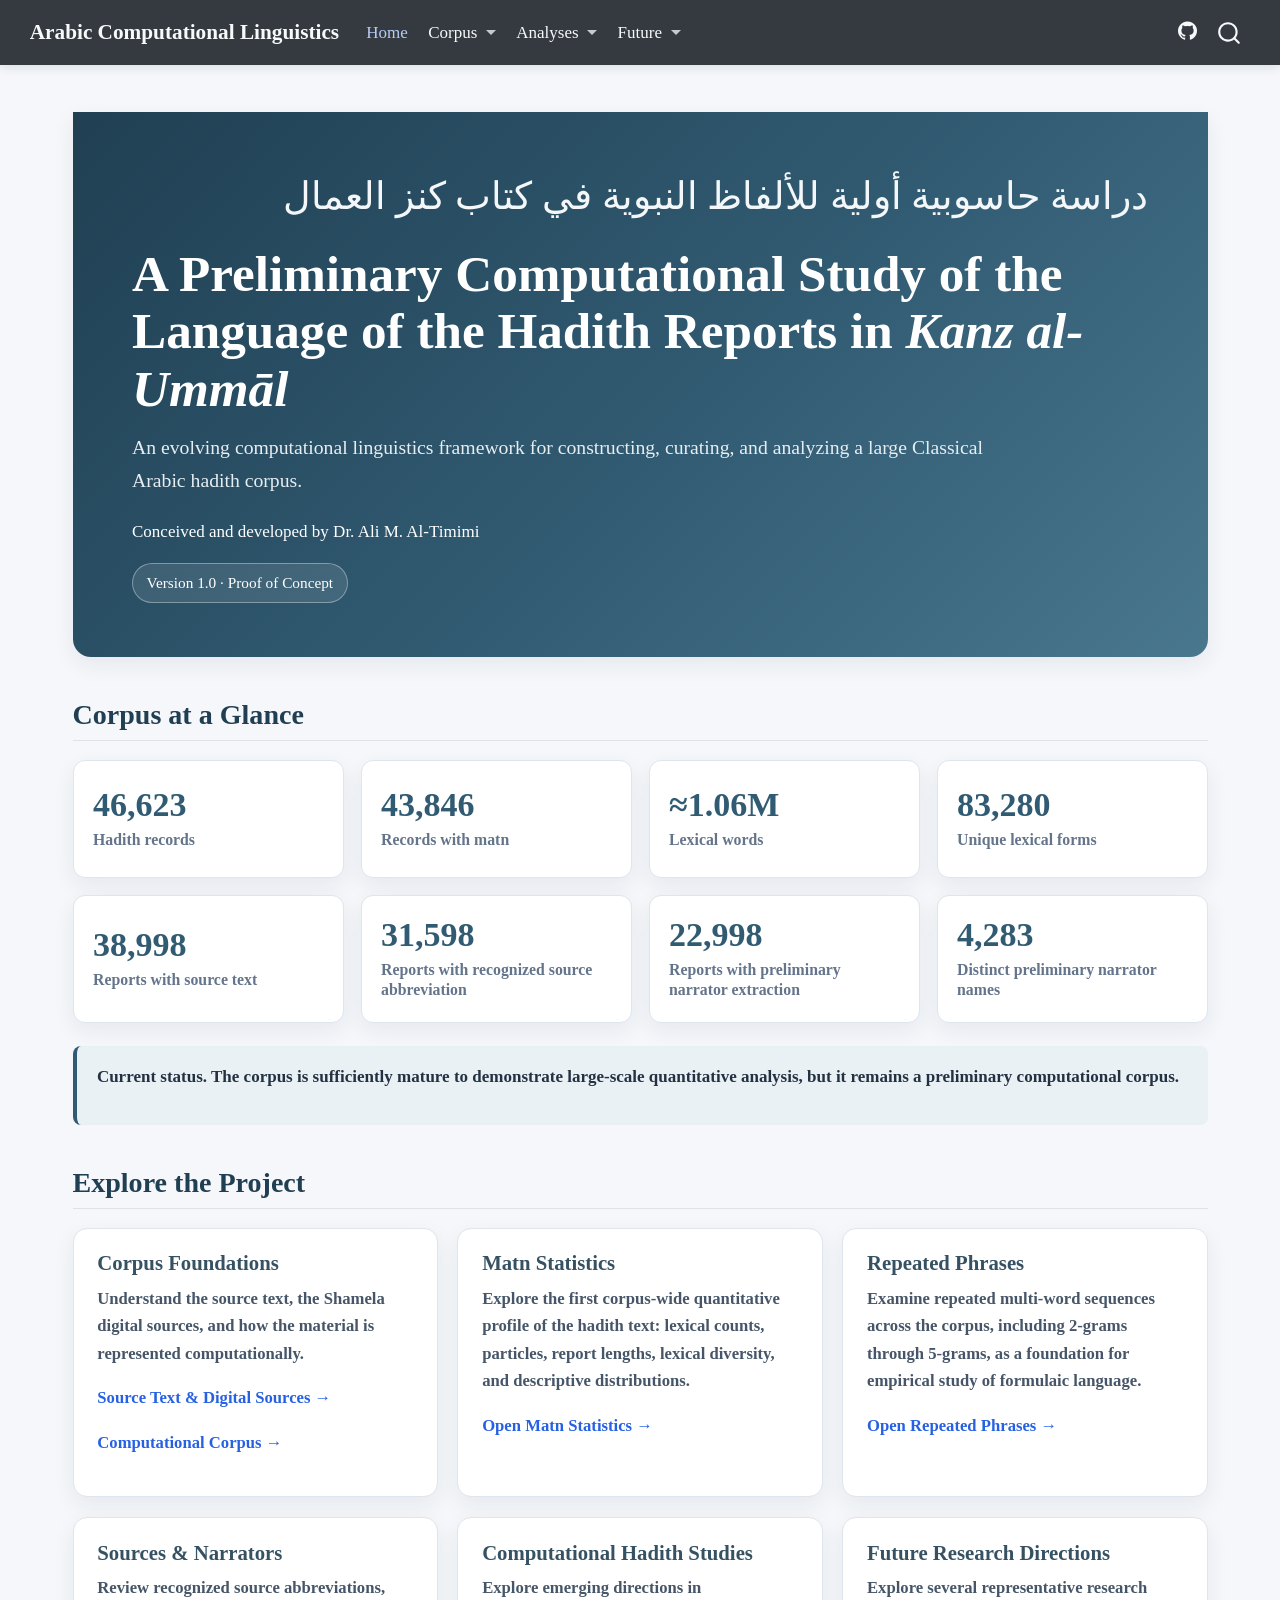
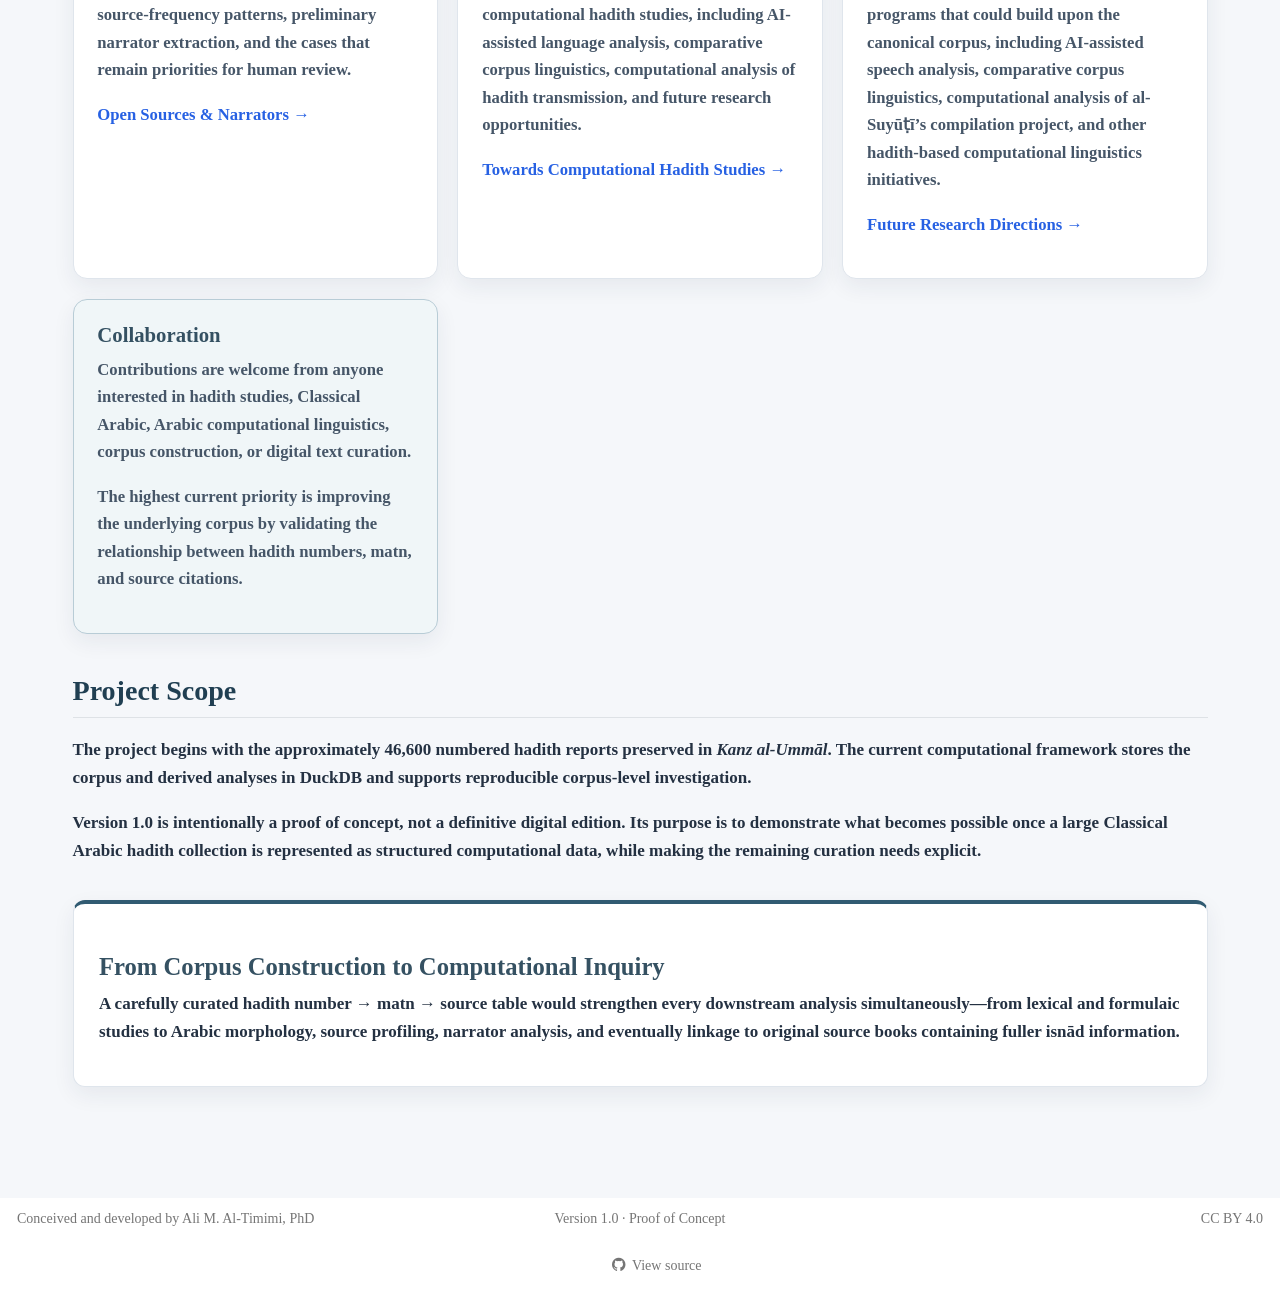
<file: docs/index.html>
<!DOCTYPE html>
<html xmlns="http://www.w3.org/1999/xhtml" lang="en" xml:lang="en"><head>

<meta charset="utf-8">
<meta name="generator" content="quarto-1.9.38">

<meta name="viewport" content="width=device-width, initial-scale=1.0, user-scalable=yes">


<title>Arabic Computational Linguistics</title>
<style>
/* Default styles provided by pandoc.
** See https://pandoc.org/MANUAL.html#variables-for-html for config info.
*/
code{white-space: pre-wrap;}
span.smallcaps{font-variant: small-caps;}
div.columns{display: flex; gap: min(4vw, 1.5em);}
div.column{flex: auto; overflow-x: auto;}
div.hanging-indent{margin-left: 1.5em; text-indent: -1.5em;}
ul.task-list{list-style: none;}
ul.task-list li input[type="checkbox"] {
  width: 0.8em;
  margin: 0 0.8em 0.2em -1em; /* quarto-specific, see https://github.com/quarto-dev/quarto-cli/issues/4556 */ 
  vertical-align: middle;
}
</style>


<script src="site_libs/quarto-nav/quarto-nav.js"></script>
<script src="site_libs/quarto-nav/headroom.min.js"></script>
<script src="site_libs/clipboard/clipboard.min.js"></script>
<script src="site_libs/quarto-search/autocomplete.umd.js"></script>
<script src="site_libs/quarto-search/fuse.min.js"></script>
<script src="site_libs/quarto-search/quarto-search.js"></script>
<meta name="quarto:offset" content="./">
<script src="site_libs/quarto-html/quarto.js" type="module"></script>
<script src="site_libs/quarto-html/tabsets/tabsets.js" type="module"></script>
<script src="site_libs/quarto-html/popper.min.js"></script>
<script src="site_libs/quarto-html/tippy.umd.min.js"></script>
<script src="site_libs/quarto-html/anchor.min.js"></script>
<link href="site_libs/quarto-html/tippy.css" rel="stylesheet">
<link href="site_libs/quarto-html/quarto-syntax-highlighting-15634bcf2e68342d4ad2dfa704d543f6.css" rel="stylesheet" id="quarto-text-highlighting-styles">
<script src="site_libs/bootstrap/bootstrap.min.js"></script>
<link href="site_libs/bootstrap/bootstrap-icons.css" rel="stylesheet">
<link href="site_libs/bootstrap/bootstrap-bb22cb1031d83fa3367499398b846a4e.min.css" rel="stylesheet" append-hash="true" id="quarto-bootstrap" data-mode="light">
<script id="quarto-search-options" type="application/json">{
  "location": "navbar",
  "copy-button": false,
  "collapse-after": 3,
  "panel-placement": "end",
  "type": "overlay",
  "limit": 50,
  "keyboard-shortcut": [
    "f",
    "/",
    "s"
  ],
  "show-item-context": false,
  "language": {
    "search-no-results-text": "No results",
    "search-matching-documents-text": "matching documents",
    "search-copy-link-title": "Copy link to search",
    "search-hide-matches-text": "Hide additional matches",
    "search-more-match-text": "more match in this document",
    "search-more-matches-text": "more matches in this document",
    "search-clear-button-title": "Clear",
    "search-text-placeholder": "",
    "search-detached-cancel-button-title": "Cancel",
    "search-submit-button-title": "Submit",
    "search-label": "Search"
  }
}</script>
<style>html{ scroll-behavior: smooth; }</style>


<link rel="stylesheet" href="styles.css">
</head>

<body class="nav-fixed quarto-light">

<div id="quarto-search-results"></div>
  <header id="quarto-header" class="headroom fixed-top">
    <nav class="navbar navbar-expand-lg " data-bs-theme="dark">
      <div class="navbar-container container-fluid">
      <div class="navbar-brand-container mx-auto">
    <a class="navbar-brand" href="./index.html">
    <span class="navbar-title">Arabic Computational Linguistics</span>
    </a>
  </div>
            <div id="quarto-search" class="" title="Search"></div>
          <button class="navbar-toggler" type="button" data-bs-toggle="collapse" data-bs-target="#navbarCollapse" aria-controls="navbarCollapse" role="menu" aria-expanded="false" aria-label="Toggle navigation" onclick="if (window.quartoToggleHeadroom) { window.quartoToggleHeadroom(); }">
  <span class="navbar-toggler-icon"></span>
</button>
          <div class="collapse navbar-collapse" id="navbarCollapse">
            <ul class="navbar-nav navbar-nav-scroll me-auto">
  <li class="nav-item">
    <a class="nav-link active" href="./index.html" aria-current="page"> 
<span class="menu-text">Home</span></a>
  </li>  
  <li class="nav-item dropdown ">
    <a class="nav-link dropdown-toggle" href="#" id="nav-menu-corpus" role="link" data-bs-toggle="dropdown" aria-expanded="false">
 <span class="menu-text">Corpus</span>
    </a>
    <ul class="dropdown-menu" aria-labelledby="nav-menu-corpus">    
        <li>
    <a class="dropdown-item" href="./01_source_text_and_digital_sources.html">
 <span class="dropdown-text">Source Text &amp; Digital Sources</span></a>
  </li>  
        <li>
    <a class="dropdown-item" href="./02_computational_corpus.html">
 <span class="dropdown-text">Computational Corpus</span></a>
  </li>  
    </ul>
  </li>
  <li class="nav-item dropdown ">
    <a class="nav-link dropdown-toggle" href="#" id="nav-menu-analyses" role="link" data-bs-toggle="dropdown" aria-expanded="false">
 <span class="menu-text">Analyses</span>
    </a>
    <ul class="dropdown-menu" aria-labelledby="nav-menu-analyses">    
        <li>
    <a class="dropdown-item" href="./03_matn_stats.html">
 <span class="dropdown-text">Matn Statistics</span></a>
  </li>  
        <li>
    <a class="dropdown-item" href="./04_repeated_phrases.html">
 <span class="dropdown-text">Repeated Phrases</span></a>
  </li>  
        <li>
    <a class="dropdown-item" href="./05_source_narrator.html">
 <span class="dropdown-text">Sources &amp; Narrators</span></a>
  </li>  
    </ul>
  </li>
  <li class="nav-item dropdown ">
    <a class="nav-link dropdown-toggle" href="#" id="nav-menu-future" role="link" data-bs-toggle="dropdown" aria-expanded="false">
 <span class="menu-text">Future</span>
    </a>
    <ul class="dropdown-menu" aria-labelledby="nav-menu-future">    
        <li>
    <a class="dropdown-item" href="./06_towards_computational_study_prophetic_traditions.html">
 <span class="dropdown-text">Towards Computational Hadith Studies</span></a>
  </li>  
        <li>
    <a class="dropdown-item" href="./07_possible_future_directions.html">
 <span class="dropdown-text">Possible Future Directions</span></a>
  </li>  
    </ul>
  </li>
</ul>
            <ul class="navbar-nav navbar-nav-scroll ms-auto">
  <li class="nav-item compact">
    <a class="nav-link" href="https://github.com/ali-altimimi-phd/arabic-computational-linguistics"> <i class="bi bi-github" role="img" aria-label="GitHub repository">
</i> 
<span class="menu-text"></span></a>
  </li>  
</ul>
          </div> <!-- /navcollapse -->
            <div class="quarto-navbar-tools">
</div>
      </div> <!-- /container-fluid -->
    </nav>
</header>
<!-- content -->
<div id="quarto-content" class="quarto-container page-columns page-rows-contents page-layout-full page-navbar">
<!-- sidebar -->
<!-- margin-sidebar -->
    
<!-- main -->
<main class="content column-page" id="quarto-document-content"><header id="title-block-header" class="quarto-title-block"></header>




<div class="dashboard-hero">
<div class="hero-arabic" lang="ar" dir="rtl">
<p>دراسة حاسوبية أولية للألفاظ النبوية في كتاب كنز العمال</p>
</div>
<section id="a-preliminary-computational-study-of-the-language-of-the-hadith-reports-in-kanz-al-ummāl" class="level1">
<h1>A Preliminary Computational Study of the Language of the Hadith Reports in <em>Kanz al-Ummāl</em></h1>
<div class="hero-subtitle">
<p>An evolving computational linguistics framework for constructing, curating, and analyzing a large Classical Arabic hadith corpus.</p>
</div>
<div class="hero-credit">
<p>Conceived and developed by Dr.&nbsp;Ali M. Al-Timimi</p>
</div>
<div class="status-pill">
Version 1.0 · Proof of Concept
</div>
</section>
</div>
<section id="corpus-at-a-glance" class="level2 dashboard-section-title">
<h2 class="dashboard-section-title anchored" data-anchor-id="corpus-at-a-glance">Corpus at a Glance</h2>
<div class="kpi-grid">
<div class="kpi-card">
<div class="kpi-value">
46,623
</div>
<div class="kpi-label">
Hadith records
</div>
</div>
<div class="kpi-card">
<div class="kpi-value">
43,846
</div>
<div class="kpi-label">
Records with matn
</div>
</div>
<div class="kpi-card">
<div class="kpi-value">
≈1.06M
</div>
<div class="kpi-label">
Lexical words
</div>
</div>
<div class="kpi-card">
<div class="kpi-value">
83,280
</div>
<div class="kpi-label">
Unique lexical forms
</div>
</div>
<div class="kpi-card">
<div class="kpi-value">
38,998
</div>
<div class="kpi-label">
Reports with source text
</div>
</div>
<div class="kpi-card">
<div class="kpi-value">
31,598
</div>
<div class="kpi-label">
Reports with recognized source abbreviation
</div>
</div>
<div class="kpi-card">
<div class="kpi-value">
22,998
</div>
<div class="kpi-label">
Reports with preliminary narrator extraction
</div>
</div>
<div class="kpi-card">
<div class="kpi-value">
4,283
</div>
<div class="kpi-label">
Distinct preliminary narrator names
</div>
</div>
</div>
<div class="dashboard-note">
<p><strong>Current status.</strong> The corpus is sufficiently mature to demonstrate large-scale quantitative analysis, but it remains a preliminary computational corpus.</p>
</div>
</section>
<section id="explore-the-project" class="level2 dashboard-section-title">
<h2 class="dashboard-section-title anchored" data-anchor-id="explore-the-project">Explore the Project</h2>
<div class="dashboard-card-grid">
<section id="corpus-foundations" class="level3 dashboard-card">
<h3 class="anchored" data-anchor-id="corpus-foundations">Corpus Foundations</h3>
<p>Understand the source text, the Shamela digital sources, and how the material is represented computationally.</p>
<p><a href="./01_source_text_and_digital_sources.html">Source Text &amp; Digital Sources →</a></p>
<p><a href="./02_computational_corpus.html">Computational Corpus →</a></p>
</section>
<section id="matn-statistics" class="level3 dashboard-card">
<h3 class="anchored" data-anchor-id="matn-statistics">Matn Statistics</h3>
<p>Explore the first corpus-wide quantitative profile of the hadith text: lexical counts, particles, report lengths, lexical diversity, and descriptive distributions.</p>
<p><a href="./03_matn_stats.html">Open Matn Statistics →</a></p>
</section>
<section id="repeated-phrases" class="level3 dashboard-card">
<h3 class="anchored" data-anchor-id="repeated-phrases">Repeated Phrases</h3>
<p>Examine repeated multi-word sequences across the corpus, including 2-grams through 5-grams, as a foundation for empirical study of formulaic language.</p>
<p><a href="./04_repeated_phrases.html">Open Repeated Phrases →</a></p>
</section>
<section id="sources-narrators" class="level3 dashboard-card">
<h3 class="anchored" data-anchor-id="sources-narrators">Sources &amp; Narrators</h3>
<p>Review recognized source abbreviations, source-frequency patterns, preliminary narrator extraction, and the cases that remain priorities for human review.</p>
<p><a href="./05_source_narrator.html">Open Sources &amp; Narrators →</a></p>
</section>
<section id="computational-hadith-studies" class="level3 dashboard-card">
<h3 class="anchored" data-anchor-id="computational-hadith-studies">Computational Hadith Studies</h3>
<p>Explore emerging directions in computational hadith studies, including AI-assisted language analysis, comparative corpus linguistics, computational analysis of hadith transmission, and future research opportunities.</p>
<p><a href="./06_towards_computational_study_prophetic_traditions.html">Towards Computational Hadith Studies →</a></p>
</section>
<section id="future-research-directions" class="level3 dashboard-card">
<h3 class="anchored" data-anchor-id="future-research-directions">Future Research Directions</h3>
<p>Explore several representative research programs that could build upon the canonical corpus, including AI-assisted speech analysis, comparative corpus linguistics, computational analysis of al-Suyūṭī’s compilation project, and other hadith-based computational linguistics initiatives.</p>
<p><a href="./07_possible_future_directions.html">Future Research Directions →</a></p>
</section>
<section id="collaboration" class="level3 dashboard-card dashboard-card-accent">
<h3 class="anchored" data-anchor-id="collaboration">Collaboration</h3>
<p>Contributions are welcome from anyone interested in hadith studies, Classical Arabic, Arabic computational linguistics, corpus construction, or digital text curation.</p>
<p>The highest current priority is improving the underlying corpus by validating the relationship between <strong>hadith numbers, matn, and source citations</strong>.</p>
</section>
</div>
</section>
<section id="project-scope" class="level2 dashboard-section-title">
<h2 class="dashboard-section-title anchored" data-anchor-id="project-scope">Project Scope</h2>
<p>The project begins with the approximately 46,600 numbered hadith reports preserved in <em>Kanz al-Ummāl</em>. The current computational framework stores the corpus and derived analyses in DuckDB and supports reproducible corpus-level investigation.</p>
<p>Version 1.0 is intentionally a <strong>proof of concept</strong>, not a definitive digital edition. Its purpose is to demonstrate what becomes possible once a large Classical Arabic hadith collection is represented as structured computational data, while making the remaining curation needs explicit.</p>
<section id="from-corpus-construction-to-computational-inquiry" class="level3 dashboard-footer-callout">
<h3 class="anchored" data-anchor-id="from-corpus-construction-to-computational-inquiry">From Corpus Construction to Computational Inquiry</h3>
<p>A carefully curated <strong>hadith number → matn → source</strong> table would strengthen every downstream analysis simultaneously—from lexical and formulaic studies to Arabic morphology, source profiling, narrator analysis, and eventually linkage to original source books containing fuller isnād information.</p>
</section>


</section>

</main> <!-- /main -->
<script id="quarto-html-after-body" type="application/javascript">
  window.document.addEventListener("DOMContentLoaded", function (event) {
    const icon = "";
    const anchorJS = new window.AnchorJS();
    anchorJS.options = {
      placement: 'right',
      icon: icon
    };
    anchorJS.add('.anchored');
    const isCodeAnnotation = (el) => {
      for (const clz of el.classList) {
        if (clz.startsWith('code-annotation-')) {                     
          return true;
        }
      }
      return false;
    }
    const onCopySuccess = function(e) {
      // button target
      const button = e.trigger;
      // don't keep focus
      button.blur();
      // flash "checked"
      button.classList.add('code-copy-button-checked');
      var currentTitle = button.getAttribute("title");
      button.setAttribute("title", "Copied!");
      let tooltip;
      if (window.bootstrap) {
        button.setAttribute("data-bs-toggle", "tooltip");
        button.setAttribute("data-bs-placement", "left");
        button.setAttribute("data-bs-title", "Copied!");
        tooltip = new bootstrap.Tooltip(button, 
          { trigger: "manual", 
            customClass: "code-copy-button-tooltip",
            offset: [0, -8]});
        tooltip.show();    
      }
      setTimeout(function() {
        if (tooltip) {
          tooltip.hide();
          button.removeAttribute("data-bs-title");
          button.removeAttribute("data-bs-toggle");
          button.removeAttribute("data-bs-placement");
        }
        button.setAttribute("title", currentTitle);
        button.classList.remove('code-copy-button-checked');
      }, 1000);
      // clear code selection
      e.clearSelection();
    }
    const getTextToCopy = function(trigger) {
      const outerScaffold = trigger.parentElement.cloneNode(true);
      const codeEl = outerScaffold.querySelector('code');
      for (const childEl of codeEl.children) {
        if (isCodeAnnotation(childEl)) {
          childEl.remove();
        }
      }
      return codeEl.innerText;
    }
    const clipboard = new window.ClipboardJS('.code-copy-button:not([data-in-quarto-modal])', {
      text: getTextToCopy
    });
    clipboard.on('success', onCopySuccess);
    if (window.document.getElementById('quarto-embedded-source-code-modal')) {
      const clipboardModal = new window.ClipboardJS('.code-copy-button[data-in-quarto-modal]', {
        text: getTextToCopy,
        container: window.document.getElementById('quarto-embedded-source-code-modal')
      });
      clipboardModal.on('success', onCopySuccess);
    }
      var localhostRegex = new RegExp(/^(?:http|https):\/\/localhost\:?[0-9]*\//);
      var mailtoRegex = new RegExp(/^mailto:/);
        var filterRegex = new RegExp("https:\/\/ali-altimimi-phd\.github\.io\/arabic-computational-linguistics\/");
      var isInternal = (href) => {
          return filterRegex.test(href) || localhostRegex.test(href) || mailtoRegex.test(href);
      }
      // Inspect non-navigation links and adorn them if external
     var links = window.document.querySelectorAll('a[href]:not(.nav-link):not(.navbar-brand):not(.toc-action):not(.sidebar-link):not(.sidebar-item-toggle):not(.pagination-link):not(.no-external):not([aria-hidden]):not(.dropdown-item):not(.quarto-navigation-tool):not(.about-link)');
      for (var i=0; i<links.length; i++) {
        const link = links[i];
        if (!isInternal(link.href)) {
          // undo the damage that might have been done by quarto-nav.js in the case of
          // links that we want to consider external
          if (link.dataset.originalHref !== undefined) {
            link.href = link.dataset.originalHref;
          }
            // target, if specified
            link.setAttribute("target", "_blank");
            if (link.getAttribute("rel") === null) {
              link.setAttribute("rel", "noopener");
            }
        }
      }
    function tippyHover(el, contentFn, onTriggerFn, onUntriggerFn) {
      const config = {
        allowHTML: true,
        maxWidth: 500,
        delay: 100,
        arrow: false,
        appendTo: function(el) {
            return el.parentElement;
        },
        interactive: true,
        interactiveBorder: 10,
        theme: 'quarto',
        placement: 'bottom-start',
      };
      if (contentFn) {
        config.content = contentFn;
      }
      if (onTriggerFn) {
        config.onTrigger = onTriggerFn;
      }
      if (onUntriggerFn) {
        config.onUntrigger = onUntriggerFn;
      }
      window.tippy(el, config); 
    }
    const noterefs = window.document.querySelectorAll('a[role="doc-noteref"]');
    for (var i=0; i<noterefs.length; i++) {
      const ref = noterefs[i];
      tippyHover(ref, function() {
        // use id or data attribute instead here
        let href = ref.getAttribute('data-footnote-href') || ref.getAttribute('href');
        try { href = new URL(href).hash; } catch {}
        const id = href.replace(/^#\/?/, "");
        const note = window.document.getElementById(id);
        if (note) {
          return note.innerHTML;
        } else {
          return "";
        }
      });
    }
    const xrefs = window.document.querySelectorAll('a.quarto-xref');
    const processXRef = (id, note) => {
      // Strip column container classes
      const stripColumnClz = (el) => {
        el.classList.remove("page-full", "page-columns");
        if (el.children) {
          for (const child of el.children) {
            stripColumnClz(child);
          }
        }
      }
      stripColumnClz(note)
      if (id === null || id.startsWith('sec-')) {
        // Special case sections, only their first couple elements
        const container = document.createElement("div");
        if (note.children && note.children.length > 2) {
          container.appendChild(note.children[0].cloneNode(true));
          for (let i = 1; i < note.children.length; i++) {
            const child = note.children[i];
            if (child.tagName === "P" && child.innerText === "") {
              continue;
            } else {
              container.appendChild(child.cloneNode(true));
              break;
            }
          }
          if (window.Quarto?.typesetMath) {
            window.Quarto.typesetMath(container);
          }
          return container.innerHTML
        } else {
          if (window.Quarto?.typesetMath) {
            window.Quarto.typesetMath(note);
          }
          return note.innerHTML;
        }
      } else {
        // Remove any anchor links if they are present
        const anchorLink = note.querySelector('a.anchorjs-link');
        if (anchorLink) {
          anchorLink.remove();
        }
        if (window.Quarto?.typesetMath) {
          window.Quarto.typesetMath(note);
        }
        if (note.classList.contains("callout")) {
          return note.outerHTML;
        } else {
          return note.innerHTML;
        }
      }
    }
    for (var i=0; i<xrefs.length; i++) {
      const xref = xrefs[i];
      tippyHover(xref, undefined, function(instance) {
        instance.disable();
        let url = xref.getAttribute('href');
        let hash = undefined; 
        if (url.startsWith('#')) {
          hash = url;
        } else {
          try { hash = new URL(url).hash; } catch {}
        }
        if (hash) {
          const id = hash.replace(/^#\/?/, "");
          const note = window.document.getElementById(id);
          if (note !== null) {
            try {
              const html = processXRef(id, note.cloneNode(true));
              instance.setContent(html);
            } finally {
              instance.enable();
              instance.show();
            }
          } else {
            // See if we can fetch this
            fetch(url.split('#')[0])
            .then(res => res.text())
            .then(html => {
              const parser = new DOMParser();
              const htmlDoc = parser.parseFromString(html, "text/html");
              const note = htmlDoc.getElementById(id);
              if (note !== null) {
                const html = processXRef(id, note);
                instance.setContent(html);
              } 
            }).finally(() => {
              instance.enable();
              instance.show();
            });
          }
        } else {
          // See if we can fetch a full url (with no hash to target)
          // This is a special case and we should probably do some content thinning / targeting
          fetch(url)
          .then(res => res.text())
          .then(html => {
            const parser = new DOMParser();
            const htmlDoc = parser.parseFromString(html, "text/html");
            const note = htmlDoc.querySelector('main.content');
            if (note !== null) {
              // This should only happen for chapter cross references
              // (since there is no id in the URL)
              // remove the first header
              if (note.children.length > 0 && note.children[0].tagName === "HEADER") {
                note.children[0].remove();
              }
              const html = processXRef(null, note);
              instance.setContent(html);
            } 
          }).finally(() => {
            instance.enable();
            instance.show();
          });
        }
      }, function(instance) {
      });
    }
        let selectedAnnoteEl;
        const selectorForAnnotation = ( cell, annotation) => {
          let cellAttr = 'data-code-cell="' + cell + '"';
          let lineAttr = 'data-code-annotation="' +  annotation + '"';
          const selector = 'span[' + cellAttr + '][' + lineAttr + ']';
          return selector;
        }
        const selectCodeLines = (annoteEl) => {
          const doc = window.document;
          const targetCell = annoteEl.getAttribute("data-target-cell");
          const targetAnnotation = annoteEl.getAttribute("data-target-annotation");
          const annoteSpan = window.document.querySelector(selectorForAnnotation(targetCell, targetAnnotation));
          const lines = annoteSpan.getAttribute("data-code-lines").split(",");
          const lineIds = lines.map((line) => {
            return targetCell + "-" + line;
          })
          let top = null;
          let height = null;
          let parent = null;
          if (lineIds.length > 0) {
              //compute the position of the single el (top and bottom and make a div)
              const el = window.document.getElementById(lineIds[0]);
              top = el.offsetTop;
              height = el.offsetHeight;
              parent = el.parentElement.parentElement;
            if (lineIds.length > 1) {
              const lastEl = window.document.getElementById(lineIds[lineIds.length - 1]);
              const bottom = lastEl.offsetTop + lastEl.offsetHeight;
              height = bottom - top;
            }
            if (top !== null && height !== null && parent !== null) {
              // cook up a div (if necessary) and position it 
              let div = window.document.getElementById("code-annotation-line-highlight");
              if (div === null) {
                div = window.document.createElement("div");
                div.setAttribute("id", "code-annotation-line-highlight");
                div.style.position = 'absolute';
                parent.appendChild(div);
              }
              div.style.top = top - 2 + "px";
              div.style.height = height + 4 + "px";
              div.style.left = 0;
              let gutterDiv = window.document.getElementById("code-annotation-line-highlight-gutter");
              if (gutterDiv === null) {
                gutterDiv = window.document.createElement("div");
                gutterDiv.setAttribute("id", "code-annotation-line-highlight-gutter");
                gutterDiv.style.position = 'absolute';
                const codeCell = window.document.getElementById(targetCell);
                const gutter = codeCell.querySelector('.code-annotation-gutter');
                gutter.appendChild(gutterDiv);
              }
              gutterDiv.style.top = top - 2 + "px";
              gutterDiv.style.height = height + 4 + "px";
            }
            selectedAnnoteEl = annoteEl;
          }
        };
        const unselectCodeLines = () => {
          const elementsIds = ["code-annotation-line-highlight", "code-annotation-line-highlight-gutter"];
          elementsIds.forEach((elId) => {
            const div = window.document.getElementById(elId);
            if (div) {
              div.remove();
            }
          });
          selectedAnnoteEl = undefined;
        };
          // Handle positioning of the toggle
      window.addEventListener(
        "resize",
        throttle(() => {
          elRect = undefined;
          if (selectedAnnoteEl) {
            selectCodeLines(selectedAnnoteEl);
          }
        }, 10)
      );
      function throttle(fn, ms) {
      let throttle = false;
      let timer;
        return (...args) => {
          if(!throttle) { // first call gets through
              fn.apply(this, args);
              throttle = true;
          } else { // all the others get throttled
              if(timer) clearTimeout(timer); // cancel #2
              timer = setTimeout(() => {
                fn.apply(this, args);
                timer = throttle = false;
              }, ms);
          }
        };
      }
        // Attach click handler to the DT
        const annoteDls = window.document.querySelectorAll('dt[data-target-cell]');
        for (const annoteDlNode of annoteDls) {
          annoteDlNode.addEventListener('click', (event) => {
            const clickedEl = event.target;
            if (clickedEl !== selectedAnnoteEl) {
              unselectCodeLines();
              const activeEl = window.document.querySelector('dt[data-target-cell].code-annotation-active');
              if (activeEl) {
                activeEl.classList.remove('code-annotation-active');
              }
              selectCodeLines(clickedEl);
              clickedEl.classList.add('code-annotation-active');
            } else {
              // Unselect the line
              unselectCodeLines();
              clickedEl.classList.remove('code-annotation-active');
            }
          });
        }
    const findCites = (el) => {
      const parentEl = el.parentElement;
      if (parentEl) {
        const cites = parentEl.dataset.cites;
        if (cites) {
          return {
            el,
            cites: cites.split(' ')
          };
        } else {
          return findCites(el.parentElement)
        }
      } else {
        return undefined;
      }
    };
    var bibliorefs = window.document.querySelectorAll('a[role="doc-biblioref"]');
    for (var i=0; i<bibliorefs.length; i++) {
      const ref = bibliorefs[i];
      const citeInfo = findCites(ref);
      if (citeInfo) {
        tippyHover(citeInfo.el, function() {
          var popup = window.document.createElement('div');
          citeInfo.cites.forEach(function(cite) {
            var citeDiv = window.document.createElement('div');
            citeDiv.classList.add('hanging-indent');
            citeDiv.classList.add('csl-entry');
            var biblioDiv = window.document.getElementById('ref-' + cite);
            if (biblioDiv) {
              citeDiv.innerHTML = biblioDiv.innerHTML;
            }
            popup.appendChild(citeDiv);
          });
          return popup.innerHTML;
        });
      }
    }
  });
  </script>
</div> <!-- /content -->
<footer class="footer">
  <div class="nav-footer">
    <div class="nav-footer-left">
<p>Conceived and developed by Ali M. Al-Timimi, PhD</p>
</div>   
    <div class="nav-footer-center">
<p>Version 1.0 · Proof of Concept</p>
<div class="toc-actions"><ul><li><a href="https://github.com/ali-altimimi-phd/arabic-computational-linguistics/blob/main/index.qmd" class="toc-action"><i class="bi bi-github"></i>View source</a></li></ul></div></div>
    <div class="nav-footer-right">
<p>CC BY 4.0</p>
</div>
  </div>
</footer>




<script src="site_libs/quarto-html/zenscroll-min.js"></script>
</body></html>
</file>
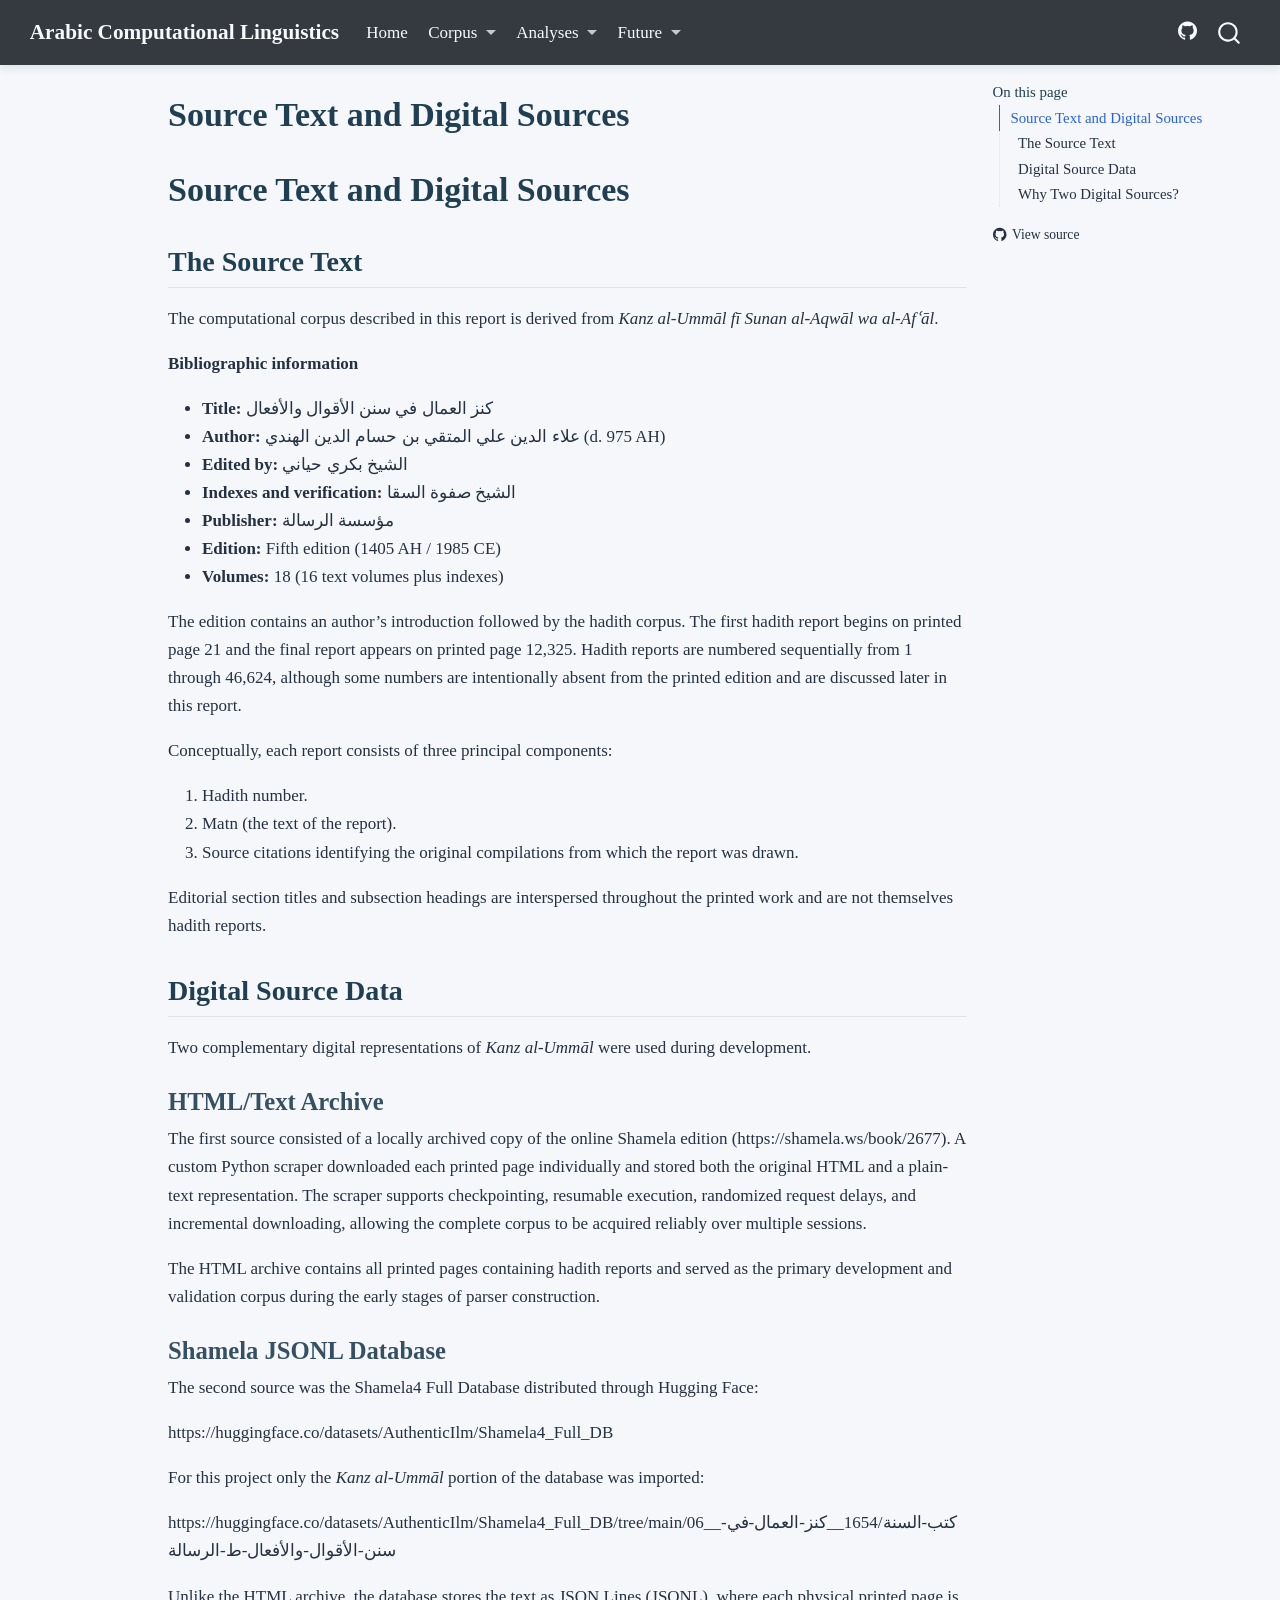
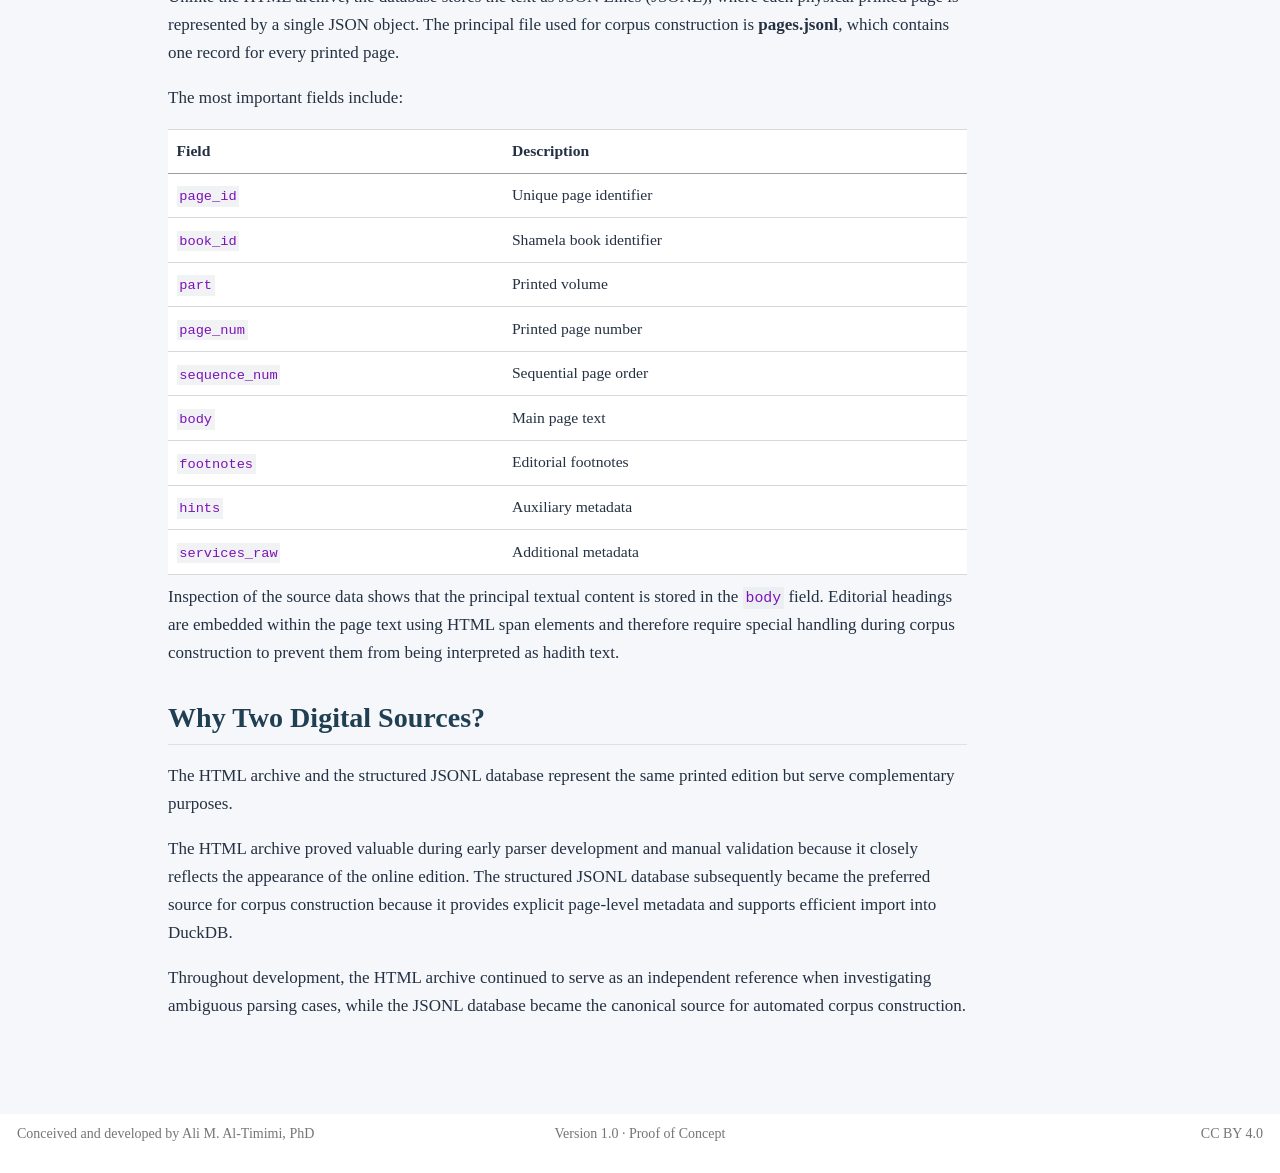
<file: docs/01_source_text_and_digital_sources.html>
<!DOCTYPE html>
<html xmlns="http://www.w3.org/1999/xhtml" lang="en" xml:lang="en"><head>

<meta charset="utf-8">
<meta name="generator" content="quarto-1.9.38">

<meta name="viewport" content="width=device-width, initial-scale=1.0, user-scalable=yes">


<title>Source Text and Digital Sources – Arabic Computational Linguistics</title>
<style>
/* Default styles provided by pandoc.
** See https://pandoc.org/MANUAL.html#variables-for-html for config info.
*/
code{white-space: pre-wrap;}
span.smallcaps{font-variant: small-caps;}
div.columns{display: flex; gap: min(4vw, 1.5em);}
div.column{flex: auto; overflow-x: auto;}
div.hanging-indent{margin-left: 1.5em; text-indent: -1.5em;}
ul.task-list{list-style: none;}
ul.task-list li input[type="checkbox"] {
  width: 0.8em;
  margin: 0 0.8em 0.2em -1em; /* quarto-specific, see https://github.com/quarto-dev/quarto-cli/issues/4556 */ 
  vertical-align: middle;
}
</style>


<script src="site_libs/quarto-nav/quarto-nav.js"></script>
<script src="site_libs/quarto-nav/headroom.min.js"></script>
<script src="site_libs/clipboard/clipboard.min.js"></script>
<script src="site_libs/quarto-search/autocomplete.umd.js"></script>
<script src="site_libs/quarto-search/fuse.min.js"></script>
<script src="site_libs/quarto-search/quarto-search.js"></script>
<meta name="quarto:offset" content="./">
<script src="site_libs/quarto-html/quarto.js" type="module"></script>
<script src="site_libs/quarto-html/tabsets/tabsets.js" type="module"></script>
<script src="site_libs/quarto-html/popper.min.js"></script>
<script src="site_libs/quarto-html/tippy.umd.min.js"></script>
<script src="site_libs/quarto-html/anchor.min.js"></script>
<link href="site_libs/quarto-html/tippy.css" rel="stylesheet">
<link href="site_libs/quarto-html/quarto-syntax-highlighting-15634bcf2e68342d4ad2dfa704d543f6.css" rel="stylesheet" id="quarto-text-highlighting-styles">
<script src="site_libs/bootstrap/bootstrap.min.js"></script>
<link href="site_libs/bootstrap/bootstrap-icons.css" rel="stylesheet">
<link href="site_libs/bootstrap/bootstrap-bb22cb1031d83fa3367499398b846a4e.min.css" rel="stylesheet" append-hash="true" id="quarto-bootstrap" data-mode="light">
<script id="quarto-search-options" type="application/json">{
  "location": "navbar",
  "copy-button": false,
  "collapse-after": 3,
  "panel-placement": "end",
  "type": "overlay",
  "limit": 50,
  "keyboard-shortcut": [
    "f",
    "/",
    "s"
  ],
  "show-item-context": false,
  "language": {
    "search-no-results-text": "No results",
    "search-matching-documents-text": "matching documents",
    "search-copy-link-title": "Copy link to search",
    "search-hide-matches-text": "Hide additional matches",
    "search-more-match-text": "more match in this document",
    "search-more-matches-text": "more matches in this document",
    "search-clear-button-title": "Clear",
    "search-text-placeholder": "",
    "search-detached-cancel-button-title": "Cancel",
    "search-submit-button-title": "Submit",
    "search-label": "Search"
  }
}</script>
<style>html{ scroll-behavior: smooth; }</style>


<link rel="stylesheet" href="styles.css">
</head>

<body class="nav-fixed quarto-light">

<div id="quarto-search-results"></div>
  <header id="quarto-header" class="headroom fixed-top">
    <nav class="navbar navbar-expand-lg " data-bs-theme="dark">
      <div class="navbar-container container-fluid">
      <div class="navbar-brand-container mx-auto">
    <a class="navbar-brand" href="./index.html">
    <span class="navbar-title">Arabic Computational Linguistics</span>
    </a>
  </div>
            <div id="quarto-search" class="" title="Search"></div>
          <button class="navbar-toggler" type="button" data-bs-toggle="collapse" data-bs-target="#navbarCollapse" aria-controls="navbarCollapse" role="menu" aria-expanded="false" aria-label="Toggle navigation" onclick="if (window.quartoToggleHeadroom) { window.quartoToggleHeadroom(); }">
  <span class="navbar-toggler-icon"></span>
</button>
          <div class="collapse navbar-collapse" id="navbarCollapse">
            <ul class="navbar-nav navbar-nav-scroll me-auto">
  <li class="nav-item">
    <a class="nav-link" href="./index.html"> 
<span class="menu-text">Home</span></a>
  </li>  
  <li class="nav-item dropdown ">
    <a class="nav-link dropdown-toggle" href="#" id="nav-menu-corpus" role="link" data-bs-toggle="dropdown" aria-expanded="false">
 <span class="menu-text">Corpus</span>
    </a>
    <ul class="dropdown-menu" aria-labelledby="nav-menu-corpus">    
        <li>
    <a class="dropdown-item" href="./01_source_text_and_digital_sources.html">
 <span class="dropdown-text">Source Text &amp; Digital Sources</span></a>
  </li>  
        <li>
    <a class="dropdown-item" href="./02_computational_corpus.html">
 <span class="dropdown-text">Computational Corpus</span></a>
  </li>  
    </ul>
  </li>
  <li class="nav-item dropdown ">
    <a class="nav-link dropdown-toggle" href="#" id="nav-menu-analyses" role="link" data-bs-toggle="dropdown" aria-expanded="false">
 <span class="menu-text">Analyses</span>
    </a>
    <ul class="dropdown-menu" aria-labelledby="nav-menu-analyses">    
        <li>
    <a class="dropdown-item" href="./03_matn_stats.html">
 <span class="dropdown-text">Matn Statistics</span></a>
  </li>  
        <li>
    <a class="dropdown-item" href="./04_repeated_phrases.html">
 <span class="dropdown-text">Repeated Phrases</span></a>
  </li>  
        <li>
    <a class="dropdown-item" href="./05_source_narrator.html">
 <span class="dropdown-text">Sources &amp; Narrators</span></a>
  </li>  
    </ul>
  </li>
  <li class="nav-item dropdown ">
    <a class="nav-link dropdown-toggle" href="#" id="nav-menu-future" role="link" data-bs-toggle="dropdown" aria-expanded="false">
 <span class="menu-text">Future</span>
    </a>
    <ul class="dropdown-menu" aria-labelledby="nav-menu-future">    
        <li>
    <a class="dropdown-item" href="./06_towards_computational_study_prophetic_traditions.html">
 <span class="dropdown-text">Towards Computational Hadith Studies</span></a>
  </li>  
        <li>
    <a class="dropdown-item" href="./07_possible_future_directions.html">
 <span class="dropdown-text">Possible Future Directions</span></a>
  </li>  
    </ul>
  </li>
</ul>
            <ul class="navbar-nav navbar-nav-scroll ms-auto">
  <li class="nav-item compact">
    <a class="nav-link" href="https://github.com/ali-altimimi-phd/arabic-computational-linguistics"> <i class="bi bi-github" role="img" aria-label="GitHub repository">
</i> 
<span class="menu-text"></span></a>
  </li>  
</ul>
          </div> <!-- /navcollapse -->
            <div class="quarto-navbar-tools">
</div>
      </div> <!-- /container-fluid -->
    </nav>
</header>
<!-- content -->
<div id="quarto-content" class="quarto-container page-columns page-rows-contents page-layout-article page-navbar">
<!-- sidebar -->
<!-- margin-sidebar -->
    <div id="quarto-margin-sidebar" class="sidebar margin-sidebar">
        <nav id="TOC" role="doc-toc" class="toc-active">
    <h2 id="toc-title">On this page</h2>
   
  <ul>
  <li><a href="#source-text-and-digital-sources" id="toc-source-text-and-digital-sources" class="nav-link active" data-scroll-target="#source-text-and-digital-sources">Source Text and Digital Sources</a>
  <ul class="collapse">
  <li><a href="#the-source-text" id="toc-the-source-text" class="nav-link" data-scroll-target="#the-source-text">The Source Text</a></li>
  <li><a href="#digital-source-data" id="toc-digital-source-data" class="nav-link" data-scroll-target="#digital-source-data">Digital Source Data</a>
  <ul class="collapse">
  <li><a href="#htmltext-archive" id="toc-htmltext-archive" class="nav-link" data-scroll-target="#htmltext-archive">HTML/Text Archive</a></li>
  <li><a href="#shamela-jsonl-database" id="toc-shamela-jsonl-database" class="nav-link" data-scroll-target="#shamela-jsonl-database">Shamela JSONL Database</a></li>
  </ul></li>
  <li><a href="#why-two-digital-sources" id="toc-why-two-digital-sources" class="nav-link" data-scroll-target="#why-two-digital-sources">Why Two Digital Sources?</a></li>
  </ul></li>
  </ul>
<div class="toc-actions"><ul><li><a href="https://github.com/ali-altimimi-phd/arabic-computational-linguistics/blob/main/01_source_text_and_digital_sources.qmd" class="toc-action"><i class="bi bi-github"></i>View source</a></li></ul></div></nav>
    </div>
<!-- main -->
<main class="content" id="quarto-document-content">

<header id="title-block-header" class="quarto-title-block default">
<div class="quarto-title">
<h1 class="title">Source Text and Digital Sources</h1>
</div>



<div class="quarto-title-meta">

    
  
    
  </div>
  


</header>


<section id="source-text-and-digital-sources" class="level1">
<h1>Source Text and Digital Sources</h1>
<section id="the-source-text" class="level2">
<h2 class="anchored" data-anchor-id="the-source-text">The Source Text</h2>
<p>The computational corpus described in this report is derived from <em>Kanz al-Ummāl fī Sunan al-Aqwāl wa al-Afʿāl</em>.</p>
<p><strong>Bibliographic information</strong></p>
<ul>
<li><strong>Title:</strong> كنز العمال في سنن الأقوال والأفعال</li>
<li><strong>Author:</strong> علاء الدين علي المتقي بن حسام الدين الهندي (d.&nbsp;975 AH)</li>
<li><strong>Edited by:</strong> الشيخ بكري حياني</li>
<li><strong>Indexes and verification:</strong> الشيخ صفوة السقا</li>
<li><strong>Publisher:</strong> مؤسسة الرسالة</li>
<li><strong>Edition:</strong> Fifth edition (1405 AH / 1985 CE)</li>
<li><strong>Volumes:</strong> 18 (16 text volumes plus indexes)</li>
</ul>
<p>The edition contains an author’s introduction followed by the hadith corpus. The first hadith report begins on printed page 21 and the final report appears on printed page 12,325. Hadith reports are numbered sequentially from 1 through 46,624, although some numbers are intentionally absent from the printed edition and are discussed later in this report.</p>
<p>Conceptually, each report consists of three principal components:</p>
<ol type="1">
<li>Hadith number.</li>
<li>Matn (the text of the report).</li>
<li>Source citations identifying the original compilations from which the report was drawn.</li>
</ol>
<p>Editorial section titles and subsection headings are interspersed throughout the printed work and are not themselves hadith reports.</p>
</section>
<section id="digital-source-data" class="level2">
<h2 class="anchored" data-anchor-id="digital-source-data">Digital Source Data</h2>
<p>Two complementary digital representations of <em>Kanz al-Ummāl</em> were used during development.</p>
<section id="htmltext-archive" class="level3">
<h3 class="anchored" data-anchor-id="htmltext-archive">HTML/Text Archive</h3>
<p>The first source consisted of a locally archived copy of the online Shamela edition (https://shamela.ws/book/2677). A custom Python scraper downloaded each printed page individually and stored both the original HTML and a plain-text representation. The scraper supports checkpointing, resumable execution, randomized request delays, and incremental downloading, allowing the complete corpus to be acquired reliably over multiple sessions.</p>
<p>The HTML archive contains all printed pages containing hadith reports and served as the primary development and validation corpus during the early stages of parser construction.</p>
</section>
<section id="shamela-jsonl-database" class="level3">
<h3 class="anchored" data-anchor-id="shamela-jsonl-database">Shamela JSONL Database</h3>
<p>The second source was the Shamela4 Full Database distributed through Hugging Face:</p>
<p>https://huggingface.co/datasets/AuthenticIlm/Shamela4_Full_DB</p>
<p>For this project only the <em>Kanz al-Ummāl</em> portion of the database was imported:</p>
<p>https://huggingface.co/datasets/AuthenticIlm/Shamela4_Full_DB/tree/main/06__كتب-السنة/1654__كنز-العمال-في-سنن-الأقوال-والأفعال-ط-الرسالة</p>
<p>Unlike the HTML archive, the database stores the text as JSON Lines (JSONL), where each physical printed page is represented by a single JSON object. The principal file used for corpus construction is <strong>pages.jsonl</strong>, which contains one record for every printed page.</p>
<p>The most important fields include:</p>
<table class="caption-top table">
<thead>
<tr class="header">
<th>Field</th>
<th>Description</th>
</tr>
</thead>
<tbody>
<tr class="odd">
<td><code>page_id</code></td>
<td>Unique page identifier</td>
</tr>
<tr class="even">
<td><code>book_id</code></td>
<td>Shamela book identifier</td>
</tr>
<tr class="odd">
<td><code>part</code></td>
<td>Printed volume</td>
</tr>
<tr class="even">
<td><code>page_num</code></td>
<td>Printed page number</td>
</tr>
<tr class="odd">
<td><code>sequence_num</code></td>
<td>Sequential page order</td>
</tr>
<tr class="even">
<td><code>body</code></td>
<td>Main page text</td>
</tr>
<tr class="odd">
<td><code>footnotes</code></td>
<td>Editorial footnotes</td>
</tr>
<tr class="even">
<td><code>hints</code></td>
<td>Auxiliary metadata</td>
</tr>
<tr class="odd">
<td><code>services_raw</code></td>
<td>Additional metadata</td>
</tr>
</tbody>
</table>
<p>Inspection of the source data shows that the principal textual content is stored in the <code>body</code> field. Editorial headings are embedded within the page text using HTML span elements and therefore require special handling during corpus construction to prevent them from being interpreted as hadith text.</p>
</section>
</section>
<section id="why-two-digital-sources" class="level2">
<h2 class="anchored" data-anchor-id="why-two-digital-sources">Why Two Digital Sources?</h2>
<p>The HTML archive and the structured JSONL database represent the same printed edition but serve complementary purposes.</p>
<p>The HTML archive proved valuable during early parser development and manual validation because it closely reflects the appearance of the online edition. The structured JSONL database subsequently became the preferred source for corpus construction because it provides explicit page-level metadata and supports efficient import into DuckDB.</p>
<p>Throughout development, the HTML archive continued to serve as an independent reference when investigating ambiguous parsing cases, while the JSONL database became the canonical source for automated corpus construction.</p>


</section>
</section>

</main> <!-- /main -->
<script id="quarto-html-after-body" type="application/javascript">
  window.document.addEventListener("DOMContentLoaded", function (event) {
    const icon = "";
    const anchorJS = new window.AnchorJS();
    anchorJS.options = {
      placement: 'right',
      icon: icon
    };
    anchorJS.add('.anchored');
    const isCodeAnnotation = (el) => {
      for (const clz of el.classList) {
        if (clz.startsWith('code-annotation-')) {                     
          return true;
        }
      }
      return false;
    }
    const onCopySuccess = function(e) {
      // button target
      const button = e.trigger;
      // don't keep focus
      button.blur();
      // flash "checked"
      button.classList.add('code-copy-button-checked');
      var currentTitle = button.getAttribute("title");
      button.setAttribute("title", "Copied!");
      let tooltip;
      if (window.bootstrap) {
        button.setAttribute("data-bs-toggle", "tooltip");
        button.setAttribute("data-bs-placement", "left");
        button.setAttribute("data-bs-title", "Copied!");
        tooltip = new bootstrap.Tooltip(button, 
          { trigger: "manual", 
            customClass: "code-copy-button-tooltip",
            offset: [0, -8]});
        tooltip.show();    
      }
      setTimeout(function() {
        if (tooltip) {
          tooltip.hide();
          button.removeAttribute("data-bs-title");
          button.removeAttribute("data-bs-toggle");
          button.removeAttribute("data-bs-placement");
        }
        button.setAttribute("title", currentTitle);
        button.classList.remove('code-copy-button-checked');
      }, 1000);
      // clear code selection
      e.clearSelection();
    }
    const getTextToCopy = function(trigger) {
      const outerScaffold = trigger.parentElement.cloneNode(true);
      const codeEl = outerScaffold.querySelector('code');
      for (const childEl of codeEl.children) {
        if (isCodeAnnotation(childEl)) {
          childEl.remove();
        }
      }
      return codeEl.innerText;
    }
    const clipboard = new window.ClipboardJS('.code-copy-button:not([data-in-quarto-modal])', {
      text: getTextToCopy
    });
    clipboard.on('success', onCopySuccess);
    if (window.document.getElementById('quarto-embedded-source-code-modal')) {
      const clipboardModal = new window.ClipboardJS('.code-copy-button[data-in-quarto-modal]', {
        text: getTextToCopy,
        container: window.document.getElementById('quarto-embedded-source-code-modal')
      });
      clipboardModal.on('success', onCopySuccess);
    }
      var localhostRegex = new RegExp(/^(?:http|https):\/\/localhost\:?[0-9]*\//);
      var mailtoRegex = new RegExp(/^mailto:/);
        var filterRegex = new RegExp("https:\/\/ali-altimimi-phd\.github\.io\/arabic-computational-linguistics\/");
      var isInternal = (href) => {
          return filterRegex.test(href) || localhostRegex.test(href) || mailtoRegex.test(href);
      }
      // Inspect non-navigation links and adorn them if external
     var links = window.document.querySelectorAll('a[href]:not(.nav-link):not(.navbar-brand):not(.toc-action):not(.sidebar-link):not(.sidebar-item-toggle):not(.pagination-link):not(.no-external):not([aria-hidden]):not(.dropdown-item):not(.quarto-navigation-tool):not(.about-link)');
      for (var i=0; i<links.length; i++) {
        const link = links[i];
        if (!isInternal(link.href)) {
          // undo the damage that might have been done by quarto-nav.js in the case of
          // links that we want to consider external
          if (link.dataset.originalHref !== undefined) {
            link.href = link.dataset.originalHref;
          }
            // target, if specified
            link.setAttribute("target", "_blank");
            if (link.getAttribute("rel") === null) {
              link.setAttribute("rel", "noopener");
            }
        }
      }
    function tippyHover(el, contentFn, onTriggerFn, onUntriggerFn) {
      const config = {
        allowHTML: true,
        maxWidth: 500,
        delay: 100,
        arrow: false,
        appendTo: function(el) {
            return el.parentElement;
        },
        interactive: true,
        interactiveBorder: 10,
        theme: 'quarto',
        placement: 'bottom-start',
      };
      if (contentFn) {
        config.content = contentFn;
      }
      if (onTriggerFn) {
        config.onTrigger = onTriggerFn;
      }
      if (onUntriggerFn) {
        config.onUntrigger = onUntriggerFn;
      }
      window.tippy(el, config); 
    }
    const noterefs = window.document.querySelectorAll('a[role="doc-noteref"]');
    for (var i=0; i<noterefs.length; i++) {
      const ref = noterefs[i];
      tippyHover(ref, function() {
        // use id or data attribute instead here
        let href = ref.getAttribute('data-footnote-href') || ref.getAttribute('href');
        try { href = new URL(href).hash; } catch {}
        const id = href.replace(/^#\/?/, "");
        const note = window.document.getElementById(id);
        if (note) {
          return note.innerHTML;
        } else {
          return "";
        }
      });
    }
    const xrefs = window.document.querySelectorAll('a.quarto-xref');
    const processXRef = (id, note) => {
      // Strip column container classes
      const stripColumnClz = (el) => {
        el.classList.remove("page-full", "page-columns");
        if (el.children) {
          for (const child of el.children) {
            stripColumnClz(child);
          }
        }
      }
      stripColumnClz(note)
      if (id === null || id.startsWith('sec-')) {
        // Special case sections, only their first couple elements
        const container = document.createElement("div");
        if (note.children && note.children.length > 2) {
          container.appendChild(note.children[0].cloneNode(true));
          for (let i = 1; i < note.children.length; i++) {
            const child = note.children[i];
            if (child.tagName === "P" && child.innerText === "") {
              continue;
            } else {
              container.appendChild(child.cloneNode(true));
              break;
            }
          }
          if (window.Quarto?.typesetMath) {
            window.Quarto.typesetMath(container);
          }
          return container.innerHTML
        } else {
          if (window.Quarto?.typesetMath) {
            window.Quarto.typesetMath(note);
          }
          return note.innerHTML;
        }
      } else {
        // Remove any anchor links if they are present
        const anchorLink = note.querySelector('a.anchorjs-link');
        if (anchorLink) {
          anchorLink.remove();
        }
        if (window.Quarto?.typesetMath) {
          window.Quarto.typesetMath(note);
        }
        if (note.classList.contains("callout")) {
          return note.outerHTML;
        } else {
          return note.innerHTML;
        }
      }
    }
    for (var i=0; i<xrefs.length; i++) {
      const xref = xrefs[i];
      tippyHover(xref, undefined, function(instance) {
        instance.disable();
        let url = xref.getAttribute('href');
        let hash = undefined; 
        if (url.startsWith('#')) {
          hash = url;
        } else {
          try { hash = new URL(url).hash; } catch {}
        }
        if (hash) {
          const id = hash.replace(/^#\/?/, "");
          const note = window.document.getElementById(id);
          if (note !== null) {
            try {
              const html = processXRef(id, note.cloneNode(true));
              instance.setContent(html);
            } finally {
              instance.enable();
              instance.show();
            }
          } else {
            // See if we can fetch this
            fetch(url.split('#')[0])
            .then(res => res.text())
            .then(html => {
              const parser = new DOMParser();
              const htmlDoc = parser.parseFromString(html, "text/html");
              const note = htmlDoc.getElementById(id);
              if (note !== null) {
                const html = processXRef(id, note);
                instance.setContent(html);
              } 
            }).finally(() => {
              instance.enable();
              instance.show();
            });
          }
        } else {
          // See if we can fetch a full url (with no hash to target)
          // This is a special case and we should probably do some content thinning / targeting
          fetch(url)
          .then(res => res.text())
          .then(html => {
            const parser = new DOMParser();
            const htmlDoc = parser.parseFromString(html, "text/html");
            const note = htmlDoc.querySelector('main.content');
            if (note !== null) {
              // This should only happen for chapter cross references
              // (since there is no id in the URL)
              // remove the first header
              if (note.children.length > 0 && note.children[0].tagName === "HEADER") {
                note.children[0].remove();
              }
              const html = processXRef(null, note);
              instance.setContent(html);
            } 
          }).finally(() => {
            instance.enable();
            instance.show();
          });
        }
      }, function(instance) {
      });
    }
        let selectedAnnoteEl;
        const selectorForAnnotation = ( cell, annotation) => {
          let cellAttr = 'data-code-cell="' + cell + '"';
          let lineAttr = 'data-code-annotation="' +  annotation + '"';
          const selector = 'span[' + cellAttr + '][' + lineAttr + ']';
          return selector;
        }
        const selectCodeLines = (annoteEl) => {
          const doc = window.document;
          const targetCell = annoteEl.getAttribute("data-target-cell");
          const targetAnnotation = annoteEl.getAttribute("data-target-annotation");
          const annoteSpan = window.document.querySelector(selectorForAnnotation(targetCell, targetAnnotation));
          const lines = annoteSpan.getAttribute("data-code-lines").split(",");
          const lineIds = lines.map((line) => {
            return targetCell + "-" + line;
          })
          let top = null;
          let height = null;
          let parent = null;
          if (lineIds.length > 0) {
              //compute the position of the single el (top and bottom and make a div)
              const el = window.document.getElementById(lineIds[0]);
              top = el.offsetTop;
              height = el.offsetHeight;
              parent = el.parentElement.parentElement;
            if (lineIds.length > 1) {
              const lastEl = window.document.getElementById(lineIds[lineIds.length - 1]);
              const bottom = lastEl.offsetTop + lastEl.offsetHeight;
              height = bottom - top;
            }
            if (top !== null && height !== null && parent !== null) {
              // cook up a div (if necessary) and position it 
              let div = window.document.getElementById("code-annotation-line-highlight");
              if (div === null) {
                div = window.document.createElement("div");
                div.setAttribute("id", "code-annotation-line-highlight");
                div.style.position = 'absolute';
                parent.appendChild(div);
              }
              div.style.top = top - 2 + "px";
              div.style.height = height + 4 + "px";
              div.style.left = 0;
              let gutterDiv = window.document.getElementById("code-annotation-line-highlight-gutter");
              if (gutterDiv === null) {
                gutterDiv = window.document.createElement("div");
                gutterDiv.setAttribute("id", "code-annotation-line-highlight-gutter");
                gutterDiv.style.position = 'absolute';
                const codeCell = window.document.getElementById(targetCell);
                const gutter = codeCell.querySelector('.code-annotation-gutter');
                gutter.appendChild(gutterDiv);
              }
              gutterDiv.style.top = top - 2 + "px";
              gutterDiv.style.height = height + 4 + "px";
            }
            selectedAnnoteEl = annoteEl;
          }
        };
        const unselectCodeLines = () => {
          const elementsIds = ["code-annotation-line-highlight", "code-annotation-line-highlight-gutter"];
          elementsIds.forEach((elId) => {
            const div = window.document.getElementById(elId);
            if (div) {
              div.remove();
            }
          });
          selectedAnnoteEl = undefined;
        };
          // Handle positioning of the toggle
      window.addEventListener(
        "resize",
        throttle(() => {
          elRect = undefined;
          if (selectedAnnoteEl) {
            selectCodeLines(selectedAnnoteEl);
          }
        }, 10)
      );
      function throttle(fn, ms) {
      let throttle = false;
      let timer;
        return (...args) => {
          if(!throttle) { // first call gets through
              fn.apply(this, args);
              throttle = true;
          } else { // all the others get throttled
              if(timer) clearTimeout(timer); // cancel #2
              timer = setTimeout(() => {
                fn.apply(this, args);
                timer = throttle = false;
              }, ms);
          }
        };
      }
        // Attach click handler to the DT
        const annoteDls = window.document.querySelectorAll('dt[data-target-cell]');
        for (const annoteDlNode of annoteDls) {
          annoteDlNode.addEventListener('click', (event) => {
            const clickedEl = event.target;
            if (clickedEl !== selectedAnnoteEl) {
              unselectCodeLines();
              const activeEl = window.document.querySelector('dt[data-target-cell].code-annotation-active');
              if (activeEl) {
                activeEl.classList.remove('code-annotation-active');
              }
              selectCodeLines(clickedEl);
              clickedEl.classList.add('code-annotation-active');
            } else {
              // Unselect the line
              unselectCodeLines();
              clickedEl.classList.remove('code-annotation-active');
            }
          });
        }
    const findCites = (el) => {
      const parentEl = el.parentElement;
      if (parentEl) {
        const cites = parentEl.dataset.cites;
        if (cites) {
          return {
            el,
            cites: cites.split(' ')
          };
        } else {
          return findCites(el.parentElement)
        }
      } else {
        return undefined;
      }
    };
    var bibliorefs = window.document.querySelectorAll('a[role="doc-biblioref"]');
    for (var i=0; i<bibliorefs.length; i++) {
      const ref = bibliorefs[i];
      const citeInfo = findCites(ref);
      if (citeInfo) {
        tippyHover(citeInfo.el, function() {
          var popup = window.document.createElement('div');
          citeInfo.cites.forEach(function(cite) {
            var citeDiv = window.document.createElement('div');
            citeDiv.classList.add('hanging-indent');
            citeDiv.classList.add('csl-entry');
            var biblioDiv = window.document.getElementById('ref-' + cite);
            if (biblioDiv) {
              citeDiv.innerHTML = biblioDiv.innerHTML;
            }
            popup.appendChild(citeDiv);
          });
          return popup.innerHTML;
        });
      }
    }
  });
  </script>
</div> <!-- /content -->
<footer class="footer">
  <div class="nav-footer">
    <div class="nav-footer-left">
<p>Conceived and developed by Ali M. Al-Timimi, PhD</p>
</div>   
    <div class="nav-footer-center">
<p>Version 1.0 · Proof of Concept</p>
<div class="toc-actions d-sm-block d-md-none"><ul><li><a href="https://github.com/ali-altimimi-phd/arabic-computational-linguistics/blob/main/01_source_text_and_digital_sources.qmd" class="toc-action"><i class="bi bi-github"></i>View source</a></li></ul></div></div>
    <div class="nav-footer-right">
<p>CC BY 4.0</p>
</div>
  </div>
</footer>




<script src="site_libs/quarto-html/zenscroll-min.js"></script>
</body></html>
</file>
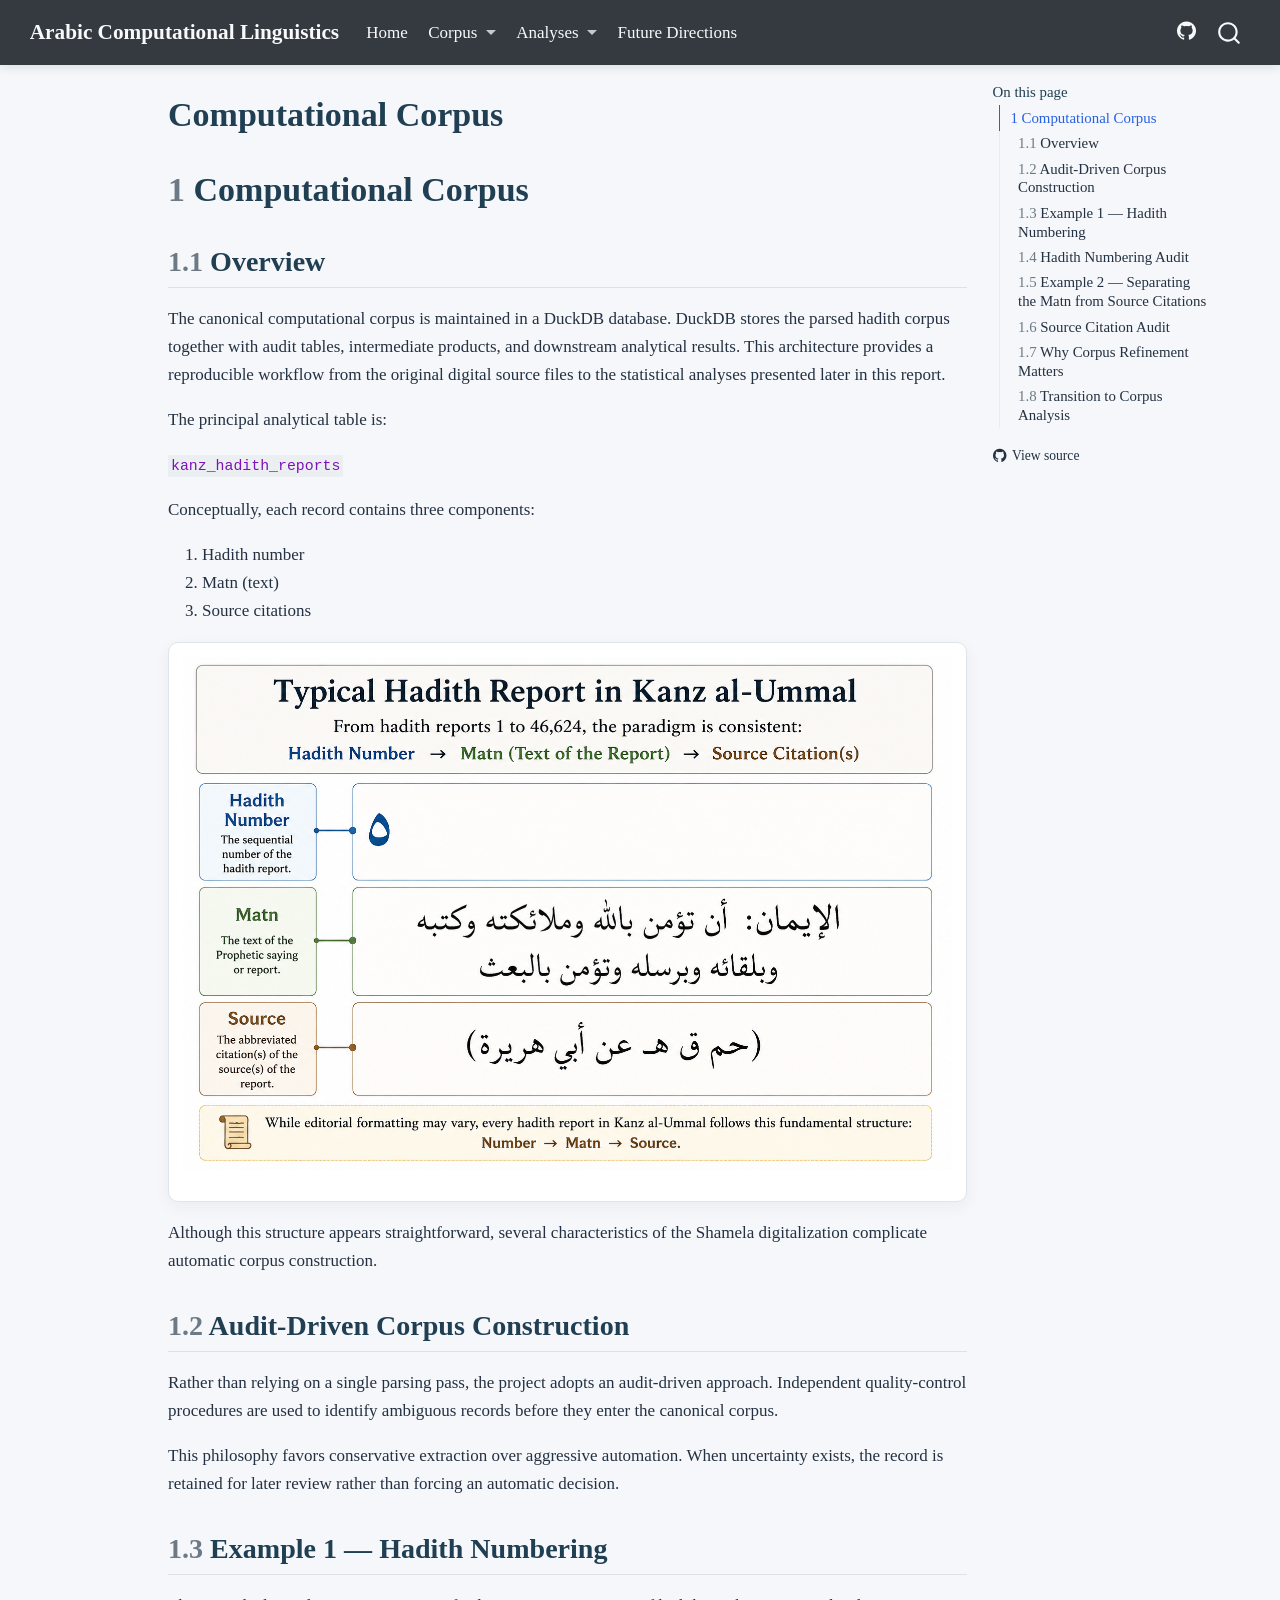
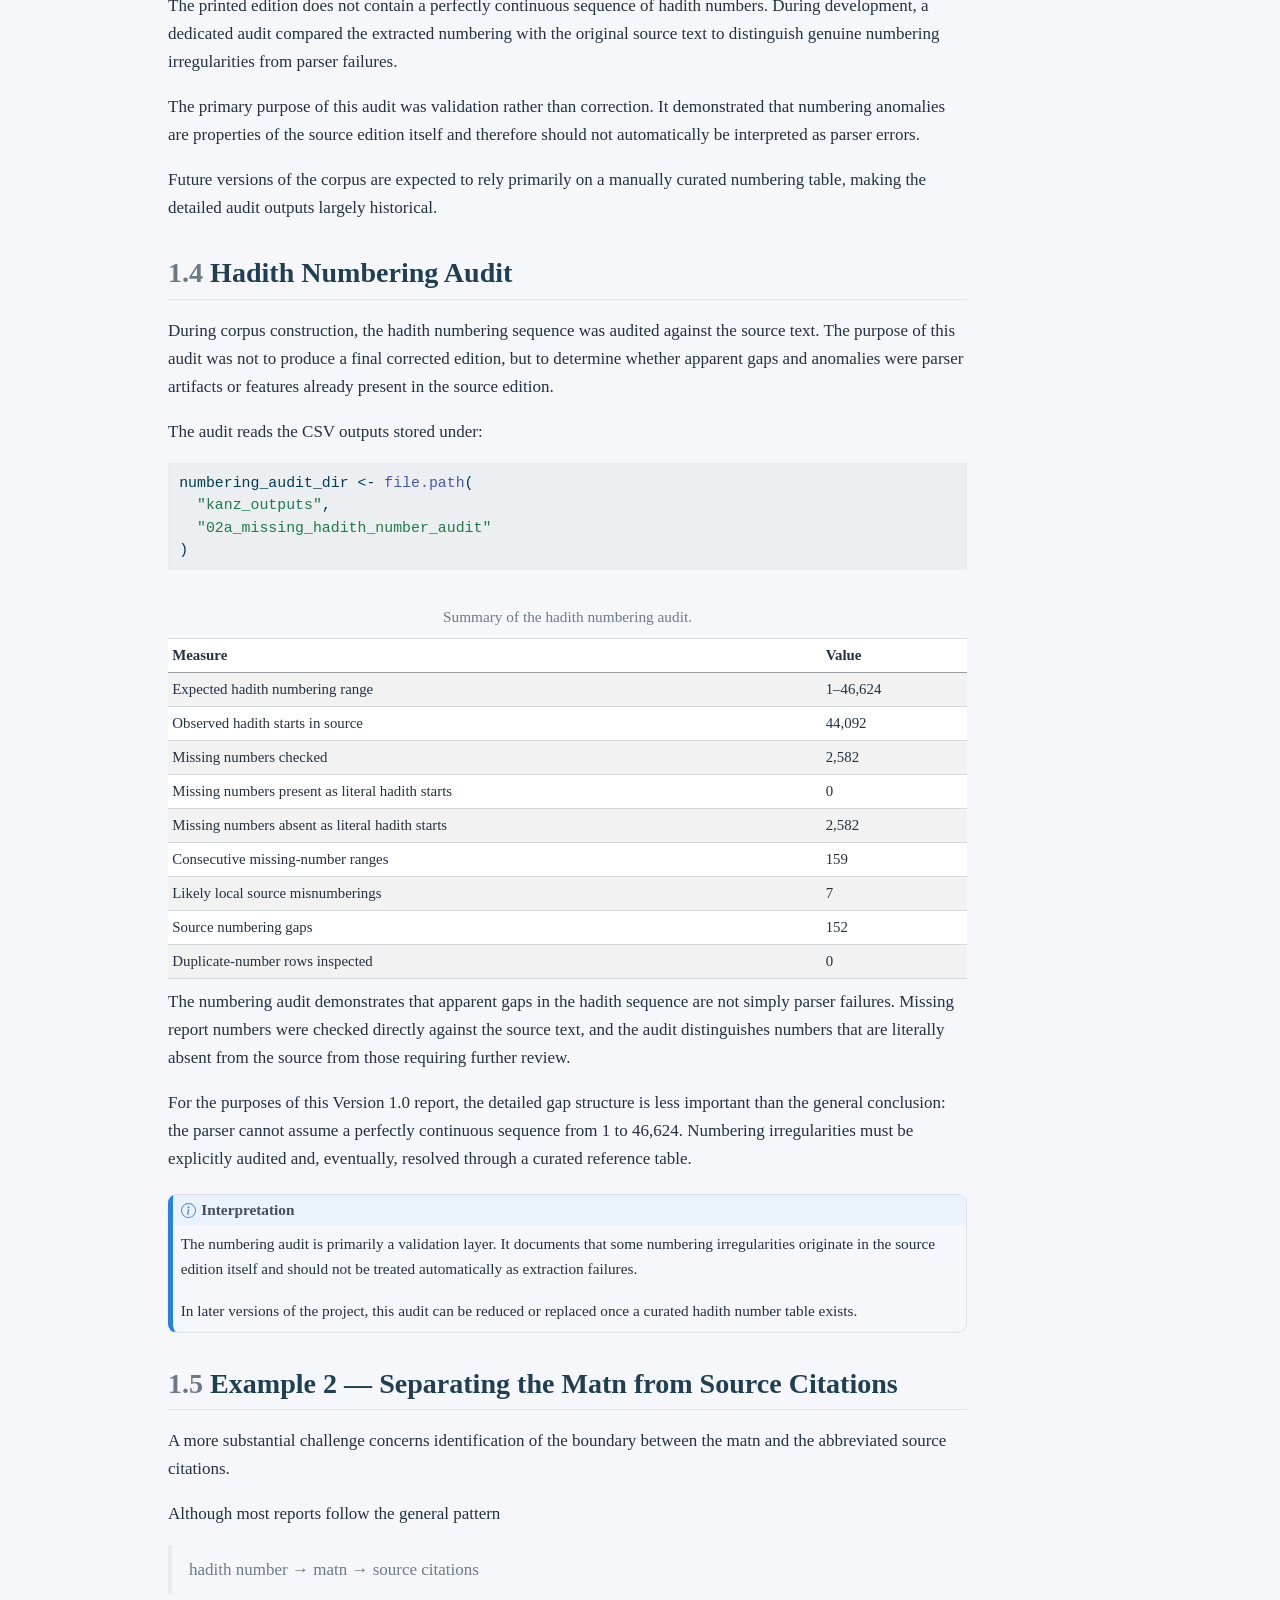
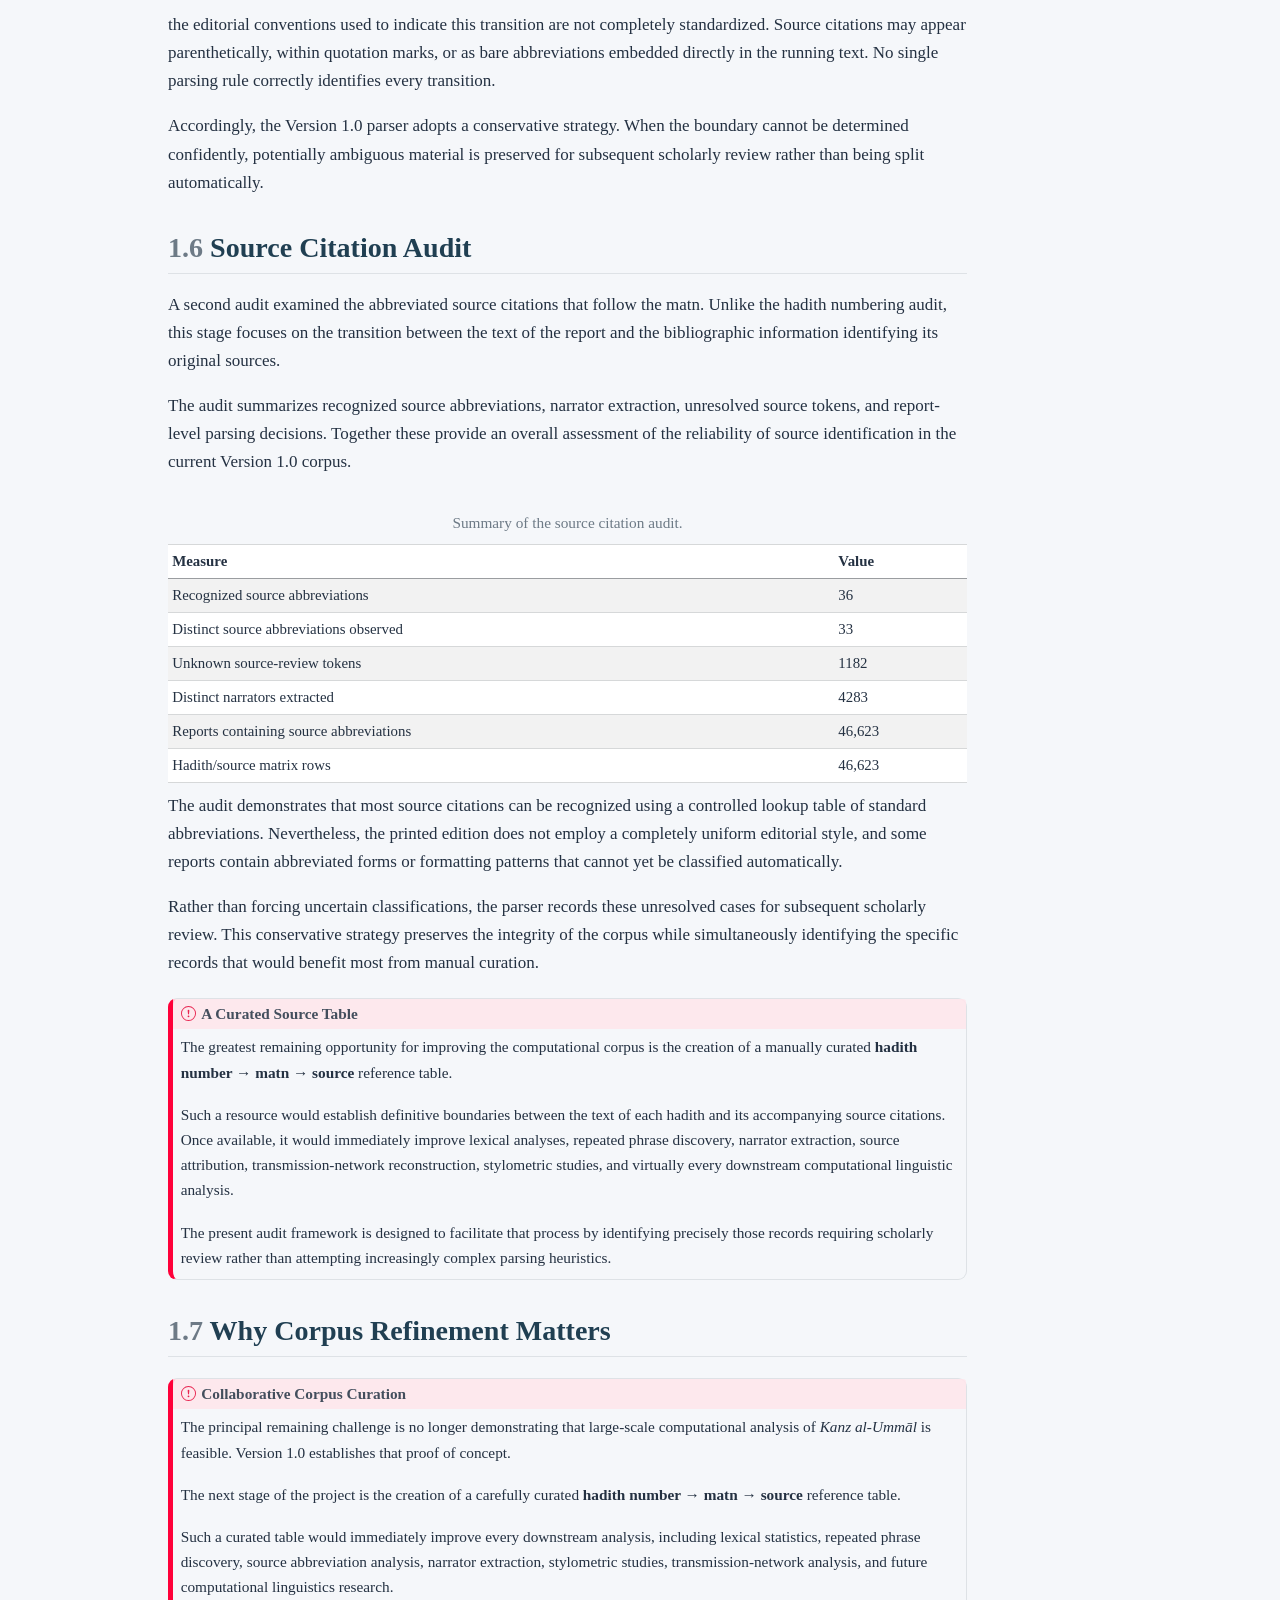
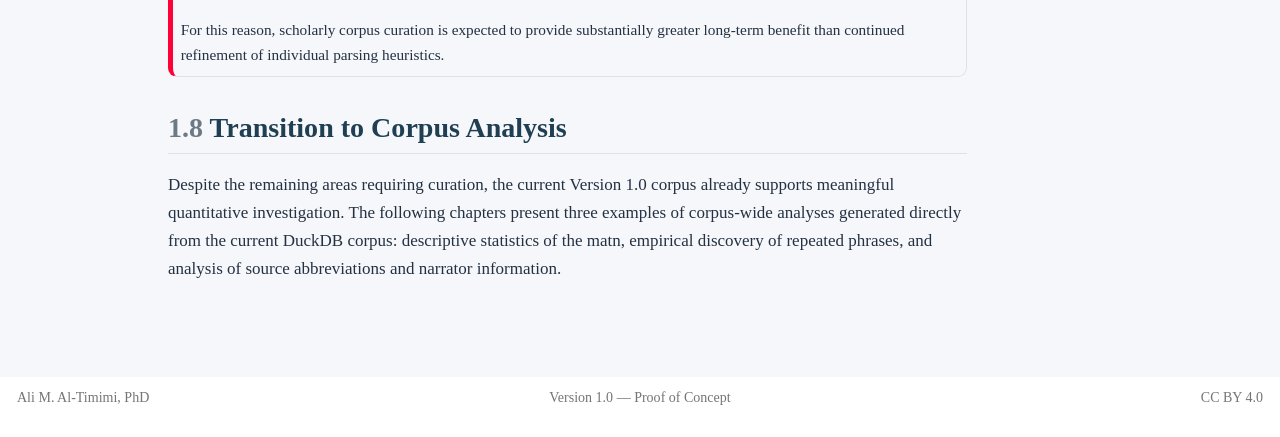
<file: docs/02_computational_corpus.html>
<!DOCTYPE html>
<html xmlns="http://www.w3.org/1999/xhtml" lang="en" xml:lang="en"><head>

<meta charset="utf-8">
<meta name="generator" content="quarto-1.9.38">

<meta name="viewport" content="width=device-width, initial-scale=1.0, user-scalable=yes">


<title>Computational Corpus – Arabic Computational Linguistics</title>
<style>
/* Default styles provided by pandoc.
** See https://pandoc.org/MANUAL.html#variables-for-html for config info.
*/
code{white-space: pre-wrap;}
span.smallcaps{font-variant: small-caps;}
div.columns{display: flex; gap: min(4vw, 1.5em);}
div.column{flex: auto; overflow-x: auto;}
div.hanging-indent{margin-left: 1.5em; text-indent: -1.5em;}
ul.task-list{list-style: none;}
ul.task-list li input[type="checkbox"] {
  width: 0.8em;
  margin: 0 0.8em 0.2em -1em; /* quarto-specific, see https://github.com/quarto-dev/quarto-cli/issues/4556 */ 
  vertical-align: middle;
}
/* CSS for syntax highlighting */
html { -webkit-text-size-adjust: 100%; }
pre > code.sourceCode { white-space: pre; position: relative; }
pre > code.sourceCode > span { display: inline-block; line-height: 1.25; }
pre > code.sourceCode > span:empty { height: 1.2em; }
.sourceCode { overflow: visible; }
code.sourceCode > span { color: inherit; text-decoration: inherit; }
div.sourceCode { margin: 1em 0; }
pre.sourceCode { margin: 0; }
@media screen {
div.sourceCode { overflow: auto; }
}
@media print {
pre > code.sourceCode { white-space: pre-wrap; }
pre > code.sourceCode > span { text-indent: -5em; padding-left: 5em; }
}
pre.numberSource code
  { counter-reset: source-line 0; }
pre.numberSource code > span
  { position: relative; left: -4em; counter-increment: source-line; }
pre.numberSource code > span > a:first-child::before
  { content: counter(source-line);
    position: relative; left: -1em; text-align: right; vertical-align: baseline;
    border: none; display: inline-block;
    -webkit-touch-callout: none; -webkit-user-select: none;
    -khtml-user-select: none; -moz-user-select: none;
    -ms-user-select: none; user-select: none;
    padding: 0 4px; width: 4em;
  }
pre.numberSource { margin-left: 3em;  padding-left: 4px; }
div.sourceCode
  {   }
@media screen {
pre > code.sourceCode > span > a:first-child::before { text-decoration: underline; }
}
</style>


<script src="site_libs/quarto-nav/quarto-nav.js"></script>
<script src="site_libs/quarto-nav/headroom.min.js"></script>
<script src="site_libs/clipboard/clipboard.min.js"></script>
<script src="site_libs/quarto-search/autocomplete.umd.js"></script>
<script src="site_libs/quarto-search/fuse.min.js"></script>
<script src="site_libs/quarto-search/quarto-search.js"></script>
<meta name="quarto:offset" content="./">
<script src="site_libs/quarto-html/quarto.js" type="module"></script>
<script src="site_libs/quarto-html/tabsets/tabsets.js" type="module"></script>
<script src="site_libs/quarto-html/popper.min.js"></script>
<script src="site_libs/quarto-html/tippy.umd.min.js"></script>
<script src="site_libs/quarto-html/anchor.min.js"></script>
<link href="site_libs/quarto-html/tippy.css" rel="stylesheet">
<link href="site_libs/quarto-html/quarto-syntax-highlighting-15634bcf2e68342d4ad2dfa704d543f6.css" rel="stylesheet" id="quarto-text-highlighting-styles">
<script src="site_libs/bootstrap/bootstrap.min.js"></script>
<link href="site_libs/bootstrap/bootstrap-icons.css" rel="stylesheet">
<link href="site_libs/bootstrap/bootstrap-bb22cb1031d83fa3367499398b846a4e.min.css" rel="stylesheet" append-hash="true" id="quarto-bootstrap" data-mode="light">
<script id="quarto-search-options" type="application/json">{
  "location": "navbar",
  "copy-button": false,
  "collapse-after": 3,
  "panel-placement": "end",
  "type": "overlay",
  "limit": 50,
  "keyboard-shortcut": [
    "f",
    "/",
    "s"
  ],
  "show-item-context": false,
  "language": {
    "search-no-results-text": "No results",
    "search-matching-documents-text": "matching documents",
    "search-copy-link-title": "Copy link to search",
    "search-hide-matches-text": "Hide additional matches",
    "search-more-match-text": "more match in this document",
    "search-more-matches-text": "more matches in this document",
    "search-clear-button-title": "Clear",
    "search-text-placeholder": "",
    "search-detached-cancel-button-title": "Cancel",
    "search-submit-button-title": "Submit",
    "search-label": "Search"
  }
}</script>
<style>html{ scroll-behavior: smooth; }</style>


<link rel="stylesheet" href="styles.css">
</head>

<body class="nav-fixed quarto-light">

<div id="quarto-search-results"></div>
  <header id="quarto-header" class="headroom fixed-top">
    <nav class="navbar navbar-expand-lg " data-bs-theme="dark">
      <div class="navbar-container container-fluid">
      <div class="navbar-brand-container mx-auto">
    <a class="navbar-brand" href="./index.html">
    <span class="navbar-title">Arabic Computational Linguistics</span>
    </a>
  </div>
            <div id="quarto-search" class="" title="Search"></div>
          <button class="navbar-toggler" type="button" data-bs-toggle="collapse" data-bs-target="#navbarCollapse" aria-controls="navbarCollapse" role="menu" aria-expanded="false" aria-label="Toggle navigation" onclick="if (window.quartoToggleHeadroom) { window.quartoToggleHeadroom(); }">
  <span class="navbar-toggler-icon"></span>
</button>
          <div class="collapse navbar-collapse" id="navbarCollapse">
            <ul class="navbar-nav navbar-nav-scroll me-auto">
  <li class="nav-item">
    <a class="nav-link" href="./index.html"> 
<span class="menu-text">Home</span></a>
  </li>  
  <li class="nav-item dropdown ">
    <a class="nav-link dropdown-toggle" href="#" id="nav-menu-corpus" role="link" data-bs-toggle="dropdown" aria-expanded="false">
 <span class="menu-text">Corpus</span>
    </a>
    <ul class="dropdown-menu" aria-labelledby="nav-menu-corpus">    
        <li>
    <a class="dropdown-item" href="./01_source_text_and_digital_sources.html">
 <span class="dropdown-text">Source Text &amp; Digital Sources</span></a>
  </li>  
        <li>
    <a class="dropdown-item" href="./02_computational_corpus.html">
 <span class="dropdown-text">Computational Corpus</span></a>
  </li>  
    </ul>
  </li>
  <li class="nav-item dropdown ">
    <a class="nav-link dropdown-toggle" href="#" id="nav-menu-analyses" role="link" data-bs-toggle="dropdown" aria-expanded="false">
 <span class="menu-text">Analyses</span>
    </a>
    <ul class="dropdown-menu" aria-labelledby="nav-menu-analyses">    
        <li>
    <a class="dropdown-item" href="./03_matn_stats.html">
 <span class="dropdown-text">Matn Statistics</span></a>
  </li>  
        <li>
    <a class="dropdown-item" href="./04_repeated_phrases.html">
 <span class="dropdown-text">Repeated Phrases</span></a>
  </li>  
        <li>
    <a class="dropdown-item" href="./05_source_narrator.html">
 <span class="dropdown-text">Sources &amp; Narrators</span></a>
  </li>  
    </ul>
  </li>
  <li class="nav-item">
    <a class="nav-link" href="./06_towards_computational_study_prophetic_traditions.html"> 
<span class="menu-text">Future Directions</span></a>
  </li>  
</ul>
            <ul class="navbar-nav navbar-nav-scroll ms-auto">
  <li class="nav-item compact">
    <a class="nav-link" href="https://github.com/ali-altimimi-phd/arabic-computational-linguistics"> <i class="bi bi-github" role="img" aria-label="GitHub repository">
</i> 
<span class="menu-text"></span></a>
  </li>  
</ul>
          </div> <!-- /navcollapse -->
            <div class="quarto-navbar-tools">
</div>
      </div> <!-- /container-fluid -->
    </nav>
</header>
<!-- content -->
<div id="quarto-content" class="quarto-container page-columns page-rows-contents page-layout-article page-navbar">
<!-- sidebar -->
<!-- margin-sidebar -->
    <div id="quarto-margin-sidebar" class="sidebar margin-sidebar">
        <nav id="TOC" role="doc-toc" class="toc-active">
    <h2 id="toc-title">On this page</h2>
   
  <ul>
  <li><a href="#computational-corpus" id="toc-computational-corpus" class="nav-link active" data-scroll-target="#computational-corpus"><span class="header-section-number">1</span> Computational Corpus</a>
  <ul class="collapse">
  <li><a href="#overview" id="toc-overview" class="nav-link" data-scroll-target="#overview"><span class="header-section-number">1.1</span> Overview</a></li>
  <li><a href="#audit-driven-corpus-construction" id="toc-audit-driven-corpus-construction" class="nav-link" data-scroll-target="#audit-driven-corpus-construction"><span class="header-section-number">1.2</span> Audit-Driven Corpus Construction</a></li>
  <li><a href="#example-1-hadith-numbering" id="toc-example-1-hadith-numbering" class="nav-link" data-scroll-target="#example-1-hadith-numbering"><span class="header-section-number">1.3</span> Example 1 — Hadith Numbering</a></li>
  <li><a href="#hadith-numbering-audit" id="toc-hadith-numbering-audit" class="nav-link" data-scroll-target="#hadith-numbering-audit"><span class="header-section-number">1.4</span> Hadith Numbering Audit</a></li>
  <li><a href="#example-2-separating-the-matn-from-source-citations" id="toc-example-2-separating-the-matn-from-source-citations" class="nav-link" data-scroll-target="#example-2-separating-the-matn-from-source-citations"><span class="header-section-number">1.5</span> Example 2 — Separating the Matn from Source Citations</a></li>
  <li><a href="#source-citation-audit" id="toc-source-citation-audit" class="nav-link" data-scroll-target="#source-citation-audit"><span class="header-section-number">1.6</span> Source Citation Audit</a></li>
  <li><a href="#why-corpus-refinement-matters" id="toc-why-corpus-refinement-matters" class="nav-link" data-scroll-target="#why-corpus-refinement-matters"><span class="header-section-number">1.7</span> Why Corpus Refinement Matters</a></li>
  <li><a href="#transition-to-corpus-analysis" id="toc-transition-to-corpus-analysis" class="nav-link" data-scroll-target="#transition-to-corpus-analysis"><span class="header-section-number">1.8</span> Transition to Corpus Analysis</a></li>
  </ul></li>
  </ul>
<div class="toc-actions"><ul><li><a href="https://github.com/ali-altimimi-phd/arabic-computational-linguistics/blob/main/02_computational_corpus.qmd" class="toc-action"><i class="bi bi-github"></i>View source</a></li></ul></div></nav>
    </div>
<!-- main -->
<main class="content" id="quarto-document-content">

<header id="title-block-header" class="quarto-title-block default">
<div class="quarto-title">
<h1 class="title">Computational Corpus</h1>
</div>



<div class="quarto-title-meta">

    
  
    
  </div>
  


</header>


<section id="computational-corpus" class="level1" data-number="1">
<h1 data-number="1"><span class="header-section-number">1</span> Computational Corpus</h1>
<section id="overview" class="level2" data-number="1.1">
<h2 data-number="1.1" class="anchored" data-anchor-id="overview"><span class="header-section-number">1.1</span> Overview</h2>
<p>The canonical computational corpus is maintained in a DuckDB database. DuckDB stores the parsed hadith corpus together with audit tables, intermediate products, and downstream analytical results. This architecture provides a reproducible workflow from the original digital source files to the statistical analyses presented later in this report.</p>
<p>The principal analytical table is:</p>
<p><code>kanz_hadith_reports</code></p>
<p>Conceptually, each record contains three components:</p>
<ol type="1">
<li>Hadith number</li>
<li>Matn (text)</li>
<li>Source citations</li>
</ol>
<div class="quarto-figure quarto-figure-center">
<figure class="figure">
<p><img src="qmd_resources/structure_of_a_report.png" class="img-fluid quarto-figure quarto-figure-center figure-img"></p>
</figure>
</div>
<p>Although this structure appears straightforward, several characteristics of the Shamela digitalization complicate automatic corpus construction.</p>
</section>
<section id="audit-driven-corpus-construction" class="level2" data-number="1.2">
<h2 data-number="1.2" class="anchored" data-anchor-id="audit-driven-corpus-construction"><span class="header-section-number">1.2</span> Audit-Driven Corpus Construction</h2>
<p>Rather than relying on a single parsing pass, the project adopts an audit-driven approach. Independent quality-control procedures are used to identify ambiguous records before they enter the canonical corpus.</p>
<p>This philosophy favors conservative extraction over aggressive automation. When uncertainty exists, the record is retained for later review rather than forcing an automatic decision.</p>
</section>
<section id="example-1-hadith-numbering" class="level2" data-number="1.3">
<h2 data-number="1.3" class="anchored" data-anchor-id="example-1-hadith-numbering"><span class="header-section-number">1.3</span> Example 1 — Hadith Numbering</h2>
<p>The printed edition does not contain a perfectly continuous sequence of hadith numbers. During development, a dedicated audit compared the extracted numbering with the original source text to distinguish genuine numbering irregularities from parser failures.</p>
<p>The primary purpose of this audit was validation rather than correction. It demonstrated that numbering anomalies are properties of the source edition itself and therefore should not automatically be interpreted as parser errors.</p>
<p>Future versions of the corpus are expected to rely primarily on a manually curated numbering table, making the detailed audit outputs largely historical.</p>
</section>
<section id="hadith-numbering-audit" class="level2" data-number="1.4">
<h2 data-number="1.4" class="anchored" data-anchor-id="hadith-numbering-audit"><span class="header-section-number">1.4</span> Hadith Numbering Audit</h2>
<p>During corpus construction, the hadith numbering sequence was audited against the source text. The purpose of this audit was not to produce a final corrected edition, but to determine whether apparent gaps and anomalies were parser artifacts or features already present in the source edition.</p>
<p>The audit reads the CSV outputs stored under:</p>
<div class="code-copy-outer-scaffold"><div class="sourceCode" id="cb1"><pre class="sourceCode r code-with-copy"><code class="sourceCode r"><span id="cb1-1"><a href="#cb1-1" aria-hidden="true" tabindex="-1"></a>numbering_audit_dir <span class="ot">&lt;-</span> <span class="fu">file.path</span>(</span>
<span id="cb1-2"><a href="#cb1-2" aria-hidden="true" tabindex="-1"></a>  <span class="st">"kanz_outputs"</span>,</span>
<span id="cb1-3"><a href="#cb1-3" aria-hidden="true" tabindex="-1"></a>  <span class="st">"02a_missing_hadith_number_audit"</span></span>
<span id="cb1-4"><a href="#cb1-4" aria-hidden="true" tabindex="-1"></a>)</span></code></pre></div><button title="Copy to Clipboard" class="code-copy-button"><i class="bi"></i></button></div>
<div class="cell">
<div class="cell-output-display">
<table class="caption-top table table-sm table-striped small">
<caption>Summary of the hadith numbering audit.</caption>
<thead>
<tr class="header">
<th style="text-align: left;">Measure</th>
<th style="text-align: left;">Value</th>
</tr>
</thead>
<tbody>
<tr class="odd">
<td style="text-align: left;">Expected hadith numbering range</td>
<td style="text-align: left;">1–46,624</td>
</tr>
<tr class="even">
<td style="text-align: left;">Observed hadith starts in source</td>
<td style="text-align: left;">44,092</td>
</tr>
<tr class="odd">
<td style="text-align: left;">Missing numbers checked</td>
<td style="text-align: left;">2,582</td>
</tr>
<tr class="even">
<td style="text-align: left;">Missing numbers present as literal hadith starts</td>
<td style="text-align: left;">0</td>
</tr>
<tr class="odd">
<td style="text-align: left;">Missing numbers absent as literal hadith starts</td>
<td style="text-align: left;">2,582</td>
</tr>
<tr class="even">
<td style="text-align: left;">Consecutive missing-number ranges</td>
<td style="text-align: left;">159</td>
</tr>
<tr class="odd">
<td style="text-align: left;">Likely local source misnumberings</td>
<td style="text-align: left;">7</td>
</tr>
<tr class="even">
<td style="text-align: left;">Source numbering gaps</td>
<td style="text-align: left;">152</td>
</tr>
<tr class="odd">
<td style="text-align: left;">Duplicate-number rows inspected</td>
<td style="text-align: left;">0</td>
</tr>
</tbody>
</table>
</div>
</div>
<p>The numbering audit demonstrates that apparent gaps in the hadith sequence are not simply parser failures. Missing report numbers were checked directly against the source text, and the audit distinguishes numbers that are literally absent from the source from those requiring further review.</p>
<p>For the purposes of this Version 1.0 report, the detailed gap structure is less important than the general conclusion: the parser cannot assume a perfectly continuous sequence from 1 to 46,624. Numbering irregularities must be explicitly audited and, eventually, resolved through a curated reference table.</p>
<div class="callout callout-style-default callout-note callout-titled" title="Interpretation">
<div class="callout-header d-flex align-content-center">
<div class="callout-icon-container">
<i class="callout-icon"></i>
</div>
<div class="callout-title-container flex-fill">
<span class="screen-reader-only">Note</span>Interpretation
</div>
</div>
<div class="callout-body-container callout-body">
<p>The numbering audit is primarily a validation layer. It documents that some numbering irregularities originate in the source edition itself and should not be treated automatically as extraction failures.</p>
<p>In later versions of the project, this audit can be reduced or replaced once a curated hadith number table exists.</p>
</div>
</div>
</section>
<section id="example-2-separating-the-matn-from-source-citations" class="level2" data-number="1.5">
<h2 data-number="1.5" class="anchored" data-anchor-id="example-2-separating-the-matn-from-source-citations"><span class="header-section-number">1.5</span> Example 2 — Separating the Matn from Source Citations</h2>
<p>A more substantial challenge concerns identification of the boundary between the matn and the abbreviated source citations.</p>
<p>Although most reports follow the general pattern</p>
<blockquote class="blockquote">
<p>hadith number → matn → source citations</p>
</blockquote>
<p>the editorial conventions used to indicate this transition are not completely standardized. Source citations may appear parenthetically, within quotation marks, or as bare abbreviations embedded directly in the running text. No single parsing rule correctly identifies every transition.</p>
<p>Accordingly, the Version 1.0 parser adopts a conservative strategy. When the boundary cannot be determined confidently, potentially ambiguous material is preserved for subsequent scholarly review rather than being split automatically.</p>
</section>
<section id="source-citation-audit" class="level2" data-number="1.6">
<h2 data-number="1.6" class="anchored" data-anchor-id="source-citation-audit"><span class="header-section-number">1.6</span> Source Citation Audit</h2>
<p>A second audit examined the abbreviated source citations that follow the matn. Unlike the hadith numbering audit, this stage focuses on the transition between the text of the report and the bibliographic information identifying its original sources.</p>
<p>The audit summarizes recognized source abbreviations, narrator extraction, unresolved source tokens, and report-level parsing decisions. Together these provide an overall assessment of the reliability of source identification in the current Version 1.0 corpus.</p>
<div class="cell">
<div class="cell-output-display">
<table class="caption-top table table-sm table-striped small">
<caption>Summary of the source citation audit.</caption>
<thead>
<tr class="header">
<th style="text-align: left;">Measure</th>
<th style="text-align: left;">Value</th>
</tr>
</thead>
<tbody>
<tr class="odd">
<td style="text-align: left;">Recognized source abbreviations</td>
<td style="text-align: left;">36</td>
</tr>
<tr class="even">
<td style="text-align: left;">Distinct source abbreviations observed</td>
<td style="text-align: left;">33</td>
</tr>
<tr class="odd">
<td style="text-align: left;">Unknown source-review tokens</td>
<td style="text-align: left;">1182</td>
</tr>
<tr class="even">
<td style="text-align: left;">Distinct narrators extracted</td>
<td style="text-align: left;">4283</td>
</tr>
<tr class="odd">
<td style="text-align: left;">Reports containing source abbreviations</td>
<td style="text-align: left;">46,623</td>
</tr>
<tr class="even">
<td style="text-align: left;">Hadith/source matrix rows</td>
<td style="text-align: left;">46,623</td>
</tr>
</tbody>
</table>
</div>
</div>
<p>The audit demonstrates that most source citations can be recognized using a controlled lookup table of standard abbreviations. Nevertheless, the printed edition does not employ a completely uniform editorial style, and some reports contain abbreviated forms or formatting patterns that cannot yet be classified automatically.</p>
<p>Rather than forcing uncertain classifications, the parser records these unresolved cases for subsequent scholarly review. This conservative strategy preserves the integrity of the corpus while simultaneously identifying the specific records that would benefit most from manual curation.</p>
<div class="callout callout-style-default callout-important callout-titled" title="A Curated Source Table">
<div class="callout-header d-flex align-content-center">
<div class="callout-icon-container">
<i class="callout-icon"></i>
</div>
<div class="callout-title-container flex-fill">
<span class="screen-reader-only">Important</span>A Curated Source Table
</div>
</div>
<div class="callout-body-container callout-body">
<p>The greatest remaining opportunity for improving the computational corpus is the creation of a manually curated <strong>hadith number → matn → source</strong> reference table.</p>
<p>Such a resource would establish definitive boundaries between the text of each hadith and its accompanying source citations. Once available, it would immediately improve lexical analyses, repeated phrase discovery, narrator extraction, source attribution, transmission-network reconstruction, stylometric studies, and virtually every downstream computational linguistic analysis.</p>
<p>The present audit framework is designed to facilitate that process by identifying precisely those records requiring scholarly review rather than attempting increasingly complex parsing heuristics.</p>
</div>
</div>
</section>
<section id="why-corpus-refinement-matters" class="level2" data-number="1.7">
<h2 data-number="1.7" class="anchored" data-anchor-id="why-corpus-refinement-matters"><span class="header-section-number">1.7</span> Why Corpus Refinement Matters</h2>
<div class="callout callout-style-default callout-important callout-titled" title="Collaborative Corpus Curation">
<div class="callout-header d-flex align-content-center">
<div class="callout-icon-container">
<i class="callout-icon"></i>
</div>
<div class="callout-title-container flex-fill">
<span class="screen-reader-only">Important</span>Collaborative Corpus Curation
</div>
</div>
<div class="callout-body-container callout-body">
<p>The principal remaining challenge is no longer demonstrating that large-scale computational analysis of <em>Kanz al-Ummāl</em> is feasible. Version 1.0 establishes that proof of concept.</p>
<p>The next stage of the project is the creation of a carefully curated <strong>hadith number → matn → source</strong> reference table.</p>
<p>Such a curated table would immediately improve every downstream analysis, including lexical statistics, repeated phrase discovery, source abbreviation analysis, narrator extraction, stylometric studies, transmission-network analysis, and future computational linguistics research.</p>
<p>For this reason, scholarly corpus curation is expected to provide substantially greater long-term benefit than continued refinement of individual parsing heuristics.</p>
</div>
</div>
</section>
<section id="transition-to-corpus-analysis" class="level2" data-number="1.8">
<h2 data-number="1.8" class="anchored" data-anchor-id="transition-to-corpus-analysis"><span class="header-section-number">1.8</span> Transition to Corpus Analysis</h2>
<p>Despite the remaining areas requiring curation, the current Version 1.0 corpus already supports meaningful quantitative investigation. The following chapters present three examples of corpus-wide analyses generated directly from the current DuckDB corpus: descriptive statistics of the matn, empirical discovery of repeated phrases, and analysis of source abbreviations and narrator information.</p>


</section>
</section>

</main> <!-- /main -->
<script id="quarto-html-after-body" type="application/javascript">
  window.document.addEventListener("DOMContentLoaded", function (event) {
    const icon = "";
    const anchorJS = new window.AnchorJS();
    anchorJS.options = {
      placement: 'right',
      icon: icon
    };
    anchorJS.add('.anchored');
    const isCodeAnnotation = (el) => {
      for (const clz of el.classList) {
        if (clz.startsWith('code-annotation-')) {                     
          return true;
        }
      }
      return false;
    }
    const onCopySuccess = function(e) {
      // button target
      const button = e.trigger;
      // don't keep focus
      button.blur();
      // flash "checked"
      button.classList.add('code-copy-button-checked');
      var currentTitle = button.getAttribute("title");
      button.setAttribute("title", "Copied!");
      let tooltip;
      if (window.bootstrap) {
        button.setAttribute("data-bs-toggle", "tooltip");
        button.setAttribute("data-bs-placement", "left");
        button.setAttribute("data-bs-title", "Copied!");
        tooltip = new bootstrap.Tooltip(button, 
          { trigger: "manual", 
            customClass: "code-copy-button-tooltip",
            offset: [0, -8]});
        tooltip.show();    
      }
      setTimeout(function() {
        if (tooltip) {
          tooltip.hide();
          button.removeAttribute("data-bs-title");
          button.removeAttribute("data-bs-toggle");
          button.removeAttribute("data-bs-placement");
        }
        button.setAttribute("title", currentTitle);
        button.classList.remove('code-copy-button-checked');
      }, 1000);
      // clear code selection
      e.clearSelection();
    }
    const getTextToCopy = function(trigger) {
      const outerScaffold = trigger.parentElement.cloneNode(true);
      const codeEl = outerScaffold.querySelector('code');
      for (const childEl of codeEl.children) {
        if (isCodeAnnotation(childEl)) {
          childEl.remove();
        }
      }
      return codeEl.innerText;
    }
    const clipboard = new window.ClipboardJS('.code-copy-button:not([data-in-quarto-modal])', {
      text: getTextToCopy
    });
    clipboard.on('success', onCopySuccess);
    if (window.document.getElementById('quarto-embedded-source-code-modal')) {
      const clipboardModal = new window.ClipboardJS('.code-copy-button[data-in-quarto-modal]', {
        text: getTextToCopy,
        container: window.document.getElementById('quarto-embedded-source-code-modal')
      });
      clipboardModal.on('success', onCopySuccess);
    }
      var localhostRegex = new RegExp(/^(?:http|https):\/\/localhost\:?[0-9]*\//);
      var mailtoRegex = new RegExp(/^mailto:/);
        var filterRegex = new RegExp("https:\/\/ali-altimimi-phd\.github\.io\/arabic-computational-linguistics\/");
      var isInternal = (href) => {
          return filterRegex.test(href) || localhostRegex.test(href) || mailtoRegex.test(href);
      }
      // Inspect non-navigation links and adorn them if external
     var links = window.document.querySelectorAll('a[href]:not(.nav-link):not(.navbar-brand):not(.toc-action):not(.sidebar-link):not(.sidebar-item-toggle):not(.pagination-link):not(.no-external):not([aria-hidden]):not(.dropdown-item):not(.quarto-navigation-tool):not(.about-link)');
      for (var i=0; i<links.length; i++) {
        const link = links[i];
        if (!isInternal(link.href)) {
          // undo the damage that might have been done by quarto-nav.js in the case of
          // links that we want to consider external
          if (link.dataset.originalHref !== undefined) {
            link.href = link.dataset.originalHref;
          }
            // target, if specified
            link.setAttribute("target", "_blank");
            if (link.getAttribute("rel") === null) {
              link.setAttribute("rel", "noopener");
            }
        }
      }
    function tippyHover(el, contentFn, onTriggerFn, onUntriggerFn) {
      const config = {
        allowHTML: true,
        maxWidth: 500,
        delay: 100,
        arrow: false,
        appendTo: function(el) {
            return el.parentElement;
        },
        interactive: true,
        interactiveBorder: 10,
        theme: 'quarto',
        placement: 'bottom-start',
      };
      if (contentFn) {
        config.content = contentFn;
      }
      if (onTriggerFn) {
        config.onTrigger = onTriggerFn;
      }
      if (onUntriggerFn) {
        config.onUntrigger = onUntriggerFn;
      }
      window.tippy(el, config); 
    }
    const noterefs = window.document.querySelectorAll('a[role="doc-noteref"]');
    for (var i=0; i<noterefs.length; i++) {
      const ref = noterefs[i];
      tippyHover(ref, function() {
        // use id or data attribute instead here
        let href = ref.getAttribute('data-footnote-href') || ref.getAttribute('href');
        try { href = new URL(href).hash; } catch {}
        const id = href.replace(/^#\/?/, "");
        const note = window.document.getElementById(id);
        if (note) {
          return note.innerHTML;
        } else {
          return "";
        }
      });
    }
    const xrefs = window.document.querySelectorAll('a.quarto-xref');
    const processXRef = (id, note) => {
      // Strip column container classes
      const stripColumnClz = (el) => {
        el.classList.remove("page-full", "page-columns");
        if (el.children) {
          for (const child of el.children) {
            stripColumnClz(child);
          }
        }
      }
      stripColumnClz(note)
      if (id === null || id.startsWith('sec-')) {
        // Special case sections, only their first couple elements
        const container = document.createElement("div");
        if (note.children && note.children.length > 2) {
          container.appendChild(note.children[0].cloneNode(true));
          for (let i = 1; i < note.children.length; i++) {
            const child = note.children[i];
            if (child.tagName === "P" && child.innerText === "") {
              continue;
            } else {
              container.appendChild(child.cloneNode(true));
              break;
            }
          }
          if (window.Quarto?.typesetMath) {
            window.Quarto.typesetMath(container);
          }
          return container.innerHTML
        } else {
          if (window.Quarto?.typesetMath) {
            window.Quarto.typesetMath(note);
          }
          return note.innerHTML;
        }
      } else {
        // Remove any anchor links if they are present
        const anchorLink = note.querySelector('a.anchorjs-link');
        if (anchorLink) {
          anchorLink.remove();
        }
        if (window.Quarto?.typesetMath) {
          window.Quarto.typesetMath(note);
        }
        if (note.classList.contains("callout")) {
          return note.outerHTML;
        } else {
          return note.innerHTML;
        }
      }
    }
    for (var i=0; i<xrefs.length; i++) {
      const xref = xrefs[i];
      tippyHover(xref, undefined, function(instance) {
        instance.disable();
        let url = xref.getAttribute('href');
        let hash = undefined; 
        if (url.startsWith('#')) {
          hash = url;
        } else {
          try { hash = new URL(url).hash; } catch {}
        }
        if (hash) {
          const id = hash.replace(/^#\/?/, "");
          const note = window.document.getElementById(id);
          if (note !== null) {
            try {
              const html = processXRef(id, note.cloneNode(true));
              instance.setContent(html);
            } finally {
              instance.enable();
              instance.show();
            }
          } else {
            // See if we can fetch this
            fetch(url.split('#')[0])
            .then(res => res.text())
            .then(html => {
              const parser = new DOMParser();
              const htmlDoc = parser.parseFromString(html, "text/html");
              const note = htmlDoc.getElementById(id);
              if (note !== null) {
                const html = processXRef(id, note);
                instance.setContent(html);
              } 
            }).finally(() => {
              instance.enable();
              instance.show();
            });
          }
        } else {
          // See if we can fetch a full url (with no hash to target)
          // This is a special case and we should probably do some content thinning / targeting
          fetch(url)
          .then(res => res.text())
          .then(html => {
            const parser = new DOMParser();
            const htmlDoc = parser.parseFromString(html, "text/html");
            const note = htmlDoc.querySelector('main.content');
            if (note !== null) {
              // This should only happen for chapter cross references
              // (since there is no id in the URL)
              // remove the first header
              if (note.children.length > 0 && note.children[0].tagName === "HEADER") {
                note.children[0].remove();
              }
              const html = processXRef(null, note);
              instance.setContent(html);
            } 
          }).finally(() => {
            instance.enable();
            instance.show();
          });
        }
      }, function(instance) {
      });
    }
        let selectedAnnoteEl;
        const selectorForAnnotation = ( cell, annotation) => {
          let cellAttr = 'data-code-cell="' + cell + '"';
          let lineAttr = 'data-code-annotation="' +  annotation + '"';
          const selector = 'span[' + cellAttr + '][' + lineAttr + ']';
          return selector;
        }
        const selectCodeLines = (annoteEl) => {
          const doc = window.document;
          const targetCell = annoteEl.getAttribute("data-target-cell");
          const targetAnnotation = annoteEl.getAttribute("data-target-annotation");
          const annoteSpan = window.document.querySelector(selectorForAnnotation(targetCell, targetAnnotation));
          const lines = annoteSpan.getAttribute("data-code-lines").split(",");
          const lineIds = lines.map((line) => {
            return targetCell + "-" + line;
          })
          let top = null;
          let height = null;
          let parent = null;
          if (lineIds.length > 0) {
              //compute the position of the single el (top and bottom and make a div)
              const el = window.document.getElementById(lineIds[0]);
              top = el.offsetTop;
              height = el.offsetHeight;
              parent = el.parentElement.parentElement;
            if (lineIds.length > 1) {
              const lastEl = window.document.getElementById(lineIds[lineIds.length - 1]);
              const bottom = lastEl.offsetTop + lastEl.offsetHeight;
              height = bottom - top;
            }
            if (top !== null && height !== null && parent !== null) {
              // cook up a div (if necessary) and position it 
              let div = window.document.getElementById("code-annotation-line-highlight");
              if (div === null) {
                div = window.document.createElement("div");
                div.setAttribute("id", "code-annotation-line-highlight");
                div.style.position = 'absolute';
                parent.appendChild(div);
              }
              div.style.top = top - 2 + "px";
              div.style.height = height + 4 + "px";
              div.style.left = 0;
              let gutterDiv = window.document.getElementById("code-annotation-line-highlight-gutter");
              if (gutterDiv === null) {
                gutterDiv = window.document.createElement("div");
                gutterDiv.setAttribute("id", "code-annotation-line-highlight-gutter");
                gutterDiv.style.position = 'absolute';
                const codeCell = window.document.getElementById(targetCell);
                const gutter = codeCell.querySelector('.code-annotation-gutter');
                gutter.appendChild(gutterDiv);
              }
              gutterDiv.style.top = top - 2 + "px";
              gutterDiv.style.height = height + 4 + "px";
            }
            selectedAnnoteEl = annoteEl;
          }
        };
        const unselectCodeLines = () => {
          const elementsIds = ["code-annotation-line-highlight", "code-annotation-line-highlight-gutter"];
          elementsIds.forEach((elId) => {
            const div = window.document.getElementById(elId);
            if (div) {
              div.remove();
            }
          });
          selectedAnnoteEl = undefined;
        };
          // Handle positioning of the toggle
      window.addEventListener(
        "resize",
        throttle(() => {
          elRect = undefined;
          if (selectedAnnoteEl) {
            selectCodeLines(selectedAnnoteEl);
          }
        }, 10)
      );
      function throttle(fn, ms) {
      let throttle = false;
      let timer;
        return (...args) => {
          if(!throttle) { // first call gets through
              fn.apply(this, args);
              throttle = true;
          } else { // all the others get throttled
              if(timer) clearTimeout(timer); // cancel #2
              timer = setTimeout(() => {
                fn.apply(this, args);
                timer = throttle = false;
              }, ms);
          }
        };
      }
        // Attach click handler to the DT
        const annoteDls = window.document.querySelectorAll('dt[data-target-cell]');
        for (const annoteDlNode of annoteDls) {
          annoteDlNode.addEventListener('click', (event) => {
            const clickedEl = event.target;
            if (clickedEl !== selectedAnnoteEl) {
              unselectCodeLines();
              const activeEl = window.document.querySelector('dt[data-target-cell].code-annotation-active');
              if (activeEl) {
                activeEl.classList.remove('code-annotation-active');
              }
              selectCodeLines(clickedEl);
              clickedEl.classList.add('code-annotation-active');
            } else {
              // Unselect the line
              unselectCodeLines();
              clickedEl.classList.remove('code-annotation-active');
            }
          });
        }
    const findCites = (el) => {
      const parentEl = el.parentElement;
      if (parentEl) {
        const cites = parentEl.dataset.cites;
        if (cites) {
          return {
            el,
            cites: cites.split(' ')
          };
        } else {
          return findCites(el.parentElement)
        }
      } else {
        return undefined;
      }
    };
    var bibliorefs = window.document.querySelectorAll('a[role="doc-biblioref"]');
    for (var i=0; i<bibliorefs.length; i++) {
      const ref = bibliorefs[i];
      const citeInfo = findCites(ref);
      if (citeInfo) {
        tippyHover(citeInfo.el, function() {
          var popup = window.document.createElement('div');
          citeInfo.cites.forEach(function(cite) {
            var citeDiv = window.document.createElement('div');
            citeDiv.classList.add('hanging-indent');
            citeDiv.classList.add('csl-entry');
            var biblioDiv = window.document.getElementById('ref-' + cite);
            if (biblioDiv) {
              citeDiv.innerHTML = biblioDiv.innerHTML;
            }
            popup.appendChild(citeDiv);
          });
          return popup.innerHTML;
        });
      }
    }
  });
  </script>
</div> <!-- /content -->
<footer class="footer">
  <div class="nav-footer">
    <div class="nav-footer-left">
<p>Ali M. Al-Timimi, PhD</p>
</div>   
    <div class="nav-footer-center">
<p>Version 1.0 — Proof of Concept</p>
<div class="toc-actions d-sm-block d-md-none"><ul><li><a href="https://github.com/ali-altimimi-phd/arabic-computational-linguistics/blob/main/02_computational_corpus.qmd" class="toc-action"><i class="bi bi-github"></i>View source</a></li></ul></div></div>
    <div class="nav-footer-right">
<p>CC BY 4.0</p>
</div>
  </div>
</footer>




<script src="site_libs/quarto-html/zenscroll-min.js"></script>
</body></html>
</file>
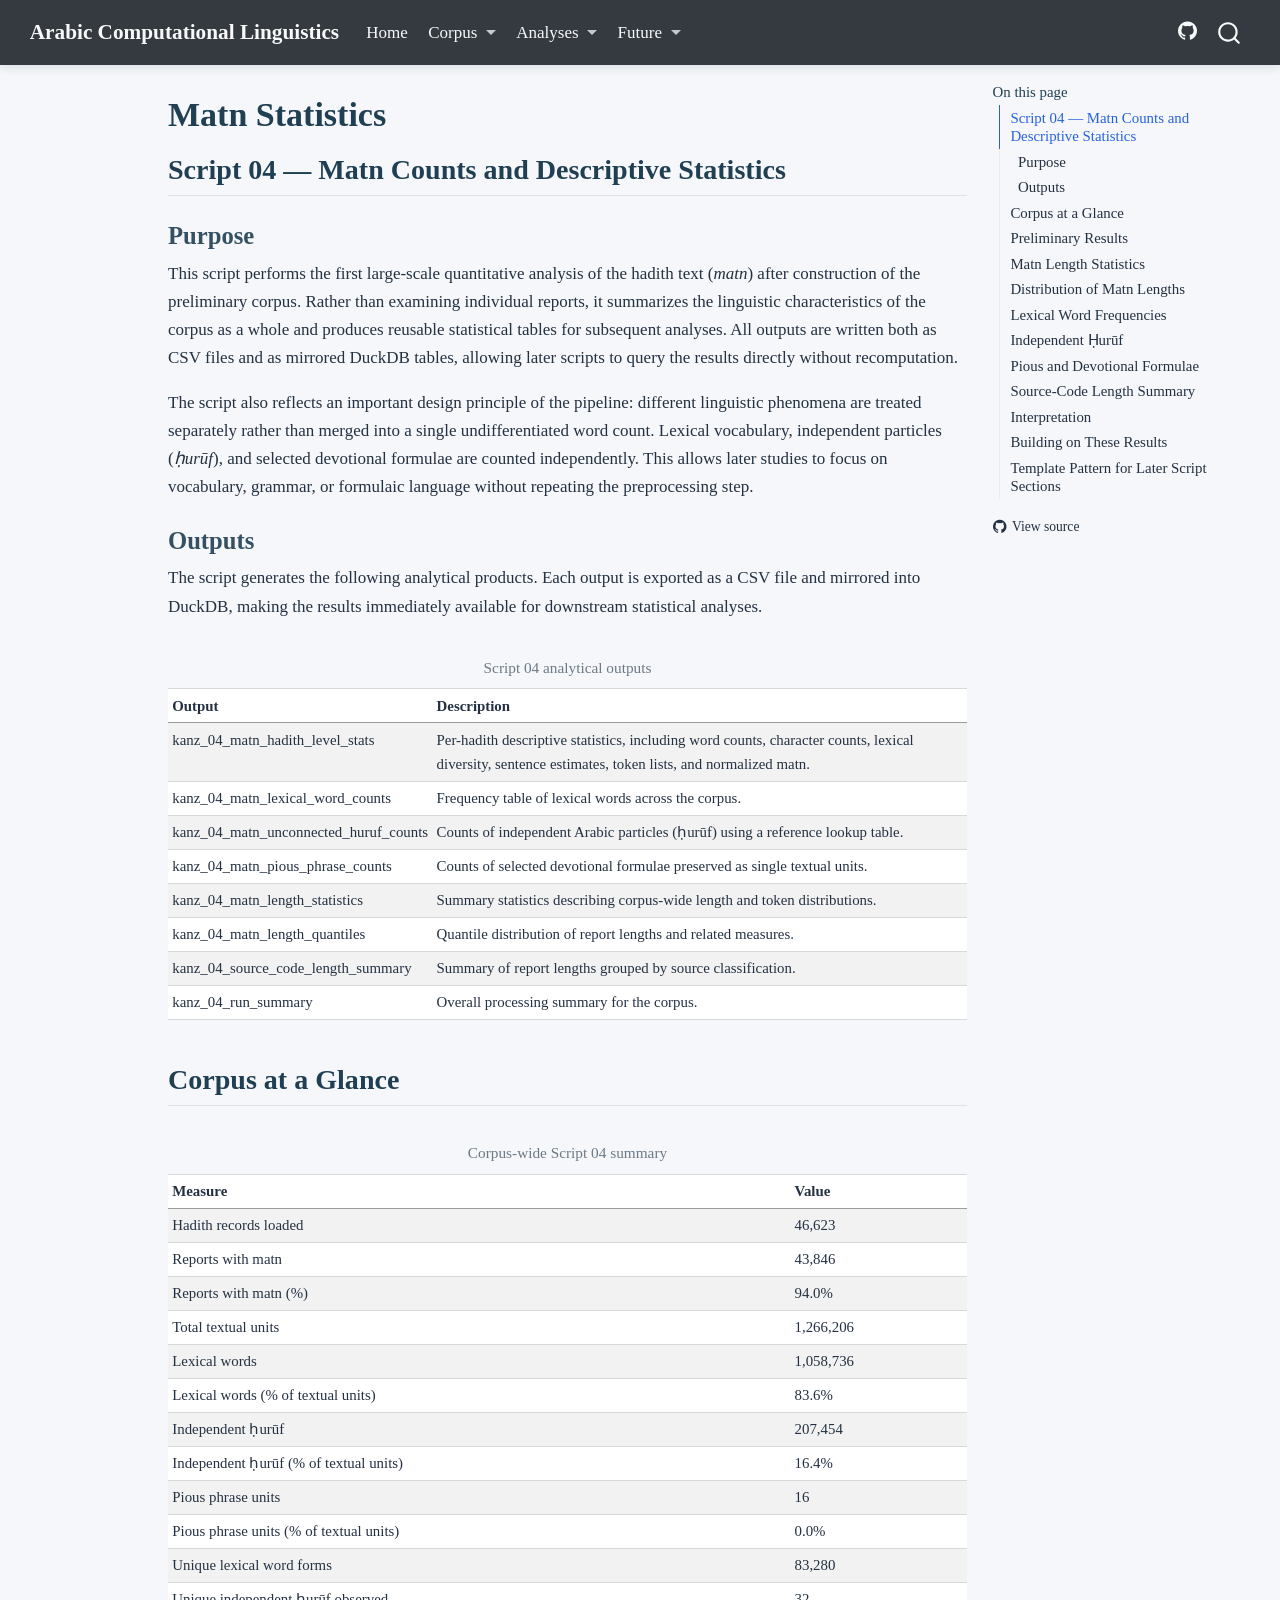
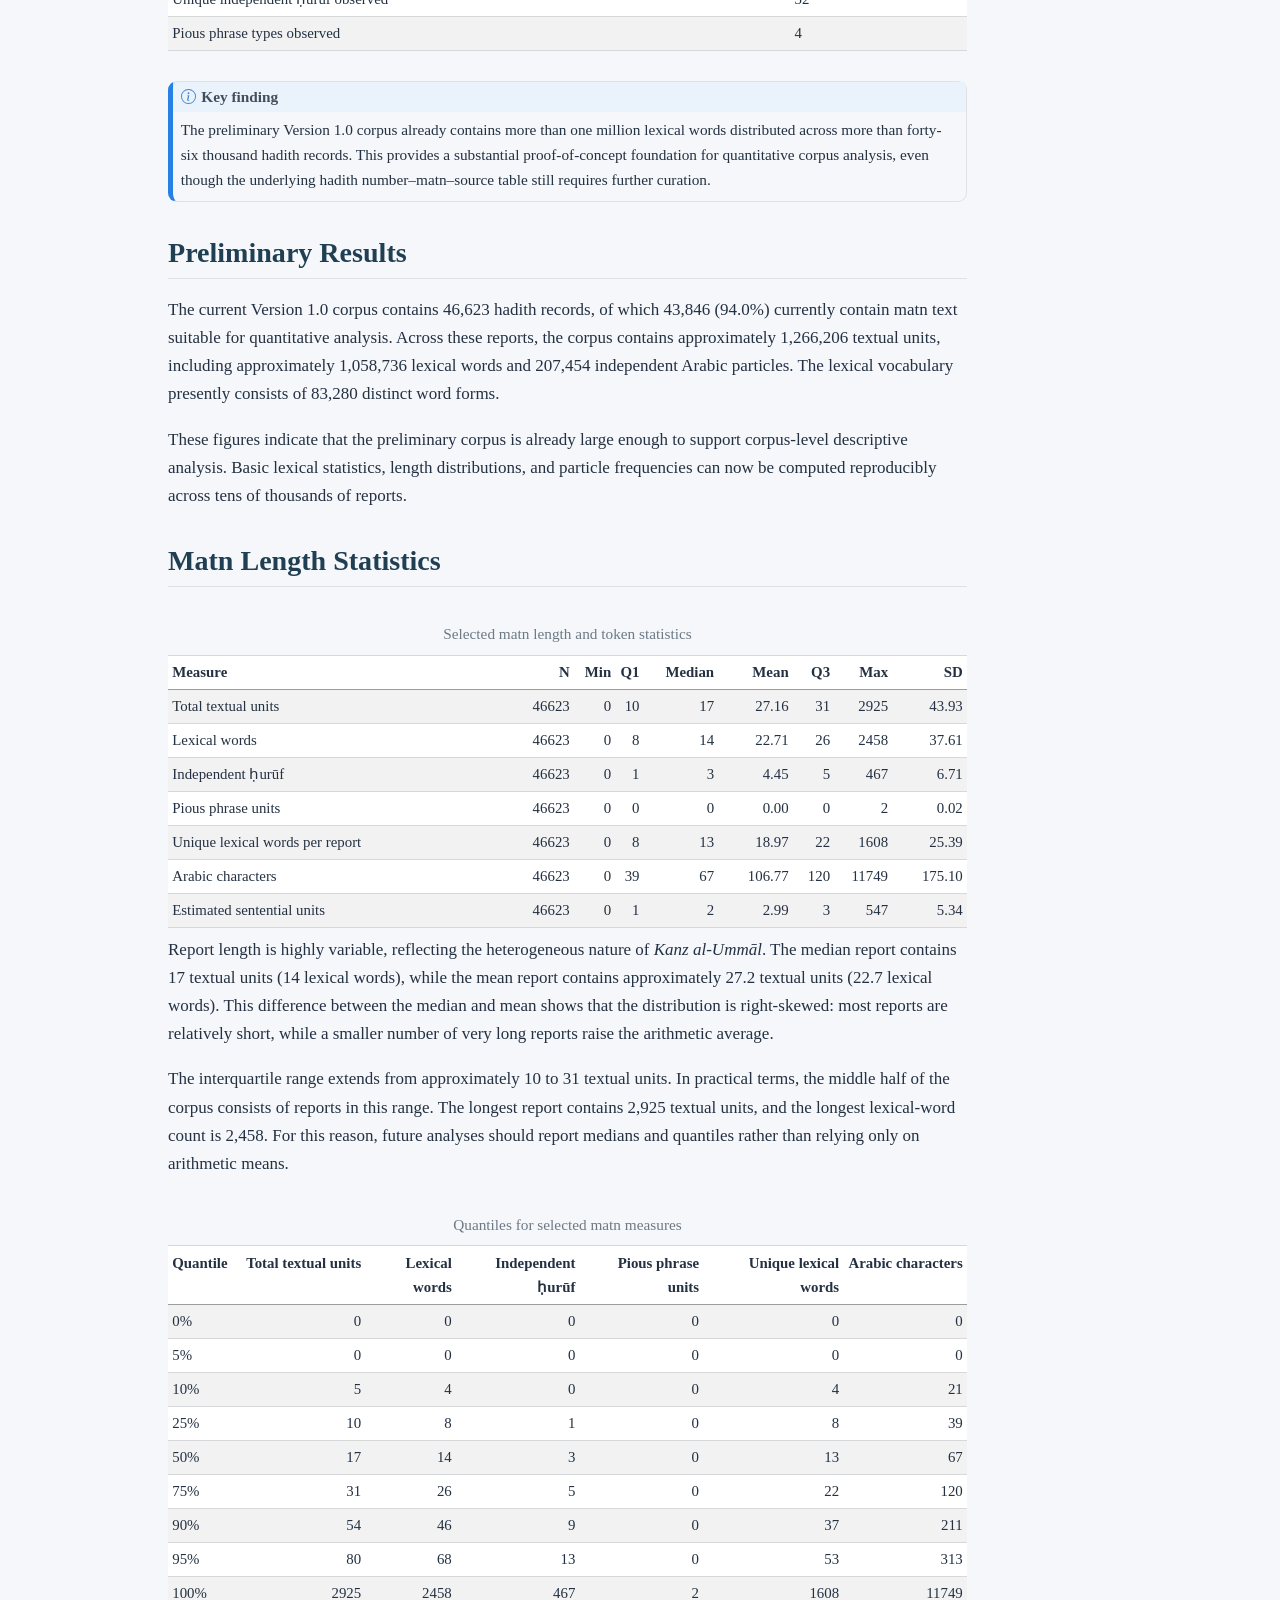
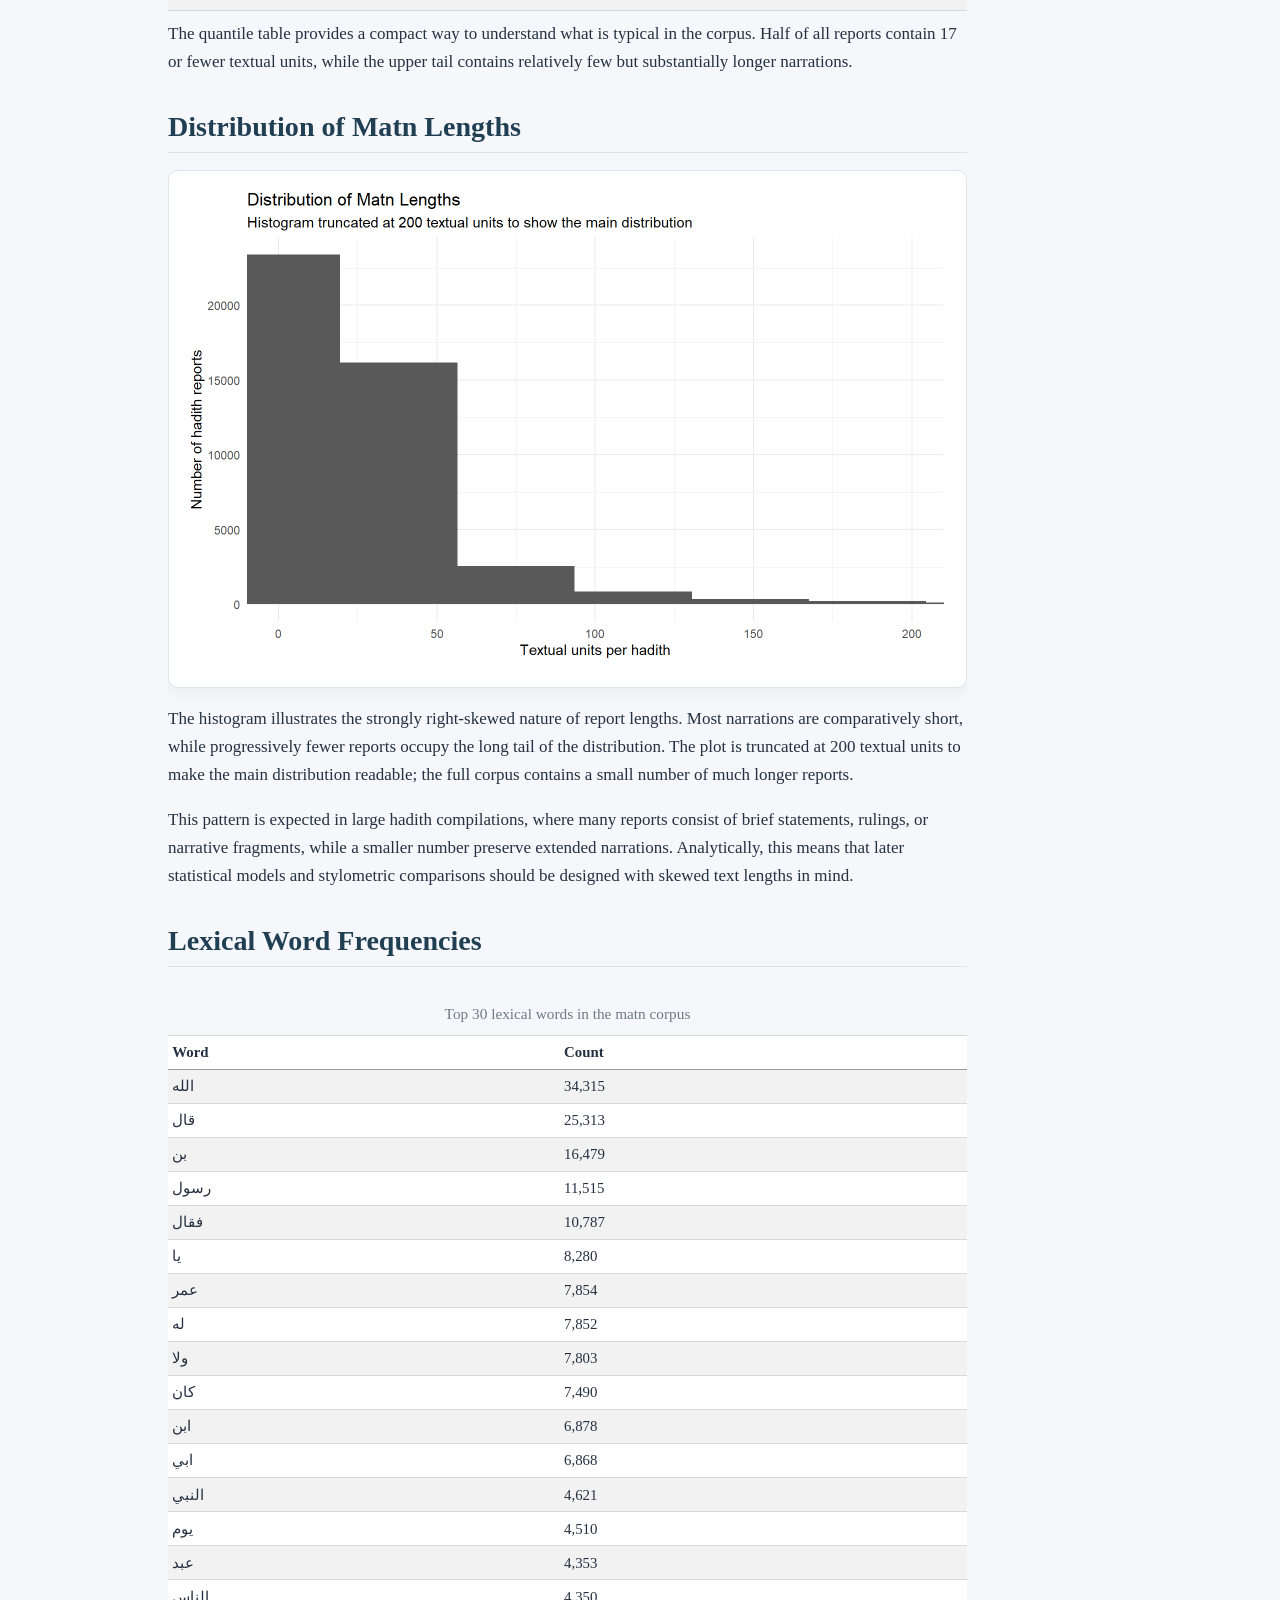
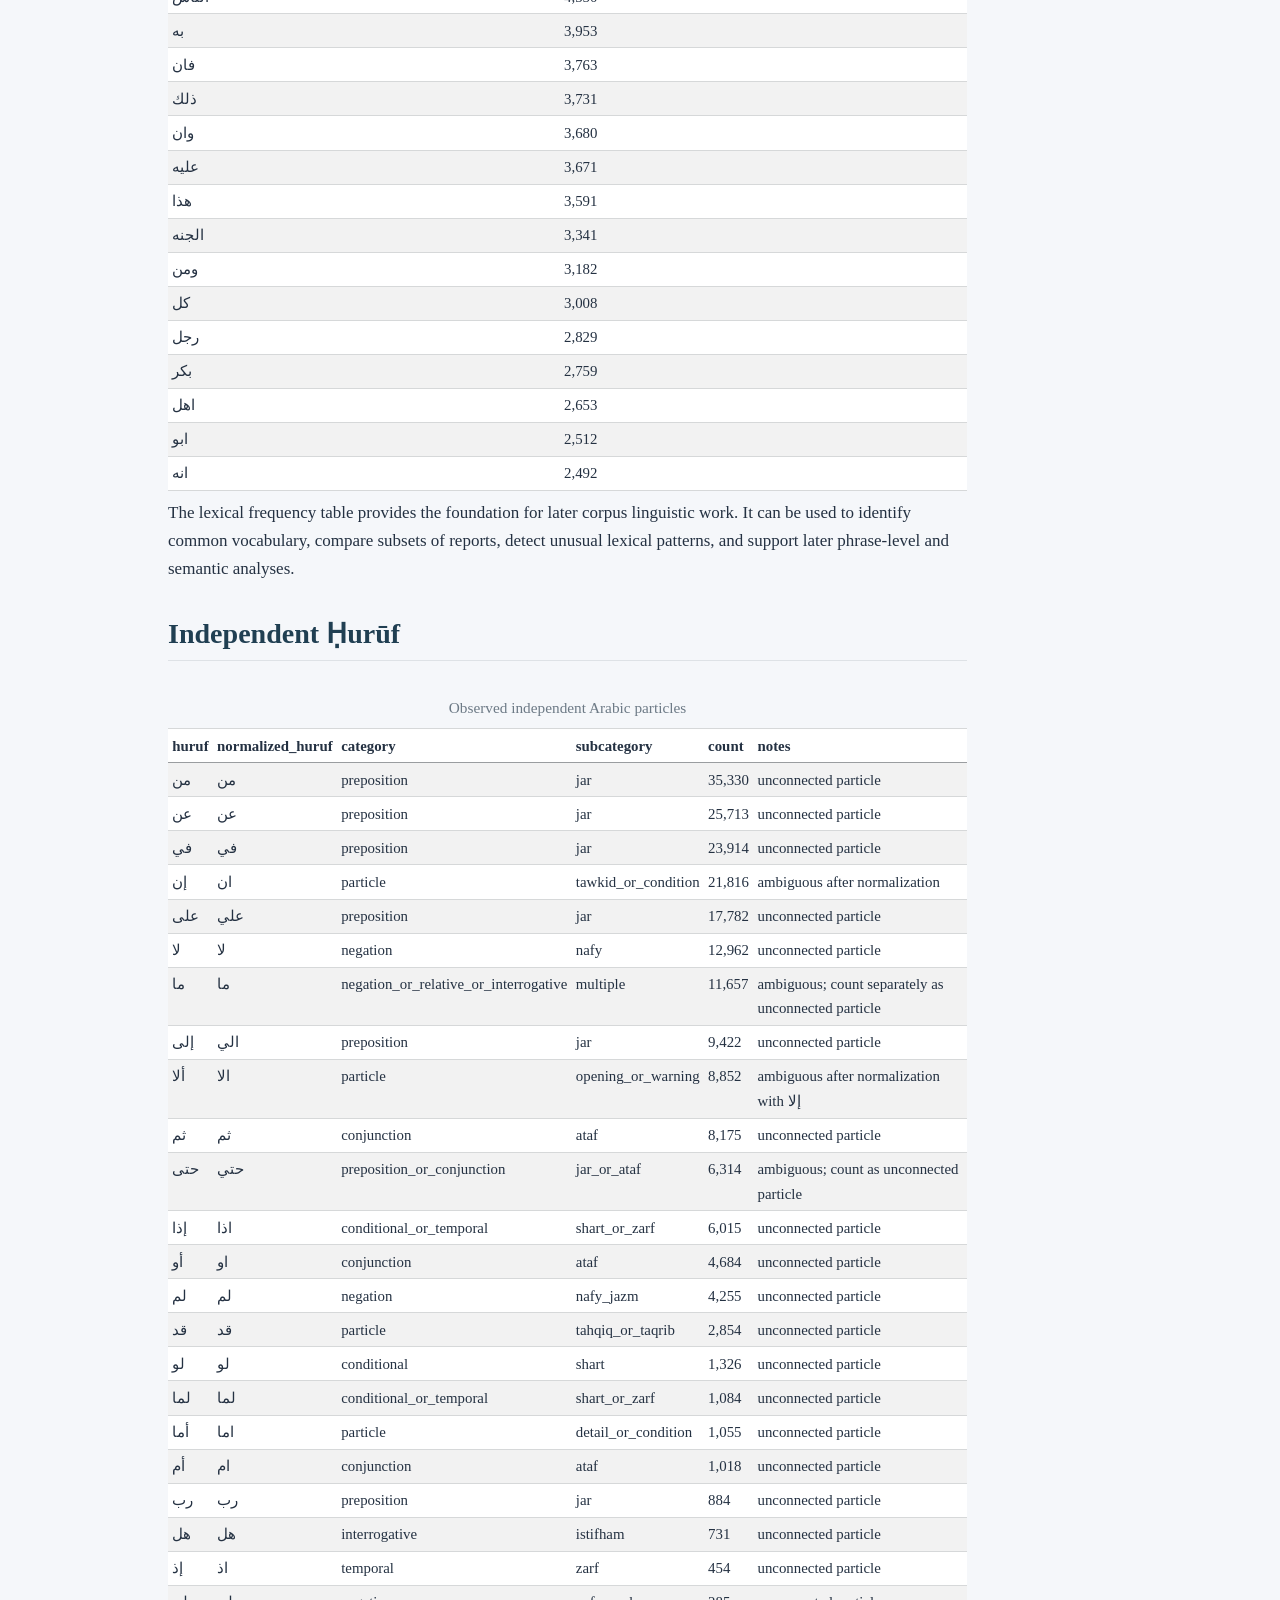
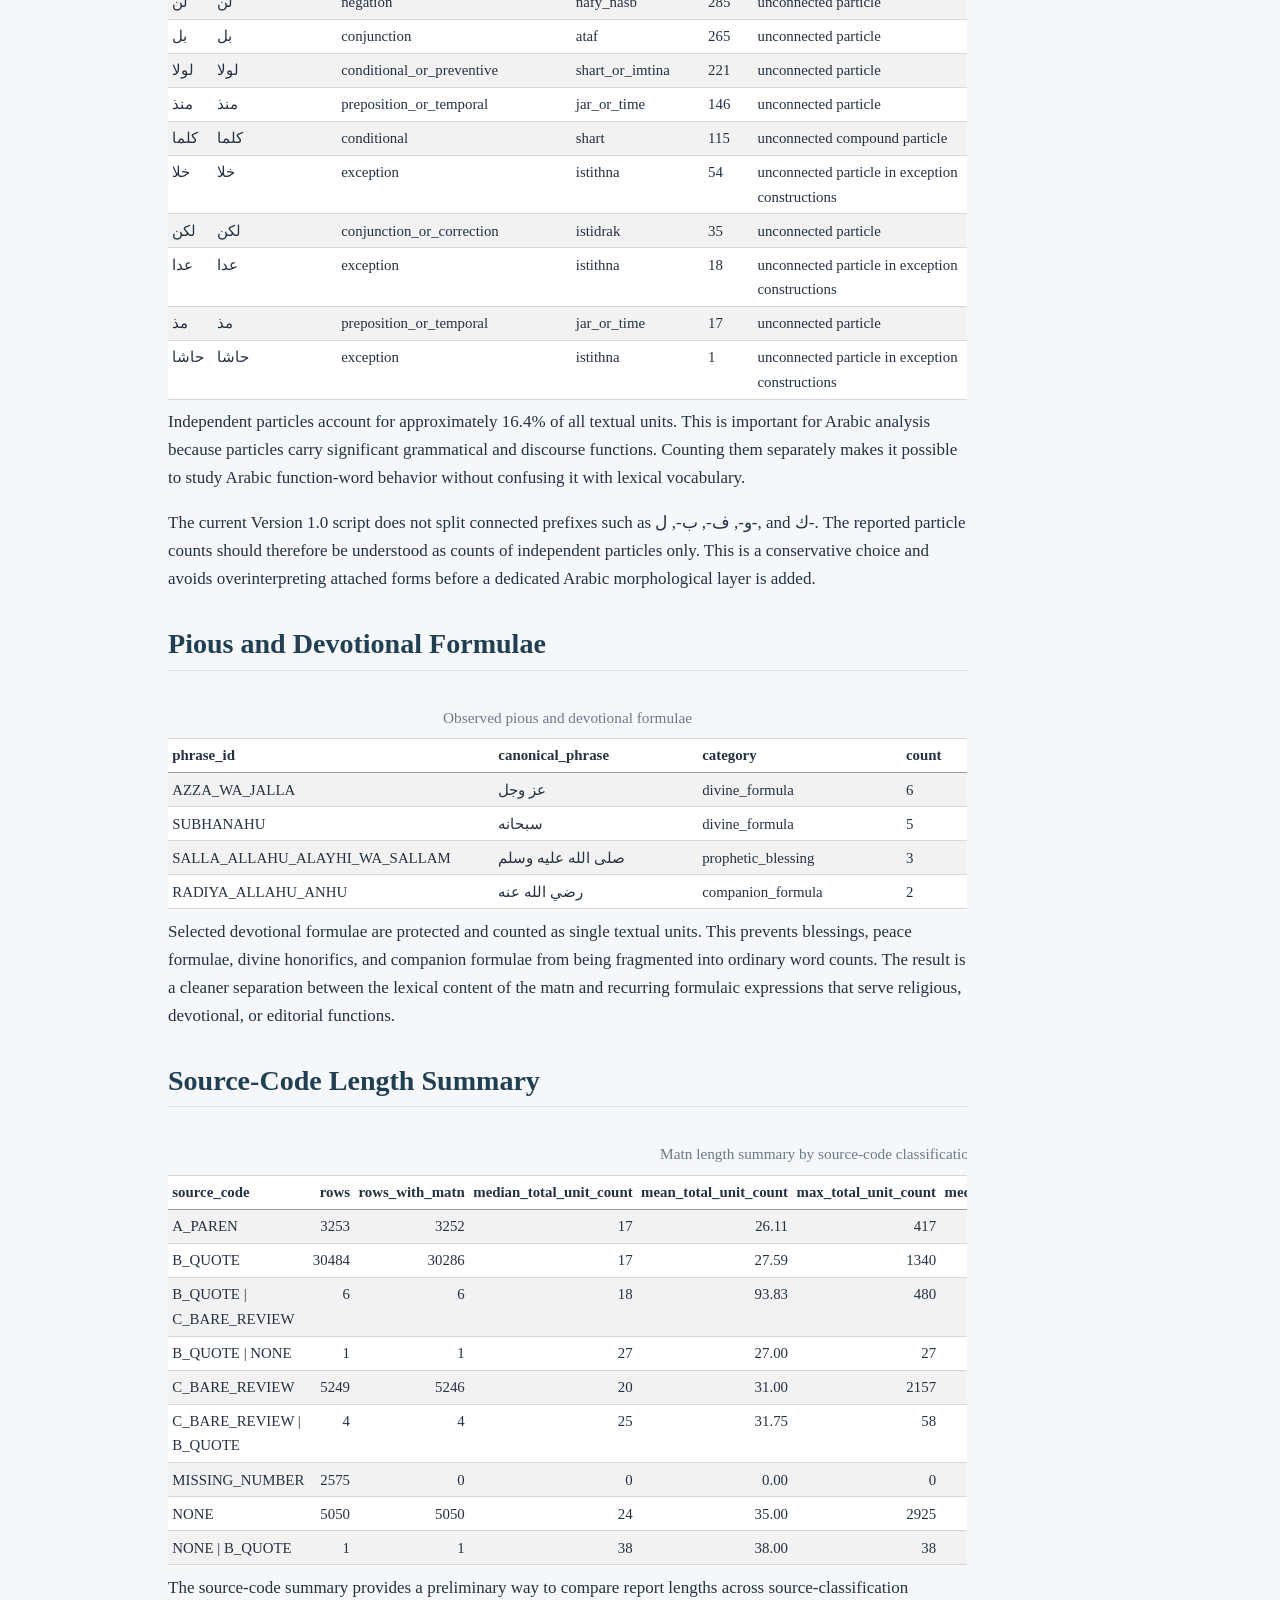
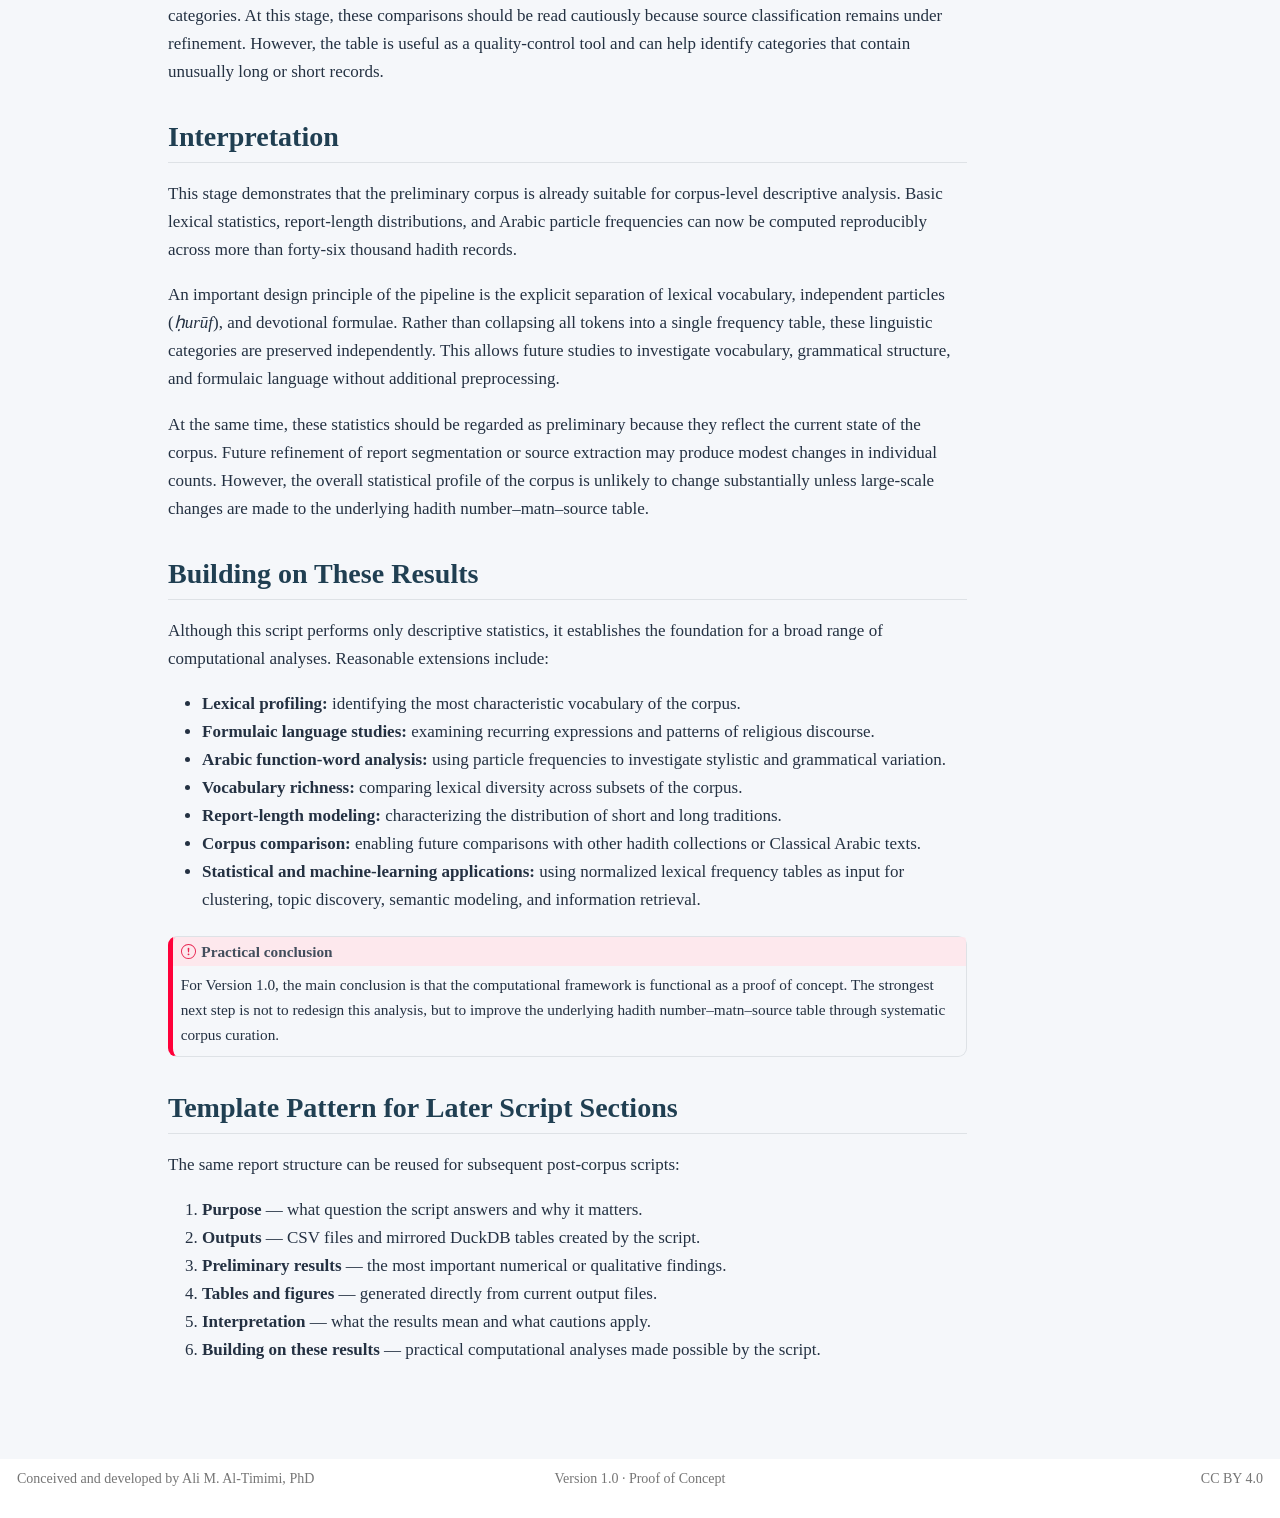
<file: docs/03_matn_stats.html>
<!DOCTYPE html>
<html xmlns="http://www.w3.org/1999/xhtml" lang="en" xml:lang="en"><head>

<meta charset="utf-8">
<meta name="generator" content="quarto-1.9.38">

<meta name="viewport" content="width=device-width, initial-scale=1.0, user-scalable=yes">


<title>Matn Statistics – Arabic Computational Linguistics</title>
<style>
/* Default styles provided by pandoc.
** See https://pandoc.org/MANUAL.html#variables-for-html for config info.
*/
code{white-space: pre-wrap;}
span.smallcaps{font-variant: small-caps;}
div.columns{display: flex; gap: min(4vw, 1.5em);}
div.column{flex: auto; overflow-x: auto;}
div.hanging-indent{margin-left: 1.5em; text-indent: -1.5em;}
ul.task-list{list-style: none;}
ul.task-list li input[type="checkbox"] {
  width: 0.8em;
  margin: 0 0.8em 0.2em -1em; /* quarto-specific, see https://github.com/quarto-dev/quarto-cli/issues/4556 */ 
  vertical-align: middle;
}
</style>


<script src="site_libs/quarto-nav/quarto-nav.js"></script>
<script src="site_libs/quarto-nav/headroom.min.js"></script>
<script src="site_libs/clipboard/clipboard.min.js"></script>
<script src="site_libs/quarto-search/autocomplete.umd.js"></script>
<script src="site_libs/quarto-search/fuse.min.js"></script>
<script src="site_libs/quarto-search/quarto-search.js"></script>
<meta name="quarto:offset" content="./">
<script src="site_libs/quarto-html/quarto.js" type="module"></script>
<script src="site_libs/quarto-html/tabsets/tabsets.js" type="module"></script>
<script src="site_libs/quarto-html/popper.min.js"></script>
<script src="site_libs/quarto-html/tippy.umd.min.js"></script>
<script src="site_libs/quarto-html/anchor.min.js"></script>
<link href="site_libs/quarto-html/tippy.css" rel="stylesheet">
<link href="site_libs/quarto-html/quarto-syntax-highlighting-15634bcf2e68342d4ad2dfa704d543f6.css" rel="stylesheet" id="quarto-text-highlighting-styles">
<script src="site_libs/bootstrap/bootstrap.min.js"></script>
<link href="site_libs/bootstrap/bootstrap-icons.css" rel="stylesheet">
<link href="site_libs/bootstrap/bootstrap-bb22cb1031d83fa3367499398b846a4e.min.css" rel="stylesheet" append-hash="true" id="quarto-bootstrap" data-mode="light">
<script id="quarto-search-options" type="application/json">{
  "location": "navbar",
  "copy-button": false,
  "collapse-after": 3,
  "panel-placement": "end",
  "type": "overlay",
  "limit": 50,
  "keyboard-shortcut": [
    "f",
    "/",
    "s"
  ],
  "show-item-context": false,
  "language": {
    "search-no-results-text": "No results",
    "search-matching-documents-text": "matching documents",
    "search-copy-link-title": "Copy link to search",
    "search-hide-matches-text": "Hide additional matches",
    "search-more-match-text": "more match in this document",
    "search-more-matches-text": "more matches in this document",
    "search-clear-button-title": "Clear",
    "search-text-placeholder": "",
    "search-detached-cancel-button-title": "Cancel",
    "search-submit-button-title": "Submit",
    "search-label": "Search"
  }
}</script>
<style>html{ scroll-behavior: smooth; }</style>


<link rel="stylesheet" href="styles.css">
</head>

<body class="nav-fixed quarto-light">

<div id="quarto-search-results"></div>
  <header id="quarto-header" class="headroom fixed-top">
    <nav class="navbar navbar-expand-lg " data-bs-theme="dark">
      <div class="navbar-container container-fluid">
      <div class="navbar-brand-container mx-auto">
    <a class="navbar-brand" href="./index.html">
    <span class="navbar-title">Arabic Computational Linguistics</span>
    </a>
  </div>
            <div id="quarto-search" class="" title="Search"></div>
          <button class="navbar-toggler" type="button" data-bs-toggle="collapse" data-bs-target="#navbarCollapse" aria-controls="navbarCollapse" role="menu" aria-expanded="false" aria-label="Toggle navigation" onclick="if (window.quartoToggleHeadroom) { window.quartoToggleHeadroom(); }">
  <span class="navbar-toggler-icon"></span>
</button>
          <div class="collapse navbar-collapse" id="navbarCollapse">
            <ul class="navbar-nav navbar-nav-scroll me-auto">
  <li class="nav-item">
    <a class="nav-link" href="./index.html"> 
<span class="menu-text">Home</span></a>
  </li>  
  <li class="nav-item dropdown ">
    <a class="nav-link dropdown-toggle" href="#" id="nav-menu-corpus" role="link" data-bs-toggle="dropdown" aria-expanded="false">
 <span class="menu-text">Corpus</span>
    </a>
    <ul class="dropdown-menu" aria-labelledby="nav-menu-corpus">    
        <li>
    <a class="dropdown-item" href="./01_source_text_and_digital_sources.html">
 <span class="dropdown-text">Source Text &amp; Digital Sources</span></a>
  </li>  
        <li>
    <a class="dropdown-item" href="./02_computational_corpus.html">
 <span class="dropdown-text">Computational Corpus</span></a>
  </li>  
    </ul>
  </li>
  <li class="nav-item dropdown ">
    <a class="nav-link dropdown-toggle" href="#" id="nav-menu-analyses" role="link" data-bs-toggle="dropdown" aria-expanded="false">
 <span class="menu-text">Analyses</span>
    </a>
    <ul class="dropdown-menu" aria-labelledby="nav-menu-analyses">    
        <li>
    <a class="dropdown-item" href="./03_matn_stats.html">
 <span class="dropdown-text">Matn Statistics</span></a>
  </li>  
        <li>
    <a class="dropdown-item" href="./04_repeated_phrases.html">
 <span class="dropdown-text">Repeated Phrases</span></a>
  </li>  
        <li>
    <a class="dropdown-item" href="./05_source_narrator.html">
 <span class="dropdown-text">Sources &amp; Narrators</span></a>
  </li>  
    </ul>
  </li>
  <li class="nav-item dropdown ">
    <a class="nav-link dropdown-toggle" href="#" id="nav-menu-future" role="link" data-bs-toggle="dropdown" aria-expanded="false">
 <span class="menu-text">Future</span>
    </a>
    <ul class="dropdown-menu" aria-labelledby="nav-menu-future">    
        <li>
    <a class="dropdown-item" href="./06_towards_computational_study_prophetic_traditions.html">
 <span class="dropdown-text">Towards Computational Hadith Studies</span></a>
  </li>  
        <li>
    <a class="dropdown-item" href="./07_possible_future_directions.html">
 <span class="dropdown-text">Possible Future Directions</span></a>
  </li>  
    </ul>
  </li>
</ul>
            <ul class="navbar-nav navbar-nav-scroll ms-auto">
  <li class="nav-item compact">
    <a class="nav-link" href="https://github.com/ali-altimimi-phd/arabic-computational-linguistics"> <i class="bi bi-github" role="img" aria-label="GitHub repository">
</i> 
<span class="menu-text"></span></a>
  </li>  
</ul>
          </div> <!-- /navcollapse -->
            <div class="quarto-navbar-tools">
</div>
      </div> <!-- /container-fluid -->
    </nav>
</header>
<!-- content -->
<div id="quarto-content" class="quarto-container page-columns page-rows-contents page-layout-article page-navbar">
<!-- sidebar -->
<!-- margin-sidebar -->
    <div id="quarto-margin-sidebar" class="sidebar margin-sidebar">
        <nav id="TOC" role="doc-toc" class="toc-active">
    <h2 id="toc-title">On this page</h2>
   
  <ul>
  <li><a href="#script-04-matn-counts-and-descriptive-statistics" id="toc-script-04-matn-counts-and-descriptive-statistics" class="nav-link active" data-scroll-target="#script-04-matn-counts-and-descriptive-statistics">Script 04 — Matn Counts and Descriptive Statistics</a>
  <ul class="collapse">
  <li><a href="#purpose" id="toc-purpose" class="nav-link" data-scroll-target="#purpose">Purpose</a></li>
  <li><a href="#outputs" id="toc-outputs" class="nav-link" data-scroll-target="#outputs">Outputs</a></li>
  </ul></li>
  <li><a href="#corpus-at-a-glance" id="toc-corpus-at-a-glance" class="nav-link" data-scroll-target="#corpus-at-a-glance">Corpus at a Glance</a></li>
  <li><a href="#preliminary-results" id="toc-preliminary-results" class="nav-link" data-scroll-target="#preliminary-results">Preliminary Results</a></li>
  <li><a href="#matn-length-statistics" id="toc-matn-length-statistics" class="nav-link" data-scroll-target="#matn-length-statistics">Matn Length Statistics</a></li>
  <li><a href="#distribution-of-matn-lengths" id="toc-distribution-of-matn-lengths" class="nav-link" data-scroll-target="#distribution-of-matn-lengths">Distribution of Matn Lengths</a></li>
  <li><a href="#lexical-word-frequencies" id="toc-lexical-word-frequencies" class="nav-link" data-scroll-target="#lexical-word-frequencies">Lexical Word Frequencies</a></li>
  <li><a href="#independent-ḥurūf" id="toc-independent-ḥurūf" class="nav-link" data-scroll-target="#independent-ḥurūf">Independent Ḥurūf</a></li>
  <li><a href="#pious-and-devotional-formulae" id="toc-pious-and-devotional-formulae" class="nav-link" data-scroll-target="#pious-and-devotional-formulae">Pious and Devotional Formulae</a></li>
  <li><a href="#source-code-length-summary" id="toc-source-code-length-summary" class="nav-link" data-scroll-target="#source-code-length-summary">Source-Code Length Summary</a></li>
  <li><a href="#interpretation" id="toc-interpretation" class="nav-link" data-scroll-target="#interpretation">Interpretation</a></li>
  <li><a href="#building-on-these-results" id="toc-building-on-these-results" class="nav-link" data-scroll-target="#building-on-these-results">Building on These Results</a></li>
  <li><a href="#template-pattern-for-later-script-sections" id="toc-template-pattern-for-later-script-sections" class="nav-link" data-scroll-target="#template-pattern-for-later-script-sections">Template Pattern for Later Script Sections</a></li>
  </ul>
<div class="toc-actions"><ul><li><a href="https://github.com/ali-altimimi-phd/arabic-computational-linguistics/blob/main/03_matn_stats.qmd" class="toc-action"><i class="bi bi-github"></i>View source</a></li></ul></div></nav>
    </div>
<!-- main -->
<main class="content" id="quarto-document-content">

<header id="title-block-header" class="quarto-title-block default">
<div class="quarto-title">
<h1 class="title">Matn Statistics</h1>
</div>



<div class="quarto-title-meta">

    
  
    
  </div>
  


</header>


<section id="script-04-matn-counts-and-descriptive-statistics" class="level2">
<h2 class="anchored" data-anchor-id="script-04-matn-counts-and-descriptive-statistics">Script 04 — Matn Counts and Descriptive Statistics</h2>
<section id="purpose" class="level3">
<h3 class="anchored" data-anchor-id="purpose">Purpose</h3>
<p>This script performs the first large-scale quantitative analysis of the hadith text (<em>matn</em>) after construction of the preliminary corpus. Rather than examining individual reports, it summarizes the linguistic characteristics of the corpus as a whole and produces reusable statistical tables for subsequent analyses. All outputs are written both as CSV files and as mirrored DuckDB tables, allowing later scripts to query the results directly without recomputation.</p>
<p>The script also reflects an important design principle of the pipeline: different linguistic phenomena are treated separately rather than merged into a single undifferentiated word count. Lexical vocabulary, independent particles (<em>ḥurūf</em>), and selected devotional formulae are counted independently. This allows later studies to focus on vocabulary, grammar, or formulaic language without repeating the preprocessing step.</p>
</section>
<section id="outputs" class="level3">
<h3 class="anchored" data-anchor-id="outputs">Outputs</h3>
<p>The script generates the following analytical products. Each output is exported as a CSV file and mirrored into DuckDB, making the results immediately available for downstream statistical analyses.</p>
<div class="cell">
<div class="cell-output-display">
<table class="caption-top table table-sm table-striped small">
<caption>Script 04 analytical outputs</caption>
<colgroup>
<col style="width: 20%">
<col style="width: 79%">
</colgroup>
<thead>
<tr class="header">
<th style="text-align: left;">Output</th>
<th style="text-align: left;">Description</th>
</tr>
</thead>
<tbody>
<tr class="odd">
<td style="text-align: left;">kanz_04_matn_hadith_level_stats</td>
<td style="text-align: left;">Per-hadith descriptive statistics, including word counts, character counts, lexical diversity, sentence estimates, token lists, and normalized matn.</td>
</tr>
<tr class="even">
<td style="text-align: left;">kanz_04_matn_lexical_word_counts</td>
<td style="text-align: left;">Frequency table of lexical words across the corpus.</td>
</tr>
<tr class="odd">
<td style="text-align: left;">kanz_04_matn_unconnected_huruf_counts</td>
<td style="text-align: left;">Counts of independent Arabic particles (ḥurūf) using a reference lookup table.</td>
</tr>
<tr class="even">
<td style="text-align: left;">kanz_04_matn_pious_phrase_counts</td>
<td style="text-align: left;">Counts of selected devotional formulae preserved as single textual units.</td>
</tr>
<tr class="odd">
<td style="text-align: left;">kanz_04_matn_length_statistics</td>
<td style="text-align: left;">Summary statistics describing corpus-wide length and token distributions.</td>
</tr>
<tr class="even">
<td style="text-align: left;">kanz_04_matn_length_quantiles</td>
<td style="text-align: left;">Quantile distribution of report lengths and related measures.</td>
</tr>
<tr class="odd">
<td style="text-align: left;">kanz_04_source_code_length_summary</td>
<td style="text-align: left;">Summary of report lengths grouped by source classification.</td>
</tr>
<tr class="even">
<td style="text-align: left;">kanz_04_run_summary</td>
<td style="text-align: left;">Overall processing summary for the corpus.</td>
</tr>
</tbody>
</table>
</div>
</div>
</section>
</section>
<section id="corpus-at-a-glance" class="level2">
<h2 class="anchored" data-anchor-id="corpus-at-a-glance">Corpus at a Glance</h2>
<div class="cell">
<div class="cell-output-display">
<table class="caption-top table table-sm table-striped small">
<caption>Corpus-wide Script 04 summary</caption>
<thead>
<tr class="header">
<th style="text-align: left;">Measure</th>
<th style="text-align: left;">Value</th>
</tr>
</thead>
<tbody>
<tr class="odd">
<td style="text-align: left;">Hadith records loaded</td>
<td style="text-align: left;">46,623</td>
</tr>
<tr class="even">
<td style="text-align: left;">Reports with matn</td>
<td style="text-align: left;">43,846</td>
</tr>
<tr class="odd">
<td style="text-align: left;">Reports with matn (%)</td>
<td style="text-align: left;">94.0%</td>
</tr>
<tr class="even">
<td style="text-align: left;">Total textual units</td>
<td style="text-align: left;">1,266,206</td>
</tr>
<tr class="odd">
<td style="text-align: left;">Lexical words</td>
<td style="text-align: left;">1,058,736</td>
</tr>
<tr class="even">
<td style="text-align: left;">Lexical words (% of textual units)</td>
<td style="text-align: left;">83.6%</td>
</tr>
<tr class="odd">
<td style="text-align: left;">Independent ḥurūf</td>
<td style="text-align: left;">207,454</td>
</tr>
<tr class="even">
<td style="text-align: left;">Independent ḥurūf (% of textual units)</td>
<td style="text-align: left;">16.4%</td>
</tr>
<tr class="odd">
<td style="text-align: left;">Pious phrase units</td>
<td style="text-align: left;">16</td>
</tr>
<tr class="even">
<td style="text-align: left;">Pious phrase units (% of textual units)</td>
<td style="text-align: left;">0.0%</td>
</tr>
<tr class="odd">
<td style="text-align: left;">Unique lexical word forms</td>
<td style="text-align: left;">83,280</td>
</tr>
<tr class="even">
<td style="text-align: left;">Unique independent ḥurūf observed</td>
<td style="text-align: left;">32</td>
</tr>
<tr class="odd">
<td style="text-align: left;">Pious phrase types observed</td>
<td style="text-align: left;">4</td>
</tr>
</tbody>
</table>
</div>
</div>
<div class="callout callout-style-default callout-note callout-titled">
<div class="callout-header d-flex align-content-center">
<div class="callout-icon-container">
<i class="callout-icon"></i>
</div>
<div class="callout-title-container flex-fill">
<span class="screen-reader-only">Note</span>Key finding
</div>
</div>
<div class="callout-body-container callout-body">
<p>The preliminary Version 1.0 corpus already contains more than one million lexical words distributed across more than forty-six thousand hadith records. This provides a substantial proof-of-concept foundation for quantitative corpus analysis, even though the underlying hadith number–matn–source table still requires further curation.</p>
</div>
</div>
</section>
<section id="preliminary-results" class="level2">
<h2 class="anchored" data-anchor-id="preliminary-results">Preliminary Results</h2>
<p>The current Version 1.0 corpus contains 46,623 hadith records, of which 43,846 (94.0%) currently contain matn text suitable for quantitative analysis. Across these reports, the corpus contains approximately 1,266,206 textual units, including approximately 1,058,736 lexical words and 207,454 independent Arabic particles. The lexical vocabulary presently consists of 83,280 distinct word forms.</p>
<p>These figures indicate that the preliminary corpus is already large enough to support corpus-level descriptive analysis. Basic lexical statistics, length distributions, and particle frequencies can now be computed reproducibly across tens of thousands of reports.</p>
</section>
<section id="matn-length-statistics" class="level2">
<h2 class="anchored" data-anchor-id="matn-length-statistics">Matn Length Statistics</h2>
<div class="cell">
<div class="cell-output-display">
<table class="caption-top table table-sm table-striped small">
<caption>Selected matn length and token statistics</caption>
<colgroup>
<col style="width: 42%">
<col style="width: 7%">
<col style="width: 5%">
<col style="width: 3%">
<col style="width: 9%">
<col style="width: 9%">
<col style="width: 5%">
<col style="width: 7%">
<col style="width: 9%">
</colgroup>
<thead>
<tr class="header">
<th style="text-align: left;">Measure</th>
<th style="text-align: right;">N</th>
<th style="text-align: right;">Min</th>
<th style="text-align: right;">Q1</th>
<th style="text-align: right;">Median</th>
<th style="text-align: right;">Mean</th>
<th style="text-align: right;">Q3</th>
<th style="text-align: right;">Max</th>
<th style="text-align: right;">SD</th>
</tr>
</thead>
<tbody>
<tr class="odd">
<td style="text-align: left;">Total textual units</td>
<td style="text-align: right;">46623</td>
<td style="text-align: right;">0</td>
<td style="text-align: right;">10</td>
<td style="text-align: right;">17</td>
<td style="text-align: right;">27.16</td>
<td style="text-align: right;">31</td>
<td style="text-align: right;">2925</td>
<td style="text-align: right;">43.93</td>
</tr>
<tr class="even">
<td style="text-align: left;">Lexical words</td>
<td style="text-align: right;">46623</td>
<td style="text-align: right;">0</td>
<td style="text-align: right;">8</td>
<td style="text-align: right;">14</td>
<td style="text-align: right;">22.71</td>
<td style="text-align: right;">26</td>
<td style="text-align: right;">2458</td>
<td style="text-align: right;">37.61</td>
</tr>
<tr class="odd">
<td style="text-align: left;">Independent ḥurūf</td>
<td style="text-align: right;">46623</td>
<td style="text-align: right;">0</td>
<td style="text-align: right;">1</td>
<td style="text-align: right;">3</td>
<td style="text-align: right;">4.45</td>
<td style="text-align: right;">5</td>
<td style="text-align: right;">467</td>
<td style="text-align: right;">6.71</td>
</tr>
<tr class="even">
<td style="text-align: left;">Pious phrase units</td>
<td style="text-align: right;">46623</td>
<td style="text-align: right;">0</td>
<td style="text-align: right;">0</td>
<td style="text-align: right;">0</td>
<td style="text-align: right;">0.00</td>
<td style="text-align: right;">0</td>
<td style="text-align: right;">2</td>
<td style="text-align: right;">0.02</td>
</tr>
<tr class="odd">
<td style="text-align: left;">Unique lexical words per report</td>
<td style="text-align: right;">46623</td>
<td style="text-align: right;">0</td>
<td style="text-align: right;">8</td>
<td style="text-align: right;">13</td>
<td style="text-align: right;">18.97</td>
<td style="text-align: right;">22</td>
<td style="text-align: right;">1608</td>
<td style="text-align: right;">25.39</td>
</tr>
<tr class="even">
<td style="text-align: left;">Arabic characters</td>
<td style="text-align: right;">46623</td>
<td style="text-align: right;">0</td>
<td style="text-align: right;">39</td>
<td style="text-align: right;">67</td>
<td style="text-align: right;">106.77</td>
<td style="text-align: right;">120</td>
<td style="text-align: right;">11749</td>
<td style="text-align: right;">175.10</td>
</tr>
<tr class="odd">
<td style="text-align: left;">Estimated sentential units</td>
<td style="text-align: right;">46623</td>
<td style="text-align: right;">0</td>
<td style="text-align: right;">1</td>
<td style="text-align: right;">2</td>
<td style="text-align: right;">2.99</td>
<td style="text-align: right;">3</td>
<td style="text-align: right;">547</td>
<td style="text-align: right;">5.34</td>
</tr>
</tbody>
</table>
</div>
</div>
<p>Report length is highly variable, reflecting the heterogeneous nature of <em>Kanz al-Ummāl</em>. The median report contains 17 textual units (14 lexical words), while the mean report contains approximately 27.2 textual units (22.7 lexical words). This difference between the median and mean shows that the distribution is right-skewed: most reports are relatively short, while a smaller number of very long reports raise the arithmetic average.</p>
<p>The interquartile range extends from approximately 10 to 31 textual units. In practical terms, the middle half of the corpus consists of reports in this range. The longest report contains 2,925 textual units, and the longest lexical-word count is 2,458. For this reason, future analyses should report medians and quantiles rather than relying only on arithmetic means.</p>
<div class="cell">
<div class="cell-output-display">
<table class="caption-top table table-sm table-striped small">
<caption>Quantiles for selected matn measures</caption>
<colgroup>
<col style="width: 7%">
<col style="width: 16%">
<col style="width: 11%">
<col style="width: 15%">
<col style="width: 15%">
<col style="width: 17%">
<col style="width: 15%">
</colgroup>
<thead>
<tr class="header">
<th style="text-align: left;">Quantile</th>
<th style="text-align: right;">Total textual units</th>
<th style="text-align: right;">Lexical words</th>
<th style="text-align: right;">Independent ḥurūf</th>
<th style="text-align: right;">Pious phrase units</th>
<th style="text-align: right;">Unique lexical words</th>
<th style="text-align: right;">Arabic characters</th>
</tr>
</thead>
<tbody>
<tr class="odd">
<td style="text-align: left;">0%</td>
<td style="text-align: right;">0</td>
<td style="text-align: right;">0</td>
<td style="text-align: right;">0</td>
<td style="text-align: right;">0</td>
<td style="text-align: right;">0</td>
<td style="text-align: right;">0</td>
</tr>
<tr class="even">
<td style="text-align: left;">5%</td>
<td style="text-align: right;">0</td>
<td style="text-align: right;">0</td>
<td style="text-align: right;">0</td>
<td style="text-align: right;">0</td>
<td style="text-align: right;">0</td>
<td style="text-align: right;">0</td>
</tr>
<tr class="odd">
<td style="text-align: left;">10%</td>
<td style="text-align: right;">5</td>
<td style="text-align: right;">4</td>
<td style="text-align: right;">0</td>
<td style="text-align: right;">0</td>
<td style="text-align: right;">4</td>
<td style="text-align: right;">21</td>
</tr>
<tr class="even">
<td style="text-align: left;">25%</td>
<td style="text-align: right;">10</td>
<td style="text-align: right;">8</td>
<td style="text-align: right;">1</td>
<td style="text-align: right;">0</td>
<td style="text-align: right;">8</td>
<td style="text-align: right;">39</td>
</tr>
<tr class="odd">
<td style="text-align: left;">50%</td>
<td style="text-align: right;">17</td>
<td style="text-align: right;">14</td>
<td style="text-align: right;">3</td>
<td style="text-align: right;">0</td>
<td style="text-align: right;">13</td>
<td style="text-align: right;">67</td>
</tr>
<tr class="even">
<td style="text-align: left;">75%</td>
<td style="text-align: right;">31</td>
<td style="text-align: right;">26</td>
<td style="text-align: right;">5</td>
<td style="text-align: right;">0</td>
<td style="text-align: right;">22</td>
<td style="text-align: right;">120</td>
</tr>
<tr class="odd">
<td style="text-align: left;">90%</td>
<td style="text-align: right;">54</td>
<td style="text-align: right;">46</td>
<td style="text-align: right;">9</td>
<td style="text-align: right;">0</td>
<td style="text-align: right;">37</td>
<td style="text-align: right;">211</td>
</tr>
<tr class="even">
<td style="text-align: left;">95%</td>
<td style="text-align: right;">80</td>
<td style="text-align: right;">68</td>
<td style="text-align: right;">13</td>
<td style="text-align: right;">0</td>
<td style="text-align: right;">53</td>
<td style="text-align: right;">313</td>
</tr>
<tr class="odd">
<td style="text-align: left;">100%</td>
<td style="text-align: right;">2925</td>
<td style="text-align: right;">2458</td>
<td style="text-align: right;">467</td>
<td style="text-align: right;">2</td>
<td style="text-align: right;">1608</td>
<td style="text-align: right;">11749</td>
</tr>
</tbody>
</table>
</div>
</div>
<p>The quantile table provides a compact way to understand what is typical in the corpus. Half of all reports contain 17 or fewer textual units, while the upper tail contains relatively few but substantially longer narrations.</p>
</section>
<section id="distribution-of-matn-lengths" class="level2">
<h2 class="anchored" data-anchor-id="distribution-of-matn-lengths">Distribution of Matn Lengths</h2>
<div class="cell">
<div class="cell-output-display">
<div>
<figure class="figure">
<p><img src="03_matn_stats_files/figure-html/matn-length-histogram-1.png" class="img-fluid figure-img" width="768"></p>
</figure>
</div>
</div>
</div>
<p>The histogram illustrates the strongly right-skewed nature of report lengths. Most narrations are comparatively short, while progressively fewer reports occupy the long tail of the distribution. The plot is truncated at 200 textual units to make the main distribution readable; the full corpus contains a small number of much longer reports.</p>
<p>This pattern is expected in large hadith compilations, where many reports consist of brief statements, rulings, or narrative fragments, while a smaller number preserve extended narrations. Analytically, this means that later statistical models and stylometric comparisons should be designed with skewed text lengths in mind.</p>
</section>
<section id="lexical-word-frequencies" class="level2">
<h2 class="anchored" data-anchor-id="lexical-word-frequencies">Lexical Word Frequencies</h2>
<div class="cell">
<div class="cell-output-display">
<table class="caption-top table table-sm table-striped small">
<caption>Top 30 lexical words in the matn corpus</caption>
<thead>
<tr class="header">
<th style="text-align: left;">Word</th>
<th style="text-align: left;">Count</th>
</tr>
</thead>
<tbody>
<tr class="odd">
<td style="text-align: left;">الله</td>
<td style="text-align: left;">34,315</td>
</tr>
<tr class="even">
<td style="text-align: left;">قال</td>
<td style="text-align: left;">25,313</td>
</tr>
<tr class="odd">
<td style="text-align: left;">بن</td>
<td style="text-align: left;">16,479</td>
</tr>
<tr class="even">
<td style="text-align: left;">رسول</td>
<td style="text-align: left;">11,515</td>
</tr>
<tr class="odd">
<td style="text-align: left;">فقال</td>
<td style="text-align: left;">10,787</td>
</tr>
<tr class="even">
<td style="text-align: left;">يا</td>
<td style="text-align: left;">8,280</td>
</tr>
<tr class="odd">
<td style="text-align: left;">عمر</td>
<td style="text-align: left;">7,854</td>
</tr>
<tr class="even">
<td style="text-align: left;">له</td>
<td style="text-align: left;">7,852</td>
</tr>
<tr class="odd">
<td style="text-align: left;">ولا</td>
<td style="text-align: left;">7,803</td>
</tr>
<tr class="even">
<td style="text-align: left;">كان</td>
<td style="text-align: left;">7,490</td>
</tr>
<tr class="odd">
<td style="text-align: left;">ابن</td>
<td style="text-align: left;">6,878</td>
</tr>
<tr class="even">
<td style="text-align: left;">ابي</td>
<td style="text-align: left;">6,868</td>
</tr>
<tr class="odd">
<td style="text-align: left;">النبي</td>
<td style="text-align: left;">4,621</td>
</tr>
<tr class="even">
<td style="text-align: left;">يوم</td>
<td style="text-align: left;">4,510</td>
</tr>
<tr class="odd">
<td style="text-align: left;">عبد</td>
<td style="text-align: left;">4,353</td>
</tr>
<tr class="even">
<td style="text-align: left;">الناس</td>
<td style="text-align: left;">4,350</td>
</tr>
<tr class="odd">
<td style="text-align: left;">به</td>
<td style="text-align: left;">3,953</td>
</tr>
<tr class="even">
<td style="text-align: left;">فان</td>
<td style="text-align: left;">3,763</td>
</tr>
<tr class="odd">
<td style="text-align: left;">ذلك</td>
<td style="text-align: left;">3,731</td>
</tr>
<tr class="even">
<td style="text-align: left;">وان</td>
<td style="text-align: left;">3,680</td>
</tr>
<tr class="odd">
<td style="text-align: left;">عليه</td>
<td style="text-align: left;">3,671</td>
</tr>
<tr class="even">
<td style="text-align: left;">هذا</td>
<td style="text-align: left;">3,591</td>
</tr>
<tr class="odd">
<td style="text-align: left;">الجنه</td>
<td style="text-align: left;">3,341</td>
</tr>
<tr class="even">
<td style="text-align: left;">ومن</td>
<td style="text-align: left;">3,182</td>
</tr>
<tr class="odd">
<td style="text-align: left;">كل</td>
<td style="text-align: left;">3,008</td>
</tr>
<tr class="even">
<td style="text-align: left;">رجل</td>
<td style="text-align: left;">2,829</td>
</tr>
<tr class="odd">
<td style="text-align: left;">بكر</td>
<td style="text-align: left;">2,759</td>
</tr>
<tr class="even">
<td style="text-align: left;">اهل</td>
<td style="text-align: left;">2,653</td>
</tr>
<tr class="odd">
<td style="text-align: left;">ابو</td>
<td style="text-align: left;">2,512</td>
</tr>
<tr class="even">
<td style="text-align: left;">انه</td>
<td style="text-align: left;">2,492</td>
</tr>
</tbody>
</table>
</div>
</div>
<p>The lexical frequency table provides the foundation for later corpus linguistic work. It can be used to identify common vocabulary, compare subsets of reports, detect unusual lexical patterns, and support later phrase-level and semantic analyses.</p>
</section>
<section id="independent-ḥurūf" class="level2">
<h2 class="anchored" data-anchor-id="independent-ḥurūf">Independent Ḥurūf</h2>
<div class="cell">
<div class="cell-output-display">
<table class="caption-top table table-sm table-striped small">
<caption>Observed independent Arabic particles</caption>
<colgroup>
<col style="width: 4%">
<col style="width: 12%">
<col style="width: 27%">
<col style="width: 14%">
<col style="width: 5%">
<col style="width: 37%">
</colgroup>
<thead>
<tr class="header">
<th style="text-align: left;">huruf</th>
<th style="text-align: left;">normalized_huruf</th>
<th style="text-align: left;">category</th>
<th style="text-align: left;">subcategory</th>
<th style="text-align: left;">count</th>
<th style="text-align: left;">notes</th>
</tr>
</thead>
<tbody>
<tr class="odd">
<td style="text-align: left;">من</td>
<td style="text-align: left;">من</td>
<td style="text-align: left;">preposition</td>
<td style="text-align: left;">jar</td>
<td style="text-align: left;">35,330</td>
<td style="text-align: left;">unconnected particle</td>
</tr>
<tr class="even">
<td style="text-align: left;">عن</td>
<td style="text-align: left;">عن</td>
<td style="text-align: left;">preposition</td>
<td style="text-align: left;">jar</td>
<td style="text-align: left;">25,713</td>
<td style="text-align: left;">unconnected particle</td>
</tr>
<tr class="odd">
<td style="text-align: left;">في</td>
<td style="text-align: left;">في</td>
<td style="text-align: left;">preposition</td>
<td style="text-align: left;">jar</td>
<td style="text-align: left;">23,914</td>
<td style="text-align: left;">unconnected particle</td>
</tr>
<tr class="even">
<td style="text-align: left;">إن</td>
<td style="text-align: left;">ان</td>
<td style="text-align: left;">particle</td>
<td style="text-align: left;">tawkid_or_condition</td>
<td style="text-align: left;">21,816</td>
<td style="text-align: left;">ambiguous after normalization</td>
</tr>
<tr class="odd">
<td style="text-align: left;">على</td>
<td style="text-align: left;">علي</td>
<td style="text-align: left;">preposition</td>
<td style="text-align: left;">jar</td>
<td style="text-align: left;">17,782</td>
<td style="text-align: left;">unconnected particle</td>
</tr>
<tr class="even">
<td style="text-align: left;">لا</td>
<td style="text-align: left;">لا</td>
<td style="text-align: left;">negation</td>
<td style="text-align: left;">nafy</td>
<td style="text-align: left;">12,962</td>
<td style="text-align: left;">unconnected particle</td>
</tr>
<tr class="odd">
<td style="text-align: left;">ما</td>
<td style="text-align: left;">ما</td>
<td style="text-align: left;">negation_or_relative_or_interrogative</td>
<td style="text-align: left;">multiple</td>
<td style="text-align: left;">11,657</td>
<td style="text-align: left;">ambiguous; count separately as unconnected particle</td>
</tr>
<tr class="even">
<td style="text-align: left;">إلى</td>
<td style="text-align: left;">الي</td>
<td style="text-align: left;">preposition</td>
<td style="text-align: left;">jar</td>
<td style="text-align: left;">9,422</td>
<td style="text-align: left;">unconnected particle</td>
</tr>
<tr class="odd">
<td style="text-align: left;">ألا</td>
<td style="text-align: left;">الا</td>
<td style="text-align: left;">particle</td>
<td style="text-align: left;">opening_or_warning</td>
<td style="text-align: left;">8,852</td>
<td style="text-align: left;">ambiguous after normalization with إلا</td>
</tr>
<tr class="even">
<td style="text-align: left;">ثم</td>
<td style="text-align: left;">ثم</td>
<td style="text-align: left;">conjunction</td>
<td style="text-align: left;">ataf</td>
<td style="text-align: left;">8,175</td>
<td style="text-align: left;">unconnected particle</td>
</tr>
<tr class="odd">
<td style="text-align: left;">حتى</td>
<td style="text-align: left;">حتي</td>
<td style="text-align: left;">preposition_or_conjunction</td>
<td style="text-align: left;">jar_or_ataf</td>
<td style="text-align: left;">6,314</td>
<td style="text-align: left;">ambiguous; count as unconnected particle</td>
</tr>
<tr class="even">
<td style="text-align: left;">إذا</td>
<td style="text-align: left;">اذا</td>
<td style="text-align: left;">conditional_or_temporal</td>
<td style="text-align: left;">shart_or_zarf</td>
<td style="text-align: left;">6,015</td>
<td style="text-align: left;">unconnected particle</td>
</tr>
<tr class="odd">
<td style="text-align: left;">أو</td>
<td style="text-align: left;">او</td>
<td style="text-align: left;">conjunction</td>
<td style="text-align: left;">ataf</td>
<td style="text-align: left;">4,684</td>
<td style="text-align: left;">unconnected particle</td>
</tr>
<tr class="even">
<td style="text-align: left;">لم</td>
<td style="text-align: left;">لم</td>
<td style="text-align: left;">negation</td>
<td style="text-align: left;">nafy_jazm</td>
<td style="text-align: left;">4,255</td>
<td style="text-align: left;">unconnected particle</td>
</tr>
<tr class="odd">
<td style="text-align: left;">قد</td>
<td style="text-align: left;">قد</td>
<td style="text-align: left;">particle</td>
<td style="text-align: left;">tahqiq_or_taqrib</td>
<td style="text-align: left;">2,854</td>
<td style="text-align: left;">unconnected particle</td>
</tr>
<tr class="even">
<td style="text-align: left;">لو</td>
<td style="text-align: left;">لو</td>
<td style="text-align: left;">conditional</td>
<td style="text-align: left;">shart</td>
<td style="text-align: left;">1,326</td>
<td style="text-align: left;">unconnected particle</td>
</tr>
<tr class="odd">
<td style="text-align: left;">لما</td>
<td style="text-align: left;">لما</td>
<td style="text-align: left;">conditional_or_temporal</td>
<td style="text-align: left;">shart_or_zarf</td>
<td style="text-align: left;">1,084</td>
<td style="text-align: left;">unconnected particle</td>
</tr>
<tr class="even">
<td style="text-align: left;">أما</td>
<td style="text-align: left;">اما</td>
<td style="text-align: left;">particle</td>
<td style="text-align: left;">detail_or_condition</td>
<td style="text-align: left;">1,055</td>
<td style="text-align: left;">unconnected particle</td>
</tr>
<tr class="odd">
<td style="text-align: left;">أم</td>
<td style="text-align: left;">ام</td>
<td style="text-align: left;">conjunction</td>
<td style="text-align: left;">ataf</td>
<td style="text-align: left;">1,018</td>
<td style="text-align: left;">unconnected particle</td>
</tr>
<tr class="even">
<td style="text-align: left;">رب</td>
<td style="text-align: left;">رب</td>
<td style="text-align: left;">preposition</td>
<td style="text-align: left;">jar</td>
<td style="text-align: left;">884</td>
<td style="text-align: left;">unconnected particle</td>
</tr>
<tr class="odd">
<td style="text-align: left;">هل</td>
<td style="text-align: left;">هل</td>
<td style="text-align: left;">interrogative</td>
<td style="text-align: left;">istifham</td>
<td style="text-align: left;">731</td>
<td style="text-align: left;">unconnected particle</td>
</tr>
<tr class="even">
<td style="text-align: left;">إذ</td>
<td style="text-align: left;">اذ</td>
<td style="text-align: left;">temporal</td>
<td style="text-align: left;">zarf</td>
<td style="text-align: left;">454</td>
<td style="text-align: left;">unconnected particle</td>
</tr>
<tr class="odd">
<td style="text-align: left;">لن</td>
<td style="text-align: left;">لن</td>
<td style="text-align: left;">negation</td>
<td style="text-align: left;">nafy_nasb</td>
<td style="text-align: left;">285</td>
<td style="text-align: left;">unconnected particle</td>
</tr>
<tr class="even">
<td style="text-align: left;">بل</td>
<td style="text-align: left;">بل</td>
<td style="text-align: left;">conjunction</td>
<td style="text-align: left;">ataf</td>
<td style="text-align: left;">265</td>
<td style="text-align: left;">unconnected particle</td>
</tr>
<tr class="odd">
<td style="text-align: left;">لولا</td>
<td style="text-align: left;">لولا</td>
<td style="text-align: left;">conditional_or_preventive</td>
<td style="text-align: left;">shart_or_imtina</td>
<td style="text-align: left;">221</td>
<td style="text-align: left;">unconnected particle</td>
</tr>
<tr class="even">
<td style="text-align: left;">منذ</td>
<td style="text-align: left;">منذ</td>
<td style="text-align: left;">preposition_or_temporal</td>
<td style="text-align: left;">jar_or_time</td>
<td style="text-align: left;">146</td>
<td style="text-align: left;">unconnected particle</td>
</tr>
<tr class="odd">
<td style="text-align: left;">كلما</td>
<td style="text-align: left;">كلما</td>
<td style="text-align: left;">conditional</td>
<td style="text-align: left;">shart</td>
<td style="text-align: left;">115</td>
<td style="text-align: left;">unconnected compound particle</td>
</tr>
<tr class="even">
<td style="text-align: left;">خلا</td>
<td style="text-align: left;">خلا</td>
<td style="text-align: left;">exception</td>
<td style="text-align: left;">istithna</td>
<td style="text-align: left;">54</td>
<td style="text-align: left;">unconnected particle in exception constructions</td>
</tr>
<tr class="odd">
<td style="text-align: left;">لكن</td>
<td style="text-align: left;">لكن</td>
<td style="text-align: left;">conjunction_or_correction</td>
<td style="text-align: left;">istidrak</td>
<td style="text-align: left;">35</td>
<td style="text-align: left;">unconnected particle</td>
</tr>
<tr class="even">
<td style="text-align: left;">عدا</td>
<td style="text-align: left;">عدا</td>
<td style="text-align: left;">exception</td>
<td style="text-align: left;">istithna</td>
<td style="text-align: left;">18</td>
<td style="text-align: left;">unconnected particle in exception constructions</td>
</tr>
<tr class="odd">
<td style="text-align: left;">مذ</td>
<td style="text-align: left;">مذ</td>
<td style="text-align: left;">preposition_or_temporal</td>
<td style="text-align: left;">jar_or_time</td>
<td style="text-align: left;">17</td>
<td style="text-align: left;">unconnected particle</td>
</tr>
<tr class="even">
<td style="text-align: left;">حاشا</td>
<td style="text-align: left;">حاشا</td>
<td style="text-align: left;">exception</td>
<td style="text-align: left;">istithna</td>
<td style="text-align: left;">1</td>
<td style="text-align: left;">unconnected particle in exception constructions</td>
</tr>
</tbody>
</table>
</div>
</div>
<p>Independent particles account for approximately 16.4% of all textual units. This is important for Arabic analysis because particles carry significant grammatical and discourse functions. Counting them separately makes it possible to study Arabic function-word behavior without confusing it with lexical vocabulary.</p>
<p>The current Version 1.0 script does not split connected prefixes such as و-, ف-, ب-, ل-, and ك-. The reported particle counts should therefore be understood as counts of independent particles only. This is a conservative choice and avoids overinterpreting attached forms before a dedicated Arabic morphological layer is added.</p>
</section>
<section id="pious-and-devotional-formulae" class="level2">
<h2 class="anchored" data-anchor-id="pious-and-devotional-formulae">Pious and Devotional Formulae</h2>
<div class="cell">
<div class="cell-output-display">
<table class="caption-top table table-sm table-striped small">
<caption>Observed pious and devotional formulae</caption>
<colgroup>
<col style="width: 40%">
<col style="width: 25%">
<col style="width: 25%">
<col style="width: 8%">
</colgroup>
<thead>
<tr class="header">
<th style="text-align: left;">phrase_id</th>
<th style="text-align: left;">canonical_phrase</th>
<th style="text-align: left;">category</th>
<th style="text-align: left;">count</th>
</tr>
</thead>
<tbody>
<tr class="odd">
<td style="text-align: left;">AZZA_WA_JALLA</td>
<td style="text-align: left;">عز وجل</td>
<td style="text-align: left;">divine_formula</td>
<td style="text-align: left;">6</td>
</tr>
<tr class="even">
<td style="text-align: left;">SUBHANAHU</td>
<td style="text-align: left;">سبحانه</td>
<td style="text-align: left;">divine_formula</td>
<td style="text-align: left;">5</td>
</tr>
<tr class="odd">
<td style="text-align: left;">SALLA_ALLAHU_ALAYHI_WA_SALLAM</td>
<td style="text-align: left;">صلى الله عليه وسلم</td>
<td style="text-align: left;">prophetic_blessing</td>
<td style="text-align: left;">3</td>
</tr>
<tr class="even">
<td style="text-align: left;">RADIYA_ALLAHU_ANHU</td>
<td style="text-align: left;">رضي الله عنه</td>
<td style="text-align: left;">companion_formula</td>
<td style="text-align: left;">2</td>
</tr>
</tbody>
</table>
</div>
</div>
<p>Selected devotional formulae are protected and counted as single textual units. This prevents blessings, peace formulae, divine honorifics, and companion formulae from being fragmented into ordinary word counts. The result is a cleaner separation between the lexical content of the matn and recurring formulaic expressions that serve religious, devotional, or editorial functions.</p>
</section>
<section id="source-code-length-summary" class="level2">
<h2 class="anchored" data-anchor-id="source-code-length-summary">Source-Code Length Summary</h2>
<div class="cell">
<div class="cell-output-display">
<table class="caption-top table table-sm table-striped small">
<caption>Matn length summary by source-code classification</caption>
<colgroup>
<col style="width: 15%">
<col style="width: 3%">
<col style="width: 7%">
<col style="width: 12%">
<col style="width: 11%">
<col style="width: 11%">
<col style="width: 13%">
<col style="width: 12%">
<col style="width: 12%">
</colgroup>
<thead>
<tr class="header">
<th style="text-align: left;">source_code</th>
<th style="text-align: right;">rows</th>
<th style="text-align: right;">rows_with_matn</th>
<th style="text-align: right;">median_total_unit_count</th>
<th style="text-align: right;">mean_total_unit_count</th>
<th style="text-align: right;">max_total_unit_count</th>
<th style="text-align: right;">median_lexical_word_count</th>
<th style="text-align: right;">mean_lexical_word_count</th>
<th style="text-align: right;">max_lexical_word_count</th>
</tr>
</thead>
<tbody>
<tr class="odd">
<td style="text-align: left;">A_PAREN</td>
<td style="text-align: right;">3253</td>
<td style="text-align: right;">3252</td>
<td style="text-align: right;">17</td>
<td style="text-align: right;">26.11</td>
<td style="text-align: right;">417</td>
<td style="text-align: right;">14.0</td>
<td style="text-align: right;">21.77</td>
<td style="text-align: right;">364</td>
</tr>
<tr class="even">
<td style="text-align: left;">B_QUOTE</td>
<td style="text-align: right;">30484</td>
<td style="text-align: right;">30286</td>
<td style="text-align: right;">17</td>
<td style="text-align: right;">27.59</td>
<td style="text-align: right;">1340</td>
<td style="text-align: right;">14.0</td>
<td style="text-align: right;">23.07</td>
<td style="text-align: right;">1159</td>
</tr>
<tr class="odd">
<td style="text-align: left;">B_QUOTE | C_BARE_REVIEW</td>
<td style="text-align: right;">6</td>
<td style="text-align: right;">6</td>
<td style="text-align: right;">18</td>
<td style="text-align: right;">93.83</td>
<td style="text-align: right;">480</td>
<td style="text-align: right;">15.5</td>
<td style="text-align: right;">81.50</td>
<td style="text-align: right;">422</td>
</tr>
<tr class="even">
<td style="text-align: left;">B_QUOTE | NONE</td>
<td style="text-align: right;">1</td>
<td style="text-align: right;">1</td>
<td style="text-align: right;">27</td>
<td style="text-align: right;">27.00</td>
<td style="text-align: right;">27</td>
<td style="text-align: right;">19.0</td>
<td style="text-align: right;">19.00</td>
<td style="text-align: right;">19</td>
</tr>
<tr class="odd">
<td style="text-align: left;">C_BARE_REVIEW</td>
<td style="text-align: right;">5249</td>
<td style="text-align: right;">5246</td>
<td style="text-align: right;">20</td>
<td style="text-align: right;">31.00</td>
<td style="text-align: right;">2157</td>
<td style="text-align: right;">16.0</td>
<td style="text-align: right;">26.14</td>
<td style="text-align: right;">1853</td>
</tr>
<tr class="even">
<td style="text-align: left;">C_BARE_REVIEW | B_QUOTE</td>
<td style="text-align: right;">4</td>
<td style="text-align: right;">4</td>
<td style="text-align: right;">25</td>
<td style="text-align: right;">31.75</td>
<td style="text-align: right;">58</td>
<td style="text-align: right;">22.0</td>
<td style="text-align: right;">26.75</td>
<td style="text-align: right;">50</td>
</tr>
<tr class="odd">
<td style="text-align: left;">MISSING_NUMBER</td>
<td style="text-align: right;">2575</td>
<td style="text-align: right;">0</td>
<td style="text-align: right;">0</td>
<td style="text-align: right;">0.00</td>
<td style="text-align: right;">0</td>
<td style="text-align: right;">0.0</td>
<td style="text-align: right;">0.00</td>
<td style="text-align: right;">0</td>
</tr>
<tr class="even">
<td style="text-align: left;">NONE</td>
<td style="text-align: right;">5050</td>
<td style="text-align: right;">5050</td>
<td style="text-align: right;">24</td>
<td style="text-align: right;">35.00</td>
<td style="text-align: right;">2925</td>
<td style="text-align: right;">19.0</td>
<td style="text-align: right;">29.06</td>
<td style="text-align: right;">2458</td>
</tr>
<tr class="odd">
<td style="text-align: left;">NONE | B_QUOTE</td>
<td style="text-align: right;">1</td>
<td style="text-align: right;">1</td>
<td style="text-align: right;">38</td>
<td style="text-align: right;">38.00</td>
<td style="text-align: right;">38</td>
<td style="text-align: right;">34.0</td>
<td style="text-align: right;">34.00</td>
<td style="text-align: right;">34</td>
</tr>
</tbody>
</table>
</div>
</div>
<p>The source-code summary provides a preliminary way to compare report lengths across source-classification categories. At this stage, these comparisons should be read cautiously because source classification remains under refinement. However, the table is useful as a quality-control tool and can help identify categories that contain unusually long or short records.</p>
</section>
<section id="interpretation" class="level2">
<h2 class="anchored" data-anchor-id="interpretation">Interpretation</h2>
<p>This stage demonstrates that the preliminary corpus is already suitable for corpus-level descriptive analysis. Basic lexical statistics, report-length distributions, and Arabic particle frequencies can now be computed reproducibly across more than forty-six thousand hadith records.</p>
<p>An important design principle of the pipeline is the explicit separation of lexical vocabulary, independent particles (<em>ḥurūf</em>), and devotional formulae. Rather than collapsing all tokens into a single frequency table, these linguistic categories are preserved independently. This allows future studies to investigate vocabulary, grammatical structure, and formulaic language without additional preprocessing.</p>
<p>At the same time, these statistics should be regarded as preliminary because they reflect the current state of the corpus. Future refinement of report segmentation or source extraction may produce modest changes in individual counts. However, the overall statistical profile of the corpus is unlikely to change substantially unless large-scale changes are made to the underlying hadith number–matn–source table.</p>
</section>
<section id="building-on-these-results" class="level2">
<h2 class="anchored" data-anchor-id="building-on-these-results">Building on These Results</h2>
<p>Although this script performs only descriptive statistics, it establishes the foundation for a broad range of computational analyses. Reasonable extensions include:</p>
<ul>
<li><strong>Lexical profiling:</strong> identifying the most characteristic vocabulary of the corpus.</li>
<li><strong>Formulaic language studies:</strong> examining recurring expressions and patterns of religious discourse.</li>
<li><strong>Arabic function-word analysis:</strong> using particle frequencies to investigate stylistic and grammatical variation.</li>
<li><strong>Vocabulary richness:</strong> comparing lexical diversity across subsets of the corpus.</li>
<li><strong>Report-length modeling:</strong> characterizing the distribution of short and long traditions.</li>
<li><strong>Corpus comparison:</strong> enabling future comparisons with other hadith collections or Classical Arabic texts.</li>
<li><strong>Statistical and machine-learning applications:</strong> using normalized lexical frequency tables as input for clustering, topic discovery, semantic modeling, and information retrieval.</li>
</ul>
<div class="callout callout-style-default callout-important callout-titled">
<div class="callout-header d-flex align-content-center">
<div class="callout-icon-container">
<i class="callout-icon"></i>
</div>
<div class="callout-title-container flex-fill">
<span class="screen-reader-only">Important</span>Practical conclusion
</div>
</div>
<div class="callout-body-container callout-body">
<p>For Version 1.0, the main conclusion is that the computational framework is functional as a proof of concept. The strongest next step is not to redesign this analysis, but to improve the underlying hadith number–matn–source table through systematic corpus curation.</p>
</div>
</div>
</section>
<section id="template-pattern-for-later-script-sections" class="level2">
<h2 class="anchored" data-anchor-id="template-pattern-for-later-script-sections">Template Pattern for Later Script Sections</h2>
<p>The same report structure can be reused for subsequent post-corpus scripts:</p>
<ol type="1">
<li><strong>Purpose</strong> — what question the script answers and why it matters.</li>
<li><strong>Outputs</strong> — CSV files and mirrored DuckDB tables created by the script.</li>
<li><strong>Preliminary results</strong> — the most important numerical or qualitative findings.</li>
<li><strong>Tables and figures</strong> — generated directly from current output files.</li>
<li><strong>Interpretation</strong> — what the results mean and what cautions apply.</li>
<li><strong>Building on these results</strong> — practical computational analyses made possible by the script.</li>
</ol>


</section>

</main> <!-- /main -->
<script id="quarto-html-after-body" type="application/javascript">
  window.document.addEventListener("DOMContentLoaded", function (event) {
    const icon = "";
    const anchorJS = new window.AnchorJS();
    anchorJS.options = {
      placement: 'right',
      icon: icon
    };
    anchorJS.add('.anchored');
    const isCodeAnnotation = (el) => {
      for (const clz of el.classList) {
        if (clz.startsWith('code-annotation-')) {                     
          return true;
        }
      }
      return false;
    }
    const onCopySuccess = function(e) {
      // button target
      const button = e.trigger;
      // don't keep focus
      button.blur();
      // flash "checked"
      button.classList.add('code-copy-button-checked');
      var currentTitle = button.getAttribute("title");
      button.setAttribute("title", "Copied!");
      let tooltip;
      if (window.bootstrap) {
        button.setAttribute("data-bs-toggle", "tooltip");
        button.setAttribute("data-bs-placement", "left");
        button.setAttribute("data-bs-title", "Copied!");
        tooltip = new bootstrap.Tooltip(button, 
          { trigger: "manual", 
            customClass: "code-copy-button-tooltip",
            offset: [0, -8]});
        tooltip.show();    
      }
      setTimeout(function() {
        if (tooltip) {
          tooltip.hide();
          button.removeAttribute("data-bs-title");
          button.removeAttribute("data-bs-toggle");
          button.removeAttribute("data-bs-placement");
        }
        button.setAttribute("title", currentTitle);
        button.classList.remove('code-copy-button-checked');
      }, 1000);
      // clear code selection
      e.clearSelection();
    }
    const getTextToCopy = function(trigger) {
      const outerScaffold = trigger.parentElement.cloneNode(true);
      const codeEl = outerScaffold.querySelector('code');
      for (const childEl of codeEl.children) {
        if (isCodeAnnotation(childEl)) {
          childEl.remove();
        }
      }
      return codeEl.innerText;
    }
    const clipboard = new window.ClipboardJS('.code-copy-button:not([data-in-quarto-modal])', {
      text: getTextToCopy
    });
    clipboard.on('success', onCopySuccess);
    if (window.document.getElementById('quarto-embedded-source-code-modal')) {
      const clipboardModal = new window.ClipboardJS('.code-copy-button[data-in-quarto-modal]', {
        text: getTextToCopy,
        container: window.document.getElementById('quarto-embedded-source-code-modal')
      });
      clipboardModal.on('success', onCopySuccess);
    }
      var localhostRegex = new RegExp(/^(?:http|https):\/\/localhost\:?[0-9]*\//);
      var mailtoRegex = new RegExp(/^mailto:/);
        var filterRegex = new RegExp("https:\/\/ali-altimimi-phd\.github\.io\/arabic-computational-linguistics\/");
      var isInternal = (href) => {
          return filterRegex.test(href) || localhostRegex.test(href) || mailtoRegex.test(href);
      }
      // Inspect non-navigation links and adorn them if external
     var links = window.document.querySelectorAll('a[href]:not(.nav-link):not(.navbar-brand):not(.toc-action):not(.sidebar-link):not(.sidebar-item-toggle):not(.pagination-link):not(.no-external):not([aria-hidden]):not(.dropdown-item):not(.quarto-navigation-tool):not(.about-link)');
      for (var i=0; i<links.length; i++) {
        const link = links[i];
        if (!isInternal(link.href)) {
          // undo the damage that might have been done by quarto-nav.js in the case of
          // links that we want to consider external
          if (link.dataset.originalHref !== undefined) {
            link.href = link.dataset.originalHref;
          }
            // target, if specified
            link.setAttribute("target", "_blank");
            if (link.getAttribute("rel") === null) {
              link.setAttribute("rel", "noopener");
            }
        }
      }
    function tippyHover(el, contentFn, onTriggerFn, onUntriggerFn) {
      const config = {
        allowHTML: true,
        maxWidth: 500,
        delay: 100,
        arrow: false,
        appendTo: function(el) {
            return el.parentElement;
        },
        interactive: true,
        interactiveBorder: 10,
        theme: 'quarto',
        placement: 'bottom-start',
      };
      if (contentFn) {
        config.content = contentFn;
      }
      if (onTriggerFn) {
        config.onTrigger = onTriggerFn;
      }
      if (onUntriggerFn) {
        config.onUntrigger = onUntriggerFn;
      }
      window.tippy(el, config); 
    }
    const noterefs = window.document.querySelectorAll('a[role="doc-noteref"]');
    for (var i=0; i<noterefs.length; i++) {
      const ref = noterefs[i];
      tippyHover(ref, function() {
        // use id or data attribute instead here
        let href = ref.getAttribute('data-footnote-href') || ref.getAttribute('href');
        try { href = new URL(href).hash; } catch {}
        const id = href.replace(/^#\/?/, "");
        const note = window.document.getElementById(id);
        if (note) {
          return note.innerHTML;
        } else {
          return "";
        }
      });
    }
    const xrefs = window.document.querySelectorAll('a.quarto-xref');
    const processXRef = (id, note) => {
      // Strip column container classes
      const stripColumnClz = (el) => {
        el.classList.remove("page-full", "page-columns");
        if (el.children) {
          for (const child of el.children) {
            stripColumnClz(child);
          }
        }
      }
      stripColumnClz(note)
      if (id === null || id.startsWith('sec-')) {
        // Special case sections, only their first couple elements
        const container = document.createElement("div");
        if (note.children && note.children.length > 2) {
          container.appendChild(note.children[0].cloneNode(true));
          for (let i = 1; i < note.children.length; i++) {
            const child = note.children[i];
            if (child.tagName === "P" && child.innerText === "") {
              continue;
            } else {
              container.appendChild(child.cloneNode(true));
              break;
            }
          }
          if (window.Quarto?.typesetMath) {
            window.Quarto.typesetMath(container);
          }
          return container.innerHTML
        } else {
          if (window.Quarto?.typesetMath) {
            window.Quarto.typesetMath(note);
          }
          return note.innerHTML;
        }
      } else {
        // Remove any anchor links if they are present
        const anchorLink = note.querySelector('a.anchorjs-link');
        if (anchorLink) {
          anchorLink.remove();
        }
        if (window.Quarto?.typesetMath) {
          window.Quarto.typesetMath(note);
        }
        if (note.classList.contains("callout")) {
          return note.outerHTML;
        } else {
          return note.innerHTML;
        }
      }
    }
    for (var i=0; i<xrefs.length; i++) {
      const xref = xrefs[i];
      tippyHover(xref, undefined, function(instance) {
        instance.disable();
        let url = xref.getAttribute('href');
        let hash = undefined; 
        if (url.startsWith('#')) {
          hash = url;
        } else {
          try { hash = new URL(url).hash; } catch {}
        }
        if (hash) {
          const id = hash.replace(/^#\/?/, "");
          const note = window.document.getElementById(id);
          if (note !== null) {
            try {
              const html = processXRef(id, note.cloneNode(true));
              instance.setContent(html);
            } finally {
              instance.enable();
              instance.show();
            }
          } else {
            // See if we can fetch this
            fetch(url.split('#')[0])
            .then(res => res.text())
            .then(html => {
              const parser = new DOMParser();
              const htmlDoc = parser.parseFromString(html, "text/html");
              const note = htmlDoc.getElementById(id);
              if (note !== null) {
                const html = processXRef(id, note);
                instance.setContent(html);
              } 
            }).finally(() => {
              instance.enable();
              instance.show();
            });
          }
        } else {
          // See if we can fetch a full url (with no hash to target)
          // This is a special case and we should probably do some content thinning / targeting
          fetch(url)
          .then(res => res.text())
          .then(html => {
            const parser = new DOMParser();
            const htmlDoc = parser.parseFromString(html, "text/html");
            const note = htmlDoc.querySelector('main.content');
            if (note !== null) {
              // This should only happen for chapter cross references
              // (since there is no id in the URL)
              // remove the first header
              if (note.children.length > 0 && note.children[0].tagName === "HEADER") {
                note.children[0].remove();
              }
              const html = processXRef(null, note);
              instance.setContent(html);
            } 
          }).finally(() => {
            instance.enable();
            instance.show();
          });
        }
      }, function(instance) {
      });
    }
        let selectedAnnoteEl;
        const selectorForAnnotation = ( cell, annotation) => {
          let cellAttr = 'data-code-cell="' + cell + '"';
          let lineAttr = 'data-code-annotation="' +  annotation + '"';
          const selector = 'span[' + cellAttr + '][' + lineAttr + ']';
          return selector;
        }
        const selectCodeLines = (annoteEl) => {
          const doc = window.document;
          const targetCell = annoteEl.getAttribute("data-target-cell");
          const targetAnnotation = annoteEl.getAttribute("data-target-annotation");
          const annoteSpan = window.document.querySelector(selectorForAnnotation(targetCell, targetAnnotation));
          const lines = annoteSpan.getAttribute("data-code-lines").split(",");
          const lineIds = lines.map((line) => {
            return targetCell + "-" + line;
          })
          let top = null;
          let height = null;
          let parent = null;
          if (lineIds.length > 0) {
              //compute the position of the single el (top and bottom and make a div)
              const el = window.document.getElementById(lineIds[0]);
              top = el.offsetTop;
              height = el.offsetHeight;
              parent = el.parentElement.parentElement;
            if (lineIds.length > 1) {
              const lastEl = window.document.getElementById(lineIds[lineIds.length - 1]);
              const bottom = lastEl.offsetTop + lastEl.offsetHeight;
              height = bottom - top;
            }
            if (top !== null && height !== null && parent !== null) {
              // cook up a div (if necessary) and position it 
              let div = window.document.getElementById("code-annotation-line-highlight");
              if (div === null) {
                div = window.document.createElement("div");
                div.setAttribute("id", "code-annotation-line-highlight");
                div.style.position = 'absolute';
                parent.appendChild(div);
              }
              div.style.top = top - 2 + "px";
              div.style.height = height + 4 + "px";
              div.style.left = 0;
              let gutterDiv = window.document.getElementById("code-annotation-line-highlight-gutter");
              if (gutterDiv === null) {
                gutterDiv = window.document.createElement("div");
                gutterDiv.setAttribute("id", "code-annotation-line-highlight-gutter");
                gutterDiv.style.position = 'absolute';
                const codeCell = window.document.getElementById(targetCell);
                const gutter = codeCell.querySelector('.code-annotation-gutter');
                gutter.appendChild(gutterDiv);
              }
              gutterDiv.style.top = top - 2 + "px";
              gutterDiv.style.height = height + 4 + "px";
            }
            selectedAnnoteEl = annoteEl;
          }
        };
        const unselectCodeLines = () => {
          const elementsIds = ["code-annotation-line-highlight", "code-annotation-line-highlight-gutter"];
          elementsIds.forEach((elId) => {
            const div = window.document.getElementById(elId);
            if (div) {
              div.remove();
            }
          });
          selectedAnnoteEl = undefined;
        };
          // Handle positioning of the toggle
      window.addEventListener(
        "resize",
        throttle(() => {
          elRect = undefined;
          if (selectedAnnoteEl) {
            selectCodeLines(selectedAnnoteEl);
          }
        }, 10)
      );
      function throttle(fn, ms) {
      let throttle = false;
      let timer;
        return (...args) => {
          if(!throttle) { // first call gets through
              fn.apply(this, args);
              throttle = true;
          } else { // all the others get throttled
              if(timer) clearTimeout(timer); // cancel #2
              timer = setTimeout(() => {
                fn.apply(this, args);
                timer = throttle = false;
              }, ms);
          }
        };
      }
        // Attach click handler to the DT
        const annoteDls = window.document.querySelectorAll('dt[data-target-cell]');
        for (const annoteDlNode of annoteDls) {
          annoteDlNode.addEventListener('click', (event) => {
            const clickedEl = event.target;
            if (clickedEl !== selectedAnnoteEl) {
              unselectCodeLines();
              const activeEl = window.document.querySelector('dt[data-target-cell].code-annotation-active');
              if (activeEl) {
                activeEl.classList.remove('code-annotation-active');
              }
              selectCodeLines(clickedEl);
              clickedEl.classList.add('code-annotation-active');
            } else {
              // Unselect the line
              unselectCodeLines();
              clickedEl.classList.remove('code-annotation-active');
            }
          });
        }
    const findCites = (el) => {
      const parentEl = el.parentElement;
      if (parentEl) {
        const cites = parentEl.dataset.cites;
        if (cites) {
          return {
            el,
            cites: cites.split(' ')
          };
        } else {
          return findCites(el.parentElement)
        }
      } else {
        return undefined;
      }
    };
    var bibliorefs = window.document.querySelectorAll('a[role="doc-biblioref"]');
    for (var i=0; i<bibliorefs.length; i++) {
      const ref = bibliorefs[i];
      const citeInfo = findCites(ref);
      if (citeInfo) {
        tippyHover(citeInfo.el, function() {
          var popup = window.document.createElement('div');
          citeInfo.cites.forEach(function(cite) {
            var citeDiv = window.document.createElement('div');
            citeDiv.classList.add('hanging-indent');
            citeDiv.classList.add('csl-entry');
            var biblioDiv = window.document.getElementById('ref-' + cite);
            if (biblioDiv) {
              citeDiv.innerHTML = biblioDiv.innerHTML;
            }
            popup.appendChild(citeDiv);
          });
          return popup.innerHTML;
        });
      }
    }
  });
  </script>
</div> <!-- /content -->
<footer class="footer">
  <div class="nav-footer">
    <div class="nav-footer-left">
<p>Conceived and developed by Ali M. Al-Timimi, PhD</p>
</div>   
    <div class="nav-footer-center">
<p>Version 1.0 · Proof of Concept</p>
<div class="toc-actions d-sm-block d-md-none"><ul><li><a href="https://github.com/ali-altimimi-phd/arabic-computational-linguistics/blob/main/03_matn_stats.qmd" class="toc-action"><i class="bi bi-github"></i>View source</a></li></ul></div></div>
    <div class="nav-footer-right">
<p>CC BY 4.0</p>
</div>
  </div>
</footer>




<script src="site_libs/quarto-html/zenscroll-min.js"></script>
</body></html>
</file>
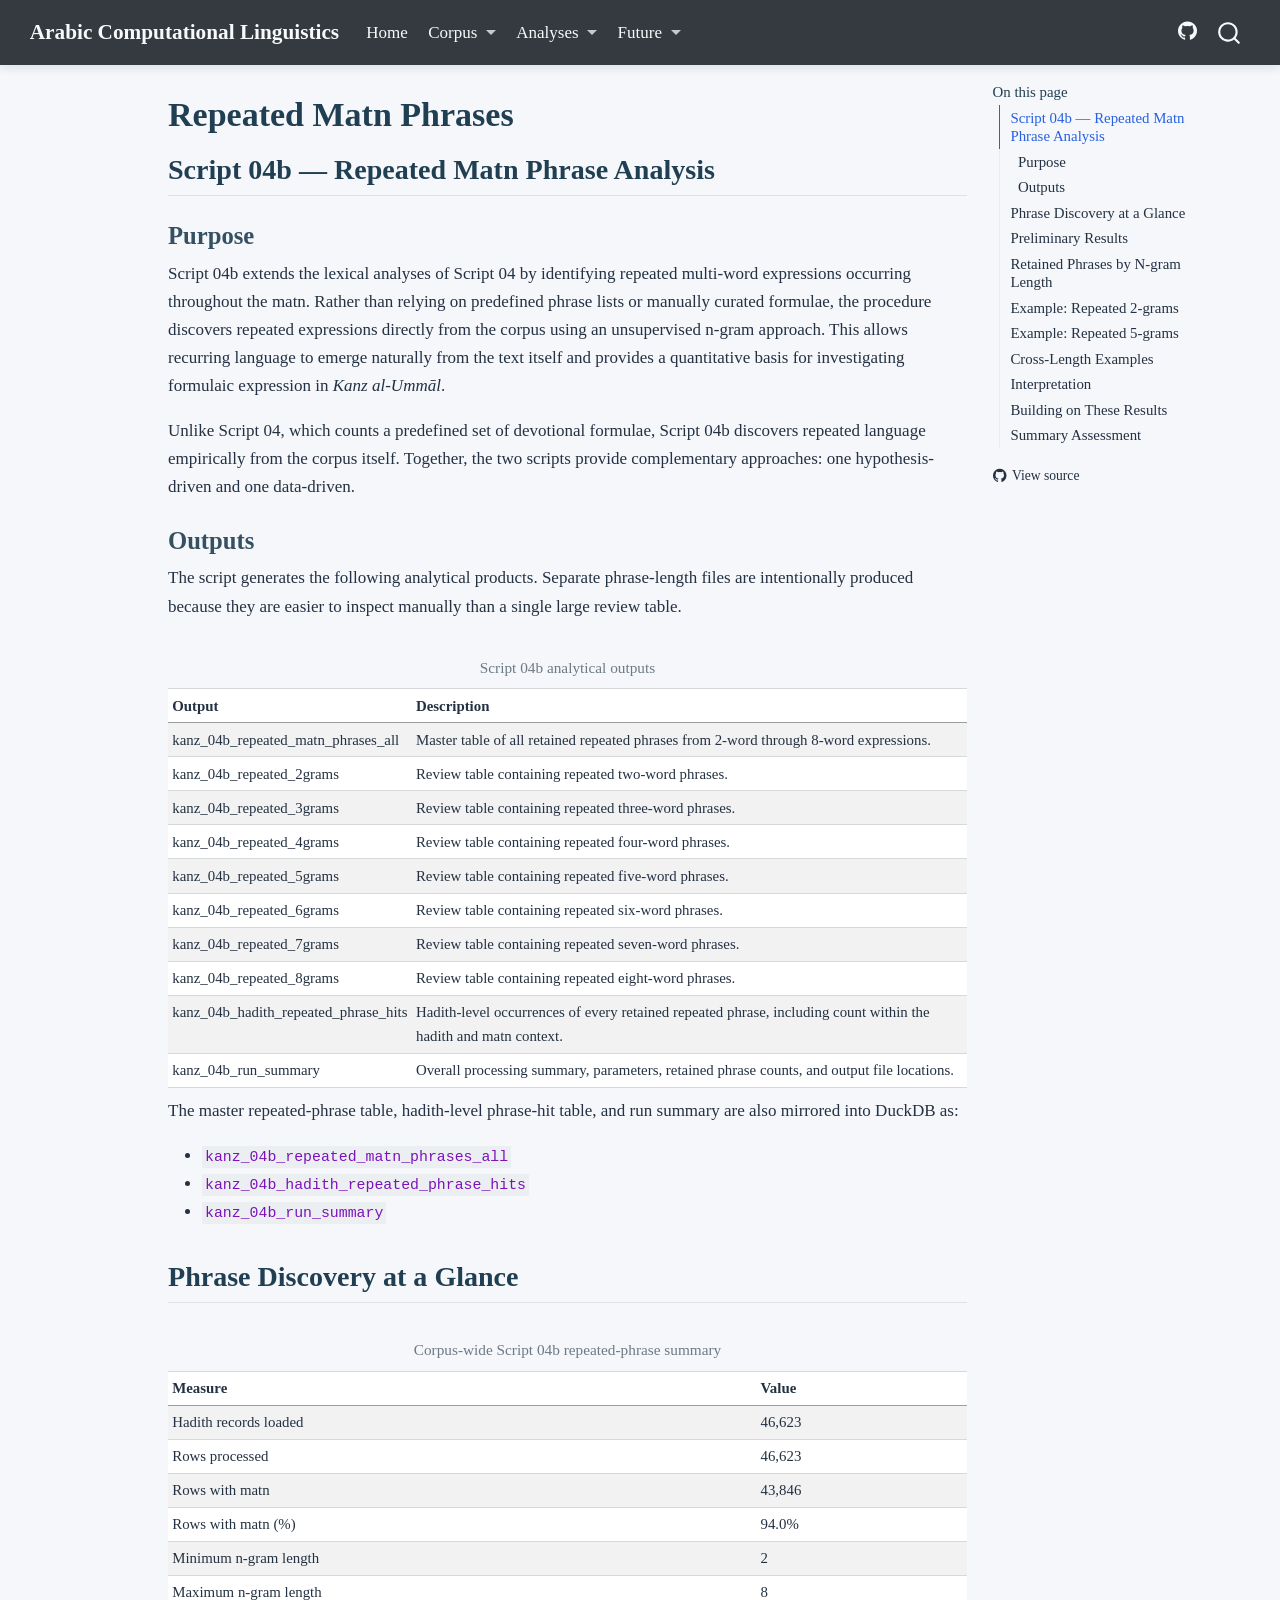
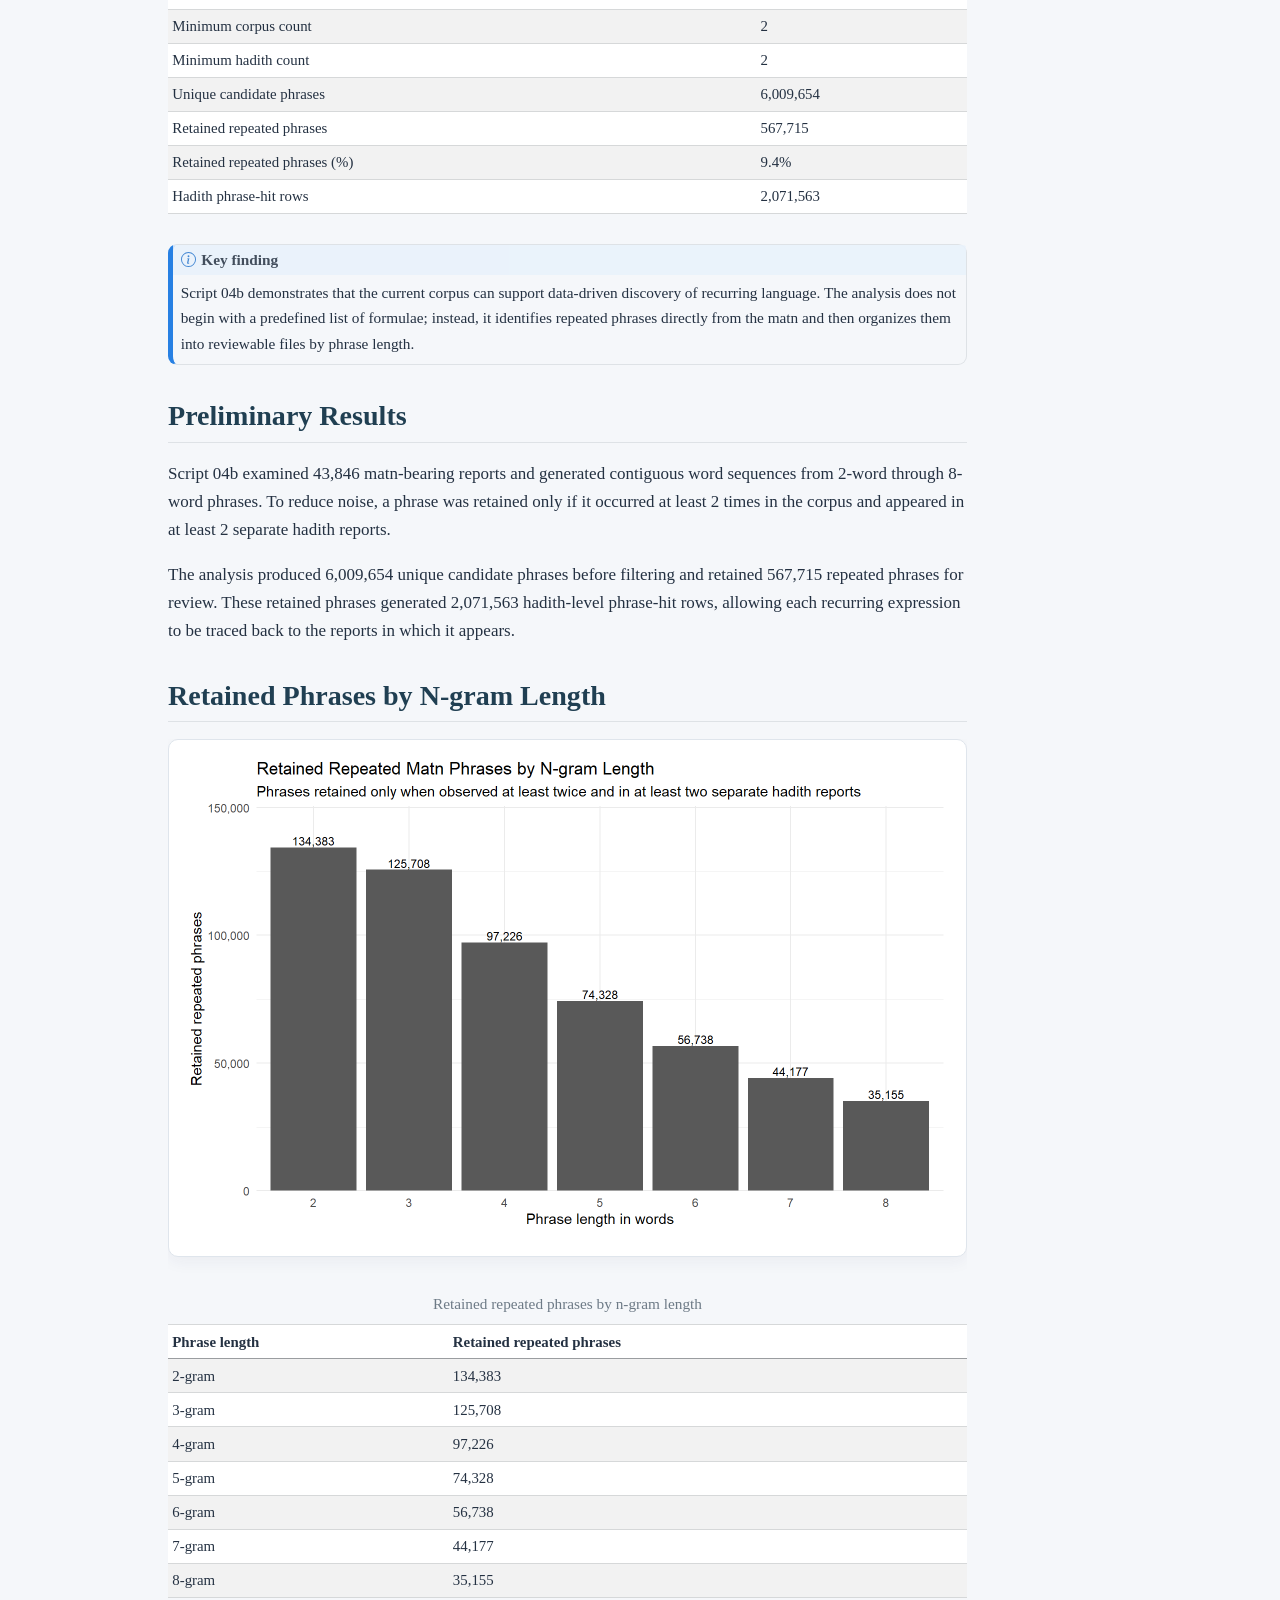
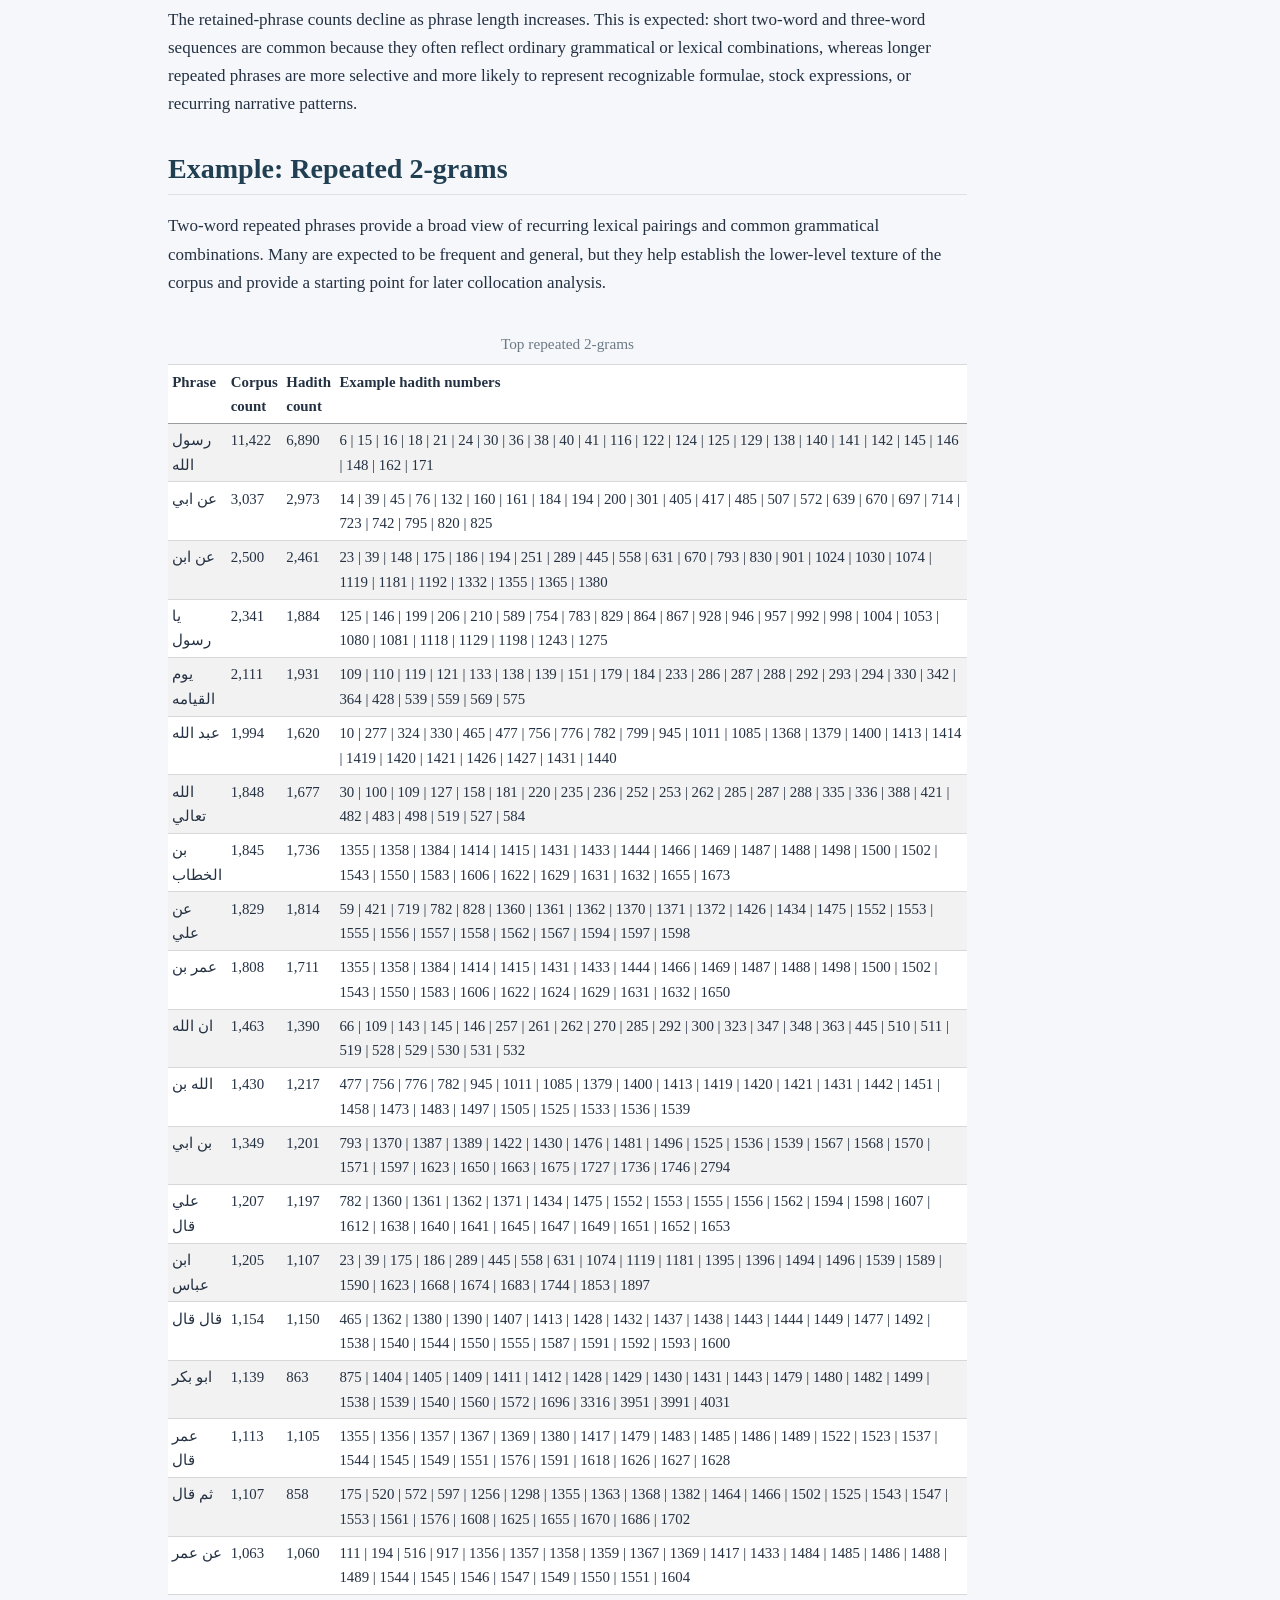
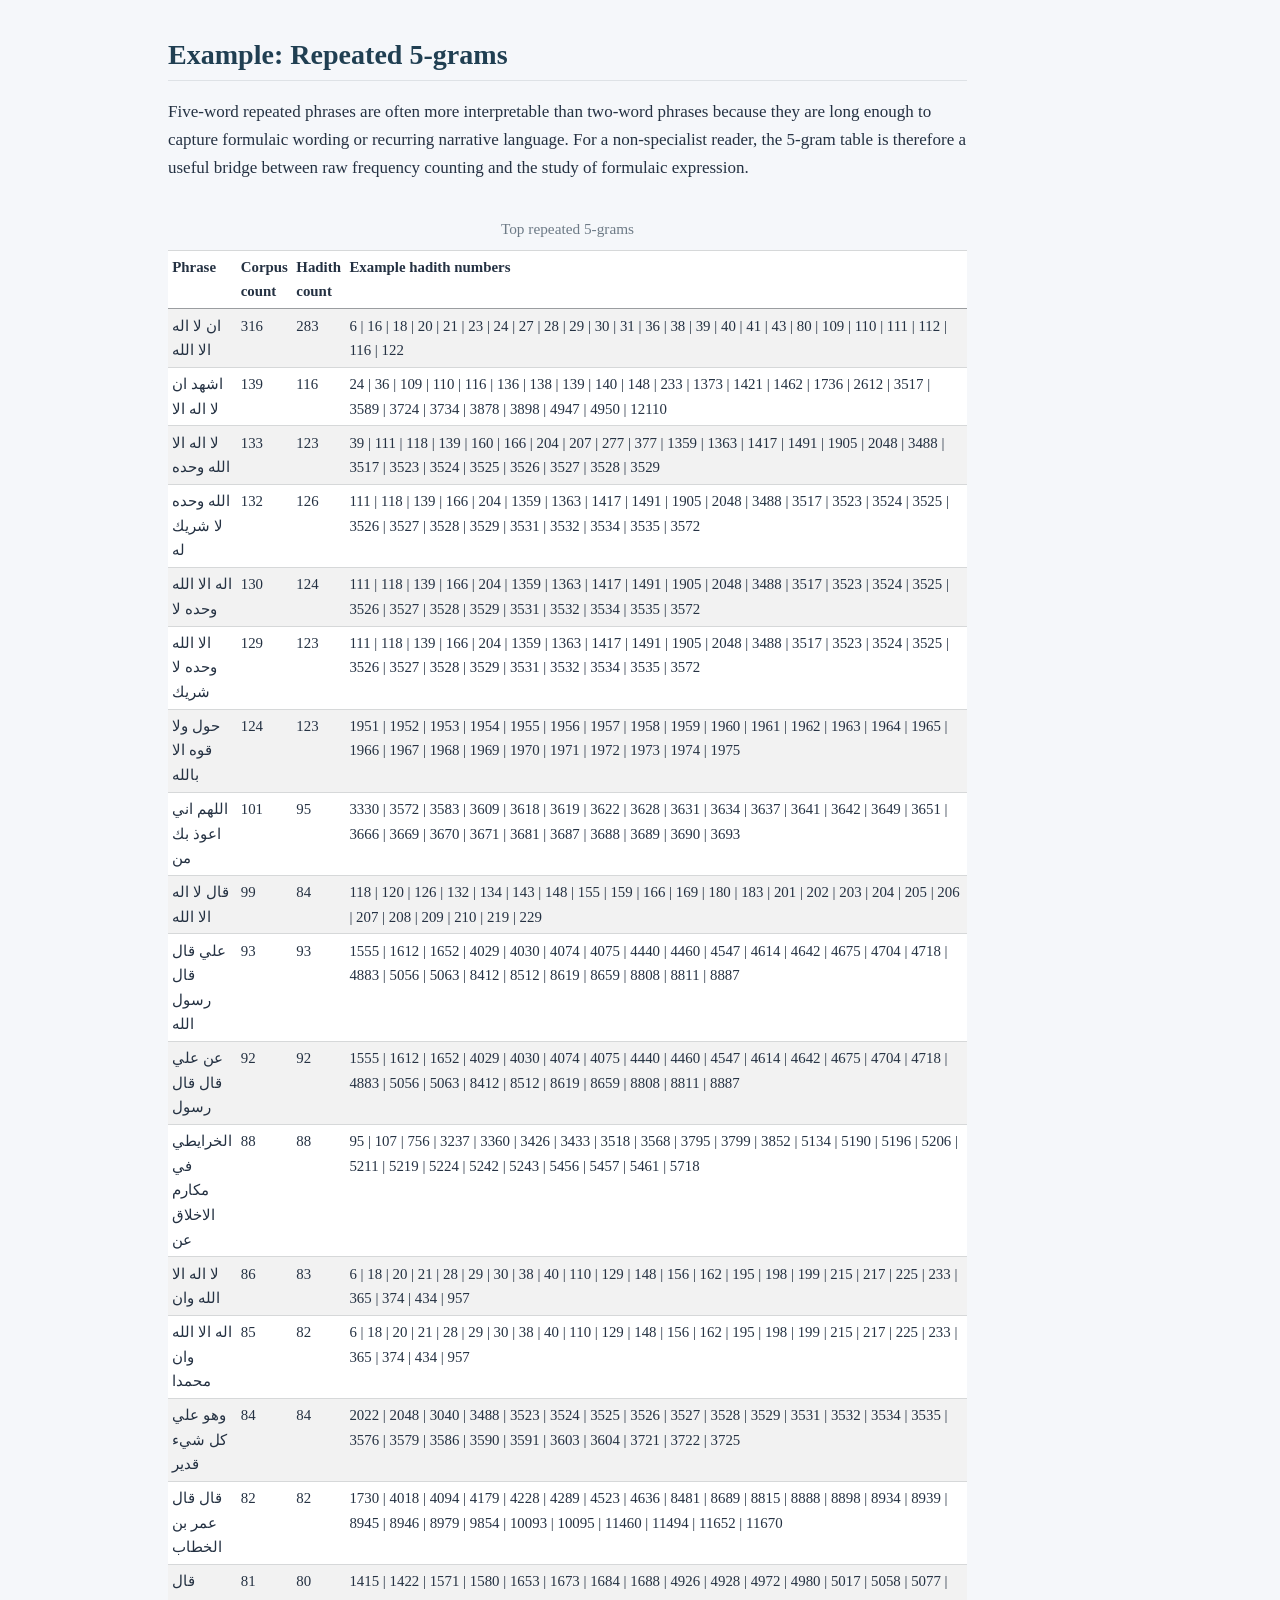
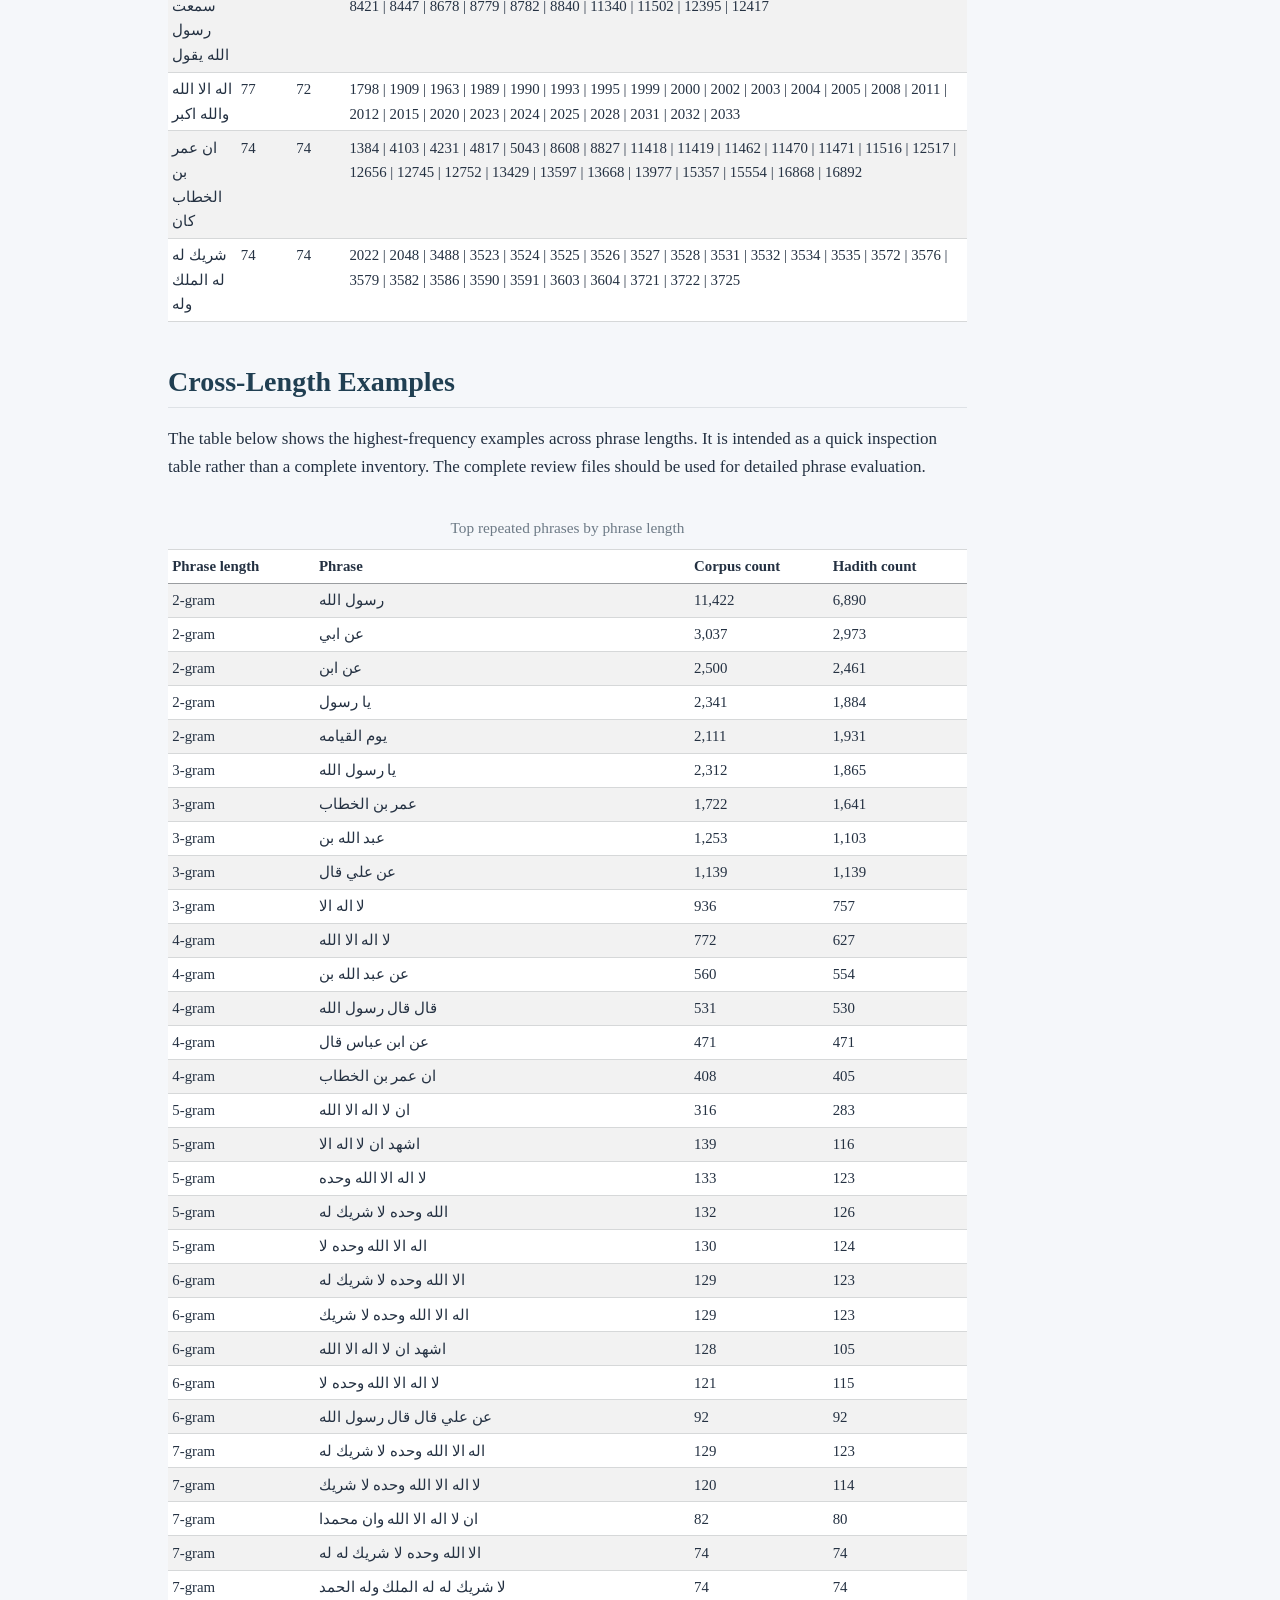
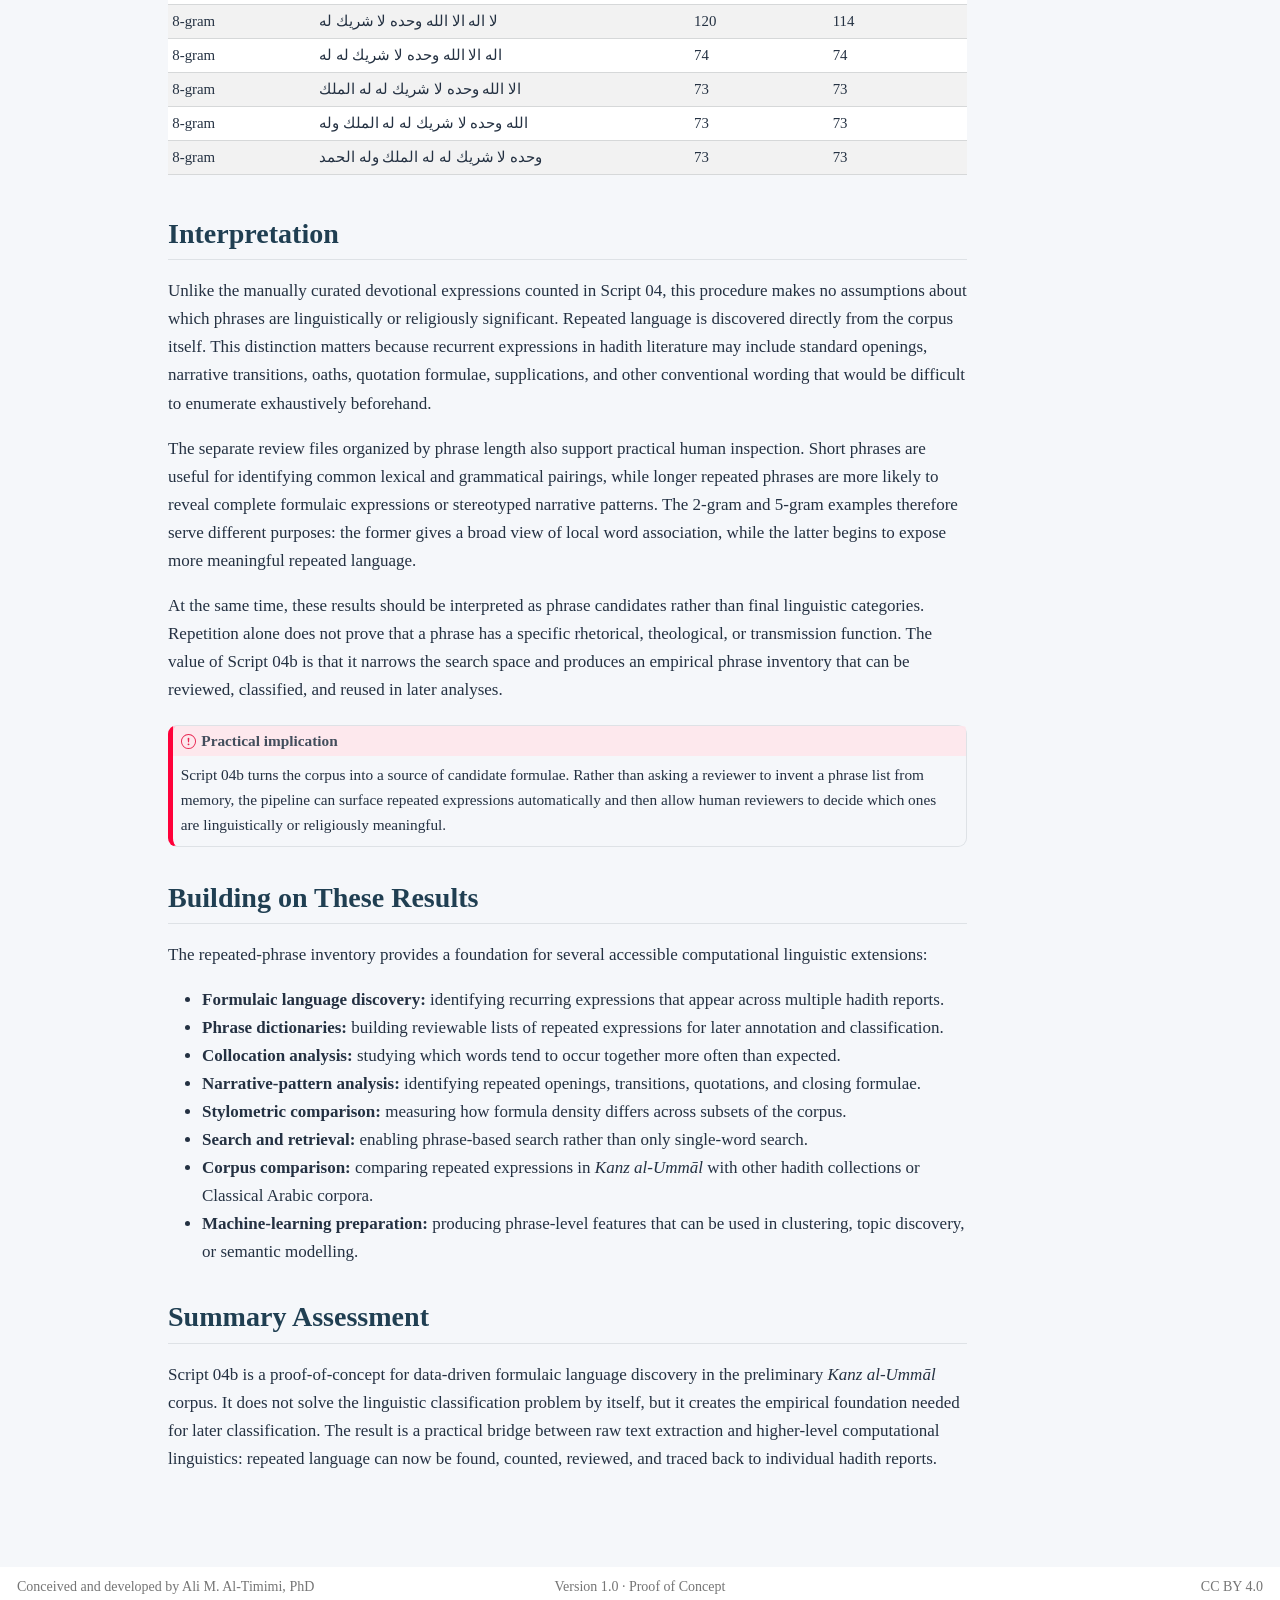
<file: docs/04_repeated_phrases.html>
<!DOCTYPE html>
<html xmlns="http://www.w3.org/1999/xhtml" lang="en" xml:lang="en"><head>

<meta charset="utf-8">
<meta name="generator" content="quarto-1.9.38">

<meta name="viewport" content="width=device-width, initial-scale=1.0, user-scalable=yes">


<title>Repeated Matn Phrases – Arabic Computational Linguistics</title>
<style>
/* Default styles provided by pandoc.
** See https://pandoc.org/MANUAL.html#variables-for-html for config info.
*/
code{white-space: pre-wrap;}
span.smallcaps{font-variant: small-caps;}
div.columns{display: flex; gap: min(4vw, 1.5em);}
div.column{flex: auto; overflow-x: auto;}
div.hanging-indent{margin-left: 1.5em; text-indent: -1.5em;}
ul.task-list{list-style: none;}
ul.task-list li input[type="checkbox"] {
  width: 0.8em;
  margin: 0 0.8em 0.2em -1em; /* quarto-specific, see https://github.com/quarto-dev/quarto-cli/issues/4556 */ 
  vertical-align: middle;
}
</style>


<script src="site_libs/quarto-nav/quarto-nav.js"></script>
<script src="site_libs/quarto-nav/headroom.min.js"></script>
<script src="site_libs/clipboard/clipboard.min.js"></script>
<script src="site_libs/quarto-search/autocomplete.umd.js"></script>
<script src="site_libs/quarto-search/fuse.min.js"></script>
<script src="site_libs/quarto-search/quarto-search.js"></script>
<meta name="quarto:offset" content="./">
<script src="site_libs/quarto-html/quarto.js" type="module"></script>
<script src="site_libs/quarto-html/tabsets/tabsets.js" type="module"></script>
<script src="site_libs/quarto-html/popper.min.js"></script>
<script src="site_libs/quarto-html/tippy.umd.min.js"></script>
<script src="site_libs/quarto-html/anchor.min.js"></script>
<link href="site_libs/quarto-html/tippy.css" rel="stylesheet">
<link href="site_libs/quarto-html/quarto-syntax-highlighting-15634bcf2e68342d4ad2dfa704d543f6.css" rel="stylesheet" id="quarto-text-highlighting-styles">
<script src="site_libs/bootstrap/bootstrap.min.js"></script>
<link href="site_libs/bootstrap/bootstrap-icons.css" rel="stylesheet">
<link href="site_libs/bootstrap/bootstrap-bb22cb1031d83fa3367499398b846a4e.min.css" rel="stylesheet" append-hash="true" id="quarto-bootstrap" data-mode="light">
<script id="quarto-search-options" type="application/json">{
  "location": "navbar",
  "copy-button": false,
  "collapse-after": 3,
  "panel-placement": "end",
  "type": "overlay",
  "limit": 50,
  "keyboard-shortcut": [
    "f",
    "/",
    "s"
  ],
  "show-item-context": false,
  "language": {
    "search-no-results-text": "No results",
    "search-matching-documents-text": "matching documents",
    "search-copy-link-title": "Copy link to search",
    "search-hide-matches-text": "Hide additional matches",
    "search-more-match-text": "more match in this document",
    "search-more-matches-text": "more matches in this document",
    "search-clear-button-title": "Clear",
    "search-text-placeholder": "",
    "search-detached-cancel-button-title": "Cancel",
    "search-submit-button-title": "Submit",
    "search-label": "Search"
  }
}</script>
<style>html{ scroll-behavior: smooth; }</style>


<link rel="stylesheet" href="styles.css">
</head>

<body class="nav-fixed quarto-light">

<div id="quarto-search-results"></div>
  <header id="quarto-header" class="headroom fixed-top">
    <nav class="navbar navbar-expand-lg " data-bs-theme="dark">
      <div class="navbar-container container-fluid">
      <div class="navbar-brand-container mx-auto">
    <a class="navbar-brand" href="./index.html">
    <span class="navbar-title">Arabic Computational Linguistics</span>
    </a>
  </div>
            <div id="quarto-search" class="" title="Search"></div>
          <button class="navbar-toggler" type="button" data-bs-toggle="collapse" data-bs-target="#navbarCollapse" aria-controls="navbarCollapse" role="menu" aria-expanded="false" aria-label="Toggle navigation" onclick="if (window.quartoToggleHeadroom) { window.quartoToggleHeadroom(); }">
  <span class="navbar-toggler-icon"></span>
</button>
          <div class="collapse navbar-collapse" id="navbarCollapse">
            <ul class="navbar-nav navbar-nav-scroll me-auto">
  <li class="nav-item">
    <a class="nav-link" href="./index.html"> 
<span class="menu-text">Home</span></a>
  </li>  
  <li class="nav-item dropdown ">
    <a class="nav-link dropdown-toggle" href="#" id="nav-menu-corpus" role="link" data-bs-toggle="dropdown" aria-expanded="false">
 <span class="menu-text">Corpus</span>
    </a>
    <ul class="dropdown-menu" aria-labelledby="nav-menu-corpus">    
        <li>
    <a class="dropdown-item" href="./01_source_text_and_digital_sources.html">
 <span class="dropdown-text">Source Text &amp; Digital Sources</span></a>
  </li>  
        <li>
    <a class="dropdown-item" href="./02_computational_corpus.html">
 <span class="dropdown-text">Computational Corpus</span></a>
  </li>  
    </ul>
  </li>
  <li class="nav-item dropdown ">
    <a class="nav-link dropdown-toggle" href="#" id="nav-menu-analyses" role="link" data-bs-toggle="dropdown" aria-expanded="false">
 <span class="menu-text">Analyses</span>
    </a>
    <ul class="dropdown-menu" aria-labelledby="nav-menu-analyses">    
        <li>
    <a class="dropdown-item" href="./03_matn_stats.html">
 <span class="dropdown-text">Matn Statistics</span></a>
  </li>  
        <li>
    <a class="dropdown-item" href="./04_repeated_phrases.html">
 <span class="dropdown-text">Repeated Phrases</span></a>
  </li>  
        <li>
    <a class="dropdown-item" href="./05_source_narrator.html">
 <span class="dropdown-text">Sources &amp; Narrators</span></a>
  </li>  
    </ul>
  </li>
  <li class="nav-item dropdown ">
    <a class="nav-link dropdown-toggle" href="#" id="nav-menu-future" role="link" data-bs-toggle="dropdown" aria-expanded="false">
 <span class="menu-text">Future</span>
    </a>
    <ul class="dropdown-menu" aria-labelledby="nav-menu-future">    
        <li>
    <a class="dropdown-item" href="./06_towards_computational_study_prophetic_traditions.html">
 <span class="dropdown-text">Towards Computational Hadith Studies</span></a>
  </li>  
        <li>
    <a class="dropdown-item" href="./07_possible_future_directions.html">
 <span class="dropdown-text">Possible Future Directions</span></a>
  </li>  
    </ul>
  </li>
</ul>
            <ul class="navbar-nav navbar-nav-scroll ms-auto">
  <li class="nav-item compact">
    <a class="nav-link" href="https://github.com/ali-altimimi-phd/arabic-computational-linguistics"> <i class="bi bi-github" role="img" aria-label="GitHub repository">
</i> 
<span class="menu-text"></span></a>
  </li>  
</ul>
          </div> <!-- /navcollapse -->
            <div class="quarto-navbar-tools">
</div>
      </div> <!-- /container-fluid -->
    </nav>
</header>
<!-- content -->
<div id="quarto-content" class="quarto-container page-columns page-rows-contents page-layout-article page-navbar">
<!-- sidebar -->
<!-- margin-sidebar -->
    <div id="quarto-margin-sidebar" class="sidebar margin-sidebar">
        <nav id="TOC" role="doc-toc" class="toc-active">
    <h2 id="toc-title">On this page</h2>
   
  <ul>
  <li><a href="#script-04b-repeated-matn-phrase-analysis" id="toc-script-04b-repeated-matn-phrase-analysis" class="nav-link active" data-scroll-target="#script-04b-repeated-matn-phrase-analysis">Script 04b — Repeated Matn Phrase Analysis</a>
  <ul class="collapse">
  <li><a href="#purpose" id="toc-purpose" class="nav-link" data-scroll-target="#purpose">Purpose</a></li>
  <li><a href="#outputs" id="toc-outputs" class="nav-link" data-scroll-target="#outputs">Outputs</a></li>
  </ul></li>
  <li><a href="#phrase-discovery-at-a-glance" id="toc-phrase-discovery-at-a-glance" class="nav-link" data-scroll-target="#phrase-discovery-at-a-glance">Phrase Discovery at a Glance</a></li>
  <li><a href="#preliminary-results" id="toc-preliminary-results" class="nav-link" data-scroll-target="#preliminary-results">Preliminary Results</a></li>
  <li><a href="#retained-phrases-by-n-gram-length" id="toc-retained-phrases-by-n-gram-length" class="nav-link" data-scroll-target="#retained-phrases-by-n-gram-length">Retained Phrases by N-gram Length</a></li>
  <li><a href="#example-repeated-2-grams" id="toc-example-repeated-2-grams" class="nav-link" data-scroll-target="#example-repeated-2-grams">Example: Repeated 2-grams</a></li>
  <li><a href="#example-repeated-5-grams" id="toc-example-repeated-5-grams" class="nav-link" data-scroll-target="#example-repeated-5-grams">Example: Repeated 5-grams</a></li>
  <li><a href="#cross-length-examples" id="toc-cross-length-examples" class="nav-link" data-scroll-target="#cross-length-examples">Cross-Length Examples</a></li>
  <li><a href="#interpretation" id="toc-interpretation" class="nav-link" data-scroll-target="#interpretation">Interpretation</a></li>
  <li><a href="#building-on-these-results" id="toc-building-on-these-results" class="nav-link" data-scroll-target="#building-on-these-results">Building on These Results</a></li>
  <li><a href="#summary-assessment" id="toc-summary-assessment" class="nav-link" data-scroll-target="#summary-assessment">Summary Assessment</a></li>
  </ul>
<div class="toc-actions"><ul><li><a href="https://github.com/ali-altimimi-phd/arabic-computational-linguistics/blob/main/04_repeated_phrases.qmd" class="toc-action"><i class="bi bi-github"></i>View source</a></li></ul></div></nav>
    </div>
<!-- main -->
<main class="content" id="quarto-document-content">

<header id="title-block-header" class="quarto-title-block default">
<div class="quarto-title">
<h1 class="title">Repeated Matn Phrases</h1>
</div>



<div class="quarto-title-meta">

    
  
    
  </div>
  


</header>


<section id="script-04b-repeated-matn-phrase-analysis" class="level2">
<h2 class="anchored" data-anchor-id="script-04b-repeated-matn-phrase-analysis">Script 04b — Repeated Matn Phrase Analysis</h2>
<section id="purpose" class="level3">
<h3 class="anchored" data-anchor-id="purpose">Purpose</h3>
<p>Script 04b extends the lexical analyses of Script 04 by identifying repeated multi-word expressions occurring throughout the matn. Rather than relying on predefined phrase lists or manually curated formulae, the procedure discovers repeated expressions directly from the corpus using an unsupervised n-gram approach. This allows recurring language to emerge naturally from the text itself and provides a quantitative basis for investigating formulaic expression in <em>Kanz al-Ummāl</em>.</p>
<p>Unlike Script 04, which counts a predefined set of devotional formulae, Script 04b discovers repeated language empirically from the corpus itself. Together, the two scripts provide complementary approaches: one hypothesis-driven and one data-driven.</p>
</section>
<section id="outputs" class="level3">
<h3 class="anchored" data-anchor-id="outputs">Outputs</h3>
<p>The script generates the following analytical products. Separate phrase-length files are intentionally produced because they are easier to inspect manually than a single large review table.</p>
<div class="cell">
<div class="cell-output-display">
<table class="caption-top table table-sm table-striped small">
<caption>Script 04b analytical outputs</caption>
<colgroup>
<col style="width: 24%">
<col style="width: 75%">
</colgroup>
<thead>
<tr class="header">
<th style="text-align: left;">Output</th>
<th style="text-align: left;">Description</th>
</tr>
</thead>
<tbody>
<tr class="odd">
<td style="text-align: left;">kanz_04b_repeated_matn_phrases_all</td>
<td style="text-align: left;">Master table of all retained repeated phrases from 2-word through 8-word expressions.</td>
</tr>
<tr class="even">
<td style="text-align: left;">kanz_04b_repeated_2grams</td>
<td style="text-align: left;">Review table containing repeated two-word phrases.</td>
</tr>
<tr class="odd">
<td style="text-align: left;">kanz_04b_repeated_3grams</td>
<td style="text-align: left;">Review table containing repeated three-word phrases.</td>
</tr>
<tr class="even">
<td style="text-align: left;">kanz_04b_repeated_4grams</td>
<td style="text-align: left;">Review table containing repeated four-word phrases.</td>
</tr>
<tr class="odd">
<td style="text-align: left;">kanz_04b_repeated_5grams</td>
<td style="text-align: left;">Review table containing repeated five-word phrases.</td>
</tr>
<tr class="even">
<td style="text-align: left;">kanz_04b_repeated_6grams</td>
<td style="text-align: left;">Review table containing repeated six-word phrases.</td>
</tr>
<tr class="odd">
<td style="text-align: left;">kanz_04b_repeated_7grams</td>
<td style="text-align: left;">Review table containing repeated seven-word phrases.</td>
</tr>
<tr class="even">
<td style="text-align: left;">kanz_04b_repeated_8grams</td>
<td style="text-align: left;">Review table containing repeated eight-word phrases.</td>
</tr>
<tr class="odd">
<td style="text-align: left;">kanz_04b_hadith_repeated_phrase_hits</td>
<td style="text-align: left;">Hadith-level occurrences of every retained repeated phrase, including count within the hadith and matn context.</td>
</tr>
<tr class="even">
<td style="text-align: left;">kanz_04b_run_summary</td>
<td style="text-align: left;">Overall processing summary, parameters, retained phrase counts, and output file locations.</td>
</tr>
</tbody>
</table>
</div>
</div>
<p>The master repeated-phrase table, hadith-level phrase-hit table, and run summary are also mirrored into DuckDB as:</p>
<ul>
<li><code>kanz_04b_repeated_matn_phrases_all</code></li>
<li><code>kanz_04b_hadith_repeated_phrase_hits</code></li>
<li><code>kanz_04b_run_summary</code></li>
</ul>
</section>
</section>
<section id="phrase-discovery-at-a-glance" class="level2">
<h2 class="anchored" data-anchor-id="phrase-discovery-at-a-glance">Phrase Discovery at a Glance</h2>
<div class="cell">
<div class="cell-output-display">
<table class="caption-top table table-sm table-striped small">
<caption>Corpus-wide Script 04b repeated-phrase summary</caption>
<thead>
<tr class="header">
<th style="text-align: left;">Measure</th>
<th style="text-align: left;">Value</th>
</tr>
</thead>
<tbody>
<tr class="odd">
<td style="text-align: left;">Hadith records loaded</td>
<td style="text-align: left;">46,623</td>
</tr>
<tr class="even">
<td style="text-align: left;">Rows processed</td>
<td style="text-align: left;">46,623</td>
</tr>
<tr class="odd">
<td style="text-align: left;">Rows with matn</td>
<td style="text-align: left;">43,846</td>
</tr>
<tr class="even">
<td style="text-align: left;">Rows with matn (%)</td>
<td style="text-align: left;">94.0%</td>
</tr>
<tr class="odd">
<td style="text-align: left;">Minimum n-gram length</td>
<td style="text-align: left;">2</td>
</tr>
<tr class="even">
<td style="text-align: left;">Maximum n-gram length</td>
<td style="text-align: left;">8</td>
</tr>
<tr class="odd">
<td style="text-align: left;">Minimum corpus count</td>
<td style="text-align: left;">2</td>
</tr>
<tr class="even">
<td style="text-align: left;">Minimum hadith count</td>
<td style="text-align: left;">2</td>
</tr>
<tr class="odd">
<td style="text-align: left;">Unique candidate phrases</td>
<td style="text-align: left;">6,009,654</td>
</tr>
<tr class="even">
<td style="text-align: left;">Retained repeated phrases</td>
<td style="text-align: left;">567,715</td>
</tr>
<tr class="odd">
<td style="text-align: left;">Retained repeated phrases (%)</td>
<td style="text-align: left;">9.4%</td>
</tr>
<tr class="even">
<td style="text-align: left;">Hadith phrase-hit rows</td>
<td style="text-align: left;">2,071,563</td>
</tr>
</tbody>
</table>
</div>
</div>
<div class="callout callout-style-default callout-note callout-titled">
<div class="callout-header d-flex align-content-center">
<div class="callout-icon-container">
<i class="callout-icon"></i>
</div>
<div class="callout-title-container flex-fill">
<span class="screen-reader-only">Note</span>Key finding
</div>
</div>
<div class="callout-body-container callout-body">
<p>Script 04b demonstrates that the current corpus can support data-driven discovery of recurring language. The analysis does not begin with a predefined list of formulae; instead, it identifies repeated phrases directly from the matn and then organizes them into reviewable files by phrase length.</p>
</div>
</div>
</section>
<section id="preliminary-results" class="level2">
<h2 class="anchored" data-anchor-id="preliminary-results">Preliminary Results</h2>
<p>Script 04b examined 43,846 matn-bearing reports and generated contiguous word sequences from 2-word through 8-word phrases. To reduce noise, a phrase was retained only if it occurred at least 2 times in the corpus and appeared in at least 2 separate hadith reports.</p>
<p>The analysis produced 6,009,654 unique candidate phrases before filtering and retained 567,715 repeated phrases for review. These retained phrases generated 2,071,563 hadith-level phrase-hit rows, allowing each recurring expression to be traced back to the reports in which it appears.</p>
</section>
<section id="retained-phrases-by-n-gram-length" class="level2">
<h2 class="anchored" data-anchor-id="retained-phrases-by-n-gram-length">Retained Phrases by N-gram Length</h2>
<div class="cell">
<div class="cell-output-display">
<div>
<figure class="figure">
<p><img src="04_repeated_phrases_files/figure-html/retained-phrases-chart-1.png" class="img-fluid figure-img" width="768"></p>
</figure>
</div>
</div>
</div>
<div class="cell">
<div class="cell-output-display">
<table class="caption-top table table-sm table-striped small">
<caption>Retained repeated phrases by n-gram length</caption>
<thead>
<tr class="header">
<th style="text-align: left;">Phrase length</th>
<th style="text-align: left;">Retained repeated phrases</th>
</tr>
</thead>
<tbody>
<tr class="odd">
<td style="text-align: left;">2-gram</td>
<td style="text-align: left;">134,383</td>
</tr>
<tr class="even">
<td style="text-align: left;">3-gram</td>
<td style="text-align: left;">125,708</td>
</tr>
<tr class="odd">
<td style="text-align: left;">4-gram</td>
<td style="text-align: left;">97,226</td>
</tr>
<tr class="even">
<td style="text-align: left;">5-gram</td>
<td style="text-align: left;">74,328</td>
</tr>
<tr class="odd">
<td style="text-align: left;">6-gram</td>
<td style="text-align: left;">56,738</td>
</tr>
<tr class="even">
<td style="text-align: left;">7-gram</td>
<td style="text-align: left;">44,177</td>
</tr>
<tr class="odd">
<td style="text-align: left;">8-gram</td>
<td style="text-align: left;">35,155</td>
</tr>
</tbody>
</table>
</div>
</div>
<p>The retained-phrase counts decline as phrase length increases. This is expected: short two-word and three-word sequences are common because they often reflect ordinary grammatical or lexical combinations, whereas longer repeated phrases are more selective and more likely to represent recognizable formulae, stock expressions, or recurring narrative patterns.</p>
</section>
<section id="example-repeated-2-grams" class="level2">
<h2 class="anchored" data-anchor-id="example-repeated-2-grams">Example: Repeated 2-grams</h2>
<p>Two-word repeated phrases provide a broad view of recurring lexical pairings and common grammatical combinations. Many are expected to be frequent and general, but they help establish the lower-level texture of the corpus and provide a starting point for later collocation analysis.</p>
<div class="cell">
<div class="cell-output-display">
<table class="caption-top table table-sm table-striped small">
<caption>Top repeated 2-grams</caption>
<colgroup>
<col style="width: 3%">
<col style="width: 3%">
<col style="width: 3%">
<col style="width: 88%">
</colgroup>
<thead>
<tr class="header">
<th style="text-align: left;">Phrase</th>
<th style="text-align: left;">Corpus count</th>
<th style="text-align: left;">Hadith count</th>
<th style="text-align: left;">Example hadith numbers</th>
</tr>
</thead>
<tbody>
<tr class="odd">
<td style="text-align: left;">رسول الله</td>
<td style="text-align: left;">11,422</td>
<td style="text-align: left;">6,890</td>
<td style="text-align: left;">6 | 15 | 16 | 18 | 21 | 24 | 30 | 36 | 38 | 40 | 41 | 116 | 122 | 124 | 125 | 129 | 138 | 140 | 141 | 142 | 145 | 146 | 148 | 162 | 171</td>
</tr>
<tr class="even">
<td style="text-align: left;">عن ابي</td>
<td style="text-align: left;">3,037</td>
<td style="text-align: left;">2,973</td>
<td style="text-align: left;">14 | 39 | 45 | 76 | 132 | 160 | 161 | 184 | 194 | 200 | 301 | 405 | 417 | 485 | 507 | 572 | 639 | 670 | 697 | 714 | 723 | 742 | 795 | 820 | 825</td>
</tr>
<tr class="odd">
<td style="text-align: left;">عن ابن</td>
<td style="text-align: left;">2,500</td>
<td style="text-align: left;">2,461</td>
<td style="text-align: left;">23 | 39 | 148 | 175 | 186 | 194 | 251 | 289 | 445 | 558 | 631 | 670 | 793 | 830 | 901 | 1024 | 1030 | 1074 | 1119 | 1181 | 1192 | 1332 | 1355 | 1365 | 1380</td>
</tr>
<tr class="even">
<td style="text-align: left;">يا رسول</td>
<td style="text-align: left;">2,341</td>
<td style="text-align: left;">1,884</td>
<td style="text-align: left;">125 | 146 | 199 | 206 | 210 | 589 | 754 | 783 | 829 | 864 | 867 | 928 | 946 | 957 | 992 | 998 | 1004 | 1053 | 1080 | 1081 | 1118 | 1129 | 1198 | 1243 | 1275</td>
</tr>
<tr class="odd">
<td style="text-align: left;">يوم القيامه</td>
<td style="text-align: left;">2,111</td>
<td style="text-align: left;">1,931</td>
<td style="text-align: left;">109 | 110 | 119 | 121 | 133 | 138 | 139 | 151 | 179 | 184 | 233 | 286 | 287 | 288 | 292 | 293 | 294 | 330 | 342 | 364 | 428 | 539 | 559 | 569 | 575</td>
</tr>
<tr class="even">
<td style="text-align: left;">عبد الله</td>
<td style="text-align: left;">1,994</td>
<td style="text-align: left;">1,620</td>
<td style="text-align: left;">10 | 277 | 324 | 330 | 465 | 477 | 756 | 776 | 782 | 799 | 945 | 1011 | 1085 | 1368 | 1379 | 1400 | 1413 | 1414 | 1419 | 1420 | 1421 | 1426 | 1427 | 1431 | 1440</td>
</tr>
<tr class="odd">
<td style="text-align: left;">الله تعالي</td>
<td style="text-align: left;">1,848</td>
<td style="text-align: left;">1,677</td>
<td style="text-align: left;">30 | 100 | 109 | 127 | 158 | 181 | 220 | 235 | 236 | 252 | 253 | 262 | 285 | 287 | 288 | 335 | 336 | 388 | 421 | 482 | 483 | 498 | 519 | 527 | 584</td>
</tr>
<tr class="even">
<td style="text-align: left;">بن الخطاب</td>
<td style="text-align: left;">1,845</td>
<td style="text-align: left;">1,736</td>
<td style="text-align: left;">1355 | 1358 | 1384 | 1414 | 1415 | 1431 | 1433 | 1444 | 1466 | 1469 | 1487 | 1488 | 1498 | 1500 | 1502 | 1543 | 1550 | 1583 | 1606 | 1622 | 1629 | 1631 | 1632 | 1655 | 1673</td>
</tr>
<tr class="odd">
<td style="text-align: left;">عن علي</td>
<td style="text-align: left;">1,829</td>
<td style="text-align: left;">1,814</td>
<td style="text-align: left;">59 | 421 | 719 | 782 | 828 | 1360 | 1361 | 1362 | 1370 | 1371 | 1372 | 1426 | 1434 | 1475 | 1552 | 1553 | 1555 | 1556 | 1557 | 1558 | 1562 | 1567 | 1594 | 1597 | 1598</td>
</tr>
<tr class="even">
<td style="text-align: left;">عمر بن</td>
<td style="text-align: left;">1,808</td>
<td style="text-align: left;">1,711</td>
<td style="text-align: left;">1355 | 1358 | 1384 | 1414 | 1415 | 1431 | 1433 | 1444 | 1466 | 1469 | 1487 | 1488 | 1498 | 1500 | 1502 | 1543 | 1550 | 1583 | 1606 | 1622 | 1624 | 1629 | 1631 | 1632 | 1650</td>
</tr>
<tr class="odd">
<td style="text-align: left;">ان الله</td>
<td style="text-align: left;">1,463</td>
<td style="text-align: left;">1,390</td>
<td style="text-align: left;">66 | 109 | 143 | 145 | 146 | 257 | 261 | 262 | 270 | 285 | 292 | 300 | 323 | 347 | 348 | 363 | 445 | 510 | 511 | 519 | 528 | 529 | 530 | 531 | 532</td>
</tr>
<tr class="even">
<td style="text-align: left;">الله بن</td>
<td style="text-align: left;">1,430</td>
<td style="text-align: left;">1,217</td>
<td style="text-align: left;">477 | 756 | 776 | 782 | 945 | 1011 | 1085 | 1379 | 1400 | 1413 | 1419 | 1420 | 1421 | 1431 | 1442 | 1451 | 1458 | 1473 | 1483 | 1497 | 1505 | 1525 | 1533 | 1536 | 1539</td>
</tr>
<tr class="odd">
<td style="text-align: left;">بن ابي</td>
<td style="text-align: left;">1,349</td>
<td style="text-align: left;">1,201</td>
<td style="text-align: left;">793 | 1370 | 1387 | 1389 | 1422 | 1430 | 1476 | 1481 | 1496 | 1525 | 1536 | 1539 | 1567 | 1568 | 1570 | 1571 | 1597 | 1623 | 1650 | 1663 | 1675 | 1727 | 1736 | 1746 | 2794</td>
</tr>
<tr class="even">
<td style="text-align: left;">علي قال</td>
<td style="text-align: left;">1,207</td>
<td style="text-align: left;">1,197</td>
<td style="text-align: left;">782 | 1360 | 1361 | 1362 | 1371 | 1434 | 1475 | 1552 | 1553 | 1555 | 1556 | 1562 | 1594 | 1598 | 1607 | 1612 | 1638 | 1640 | 1641 | 1645 | 1647 | 1649 | 1651 | 1652 | 1653</td>
</tr>
<tr class="odd">
<td style="text-align: left;">ابن عباس</td>
<td style="text-align: left;">1,205</td>
<td style="text-align: left;">1,107</td>
<td style="text-align: left;">23 | 39 | 175 | 186 | 289 | 445 | 558 | 631 | 1074 | 1119 | 1181 | 1395 | 1396 | 1494 | 1496 | 1539 | 1589 | 1590 | 1623 | 1668 | 1674 | 1683 | 1744 | 1853 | 1897</td>
</tr>
<tr class="even">
<td style="text-align: left;">قال قال</td>
<td style="text-align: left;">1,154</td>
<td style="text-align: left;">1,150</td>
<td style="text-align: left;">465 | 1362 | 1380 | 1390 | 1407 | 1413 | 1428 | 1432 | 1437 | 1438 | 1443 | 1444 | 1449 | 1477 | 1492 | 1538 | 1540 | 1544 | 1550 | 1555 | 1587 | 1591 | 1592 | 1593 | 1600</td>
</tr>
<tr class="odd">
<td style="text-align: left;">ابو بكر</td>
<td style="text-align: left;">1,139</td>
<td style="text-align: left;">863</td>
<td style="text-align: left;">875 | 1404 | 1405 | 1409 | 1411 | 1412 | 1428 | 1429 | 1430 | 1431 | 1443 | 1479 | 1480 | 1482 | 1499 | 1538 | 1539 | 1540 | 1560 | 1572 | 1696 | 3316 | 3951 | 3991 | 4031</td>
</tr>
<tr class="even">
<td style="text-align: left;">عمر قال</td>
<td style="text-align: left;">1,113</td>
<td style="text-align: left;">1,105</td>
<td style="text-align: left;">1355 | 1356 | 1357 | 1367 | 1369 | 1380 | 1417 | 1479 | 1483 | 1485 | 1486 | 1489 | 1522 | 1523 | 1537 | 1544 | 1545 | 1549 | 1551 | 1576 | 1591 | 1618 | 1626 | 1627 | 1628</td>
</tr>
<tr class="odd">
<td style="text-align: left;">ثم قال</td>
<td style="text-align: left;">1,107</td>
<td style="text-align: left;">858</td>
<td style="text-align: left;">175 | 520 | 572 | 597 | 1256 | 1298 | 1355 | 1363 | 1368 | 1382 | 1464 | 1466 | 1502 | 1525 | 1543 | 1547 | 1553 | 1561 | 1576 | 1608 | 1625 | 1655 | 1670 | 1686 | 1702</td>
</tr>
<tr class="even">
<td style="text-align: left;">عن عمر</td>
<td style="text-align: left;">1,063</td>
<td style="text-align: left;">1,060</td>
<td style="text-align: left;">111 | 194 | 516 | 917 | 1356 | 1357 | 1358 | 1359 | 1367 | 1369 | 1417 | 1433 | 1484 | 1485 | 1486 | 1488 | 1489 | 1544 | 1545 | 1546 | 1547 | 1549 | 1550 | 1551 | 1604</td>
</tr>
</tbody>
</table>
</div>
</div>
</section>
<section id="example-repeated-5-grams" class="level2">
<h2 class="anchored" data-anchor-id="example-repeated-5-grams">Example: Repeated 5-grams</h2>
<p>Five-word repeated phrases are often more interpretable than two-word phrases because they are long enough to capture formulaic wording or recurring narrative language. For a non-specialist reader, the 5-gram table is therefore a useful bridge between raw frequency counting and the study of formulaic expression.</p>
<div class="cell">
<div class="cell-output-display">
<table class="caption-top table table-sm table-striped small">
<caption>Top repeated 5-grams</caption>
<colgroup>
<col style="width: 7%">
<col style="width: 3%">
<col style="width: 3%">
<col style="width: 84%">
</colgroup>
<thead>
<tr class="header">
<th style="text-align: left;">Phrase</th>
<th style="text-align: left;">Corpus count</th>
<th style="text-align: left;">Hadith count</th>
<th style="text-align: left;">Example hadith numbers</th>
</tr>
</thead>
<tbody>
<tr class="odd">
<td style="text-align: left;">ان لا اله الا الله</td>
<td style="text-align: left;">316</td>
<td style="text-align: left;">283</td>
<td style="text-align: left;">6 | 16 | 18 | 20 | 21 | 23 | 24 | 27 | 28 | 29 | 30 | 31 | 36 | 38 | 39 | 40 | 41 | 43 | 80 | 109 | 110 | 111 | 112 | 116 | 122</td>
</tr>
<tr class="even">
<td style="text-align: left;">اشهد ان لا اله الا</td>
<td style="text-align: left;">139</td>
<td style="text-align: left;">116</td>
<td style="text-align: left;">24 | 36 | 109 | 110 | 116 | 136 | 138 | 139 | 140 | 148 | 233 | 1373 | 1421 | 1462 | 1736 | 2612 | 3517 | 3589 | 3724 | 3734 | 3878 | 3898 | 4947 | 4950 | 12110</td>
</tr>
<tr class="odd">
<td style="text-align: left;">لا اله الا الله وحده</td>
<td style="text-align: left;">133</td>
<td style="text-align: left;">123</td>
<td style="text-align: left;">39 | 111 | 118 | 139 | 160 | 166 | 204 | 207 | 277 | 377 | 1359 | 1363 | 1417 | 1491 | 1905 | 2048 | 3488 | 3517 | 3523 | 3524 | 3525 | 3526 | 3527 | 3528 | 3529</td>
</tr>
<tr class="even">
<td style="text-align: left;">الله وحده لا شريك له</td>
<td style="text-align: left;">132</td>
<td style="text-align: left;">126</td>
<td style="text-align: left;">111 | 118 | 139 | 166 | 204 | 1359 | 1363 | 1417 | 1491 | 1905 | 2048 | 3488 | 3517 | 3523 | 3524 | 3525 | 3526 | 3527 | 3528 | 3529 | 3531 | 3532 | 3534 | 3535 | 3572</td>
</tr>
<tr class="odd">
<td style="text-align: left;">اله الا الله وحده لا</td>
<td style="text-align: left;">130</td>
<td style="text-align: left;">124</td>
<td style="text-align: left;">111 | 118 | 139 | 166 | 204 | 1359 | 1363 | 1417 | 1491 | 1905 | 2048 | 3488 | 3517 | 3523 | 3524 | 3525 | 3526 | 3527 | 3528 | 3529 | 3531 | 3532 | 3534 | 3535 | 3572</td>
</tr>
<tr class="even">
<td style="text-align: left;">الا الله وحده لا شريك</td>
<td style="text-align: left;">129</td>
<td style="text-align: left;">123</td>
<td style="text-align: left;">111 | 118 | 139 | 166 | 204 | 1359 | 1363 | 1417 | 1491 | 1905 | 2048 | 3488 | 3517 | 3523 | 3524 | 3525 | 3526 | 3527 | 3528 | 3529 | 3531 | 3532 | 3534 | 3535 | 3572</td>
</tr>
<tr class="odd">
<td style="text-align: left;">حول ولا قوه الا بالله</td>
<td style="text-align: left;">124</td>
<td style="text-align: left;">123</td>
<td style="text-align: left;">1951 | 1952 | 1953 | 1954 | 1955 | 1956 | 1957 | 1958 | 1959 | 1960 | 1961 | 1962 | 1963 | 1964 | 1965 | 1966 | 1967 | 1968 | 1969 | 1970 | 1971 | 1972 | 1973 | 1974 | 1975</td>
</tr>
<tr class="even">
<td style="text-align: left;">اللهم اني اعوذ بك من</td>
<td style="text-align: left;">101</td>
<td style="text-align: left;">95</td>
<td style="text-align: left;">3330 | 3572 | 3583 | 3609 | 3618 | 3619 | 3622 | 3628 | 3631 | 3634 | 3637 | 3641 | 3642 | 3649 | 3651 | 3666 | 3669 | 3670 | 3671 | 3681 | 3687 | 3688 | 3689 | 3690 | 3693</td>
</tr>
<tr class="odd">
<td style="text-align: left;">قال لا اله الا الله</td>
<td style="text-align: left;">99</td>
<td style="text-align: left;">84</td>
<td style="text-align: left;">118 | 120 | 126 | 132 | 134 | 143 | 148 | 155 | 159 | 166 | 169 | 180 | 183 | 201 | 202 | 203 | 204 | 205 | 206 | 207 | 208 | 209 | 210 | 219 | 229</td>
</tr>
<tr class="even">
<td style="text-align: left;">علي قال قال رسول الله</td>
<td style="text-align: left;">93</td>
<td style="text-align: left;">93</td>
<td style="text-align: left;">1555 | 1612 | 1652 | 4029 | 4030 | 4074 | 4075 | 4440 | 4460 | 4547 | 4614 | 4642 | 4675 | 4704 | 4718 | 4883 | 5056 | 5063 | 8412 | 8512 | 8619 | 8659 | 8808 | 8811 | 8887</td>
</tr>
<tr class="odd">
<td style="text-align: left;">عن علي قال قال رسول</td>
<td style="text-align: left;">92</td>
<td style="text-align: left;">92</td>
<td style="text-align: left;">1555 | 1612 | 1652 | 4029 | 4030 | 4074 | 4075 | 4440 | 4460 | 4547 | 4614 | 4642 | 4675 | 4704 | 4718 | 4883 | 5056 | 5063 | 8412 | 8512 | 8619 | 8659 | 8808 | 8811 | 8887</td>
</tr>
<tr class="even">
<td style="text-align: left;">الخرايطي في مكارم الاخلاق عن</td>
<td style="text-align: left;">88</td>
<td style="text-align: left;">88</td>
<td style="text-align: left;">95 | 107 | 756 | 3237 | 3360 | 3426 | 3433 | 3518 | 3568 | 3795 | 3799 | 3852 | 5134 | 5190 | 5196 | 5206 | 5211 | 5219 | 5224 | 5242 | 5243 | 5456 | 5457 | 5461 | 5718</td>
</tr>
<tr class="odd">
<td style="text-align: left;">لا اله الا الله وان</td>
<td style="text-align: left;">86</td>
<td style="text-align: left;">83</td>
<td style="text-align: left;">6 | 18 | 20 | 21 | 28 | 29 | 30 | 38 | 40 | 110 | 129 | 148 | 156 | 162 | 195 | 198 | 199 | 215 | 217 | 225 | 233 | 365 | 374 | 434 | 957</td>
</tr>
<tr class="even">
<td style="text-align: left;">اله الا الله وان محمدا</td>
<td style="text-align: left;">85</td>
<td style="text-align: left;">82</td>
<td style="text-align: left;">6 | 18 | 20 | 21 | 28 | 29 | 30 | 38 | 40 | 110 | 129 | 148 | 156 | 162 | 195 | 198 | 199 | 215 | 217 | 225 | 233 | 365 | 374 | 434 | 957</td>
</tr>
<tr class="odd">
<td style="text-align: left;">وهو علي كل شيء قدير</td>
<td style="text-align: left;">84</td>
<td style="text-align: left;">84</td>
<td style="text-align: left;">2022 | 2048 | 3040 | 3488 | 3523 | 3524 | 3525 | 3526 | 3527 | 3528 | 3529 | 3531 | 3532 | 3534 | 3535 | 3576 | 3579 | 3586 | 3590 | 3591 | 3603 | 3604 | 3721 | 3722 | 3725</td>
</tr>
<tr class="even">
<td style="text-align: left;">قال قال عمر بن الخطاب</td>
<td style="text-align: left;">82</td>
<td style="text-align: left;">82</td>
<td style="text-align: left;">1730 | 4018 | 4094 | 4179 | 4228 | 4289 | 4523 | 4636 | 8481 | 8689 | 8815 | 8888 | 8898 | 8934 | 8939 | 8945 | 8946 | 8979 | 9854 | 10093 | 10095 | 11460 | 11494 | 11652 | 11670</td>
</tr>
<tr class="odd">
<td style="text-align: left;">قال سمعت رسول الله يقول</td>
<td style="text-align: left;">81</td>
<td style="text-align: left;">80</td>
<td style="text-align: left;">1415 | 1422 | 1571 | 1580 | 1653 | 1673 | 1684 | 1688 | 4926 | 4928 | 4972 | 4980 | 5017 | 5058 | 5077 | 8421 | 8447 | 8678 | 8779 | 8782 | 8840 | 11340 | 11502 | 12395 | 12417</td>
</tr>
<tr class="even">
<td style="text-align: left;">اله الا الله والله اكبر</td>
<td style="text-align: left;">77</td>
<td style="text-align: left;">72</td>
<td style="text-align: left;">1798 | 1909 | 1963 | 1989 | 1990 | 1993 | 1995 | 1999 | 2000 | 2002 | 2003 | 2004 | 2005 | 2008 | 2011 | 2012 | 2015 | 2020 | 2023 | 2024 | 2025 | 2028 | 2031 | 2032 | 2033</td>
</tr>
<tr class="odd">
<td style="text-align: left;">ان عمر بن الخطاب كان</td>
<td style="text-align: left;">74</td>
<td style="text-align: left;">74</td>
<td style="text-align: left;">1384 | 4103 | 4231 | 4817 | 5043 | 8608 | 8827 | 11418 | 11419 | 11462 | 11470 | 11471 | 11516 | 12517 | 12656 | 12745 | 12752 | 13429 | 13597 | 13668 | 13977 | 15357 | 15554 | 16868 | 16892</td>
</tr>
<tr class="even">
<td style="text-align: left;">شريك له له الملك وله</td>
<td style="text-align: left;">74</td>
<td style="text-align: left;">74</td>
<td style="text-align: left;">2022 | 2048 | 3488 | 3523 | 3524 | 3525 | 3526 | 3527 | 3528 | 3531 | 3532 | 3534 | 3535 | 3572 | 3576 | 3579 | 3582 | 3586 | 3590 | 3591 | 3603 | 3604 | 3721 | 3722 | 3725</td>
</tr>
</tbody>
</table>
</div>
</div>
</section>
<section id="cross-length-examples" class="level2">
<h2 class="anchored" data-anchor-id="cross-length-examples">Cross-Length Examples</h2>
<p>The table below shows the highest-frequency examples across phrase lengths. It is intended as a quick inspection table rather than a complete inventory. The complete review files should be used for detailed phrase evaluation.</p>
<div class="cell">
<div class="cell-output-display">
<table class="caption-top table table-sm table-striped small">
<caption>Top repeated phrases by phrase length</caption>
<colgroup>
<col style="width: 18%">
<col style="width: 46%">
<col style="width: 17%">
<col style="width: 17%">
</colgroup>
<thead>
<tr class="header">
<th style="text-align: left;">Phrase length</th>
<th style="text-align: left;">Phrase</th>
<th style="text-align: left;">Corpus count</th>
<th style="text-align: left;">Hadith count</th>
</tr>
</thead>
<tbody>
<tr class="odd">
<td style="text-align: left;">2-gram</td>
<td style="text-align: left;">رسول الله</td>
<td style="text-align: left;">11,422</td>
<td style="text-align: left;">6,890</td>
</tr>
<tr class="even">
<td style="text-align: left;">2-gram</td>
<td style="text-align: left;">عن ابي</td>
<td style="text-align: left;">3,037</td>
<td style="text-align: left;">2,973</td>
</tr>
<tr class="odd">
<td style="text-align: left;">2-gram</td>
<td style="text-align: left;">عن ابن</td>
<td style="text-align: left;">2,500</td>
<td style="text-align: left;">2,461</td>
</tr>
<tr class="even">
<td style="text-align: left;">2-gram</td>
<td style="text-align: left;">يا رسول</td>
<td style="text-align: left;">2,341</td>
<td style="text-align: left;">1,884</td>
</tr>
<tr class="odd">
<td style="text-align: left;">2-gram</td>
<td style="text-align: left;">يوم القيامه</td>
<td style="text-align: left;">2,111</td>
<td style="text-align: left;">1,931</td>
</tr>
<tr class="even">
<td style="text-align: left;">3-gram</td>
<td style="text-align: left;">يا رسول الله</td>
<td style="text-align: left;">2,312</td>
<td style="text-align: left;">1,865</td>
</tr>
<tr class="odd">
<td style="text-align: left;">3-gram</td>
<td style="text-align: left;">عمر بن الخطاب</td>
<td style="text-align: left;">1,722</td>
<td style="text-align: left;">1,641</td>
</tr>
<tr class="even">
<td style="text-align: left;">3-gram</td>
<td style="text-align: left;">عبد الله بن</td>
<td style="text-align: left;">1,253</td>
<td style="text-align: left;">1,103</td>
</tr>
<tr class="odd">
<td style="text-align: left;">3-gram</td>
<td style="text-align: left;">عن علي قال</td>
<td style="text-align: left;">1,139</td>
<td style="text-align: left;">1,139</td>
</tr>
<tr class="even">
<td style="text-align: left;">3-gram</td>
<td style="text-align: left;">لا اله الا</td>
<td style="text-align: left;">936</td>
<td style="text-align: left;">757</td>
</tr>
<tr class="odd">
<td style="text-align: left;">4-gram</td>
<td style="text-align: left;">لا اله الا الله</td>
<td style="text-align: left;">772</td>
<td style="text-align: left;">627</td>
</tr>
<tr class="even">
<td style="text-align: left;">4-gram</td>
<td style="text-align: left;">عن عبد الله بن</td>
<td style="text-align: left;">560</td>
<td style="text-align: left;">554</td>
</tr>
<tr class="odd">
<td style="text-align: left;">4-gram</td>
<td style="text-align: left;">قال قال رسول الله</td>
<td style="text-align: left;">531</td>
<td style="text-align: left;">530</td>
</tr>
<tr class="even">
<td style="text-align: left;">4-gram</td>
<td style="text-align: left;">عن ابن عباس قال</td>
<td style="text-align: left;">471</td>
<td style="text-align: left;">471</td>
</tr>
<tr class="odd">
<td style="text-align: left;">4-gram</td>
<td style="text-align: left;">ان عمر بن الخطاب</td>
<td style="text-align: left;">408</td>
<td style="text-align: left;">405</td>
</tr>
<tr class="even">
<td style="text-align: left;">5-gram</td>
<td style="text-align: left;">ان لا اله الا الله</td>
<td style="text-align: left;">316</td>
<td style="text-align: left;">283</td>
</tr>
<tr class="odd">
<td style="text-align: left;">5-gram</td>
<td style="text-align: left;">اشهد ان لا اله الا</td>
<td style="text-align: left;">139</td>
<td style="text-align: left;">116</td>
</tr>
<tr class="even">
<td style="text-align: left;">5-gram</td>
<td style="text-align: left;">لا اله الا الله وحده</td>
<td style="text-align: left;">133</td>
<td style="text-align: left;">123</td>
</tr>
<tr class="odd">
<td style="text-align: left;">5-gram</td>
<td style="text-align: left;">الله وحده لا شريك له</td>
<td style="text-align: left;">132</td>
<td style="text-align: left;">126</td>
</tr>
<tr class="even">
<td style="text-align: left;">5-gram</td>
<td style="text-align: left;">اله الا الله وحده لا</td>
<td style="text-align: left;">130</td>
<td style="text-align: left;">124</td>
</tr>
<tr class="odd">
<td style="text-align: left;">6-gram</td>
<td style="text-align: left;">الا الله وحده لا شريك له</td>
<td style="text-align: left;">129</td>
<td style="text-align: left;">123</td>
</tr>
<tr class="even">
<td style="text-align: left;">6-gram</td>
<td style="text-align: left;">اله الا الله وحده لا شريك</td>
<td style="text-align: left;">129</td>
<td style="text-align: left;">123</td>
</tr>
<tr class="odd">
<td style="text-align: left;">6-gram</td>
<td style="text-align: left;">اشهد ان لا اله الا الله</td>
<td style="text-align: left;">128</td>
<td style="text-align: left;">105</td>
</tr>
<tr class="even">
<td style="text-align: left;">6-gram</td>
<td style="text-align: left;">لا اله الا الله وحده لا</td>
<td style="text-align: left;">121</td>
<td style="text-align: left;">115</td>
</tr>
<tr class="odd">
<td style="text-align: left;">6-gram</td>
<td style="text-align: left;">عن علي قال قال رسول الله</td>
<td style="text-align: left;">92</td>
<td style="text-align: left;">92</td>
</tr>
<tr class="even">
<td style="text-align: left;">7-gram</td>
<td style="text-align: left;">اله الا الله وحده لا شريك له</td>
<td style="text-align: left;">129</td>
<td style="text-align: left;">123</td>
</tr>
<tr class="odd">
<td style="text-align: left;">7-gram</td>
<td style="text-align: left;">لا اله الا الله وحده لا شريك</td>
<td style="text-align: left;">120</td>
<td style="text-align: left;">114</td>
</tr>
<tr class="even">
<td style="text-align: left;">7-gram</td>
<td style="text-align: left;">ان لا اله الا الله وان محمدا</td>
<td style="text-align: left;">82</td>
<td style="text-align: left;">80</td>
</tr>
<tr class="odd">
<td style="text-align: left;">7-gram</td>
<td style="text-align: left;">الا الله وحده لا شريك له له</td>
<td style="text-align: left;">74</td>
<td style="text-align: left;">74</td>
</tr>
<tr class="even">
<td style="text-align: left;">7-gram</td>
<td style="text-align: left;">لا شريك له له الملك وله الحمد</td>
<td style="text-align: left;">74</td>
<td style="text-align: left;">74</td>
</tr>
<tr class="odd">
<td style="text-align: left;">8-gram</td>
<td style="text-align: left;">لا اله الا الله وحده لا شريك له</td>
<td style="text-align: left;">120</td>
<td style="text-align: left;">114</td>
</tr>
<tr class="even">
<td style="text-align: left;">8-gram</td>
<td style="text-align: left;">اله الا الله وحده لا شريك له له</td>
<td style="text-align: left;">74</td>
<td style="text-align: left;">74</td>
</tr>
<tr class="odd">
<td style="text-align: left;">8-gram</td>
<td style="text-align: left;">الا الله وحده لا شريك له له الملك</td>
<td style="text-align: left;">73</td>
<td style="text-align: left;">73</td>
</tr>
<tr class="even">
<td style="text-align: left;">8-gram</td>
<td style="text-align: left;">الله وحده لا شريك له له الملك وله</td>
<td style="text-align: left;">73</td>
<td style="text-align: left;">73</td>
</tr>
<tr class="odd">
<td style="text-align: left;">8-gram</td>
<td style="text-align: left;">وحده لا شريك له له الملك وله الحمد</td>
<td style="text-align: left;">73</td>
<td style="text-align: left;">73</td>
</tr>
</tbody>
</table>
</div>
</div>
</section>
<section id="interpretation" class="level2">
<h2 class="anchored" data-anchor-id="interpretation">Interpretation</h2>
<p>Unlike the manually curated devotional expressions counted in Script 04, this procedure makes no assumptions about which phrases are linguistically or religiously significant. Repeated language is discovered directly from the corpus itself. This distinction matters because recurrent expressions in hadith literature may include standard openings, narrative transitions, oaths, quotation formulae, supplications, and other conventional wording that would be difficult to enumerate exhaustively beforehand.</p>
<p>The separate review files organized by phrase length also support practical human inspection. Short phrases are useful for identifying common lexical and grammatical pairings, while longer repeated phrases are more likely to reveal complete formulaic expressions or stereotyped narrative patterns. The 2-gram and 5-gram examples therefore serve different purposes: the former gives a broad view of local word association, while the latter begins to expose more meaningful repeated language.</p>
<p>At the same time, these results should be interpreted as phrase candidates rather than final linguistic categories. Repetition alone does not prove that a phrase has a specific rhetorical, theological, or transmission function. The value of Script 04b is that it narrows the search space and produces an empirical phrase inventory that can be reviewed, classified, and reused in later analyses.</p>
<div class="callout callout-style-default callout-important callout-titled">
<div class="callout-header d-flex align-content-center">
<div class="callout-icon-container">
<i class="callout-icon"></i>
</div>
<div class="callout-title-container flex-fill">
<span class="screen-reader-only">Important</span>Practical implication
</div>
</div>
<div class="callout-body-container callout-body">
<p>Script 04b turns the corpus into a source of candidate formulae. Rather than asking a reviewer to invent a phrase list from memory, the pipeline can surface repeated expressions automatically and then allow human reviewers to decide which ones are linguistically or religiously meaningful.</p>
</div>
</div>
</section>
<section id="building-on-these-results" class="level2">
<h2 class="anchored" data-anchor-id="building-on-these-results">Building on These Results</h2>
<p>The repeated-phrase inventory provides a foundation for several accessible computational linguistic extensions:</p>
<ul>
<li><strong>Formulaic language discovery:</strong> identifying recurring expressions that appear across multiple hadith reports.</li>
<li><strong>Phrase dictionaries:</strong> building reviewable lists of repeated expressions for later annotation and classification.</li>
<li><strong>Collocation analysis:</strong> studying which words tend to occur together more often than expected.</li>
<li><strong>Narrative-pattern analysis:</strong> identifying repeated openings, transitions, quotations, and closing formulae.</li>
<li><strong>Stylometric comparison:</strong> measuring how formula density differs across subsets of the corpus.</li>
<li><strong>Search and retrieval:</strong> enabling phrase-based search rather than only single-word search.</li>
<li><strong>Corpus comparison:</strong> comparing repeated expressions in <em>Kanz al-Ummāl</em> with other hadith collections or Classical Arabic corpora.</li>
<li><strong>Machine-learning preparation:</strong> producing phrase-level features that can be used in clustering, topic discovery, or semantic modelling.</li>
</ul>
</section>
<section id="summary-assessment" class="level2">
<h2 class="anchored" data-anchor-id="summary-assessment">Summary Assessment</h2>
<p>Script 04b is a proof-of-concept for data-driven formulaic language discovery in the preliminary <em>Kanz al-Ummāl</em> corpus. It does not solve the linguistic classification problem by itself, but it creates the empirical foundation needed for later classification. The result is a practical bridge between raw text extraction and higher-level computational linguistics: repeated language can now be found, counted, reviewed, and traced back to individual hadith reports.</p>


</section>

</main> <!-- /main -->
<script id="quarto-html-after-body" type="application/javascript">
  window.document.addEventListener("DOMContentLoaded", function (event) {
    const icon = "";
    const anchorJS = new window.AnchorJS();
    anchorJS.options = {
      placement: 'right',
      icon: icon
    };
    anchorJS.add('.anchored');
    const isCodeAnnotation = (el) => {
      for (const clz of el.classList) {
        if (clz.startsWith('code-annotation-')) {                     
          return true;
        }
      }
      return false;
    }
    const onCopySuccess = function(e) {
      // button target
      const button = e.trigger;
      // don't keep focus
      button.blur();
      // flash "checked"
      button.classList.add('code-copy-button-checked');
      var currentTitle = button.getAttribute("title");
      button.setAttribute("title", "Copied!");
      let tooltip;
      if (window.bootstrap) {
        button.setAttribute("data-bs-toggle", "tooltip");
        button.setAttribute("data-bs-placement", "left");
        button.setAttribute("data-bs-title", "Copied!");
        tooltip = new bootstrap.Tooltip(button, 
          { trigger: "manual", 
            customClass: "code-copy-button-tooltip",
            offset: [0, -8]});
        tooltip.show();    
      }
      setTimeout(function() {
        if (tooltip) {
          tooltip.hide();
          button.removeAttribute("data-bs-title");
          button.removeAttribute("data-bs-toggle");
          button.removeAttribute("data-bs-placement");
        }
        button.setAttribute("title", currentTitle);
        button.classList.remove('code-copy-button-checked');
      }, 1000);
      // clear code selection
      e.clearSelection();
    }
    const getTextToCopy = function(trigger) {
      const outerScaffold = trigger.parentElement.cloneNode(true);
      const codeEl = outerScaffold.querySelector('code');
      for (const childEl of codeEl.children) {
        if (isCodeAnnotation(childEl)) {
          childEl.remove();
        }
      }
      return codeEl.innerText;
    }
    const clipboard = new window.ClipboardJS('.code-copy-button:not([data-in-quarto-modal])', {
      text: getTextToCopy
    });
    clipboard.on('success', onCopySuccess);
    if (window.document.getElementById('quarto-embedded-source-code-modal')) {
      const clipboardModal = new window.ClipboardJS('.code-copy-button[data-in-quarto-modal]', {
        text: getTextToCopy,
        container: window.document.getElementById('quarto-embedded-source-code-modal')
      });
      clipboardModal.on('success', onCopySuccess);
    }
      var localhostRegex = new RegExp(/^(?:http|https):\/\/localhost\:?[0-9]*\//);
      var mailtoRegex = new RegExp(/^mailto:/);
        var filterRegex = new RegExp("https:\/\/ali-altimimi-phd\.github\.io\/arabic-computational-linguistics\/");
      var isInternal = (href) => {
          return filterRegex.test(href) || localhostRegex.test(href) || mailtoRegex.test(href);
      }
      // Inspect non-navigation links and adorn them if external
     var links = window.document.querySelectorAll('a[href]:not(.nav-link):not(.navbar-brand):not(.toc-action):not(.sidebar-link):not(.sidebar-item-toggle):not(.pagination-link):not(.no-external):not([aria-hidden]):not(.dropdown-item):not(.quarto-navigation-tool):not(.about-link)');
      for (var i=0; i<links.length; i++) {
        const link = links[i];
        if (!isInternal(link.href)) {
          // undo the damage that might have been done by quarto-nav.js in the case of
          // links that we want to consider external
          if (link.dataset.originalHref !== undefined) {
            link.href = link.dataset.originalHref;
          }
            // target, if specified
            link.setAttribute("target", "_blank");
            if (link.getAttribute("rel") === null) {
              link.setAttribute("rel", "noopener");
            }
        }
      }
    function tippyHover(el, contentFn, onTriggerFn, onUntriggerFn) {
      const config = {
        allowHTML: true,
        maxWidth: 500,
        delay: 100,
        arrow: false,
        appendTo: function(el) {
            return el.parentElement;
        },
        interactive: true,
        interactiveBorder: 10,
        theme: 'quarto',
        placement: 'bottom-start',
      };
      if (contentFn) {
        config.content = contentFn;
      }
      if (onTriggerFn) {
        config.onTrigger = onTriggerFn;
      }
      if (onUntriggerFn) {
        config.onUntrigger = onUntriggerFn;
      }
      window.tippy(el, config); 
    }
    const noterefs = window.document.querySelectorAll('a[role="doc-noteref"]');
    for (var i=0; i<noterefs.length; i++) {
      const ref = noterefs[i];
      tippyHover(ref, function() {
        // use id or data attribute instead here
        let href = ref.getAttribute('data-footnote-href') || ref.getAttribute('href');
        try { href = new URL(href).hash; } catch {}
        const id = href.replace(/^#\/?/, "");
        const note = window.document.getElementById(id);
        if (note) {
          return note.innerHTML;
        } else {
          return "";
        }
      });
    }
    const xrefs = window.document.querySelectorAll('a.quarto-xref');
    const processXRef = (id, note) => {
      // Strip column container classes
      const stripColumnClz = (el) => {
        el.classList.remove("page-full", "page-columns");
        if (el.children) {
          for (const child of el.children) {
            stripColumnClz(child);
          }
        }
      }
      stripColumnClz(note)
      if (id === null || id.startsWith('sec-')) {
        // Special case sections, only their first couple elements
        const container = document.createElement("div");
        if (note.children && note.children.length > 2) {
          container.appendChild(note.children[0].cloneNode(true));
          for (let i = 1; i < note.children.length; i++) {
            const child = note.children[i];
            if (child.tagName === "P" && child.innerText === "") {
              continue;
            } else {
              container.appendChild(child.cloneNode(true));
              break;
            }
          }
          if (window.Quarto?.typesetMath) {
            window.Quarto.typesetMath(container);
          }
          return container.innerHTML
        } else {
          if (window.Quarto?.typesetMath) {
            window.Quarto.typesetMath(note);
          }
          return note.innerHTML;
        }
      } else {
        // Remove any anchor links if they are present
        const anchorLink = note.querySelector('a.anchorjs-link');
        if (anchorLink) {
          anchorLink.remove();
        }
        if (window.Quarto?.typesetMath) {
          window.Quarto.typesetMath(note);
        }
        if (note.classList.contains("callout")) {
          return note.outerHTML;
        } else {
          return note.innerHTML;
        }
      }
    }
    for (var i=0; i<xrefs.length; i++) {
      const xref = xrefs[i];
      tippyHover(xref, undefined, function(instance) {
        instance.disable();
        let url = xref.getAttribute('href');
        let hash = undefined; 
        if (url.startsWith('#')) {
          hash = url;
        } else {
          try { hash = new URL(url).hash; } catch {}
        }
        if (hash) {
          const id = hash.replace(/^#\/?/, "");
          const note = window.document.getElementById(id);
          if (note !== null) {
            try {
              const html = processXRef(id, note.cloneNode(true));
              instance.setContent(html);
            } finally {
              instance.enable();
              instance.show();
            }
          } else {
            // See if we can fetch this
            fetch(url.split('#')[0])
            .then(res => res.text())
            .then(html => {
              const parser = new DOMParser();
              const htmlDoc = parser.parseFromString(html, "text/html");
              const note = htmlDoc.getElementById(id);
              if (note !== null) {
                const html = processXRef(id, note);
                instance.setContent(html);
              } 
            }).finally(() => {
              instance.enable();
              instance.show();
            });
          }
        } else {
          // See if we can fetch a full url (with no hash to target)
          // This is a special case and we should probably do some content thinning / targeting
          fetch(url)
          .then(res => res.text())
          .then(html => {
            const parser = new DOMParser();
            const htmlDoc = parser.parseFromString(html, "text/html");
            const note = htmlDoc.querySelector('main.content');
            if (note !== null) {
              // This should only happen for chapter cross references
              // (since there is no id in the URL)
              // remove the first header
              if (note.children.length > 0 && note.children[0].tagName === "HEADER") {
                note.children[0].remove();
              }
              const html = processXRef(null, note);
              instance.setContent(html);
            } 
          }).finally(() => {
            instance.enable();
            instance.show();
          });
        }
      }, function(instance) {
      });
    }
        let selectedAnnoteEl;
        const selectorForAnnotation = ( cell, annotation) => {
          let cellAttr = 'data-code-cell="' + cell + '"';
          let lineAttr = 'data-code-annotation="' +  annotation + '"';
          const selector = 'span[' + cellAttr + '][' + lineAttr + ']';
          return selector;
        }
        const selectCodeLines = (annoteEl) => {
          const doc = window.document;
          const targetCell = annoteEl.getAttribute("data-target-cell");
          const targetAnnotation = annoteEl.getAttribute("data-target-annotation");
          const annoteSpan = window.document.querySelector(selectorForAnnotation(targetCell, targetAnnotation));
          const lines = annoteSpan.getAttribute("data-code-lines").split(",");
          const lineIds = lines.map((line) => {
            return targetCell + "-" + line;
          })
          let top = null;
          let height = null;
          let parent = null;
          if (lineIds.length > 0) {
              //compute the position of the single el (top and bottom and make a div)
              const el = window.document.getElementById(lineIds[0]);
              top = el.offsetTop;
              height = el.offsetHeight;
              parent = el.parentElement.parentElement;
            if (lineIds.length > 1) {
              const lastEl = window.document.getElementById(lineIds[lineIds.length - 1]);
              const bottom = lastEl.offsetTop + lastEl.offsetHeight;
              height = bottom - top;
            }
            if (top !== null && height !== null && parent !== null) {
              // cook up a div (if necessary) and position it 
              let div = window.document.getElementById("code-annotation-line-highlight");
              if (div === null) {
                div = window.document.createElement("div");
                div.setAttribute("id", "code-annotation-line-highlight");
                div.style.position = 'absolute';
                parent.appendChild(div);
              }
              div.style.top = top - 2 + "px";
              div.style.height = height + 4 + "px";
              div.style.left = 0;
              let gutterDiv = window.document.getElementById("code-annotation-line-highlight-gutter");
              if (gutterDiv === null) {
                gutterDiv = window.document.createElement("div");
                gutterDiv.setAttribute("id", "code-annotation-line-highlight-gutter");
                gutterDiv.style.position = 'absolute';
                const codeCell = window.document.getElementById(targetCell);
                const gutter = codeCell.querySelector('.code-annotation-gutter');
                gutter.appendChild(gutterDiv);
              }
              gutterDiv.style.top = top - 2 + "px";
              gutterDiv.style.height = height + 4 + "px";
            }
            selectedAnnoteEl = annoteEl;
          }
        };
        const unselectCodeLines = () => {
          const elementsIds = ["code-annotation-line-highlight", "code-annotation-line-highlight-gutter"];
          elementsIds.forEach((elId) => {
            const div = window.document.getElementById(elId);
            if (div) {
              div.remove();
            }
          });
          selectedAnnoteEl = undefined;
        };
          // Handle positioning of the toggle
      window.addEventListener(
        "resize",
        throttle(() => {
          elRect = undefined;
          if (selectedAnnoteEl) {
            selectCodeLines(selectedAnnoteEl);
          }
        }, 10)
      );
      function throttle(fn, ms) {
      let throttle = false;
      let timer;
        return (...args) => {
          if(!throttle) { // first call gets through
              fn.apply(this, args);
              throttle = true;
          } else { // all the others get throttled
              if(timer) clearTimeout(timer); // cancel #2
              timer = setTimeout(() => {
                fn.apply(this, args);
                timer = throttle = false;
              }, ms);
          }
        };
      }
        // Attach click handler to the DT
        const annoteDls = window.document.querySelectorAll('dt[data-target-cell]');
        for (const annoteDlNode of annoteDls) {
          annoteDlNode.addEventListener('click', (event) => {
            const clickedEl = event.target;
            if (clickedEl !== selectedAnnoteEl) {
              unselectCodeLines();
              const activeEl = window.document.querySelector('dt[data-target-cell].code-annotation-active');
              if (activeEl) {
                activeEl.classList.remove('code-annotation-active');
              }
              selectCodeLines(clickedEl);
              clickedEl.classList.add('code-annotation-active');
            } else {
              // Unselect the line
              unselectCodeLines();
              clickedEl.classList.remove('code-annotation-active');
            }
          });
        }
    const findCites = (el) => {
      const parentEl = el.parentElement;
      if (parentEl) {
        const cites = parentEl.dataset.cites;
        if (cites) {
          return {
            el,
            cites: cites.split(' ')
          };
        } else {
          return findCites(el.parentElement)
        }
      } else {
        return undefined;
      }
    };
    var bibliorefs = window.document.querySelectorAll('a[role="doc-biblioref"]');
    for (var i=0; i<bibliorefs.length; i++) {
      const ref = bibliorefs[i];
      const citeInfo = findCites(ref);
      if (citeInfo) {
        tippyHover(citeInfo.el, function() {
          var popup = window.document.createElement('div');
          citeInfo.cites.forEach(function(cite) {
            var citeDiv = window.document.createElement('div');
            citeDiv.classList.add('hanging-indent');
            citeDiv.classList.add('csl-entry');
            var biblioDiv = window.document.getElementById('ref-' + cite);
            if (biblioDiv) {
              citeDiv.innerHTML = biblioDiv.innerHTML;
            }
            popup.appendChild(citeDiv);
          });
          return popup.innerHTML;
        });
      }
    }
  });
  </script>
</div> <!-- /content -->
<footer class="footer">
  <div class="nav-footer">
    <div class="nav-footer-left">
<p>Conceived and developed by Ali M. Al-Timimi, PhD</p>
</div>   
    <div class="nav-footer-center">
<p>Version 1.0 · Proof of Concept</p>
<div class="toc-actions d-sm-block d-md-none"><ul><li><a href="https://github.com/ali-altimimi-phd/arabic-computational-linguistics/blob/main/04_repeated_phrases.qmd" class="toc-action"><i class="bi bi-github"></i>View source</a></li></ul></div></div>
    <div class="nav-footer-right">
<p>CC BY 4.0</p>
</div>
  </div>
</footer>




<script src="site_libs/quarto-html/zenscroll-min.js"></script>
</body></html>
</file>
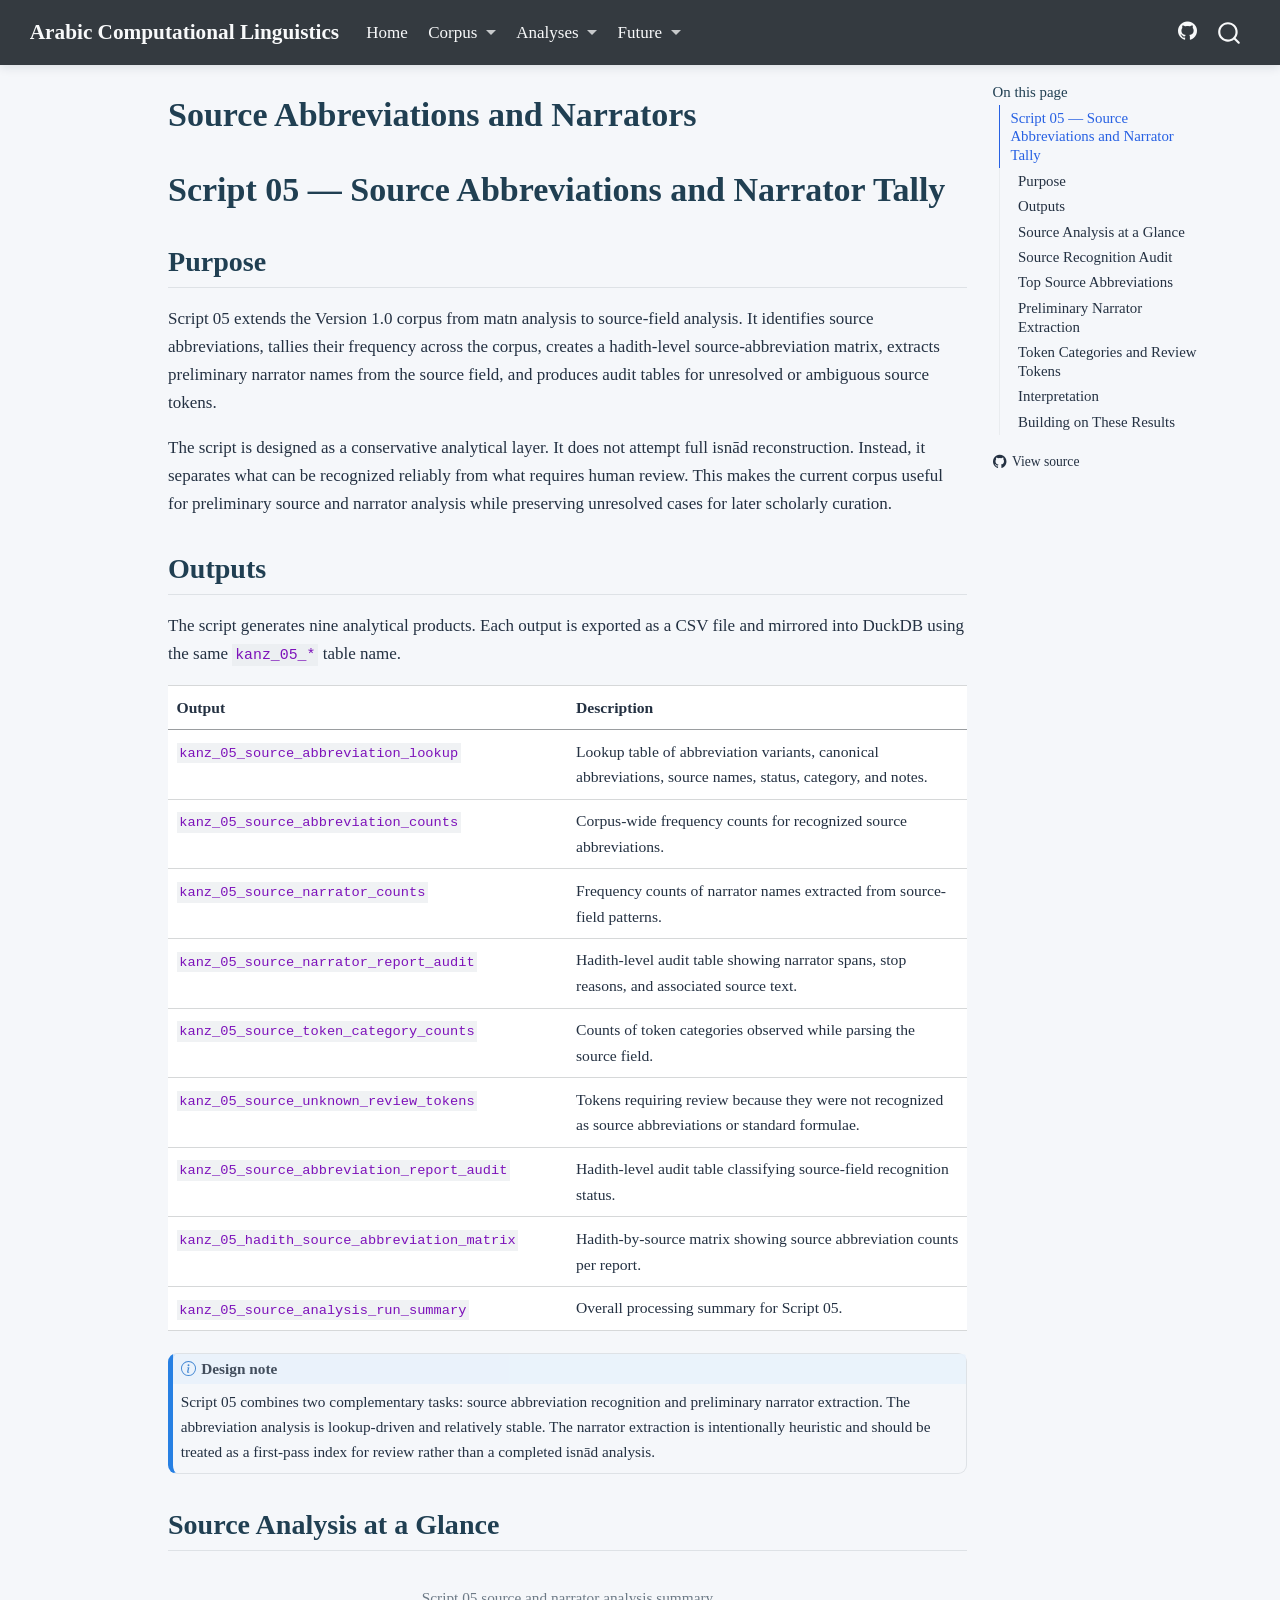
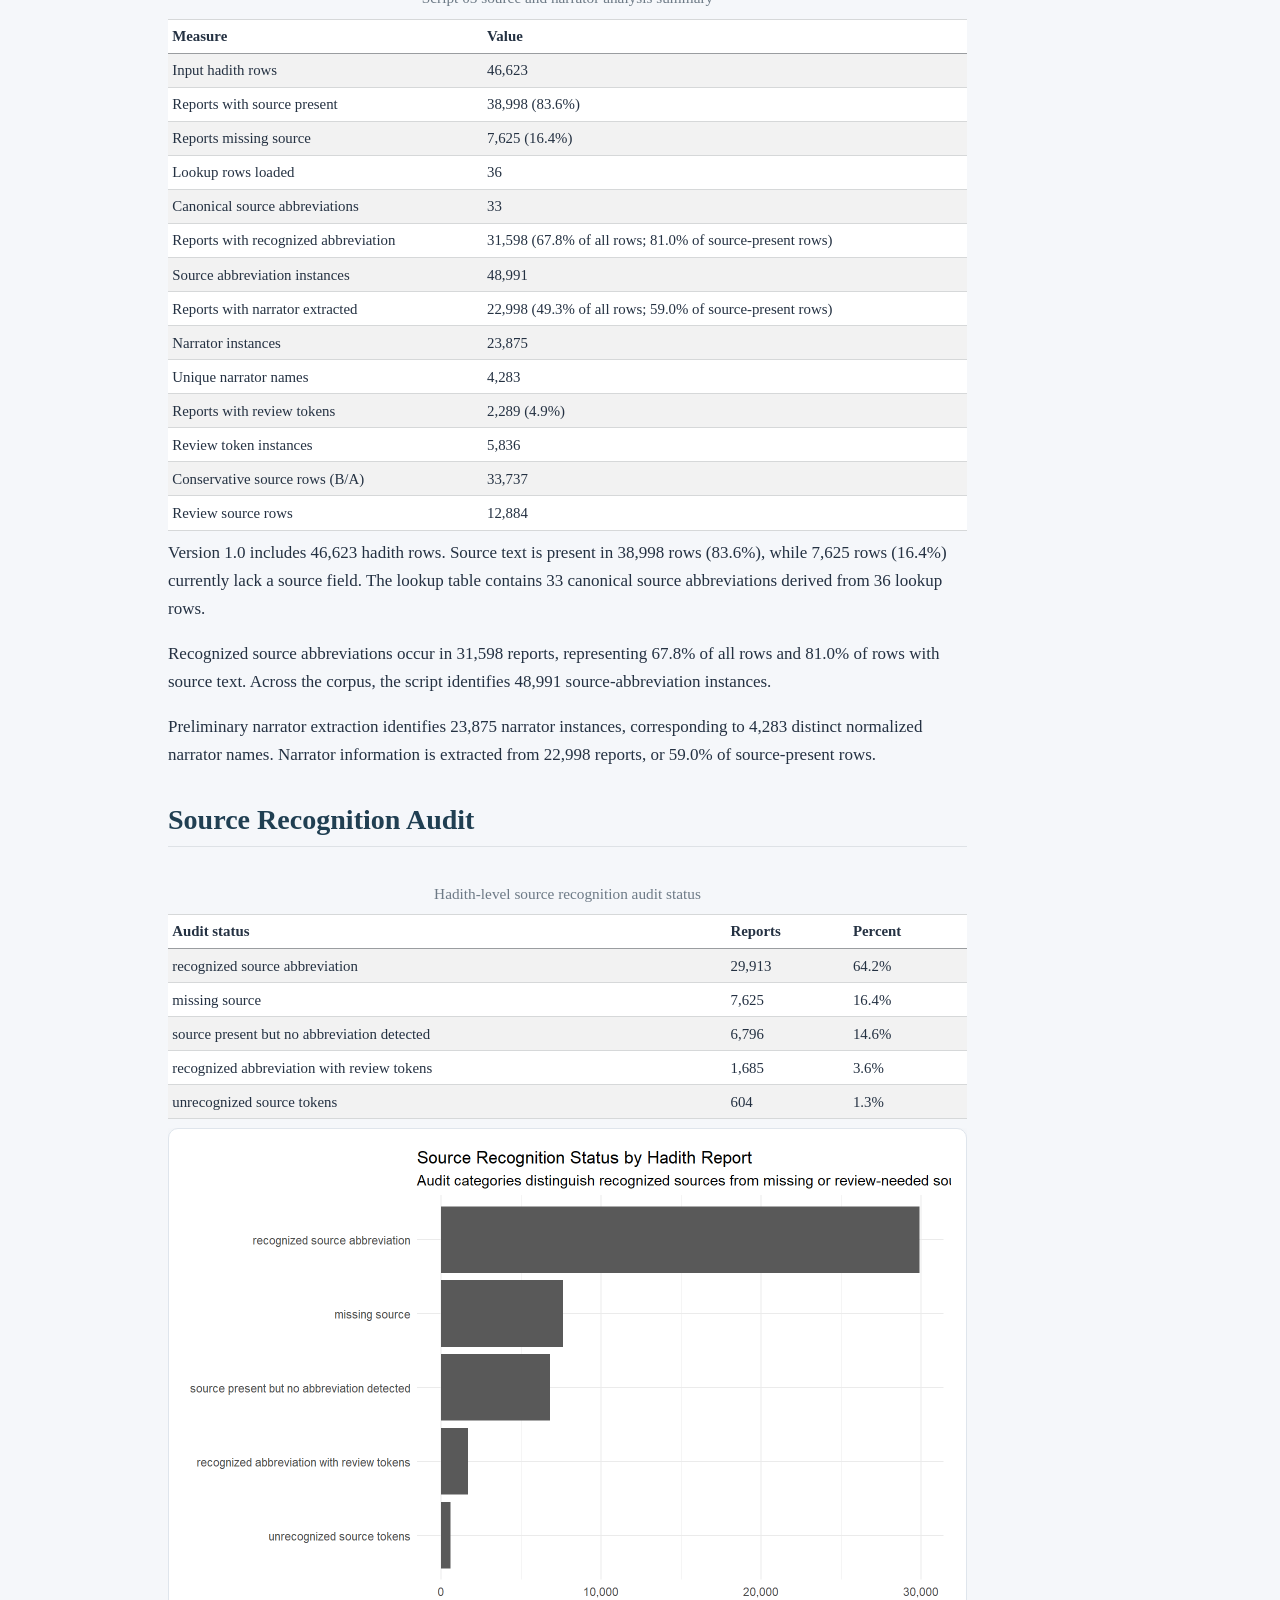
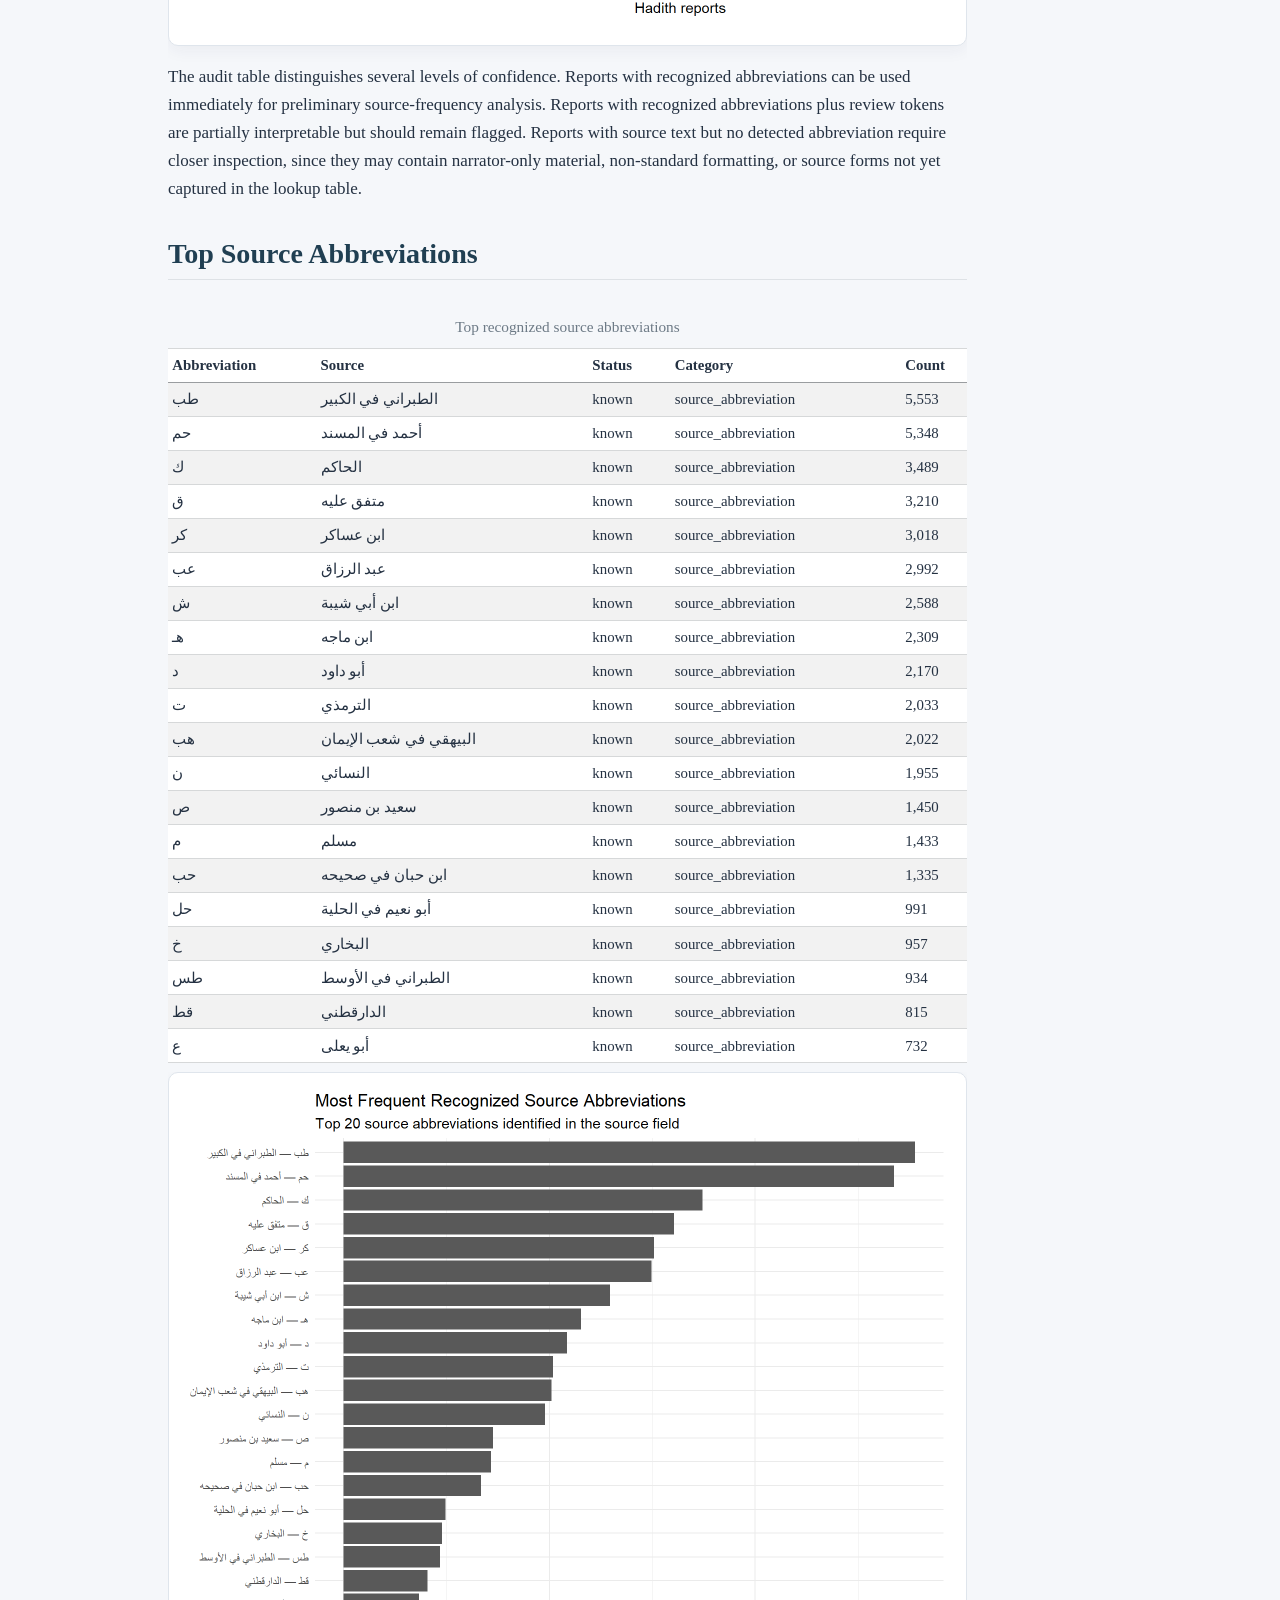
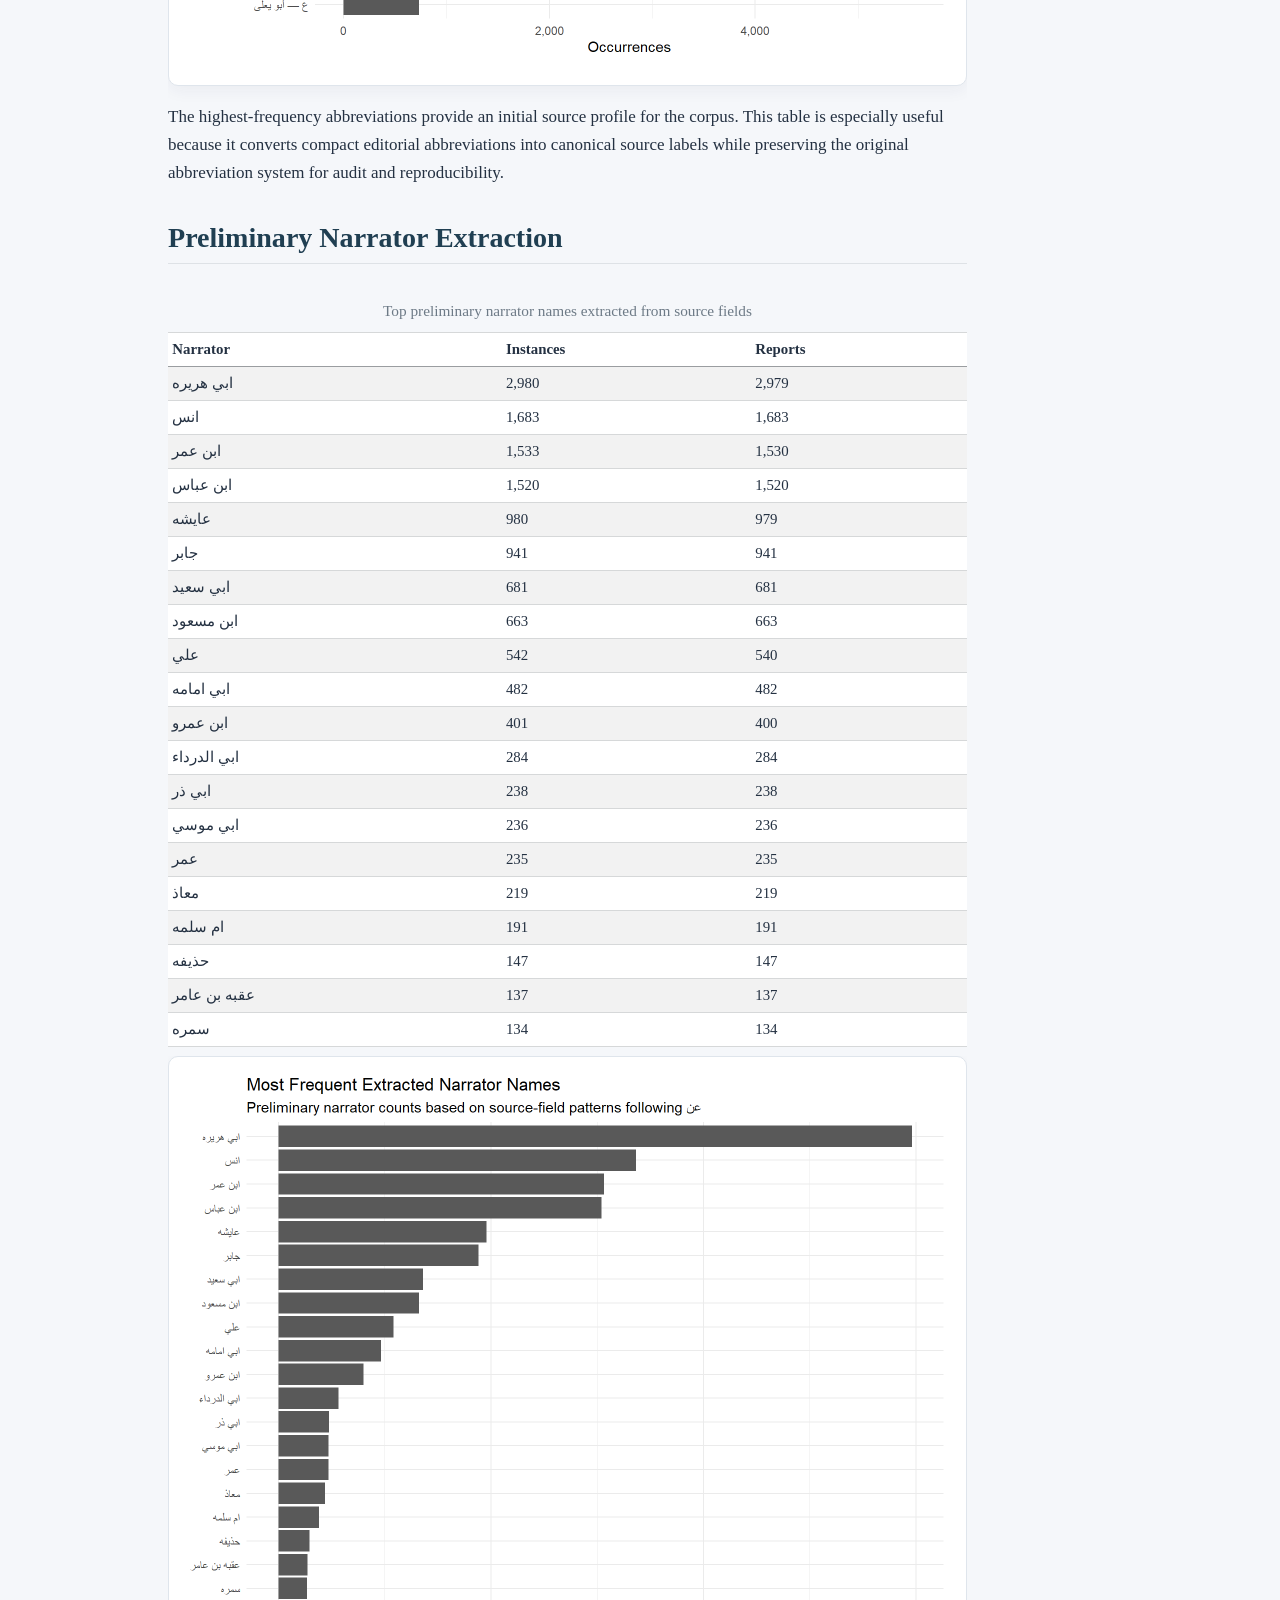
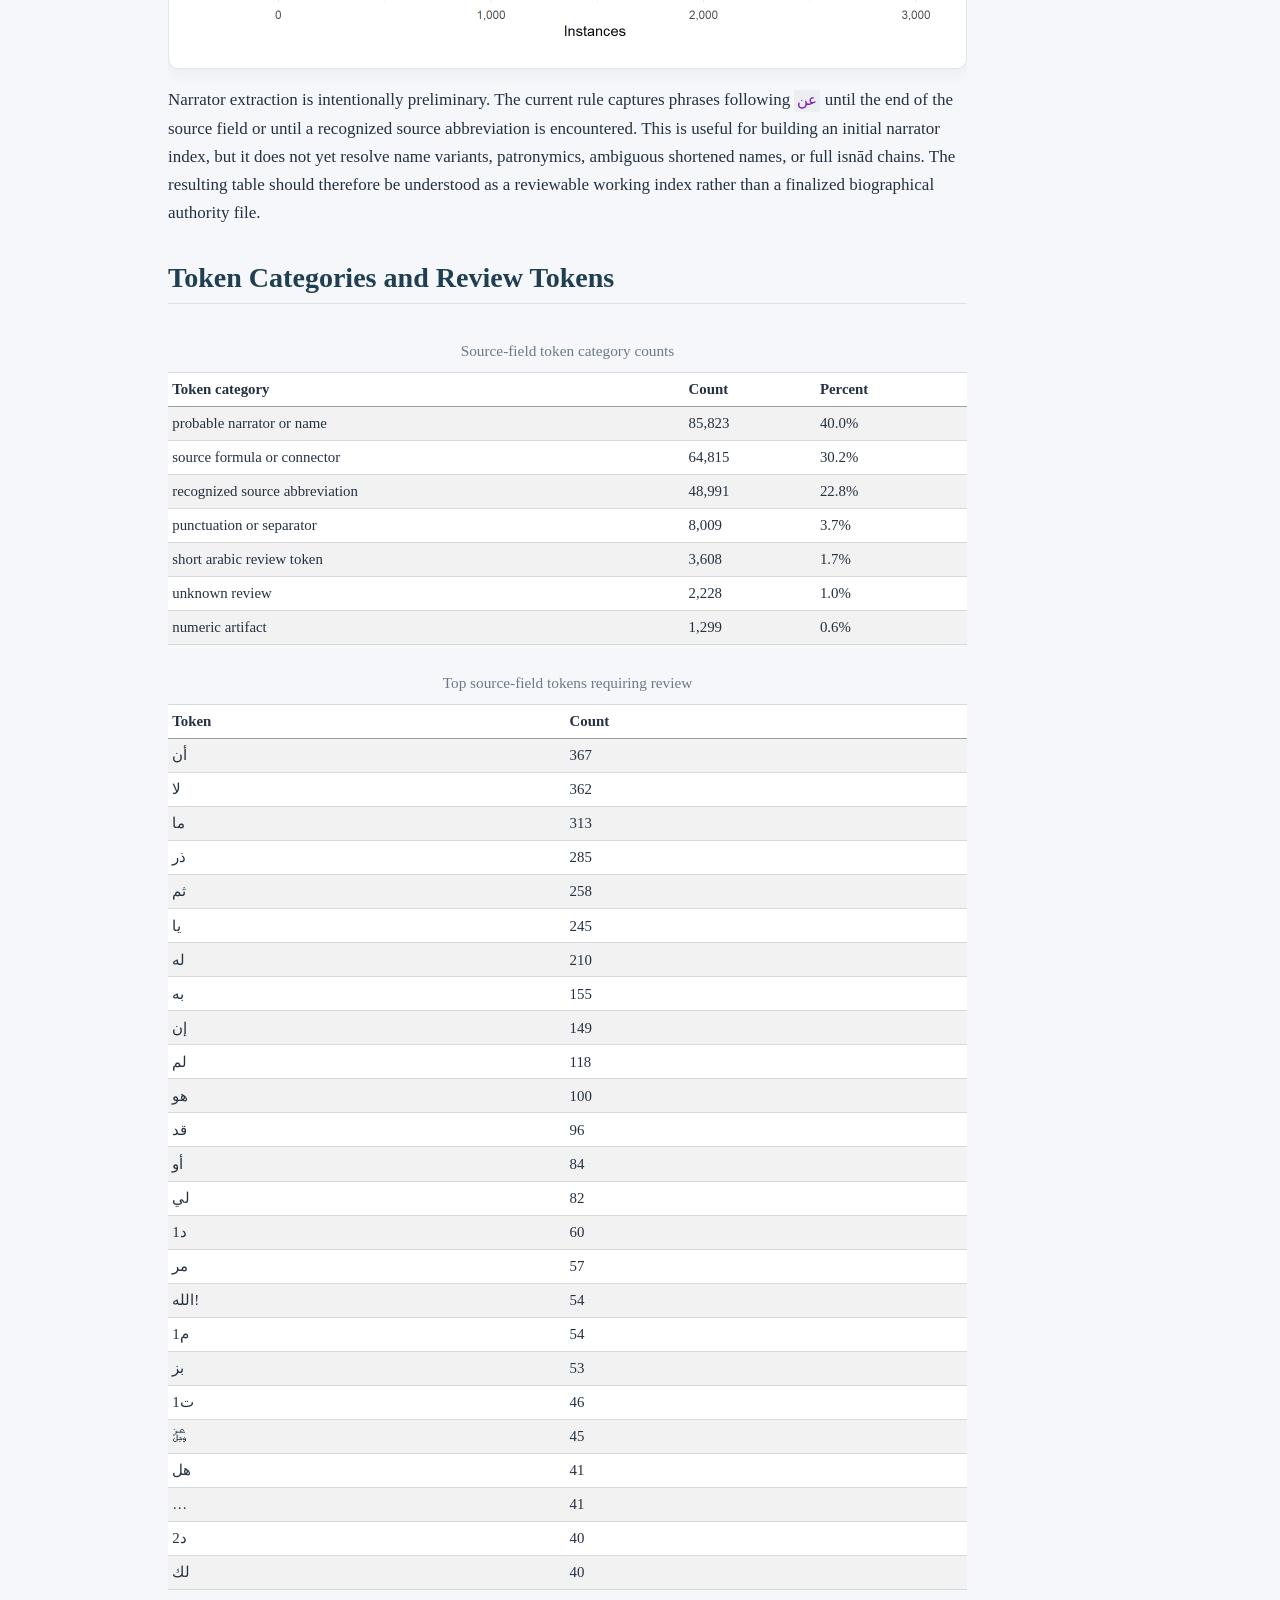
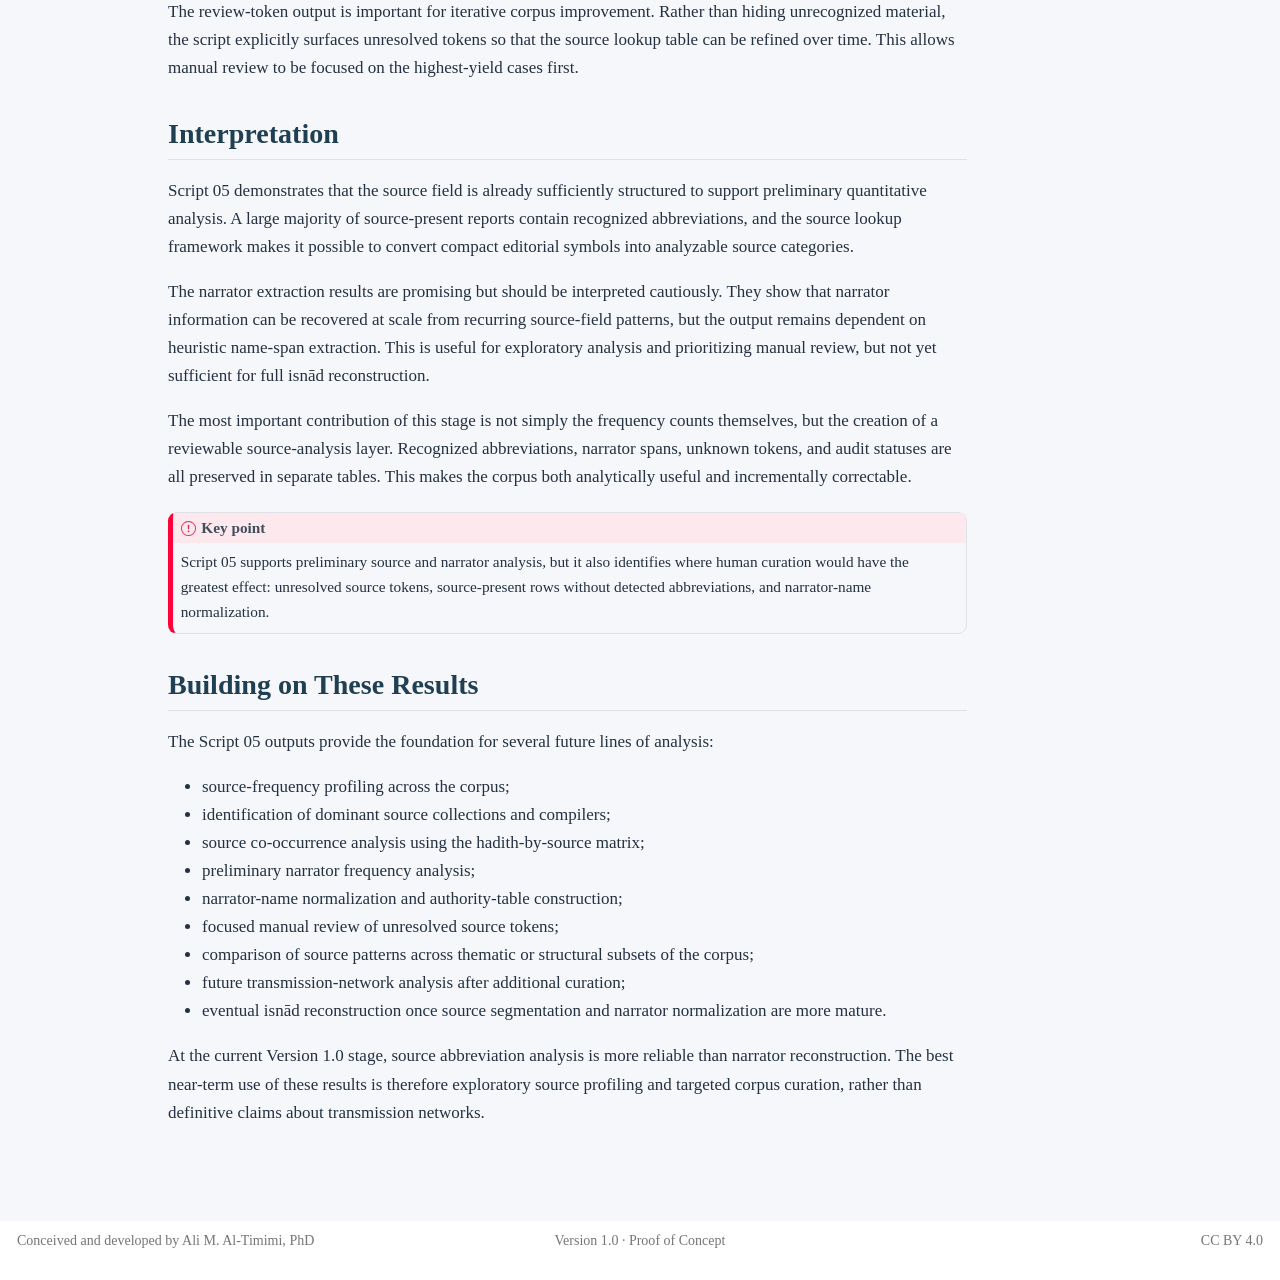
<file: docs/05_source_narrator.html>
<!DOCTYPE html>
<html xmlns="http://www.w3.org/1999/xhtml" lang="en" xml:lang="en"><head>

<meta charset="utf-8">
<meta name="generator" content="quarto-1.9.38">

<meta name="viewport" content="width=device-width, initial-scale=1.0, user-scalable=yes">


<title>Source Abbreviations and Narrators – Arabic Computational Linguistics</title>
<style>
/* Default styles provided by pandoc.
** See https://pandoc.org/MANUAL.html#variables-for-html for config info.
*/
code{white-space: pre-wrap;}
span.smallcaps{font-variant: small-caps;}
div.columns{display: flex; gap: min(4vw, 1.5em);}
div.column{flex: auto; overflow-x: auto;}
div.hanging-indent{margin-left: 1.5em; text-indent: -1.5em;}
ul.task-list{list-style: none;}
ul.task-list li input[type="checkbox"] {
  width: 0.8em;
  margin: 0 0.8em 0.2em -1em; /* quarto-specific, see https://github.com/quarto-dev/quarto-cli/issues/4556 */ 
  vertical-align: middle;
}
</style>


<script src="site_libs/quarto-nav/quarto-nav.js"></script>
<script src="site_libs/quarto-nav/headroom.min.js"></script>
<script src="site_libs/clipboard/clipboard.min.js"></script>
<script src="site_libs/quarto-search/autocomplete.umd.js"></script>
<script src="site_libs/quarto-search/fuse.min.js"></script>
<script src="site_libs/quarto-search/quarto-search.js"></script>
<meta name="quarto:offset" content="./">
<script src="site_libs/quarto-html/quarto.js" type="module"></script>
<script src="site_libs/quarto-html/tabsets/tabsets.js" type="module"></script>
<script src="site_libs/quarto-html/popper.min.js"></script>
<script src="site_libs/quarto-html/tippy.umd.min.js"></script>
<script src="site_libs/quarto-html/anchor.min.js"></script>
<link href="site_libs/quarto-html/tippy.css" rel="stylesheet">
<link href="site_libs/quarto-html/quarto-syntax-highlighting-15634bcf2e68342d4ad2dfa704d543f6.css" rel="stylesheet" id="quarto-text-highlighting-styles">
<script src="site_libs/bootstrap/bootstrap.min.js"></script>
<link href="site_libs/bootstrap/bootstrap-icons.css" rel="stylesheet">
<link href="site_libs/bootstrap/bootstrap-bb22cb1031d83fa3367499398b846a4e.min.css" rel="stylesheet" append-hash="true" id="quarto-bootstrap" data-mode="light">
<script id="quarto-search-options" type="application/json">{
  "location": "navbar",
  "copy-button": false,
  "collapse-after": 3,
  "panel-placement": "end",
  "type": "overlay",
  "limit": 50,
  "keyboard-shortcut": [
    "f",
    "/",
    "s"
  ],
  "show-item-context": false,
  "language": {
    "search-no-results-text": "No results",
    "search-matching-documents-text": "matching documents",
    "search-copy-link-title": "Copy link to search",
    "search-hide-matches-text": "Hide additional matches",
    "search-more-match-text": "more match in this document",
    "search-more-matches-text": "more matches in this document",
    "search-clear-button-title": "Clear",
    "search-text-placeholder": "",
    "search-detached-cancel-button-title": "Cancel",
    "search-submit-button-title": "Submit",
    "search-label": "Search"
  }
}</script>
<style>html{ scroll-behavior: smooth; }</style>


<link rel="stylesheet" href="styles.css">
</head>

<body class="nav-fixed quarto-light">

<div id="quarto-search-results"></div>
  <header id="quarto-header" class="headroom fixed-top">
    <nav class="navbar navbar-expand-lg " data-bs-theme="dark">
      <div class="navbar-container container-fluid">
      <div class="navbar-brand-container mx-auto">
    <a class="navbar-brand" href="./index.html">
    <span class="navbar-title">Arabic Computational Linguistics</span>
    </a>
  </div>
            <div id="quarto-search" class="" title="Search"></div>
          <button class="navbar-toggler" type="button" data-bs-toggle="collapse" data-bs-target="#navbarCollapse" aria-controls="navbarCollapse" role="menu" aria-expanded="false" aria-label="Toggle navigation" onclick="if (window.quartoToggleHeadroom) { window.quartoToggleHeadroom(); }">
  <span class="navbar-toggler-icon"></span>
</button>
          <div class="collapse navbar-collapse" id="navbarCollapse">
            <ul class="navbar-nav navbar-nav-scroll me-auto">
  <li class="nav-item">
    <a class="nav-link" href="./index.html"> 
<span class="menu-text">Home</span></a>
  </li>  
  <li class="nav-item dropdown ">
    <a class="nav-link dropdown-toggle" href="#" id="nav-menu-corpus" role="link" data-bs-toggle="dropdown" aria-expanded="false">
 <span class="menu-text">Corpus</span>
    </a>
    <ul class="dropdown-menu" aria-labelledby="nav-menu-corpus">    
        <li>
    <a class="dropdown-item" href="./01_source_text_and_digital_sources.html">
 <span class="dropdown-text">Source Text &amp; Digital Sources</span></a>
  </li>  
        <li>
    <a class="dropdown-item" href="./02_computational_corpus.html">
 <span class="dropdown-text">Computational Corpus</span></a>
  </li>  
    </ul>
  </li>
  <li class="nav-item dropdown ">
    <a class="nav-link dropdown-toggle" href="#" id="nav-menu-analyses" role="link" data-bs-toggle="dropdown" aria-expanded="false">
 <span class="menu-text">Analyses</span>
    </a>
    <ul class="dropdown-menu" aria-labelledby="nav-menu-analyses">    
        <li>
    <a class="dropdown-item" href="./03_matn_stats.html">
 <span class="dropdown-text">Matn Statistics</span></a>
  </li>  
        <li>
    <a class="dropdown-item" href="./04_repeated_phrases.html">
 <span class="dropdown-text">Repeated Phrases</span></a>
  </li>  
        <li>
    <a class="dropdown-item" href="./05_source_narrator.html">
 <span class="dropdown-text">Sources &amp; Narrators</span></a>
  </li>  
    </ul>
  </li>
  <li class="nav-item dropdown ">
    <a class="nav-link dropdown-toggle" href="#" id="nav-menu-future" role="link" data-bs-toggle="dropdown" aria-expanded="false">
 <span class="menu-text">Future</span>
    </a>
    <ul class="dropdown-menu" aria-labelledby="nav-menu-future">    
        <li>
    <a class="dropdown-item" href="./06_towards_computational_study_prophetic_traditions.html">
 <span class="dropdown-text">Towards Computational Hadith Studies</span></a>
  </li>  
        <li>
    <a class="dropdown-item" href="./07_possible_future_directions.html">
 <span class="dropdown-text">Possible Future Directions</span></a>
  </li>  
    </ul>
  </li>
</ul>
            <ul class="navbar-nav navbar-nav-scroll ms-auto">
  <li class="nav-item compact">
    <a class="nav-link" href="https://github.com/ali-altimimi-phd/arabic-computational-linguistics"> <i class="bi bi-github" role="img" aria-label="GitHub repository">
</i> 
<span class="menu-text"></span></a>
  </li>  
</ul>
          </div> <!-- /navcollapse -->
            <div class="quarto-navbar-tools">
</div>
      </div> <!-- /container-fluid -->
    </nav>
</header>
<!-- content -->
<div id="quarto-content" class="quarto-container page-columns page-rows-contents page-layout-article page-navbar">
<!-- sidebar -->
<!-- margin-sidebar -->
    <div id="quarto-margin-sidebar" class="sidebar margin-sidebar">
        <nav id="TOC" role="doc-toc" class="toc-active">
    <h2 id="toc-title">On this page</h2>
   
  <ul>
  <li><a href="#script-05-source-abbreviations-and-narrator-tally" id="toc-script-05-source-abbreviations-and-narrator-tally" class="nav-link active" data-scroll-target="#script-05-source-abbreviations-and-narrator-tally">Script 05 — Source Abbreviations and Narrator Tally</a>
  <ul class="collapse">
  <li><a href="#purpose" id="toc-purpose" class="nav-link" data-scroll-target="#purpose">Purpose</a></li>
  <li><a href="#outputs" id="toc-outputs" class="nav-link" data-scroll-target="#outputs">Outputs</a></li>
  <li><a href="#source-analysis-at-a-glance" id="toc-source-analysis-at-a-glance" class="nav-link" data-scroll-target="#source-analysis-at-a-glance">Source Analysis at a Glance</a></li>
  <li><a href="#source-recognition-audit" id="toc-source-recognition-audit" class="nav-link" data-scroll-target="#source-recognition-audit">Source Recognition Audit</a></li>
  <li><a href="#top-source-abbreviations" id="toc-top-source-abbreviations" class="nav-link" data-scroll-target="#top-source-abbreviations">Top Source Abbreviations</a></li>
  <li><a href="#preliminary-narrator-extraction" id="toc-preliminary-narrator-extraction" class="nav-link" data-scroll-target="#preliminary-narrator-extraction">Preliminary Narrator Extraction</a></li>
  <li><a href="#token-categories-and-review-tokens" id="toc-token-categories-and-review-tokens" class="nav-link" data-scroll-target="#token-categories-and-review-tokens">Token Categories and Review Tokens</a></li>
  <li><a href="#interpretation" id="toc-interpretation" class="nav-link" data-scroll-target="#interpretation">Interpretation</a></li>
  <li><a href="#building-on-these-results" id="toc-building-on-these-results" class="nav-link" data-scroll-target="#building-on-these-results">Building on These Results</a></li>
  </ul></li>
  </ul>
<div class="toc-actions"><ul><li><a href="https://github.com/ali-altimimi-phd/arabic-computational-linguistics/blob/main/05_source_narrator.qmd" class="toc-action"><i class="bi bi-github"></i>View source</a></li></ul></div></nav>
    </div>
<!-- main -->
<main class="content" id="quarto-document-content">

<header id="title-block-header" class="quarto-title-block default">
<div class="quarto-title">
<h1 class="title">Source Abbreviations and Narrators</h1>
</div>



<div class="quarto-title-meta">

    
  
    
  </div>
  


</header>


<section id="script-05-source-abbreviations-and-narrator-tally" class="level1">
<h1>Script 05 — Source Abbreviations and Narrator Tally</h1>
<section id="purpose" class="level2">
<h2 class="anchored" data-anchor-id="purpose">Purpose</h2>
<p>Script 05 extends the Version 1.0 corpus from matn analysis to source-field analysis. It identifies source abbreviations, tallies their frequency across the corpus, creates a hadith-level source-abbreviation matrix, extracts preliminary narrator names from the source field, and produces audit tables for unresolved or ambiguous source tokens.</p>
<p>The script is designed as a conservative analytical layer. It does not attempt full isnād reconstruction. Instead, it separates what can be recognized reliably from what requires human review. This makes the current corpus useful for preliminary source and narrator analysis while preserving unresolved cases for later scholarly curation.</p>
</section>
<section id="outputs" class="level2">
<h2 class="anchored" data-anchor-id="outputs">Outputs</h2>
<p>The script generates nine analytical products. Each output is exported as a CSV file and mirrored into DuckDB using the same <code>kanz_05_*</code> table name.</p>
<table class="caption-top table">
<colgroup>
<col style="width: 50%">
<col style="width: 50%">
</colgroup>
<thead>
<tr class="header">
<th>Output</th>
<th>Description</th>
</tr>
</thead>
<tbody>
<tr class="odd">
<td><code>kanz_05_source_abbreviation_lookup</code></td>
<td>Lookup table of abbreviation variants, canonical abbreviations, source names, status, category, and notes.</td>
</tr>
<tr class="even">
<td><code>kanz_05_source_abbreviation_counts</code></td>
<td>Corpus-wide frequency counts for recognized source abbreviations.</td>
</tr>
<tr class="odd">
<td><code>kanz_05_source_narrator_counts</code></td>
<td>Frequency counts of narrator names extracted from source-field patterns.</td>
</tr>
<tr class="even">
<td><code>kanz_05_source_narrator_report_audit</code></td>
<td>Hadith-level audit table showing narrator spans, stop reasons, and associated source text.</td>
</tr>
<tr class="odd">
<td><code>kanz_05_source_token_category_counts</code></td>
<td>Counts of token categories observed while parsing the source field.</td>
</tr>
<tr class="even">
<td><code>kanz_05_source_unknown_review_tokens</code></td>
<td>Tokens requiring review because they were not recognized as source abbreviations or standard formulae.</td>
</tr>
<tr class="odd">
<td><code>kanz_05_source_abbreviation_report_audit</code></td>
<td>Hadith-level audit table classifying source-field recognition status.</td>
</tr>
<tr class="even">
<td><code>kanz_05_hadith_source_abbreviation_matrix</code></td>
<td>Hadith-by-source matrix showing source abbreviation counts per report.</td>
</tr>
<tr class="odd">
<td><code>kanz_05_source_analysis_run_summary</code></td>
<td>Overall processing summary for Script 05.</td>
</tr>
</tbody>
</table>
<div class="callout callout-style-default callout-note callout-titled">
<div class="callout-header d-flex align-content-center">
<div class="callout-icon-container">
<i class="callout-icon"></i>
</div>
<div class="callout-title-container flex-fill">
<span class="screen-reader-only">Note</span>Design note
</div>
</div>
<div class="callout-body-container callout-body">
<p>Script 05 combines two complementary tasks: source abbreviation recognition and preliminary narrator extraction. The abbreviation analysis is lookup-driven and relatively stable. The narrator extraction is intentionally heuristic and should be treated as a first-pass index for review rather than a completed isnād analysis.</p>
</div>
</div>
</section>
<section id="source-analysis-at-a-glance" class="level2">
<h2 class="anchored" data-anchor-id="source-analysis-at-a-glance">Source Analysis at a Glance</h2>
<div class="cell">
<div class="cell-output-display">
<table class="caption-top table table-sm table-striped small">
<caption>Script 05 source and narrator analysis summary</caption>
<colgroup>
<col style="width: 39%">
<col style="width: 60%">
</colgroup>
<thead>
<tr class="header">
<th style="text-align: left;">Measure</th>
<th style="text-align: left;">Value</th>
</tr>
</thead>
<tbody>
<tr class="odd">
<td style="text-align: left;">Input hadith rows</td>
<td style="text-align: left;">46,623</td>
</tr>
<tr class="even">
<td style="text-align: left;">Reports with source present</td>
<td style="text-align: left;">38,998 (83.6%)</td>
</tr>
<tr class="odd">
<td style="text-align: left;">Reports missing source</td>
<td style="text-align: left;">7,625 (16.4%)</td>
</tr>
<tr class="even">
<td style="text-align: left;">Lookup rows loaded</td>
<td style="text-align: left;">36</td>
</tr>
<tr class="odd">
<td style="text-align: left;">Canonical source abbreviations</td>
<td style="text-align: left;">33</td>
</tr>
<tr class="even">
<td style="text-align: left;">Reports with recognized abbreviation</td>
<td style="text-align: left;">31,598 (67.8% of all rows; 81.0% of source-present rows)</td>
</tr>
<tr class="odd">
<td style="text-align: left;">Source abbreviation instances</td>
<td style="text-align: left;">48,991</td>
</tr>
<tr class="even">
<td style="text-align: left;">Reports with narrator extracted</td>
<td style="text-align: left;">22,998 (49.3% of all rows; 59.0% of source-present rows)</td>
</tr>
<tr class="odd">
<td style="text-align: left;">Narrator instances</td>
<td style="text-align: left;">23,875</td>
</tr>
<tr class="even">
<td style="text-align: left;">Unique narrator names</td>
<td style="text-align: left;">4,283</td>
</tr>
<tr class="odd">
<td style="text-align: left;">Reports with review tokens</td>
<td style="text-align: left;">2,289 (4.9%)</td>
</tr>
<tr class="even">
<td style="text-align: left;">Review token instances</td>
<td style="text-align: left;">5,836</td>
</tr>
<tr class="odd">
<td style="text-align: left;">Conservative source rows (B/A)</td>
<td style="text-align: left;">33,737</td>
</tr>
<tr class="even">
<td style="text-align: left;">Review source rows</td>
<td style="text-align: left;">12,884</td>
</tr>
</tbody>
</table>
</div>
</div>
<p>Version 1.0 includes 46,623 hadith rows. Source text is present in 38,998 rows (83.6%), while 7,625 rows (16.4%) currently lack a source field. The lookup table contains 33 canonical source abbreviations derived from 36 lookup rows.</p>
<p>Recognized source abbreviations occur in 31,598 reports, representing 67.8% of all rows and 81.0% of rows with source text. Across the corpus, the script identifies 48,991 source-abbreviation instances.</p>
<p>Preliminary narrator extraction identifies 23,875 narrator instances, corresponding to 4,283 distinct normalized narrator names. Narrator information is extracted from 22,998 reports, or 59.0% of source-present rows.</p>
</section>
<section id="source-recognition-audit" class="level2">
<h2 class="anchored" data-anchor-id="source-recognition-audit">Source Recognition Audit</h2>
<div class="cell">
<div class="cell-output-display">
<table class="caption-top table table-sm table-striped small">
<caption>Hadith-level source recognition audit status</caption>
<thead>
<tr class="header">
<th style="text-align: left;">Audit status</th>
<th style="text-align: left;">Reports</th>
<th style="text-align: left;">Percent</th>
</tr>
</thead>
<tbody>
<tr class="odd">
<td style="text-align: left;">recognized source abbreviation</td>
<td style="text-align: left;">29,913</td>
<td style="text-align: left;">64.2%</td>
</tr>
<tr class="even">
<td style="text-align: left;">missing source</td>
<td style="text-align: left;">7,625</td>
<td style="text-align: left;">16.4%</td>
</tr>
<tr class="odd">
<td style="text-align: left;">source present but no abbreviation detected</td>
<td style="text-align: left;">6,796</td>
<td style="text-align: left;">14.6%</td>
</tr>
<tr class="even">
<td style="text-align: left;">recognized abbreviation with review tokens</td>
<td style="text-align: left;">1,685</td>
<td style="text-align: left;">3.6%</td>
</tr>
<tr class="odd">
<td style="text-align: left;">unrecognized source tokens</td>
<td style="text-align: left;">604</td>
<td style="text-align: left;">1.3%</td>
</tr>
</tbody>
</table>
</div>
</div>
<div class="cell">
<div class="cell-output-display">
<div>
<figure class="figure">
<p><img src="05_source_narrator_files/figure-html/audit-status-plot-1.png" class="img-fluid figure-img" width="768"></p>
</figure>
</div>
</div>
</div>
<p>The audit table distinguishes several levels of confidence. Reports with recognized abbreviations can be used immediately for preliminary source-frequency analysis. Reports with recognized abbreviations plus review tokens are partially interpretable but should remain flagged. Reports with source text but no detected abbreviation require closer inspection, since they may contain narrator-only material, non-standard formatting, or source forms not yet captured in the lookup table.</p>
</section>
<section id="top-source-abbreviations" class="level2">
<h2 class="anchored" data-anchor-id="top-source-abbreviations">Top Source Abbreviations</h2>
<div class="cell">
<div class="cell-output-display">
<table class="caption-top table table-sm table-striped small">
<caption>Top recognized source abbreviations</caption>
<colgroup>
<col style="width: 18%">
<col style="width: 33%">
<col style="width: 10%">
<col style="width: 28%">
<col style="width: 8%">
</colgroup>
<thead>
<tr class="header">
<th style="text-align: left;">Abbreviation</th>
<th style="text-align: left;">Source</th>
<th style="text-align: left;">Status</th>
<th style="text-align: left;">Category</th>
<th style="text-align: left;">Count</th>
</tr>
</thead>
<tbody>
<tr class="odd">
<td style="text-align: left;">طب</td>
<td style="text-align: left;">الطبراني في الكبير</td>
<td style="text-align: left;">known</td>
<td style="text-align: left;">source_abbreviation</td>
<td style="text-align: left;">5,553</td>
</tr>
<tr class="even">
<td style="text-align: left;">حم</td>
<td style="text-align: left;">أحمد في المسند</td>
<td style="text-align: left;">known</td>
<td style="text-align: left;">source_abbreviation</td>
<td style="text-align: left;">5,348</td>
</tr>
<tr class="odd">
<td style="text-align: left;">ك</td>
<td style="text-align: left;">الحاكم</td>
<td style="text-align: left;">known</td>
<td style="text-align: left;">source_abbreviation</td>
<td style="text-align: left;">3,489</td>
</tr>
<tr class="even">
<td style="text-align: left;">ق</td>
<td style="text-align: left;">متفق عليه</td>
<td style="text-align: left;">known</td>
<td style="text-align: left;">source_abbreviation</td>
<td style="text-align: left;">3,210</td>
</tr>
<tr class="odd">
<td style="text-align: left;">كر</td>
<td style="text-align: left;">ابن عساكر</td>
<td style="text-align: left;">known</td>
<td style="text-align: left;">source_abbreviation</td>
<td style="text-align: left;">3,018</td>
</tr>
<tr class="even">
<td style="text-align: left;">عب</td>
<td style="text-align: left;">عبد الرزاق</td>
<td style="text-align: left;">known</td>
<td style="text-align: left;">source_abbreviation</td>
<td style="text-align: left;">2,992</td>
</tr>
<tr class="odd">
<td style="text-align: left;">ش</td>
<td style="text-align: left;">ابن أبي شيبة</td>
<td style="text-align: left;">known</td>
<td style="text-align: left;">source_abbreviation</td>
<td style="text-align: left;">2,588</td>
</tr>
<tr class="even">
<td style="text-align: left;">هـ</td>
<td style="text-align: left;">ابن ماجه</td>
<td style="text-align: left;">known</td>
<td style="text-align: left;">source_abbreviation</td>
<td style="text-align: left;">2,309</td>
</tr>
<tr class="odd">
<td style="text-align: left;">د</td>
<td style="text-align: left;">أبو داود</td>
<td style="text-align: left;">known</td>
<td style="text-align: left;">source_abbreviation</td>
<td style="text-align: left;">2,170</td>
</tr>
<tr class="even">
<td style="text-align: left;">ت</td>
<td style="text-align: left;">الترمذي</td>
<td style="text-align: left;">known</td>
<td style="text-align: left;">source_abbreviation</td>
<td style="text-align: left;">2,033</td>
</tr>
<tr class="odd">
<td style="text-align: left;">هب</td>
<td style="text-align: left;">البيهقي في شعب الإيمان</td>
<td style="text-align: left;">known</td>
<td style="text-align: left;">source_abbreviation</td>
<td style="text-align: left;">2,022</td>
</tr>
<tr class="even">
<td style="text-align: left;">ن</td>
<td style="text-align: left;">النسائي</td>
<td style="text-align: left;">known</td>
<td style="text-align: left;">source_abbreviation</td>
<td style="text-align: left;">1,955</td>
</tr>
<tr class="odd">
<td style="text-align: left;">ص</td>
<td style="text-align: left;">سعيد بن منصور</td>
<td style="text-align: left;">known</td>
<td style="text-align: left;">source_abbreviation</td>
<td style="text-align: left;">1,450</td>
</tr>
<tr class="even">
<td style="text-align: left;">م</td>
<td style="text-align: left;">مسلم</td>
<td style="text-align: left;">known</td>
<td style="text-align: left;">source_abbreviation</td>
<td style="text-align: left;">1,433</td>
</tr>
<tr class="odd">
<td style="text-align: left;">حب</td>
<td style="text-align: left;">ابن حبان في صحيحه</td>
<td style="text-align: left;">known</td>
<td style="text-align: left;">source_abbreviation</td>
<td style="text-align: left;">1,335</td>
</tr>
<tr class="even">
<td style="text-align: left;">حل</td>
<td style="text-align: left;">أبو نعيم في الحلية</td>
<td style="text-align: left;">known</td>
<td style="text-align: left;">source_abbreviation</td>
<td style="text-align: left;">991</td>
</tr>
<tr class="odd">
<td style="text-align: left;">خ</td>
<td style="text-align: left;">البخاري</td>
<td style="text-align: left;">known</td>
<td style="text-align: left;">source_abbreviation</td>
<td style="text-align: left;">957</td>
</tr>
<tr class="even">
<td style="text-align: left;">طس</td>
<td style="text-align: left;">الطبراني في الأوسط</td>
<td style="text-align: left;">known</td>
<td style="text-align: left;">source_abbreviation</td>
<td style="text-align: left;">934</td>
</tr>
<tr class="odd">
<td style="text-align: left;">قط</td>
<td style="text-align: left;">الدارقطني</td>
<td style="text-align: left;">known</td>
<td style="text-align: left;">source_abbreviation</td>
<td style="text-align: left;">815</td>
</tr>
<tr class="even">
<td style="text-align: left;">ع</td>
<td style="text-align: left;">أبو يعلى</td>
<td style="text-align: left;">known</td>
<td style="text-align: left;">source_abbreviation</td>
<td style="text-align: left;">732</td>
</tr>
</tbody>
</table>
</div>
</div>
<div class="cell">
<div class="cell-output-display">
<div>
<figure class="figure">
<p><img src="05_source_narrator_files/figure-html/top-source-plot-1.png" class="img-fluid figure-img" width="768"></p>
</figure>
</div>
</div>
</div>
<p>The highest-frequency abbreviations provide an initial source profile for the corpus. This table is especially useful because it converts compact editorial abbreviations into canonical source labels while preserving the original abbreviation system for audit and reproducibility.</p>
</section>
<section id="preliminary-narrator-extraction" class="level2">
<h2 class="anchored" data-anchor-id="preliminary-narrator-extraction">Preliminary Narrator Extraction</h2>
<div class="cell">
<div class="cell-output-display">
<table class="caption-top table table-sm table-striped small">
<caption>Top preliminary narrator names extracted from source fields</caption>
<thead>
<tr class="header">
<th style="text-align: left;">Narrator</th>
<th style="text-align: left;">Instances</th>
<th style="text-align: left;">Reports</th>
</tr>
</thead>
<tbody>
<tr class="odd">
<td style="text-align: left;">ابي هريره</td>
<td style="text-align: left;">2,980</td>
<td style="text-align: left;">2,979</td>
</tr>
<tr class="even">
<td style="text-align: left;">انس</td>
<td style="text-align: left;">1,683</td>
<td style="text-align: left;">1,683</td>
</tr>
<tr class="odd">
<td style="text-align: left;">ابن عمر</td>
<td style="text-align: left;">1,533</td>
<td style="text-align: left;">1,530</td>
</tr>
<tr class="even">
<td style="text-align: left;">ابن عباس</td>
<td style="text-align: left;">1,520</td>
<td style="text-align: left;">1,520</td>
</tr>
<tr class="odd">
<td style="text-align: left;">عايشه</td>
<td style="text-align: left;">980</td>
<td style="text-align: left;">979</td>
</tr>
<tr class="even">
<td style="text-align: left;">جابر</td>
<td style="text-align: left;">941</td>
<td style="text-align: left;">941</td>
</tr>
<tr class="odd">
<td style="text-align: left;">ابي سعيد</td>
<td style="text-align: left;">681</td>
<td style="text-align: left;">681</td>
</tr>
<tr class="even">
<td style="text-align: left;">ابن مسعود</td>
<td style="text-align: left;">663</td>
<td style="text-align: left;">663</td>
</tr>
<tr class="odd">
<td style="text-align: left;">علي</td>
<td style="text-align: left;">542</td>
<td style="text-align: left;">540</td>
</tr>
<tr class="even">
<td style="text-align: left;">ابي امامه</td>
<td style="text-align: left;">482</td>
<td style="text-align: left;">482</td>
</tr>
<tr class="odd">
<td style="text-align: left;">ابن عمرو</td>
<td style="text-align: left;">401</td>
<td style="text-align: left;">400</td>
</tr>
<tr class="even">
<td style="text-align: left;">ابي الدرداء</td>
<td style="text-align: left;">284</td>
<td style="text-align: left;">284</td>
</tr>
<tr class="odd">
<td style="text-align: left;">ابي ذر</td>
<td style="text-align: left;">238</td>
<td style="text-align: left;">238</td>
</tr>
<tr class="even">
<td style="text-align: left;">ابي موسي</td>
<td style="text-align: left;">236</td>
<td style="text-align: left;">236</td>
</tr>
<tr class="odd">
<td style="text-align: left;">عمر</td>
<td style="text-align: left;">235</td>
<td style="text-align: left;">235</td>
</tr>
<tr class="even">
<td style="text-align: left;">معاذ</td>
<td style="text-align: left;">219</td>
<td style="text-align: left;">219</td>
</tr>
<tr class="odd">
<td style="text-align: left;">ام سلمه</td>
<td style="text-align: left;">191</td>
<td style="text-align: left;">191</td>
</tr>
<tr class="even">
<td style="text-align: left;">حذيفه</td>
<td style="text-align: left;">147</td>
<td style="text-align: left;">147</td>
</tr>
<tr class="odd">
<td style="text-align: left;">عقبه بن عامر</td>
<td style="text-align: left;">137</td>
<td style="text-align: left;">137</td>
</tr>
<tr class="even">
<td style="text-align: left;">سمره</td>
<td style="text-align: left;">134</td>
<td style="text-align: left;">134</td>
</tr>
</tbody>
</table>
</div>
</div>
<div class="cell">
<div class="cell-output-display">
<div>
<figure class="figure">
<p><img src="05_source_narrator_files/figure-html/top-narrator-plot-1.png" class="img-fluid figure-img" width="768"></p>
</figure>
</div>
</div>
</div>
<p>Narrator extraction is intentionally preliminary. The current rule captures phrases following <code>عن</code> until the end of the source field or until a recognized source abbreviation is encountered. This is useful for building an initial narrator index, but it does not yet resolve name variants, patronymics, ambiguous shortened names, or full isnād chains. The resulting table should therefore be understood as a reviewable working index rather than a finalized biographical authority file.</p>
</section>
<section id="token-categories-and-review-tokens" class="level2">
<h2 class="anchored" data-anchor-id="token-categories-and-review-tokens">Token Categories and Review Tokens</h2>
<div class="cell">
<div class="cell-output-display">
<table class="caption-top table table-sm table-striped small">
<caption>Source-field token category counts</caption>
<thead>
<tr class="header">
<th style="text-align: left;">Token category</th>
<th style="text-align: left;">Count</th>
<th style="text-align: left;">Percent</th>
</tr>
</thead>
<tbody>
<tr class="odd">
<td style="text-align: left;">probable narrator or name</td>
<td style="text-align: left;">85,823</td>
<td style="text-align: left;">40.0%</td>
</tr>
<tr class="even">
<td style="text-align: left;">source formula or connector</td>
<td style="text-align: left;">64,815</td>
<td style="text-align: left;">30.2%</td>
</tr>
<tr class="odd">
<td style="text-align: left;">recognized source abbreviation</td>
<td style="text-align: left;">48,991</td>
<td style="text-align: left;">22.8%</td>
</tr>
<tr class="even">
<td style="text-align: left;">punctuation or separator</td>
<td style="text-align: left;">8,009</td>
<td style="text-align: left;">3.7%</td>
</tr>
<tr class="odd">
<td style="text-align: left;">short arabic review token</td>
<td style="text-align: left;">3,608</td>
<td style="text-align: left;">1.7%</td>
</tr>
<tr class="even">
<td style="text-align: left;">unknown review</td>
<td style="text-align: left;">2,228</td>
<td style="text-align: left;">1.0%</td>
</tr>
<tr class="odd">
<td style="text-align: left;">numeric artifact</td>
<td style="text-align: left;">1,299</td>
<td style="text-align: left;">0.6%</td>
</tr>
</tbody>
</table>
</div>
</div>
<div class="cell">
<div class="cell-output-display">
<table class="caption-top table table-sm table-striped small">
<caption>Top source-field tokens requiring review</caption>
<thead>
<tr class="header">
<th style="text-align: left;">Token</th>
<th style="text-align: left;">Count</th>
</tr>
</thead>
<tbody>
<tr class="odd">
<td style="text-align: left;">أن</td>
<td style="text-align: left;">367</td>
</tr>
<tr class="even">
<td style="text-align: left;">لا</td>
<td style="text-align: left;">362</td>
</tr>
<tr class="odd">
<td style="text-align: left;">ما</td>
<td style="text-align: left;">313</td>
</tr>
<tr class="even">
<td style="text-align: left;">ذر</td>
<td style="text-align: left;">285</td>
</tr>
<tr class="odd">
<td style="text-align: left;">ثم</td>
<td style="text-align: left;">258</td>
</tr>
<tr class="even">
<td style="text-align: left;">يا</td>
<td style="text-align: left;">245</td>
</tr>
<tr class="odd">
<td style="text-align: left;">له</td>
<td style="text-align: left;">210</td>
</tr>
<tr class="even">
<td style="text-align: left;">به</td>
<td style="text-align: left;">155</td>
</tr>
<tr class="odd">
<td style="text-align: left;">إن</td>
<td style="text-align: left;">149</td>
</tr>
<tr class="even">
<td style="text-align: left;">لم</td>
<td style="text-align: left;">118</td>
</tr>
<tr class="odd">
<td style="text-align: left;">هو</td>
<td style="text-align: left;">100</td>
</tr>
<tr class="even">
<td style="text-align: left;">قد</td>
<td style="text-align: left;">96</td>
</tr>
<tr class="odd">
<td style="text-align: left;">أو</td>
<td style="text-align: left;">84</td>
</tr>
<tr class="even">
<td style="text-align: left;">لي</td>
<td style="text-align: left;">82</td>
</tr>
<tr class="odd">
<td style="text-align: left;">د1</td>
<td style="text-align: left;">60</td>
</tr>
<tr class="even">
<td style="text-align: left;">مر</td>
<td style="text-align: left;">57</td>
</tr>
<tr class="odd">
<td style="text-align: left;">الله!</td>
<td style="text-align: left;">54</td>
</tr>
<tr class="even">
<td style="text-align: left;">م1</td>
<td style="text-align: left;">54</td>
</tr>
<tr class="odd">
<td style="text-align: left;">بز</td>
<td style="text-align: left;">53</td>
</tr>
<tr class="even">
<td style="text-align: left;">ت1</td>
<td style="text-align: left;">46</td>
</tr>
<tr class="odd">
<td style="text-align: left;">﷿</td>
<td style="text-align: left;">45</td>
</tr>
<tr class="even">
<td style="text-align: left;">هل</td>
<td style="text-align: left;">41</td>
</tr>
<tr class="odd">
<td style="text-align: left;">…</td>
<td style="text-align: left;">41</td>
</tr>
<tr class="even">
<td style="text-align: left;">د2</td>
<td style="text-align: left;">40</td>
</tr>
<tr class="odd">
<td style="text-align: left;">لك</td>
<td style="text-align: left;">40</td>
</tr>
</tbody>
</table>
</div>
</div>
<p>The review-token output is important for iterative corpus improvement. Rather than hiding unrecognized material, the script explicitly surfaces unresolved tokens so that the source lookup table can be refined over time. This allows manual review to be focused on the highest-yield cases first.</p>
</section>
<section id="interpretation" class="level2">
<h2 class="anchored" data-anchor-id="interpretation">Interpretation</h2>
<p>Script 05 demonstrates that the source field is already sufficiently structured to support preliminary quantitative analysis. A large majority of source-present reports contain recognized abbreviations, and the source lookup framework makes it possible to convert compact editorial symbols into analyzable source categories.</p>
<p>The narrator extraction results are promising but should be interpreted cautiously. They show that narrator information can be recovered at scale from recurring source-field patterns, but the output remains dependent on heuristic name-span extraction. This is useful for exploratory analysis and prioritizing manual review, but not yet sufficient for full isnād reconstruction.</p>
<p>The most important contribution of this stage is not simply the frequency counts themselves, but the creation of a reviewable source-analysis layer. Recognized abbreviations, narrator spans, unknown tokens, and audit statuses are all preserved in separate tables. This makes the corpus both analytically useful and incrementally correctable.</p>
<div class="callout callout-style-default callout-important callout-titled">
<div class="callout-header d-flex align-content-center">
<div class="callout-icon-container">
<i class="callout-icon"></i>
</div>
<div class="callout-title-container flex-fill">
<span class="screen-reader-only">Important</span>Key point
</div>
</div>
<div class="callout-body-container callout-body">
<p>Script 05 supports preliminary source and narrator analysis, but it also identifies where human curation would have the greatest effect: unresolved source tokens, source-present rows without detected abbreviations, and narrator-name normalization.</p>
</div>
</div>
</section>
<section id="building-on-these-results" class="level2">
<h2 class="anchored" data-anchor-id="building-on-these-results">Building on These Results</h2>
<p>The Script 05 outputs provide the foundation for several future lines of analysis:</p>
<ul>
<li>source-frequency profiling across the corpus;</li>
<li>identification of dominant source collections and compilers;</li>
<li>source co-occurrence analysis using the hadith-by-source matrix;</li>
<li>preliminary narrator frequency analysis;</li>
<li>narrator-name normalization and authority-table construction;</li>
<li>focused manual review of unresolved source tokens;</li>
<li>comparison of source patterns across thematic or structural subsets of the corpus;</li>
<li>future transmission-network analysis after additional curation;</li>
<li>eventual isnād reconstruction once source segmentation and narrator normalization are more mature.</li>
</ul>
<p>At the current Version 1.0 stage, source abbreviation analysis is more reliable than narrator reconstruction. The best near-term use of these results is therefore exploratory source profiling and targeted corpus curation, rather than definitive claims about transmission networks.</p>


</section>
</section>

</main> <!-- /main -->
<script id="quarto-html-after-body" type="application/javascript">
  window.document.addEventListener("DOMContentLoaded", function (event) {
    const icon = "";
    const anchorJS = new window.AnchorJS();
    anchorJS.options = {
      placement: 'right',
      icon: icon
    };
    anchorJS.add('.anchored');
    const isCodeAnnotation = (el) => {
      for (const clz of el.classList) {
        if (clz.startsWith('code-annotation-')) {                     
          return true;
        }
      }
      return false;
    }
    const onCopySuccess = function(e) {
      // button target
      const button = e.trigger;
      // don't keep focus
      button.blur();
      // flash "checked"
      button.classList.add('code-copy-button-checked');
      var currentTitle = button.getAttribute("title");
      button.setAttribute("title", "Copied!");
      let tooltip;
      if (window.bootstrap) {
        button.setAttribute("data-bs-toggle", "tooltip");
        button.setAttribute("data-bs-placement", "left");
        button.setAttribute("data-bs-title", "Copied!");
        tooltip = new bootstrap.Tooltip(button, 
          { trigger: "manual", 
            customClass: "code-copy-button-tooltip",
            offset: [0, -8]});
        tooltip.show();    
      }
      setTimeout(function() {
        if (tooltip) {
          tooltip.hide();
          button.removeAttribute("data-bs-title");
          button.removeAttribute("data-bs-toggle");
          button.removeAttribute("data-bs-placement");
        }
        button.setAttribute("title", currentTitle);
        button.classList.remove('code-copy-button-checked');
      }, 1000);
      // clear code selection
      e.clearSelection();
    }
    const getTextToCopy = function(trigger) {
      const outerScaffold = trigger.parentElement.cloneNode(true);
      const codeEl = outerScaffold.querySelector('code');
      for (const childEl of codeEl.children) {
        if (isCodeAnnotation(childEl)) {
          childEl.remove();
        }
      }
      return codeEl.innerText;
    }
    const clipboard = new window.ClipboardJS('.code-copy-button:not([data-in-quarto-modal])', {
      text: getTextToCopy
    });
    clipboard.on('success', onCopySuccess);
    if (window.document.getElementById('quarto-embedded-source-code-modal')) {
      const clipboardModal = new window.ClipboardJS('.code-copy-button[data-in-quarto-modal]', {
        text: getTextToCopy,
        container: window.document.getElementById('quarto-embedded-source-code-modal')
      });
      clipboardModal.on('success', onCopySuccess);
    }
      var localhostRegex = new RegExp(/^(?:http|https):\/\/localhost\:?[0-9]*\//);
      var mailtoRegex = new RegExp(/^mailto:/);
        var filterRegex = new RegExp("https:\/\/ali-altimimi-phd\.github\.io\/arabic-computational-linguistics\/");
      var isInternal = (href) => {
          return filterRegex.test(href) || localhostRegex.test(href) || mailtoRegex.test(href);
      }
      // Inspect non-navigation links and adorn them if external
     var links = window.document.querySelectorAll('a[href]:not(.nav-link):not(.navbar-brand):not(.toc-action):not(.sidebar-link):not(.sidebar-item-toggle):not(.pagination-link):not(.no-external):not([aria-hidden]):not(.dropdown-item):not(.quarto-navigation-tool):not(.about-link)');
      for (var i=0; i<links.length; i++) {
        const link = links[i];
        if (!isInternal(link.href)) {
          // undo the damage that might have been done by quarto-nav.js in the case of
          // links that we want to consider external
          if (link.dataset.originalHref !== undefined) {
            link.href = link.dataset.originalHref;
          }
            // target, if specified
            link.setAttribute("target", "_blank");
            if (link.getAttribute("rel") === null) {
              link.setAttribute("rel", "noopener");
            }
        }
      }
    function tippyHover(el, contentFn, onTriggerFn, onUntriggerFn) {
      const config = {
        allowHTML: true,
        maxWidth: 500,
        delay: 100,
        arrow: false,
        appendTo: function(el) {
            return el.parentElement;
        },
        interactive: true,
        interactiveBorder: 10,
        theme: 'quarto',
        placement: 'bottom-start',
      };
      if (contentFn) {
        config.content = contentFn;
      }
      if (onTriggerFn) {
        config.onTrigger = onTriggerFn;
      }
      if (onUntriggerFn) {
        config.onUntrigger = onUntriggerFn;
      }
      window.tippy(el, config); 
    }
    const noterefs = window.document.querySelectorAll('a[role="doc-noteref"]');
    for (var i=0; i<noterefs.length; i++) {
      const ref = noterefs[i];
      tippyHover(ref, function() {
        // use id or data attribute instead here
        let href = ref.getAttribute('data-footnote-href') || ref.getAttribute('href');
        try { href = new URL(href).hash; } catch {}
        const id = href.replace(/^#\/?/, "");
        const note = window.document.getElementById(id);
        if (note) {
          return note.innerHTML;
        } else {
          return "";
        }
      });
    }
    const xrefs = window.document.querySelectorAll('a.quarto-xref');
    const processXRef = (id, note) => {
      // Strip column container classes
      const stripColumnClz = (el) => {
        el.classList.remove("page-full", "page-columns");
        if (el.children) {
          for (const child of el.children) {
            stripColumnClz(child);
          }
        }
      }
      stripColumnClz(note)
      if (id === null || id.startsWith('sec-')) {
        // Special case sections, only their first couple elements
        const container = document.createElement("div");
        if (note.children && note.children.length > 2) {
          container.appendChild(note.children[0].cloneNode(true));
          for (let i = 1; i < note.children.length; i++) {
            const child = note.children[i];
            if (child.tagName === "P" && child.innerText === "") {
              continue;
            } else {
              container.appendChild(child.cloneNode(true));
              break;
            }
          }
          if (window.Quarto?.typesetMath) {
            window.Quarto.typesetMath(container);
          }
          return container.innerHTML
        } else {
          if (window.Quarto?.typesetMath) {
            window.Quarto.typesetMath(note);
          }
          return note.innerHTML;
        }
      } else {
        // Remove any anchor links if they are present
        const anchorLink = note.querySelector('a.anchorjs-link');
        if (anchorLink) {
          anchorLink.remove();
        }
        if (window.Quarto?.typesetMath) {
          window.Quarto.typesetMath(note);
        }
        if (note.classList.contains("callout")) {
          return note.outerHTML;
        } else {
          return note.innerHTML;
        }
      }
    }
    for (var i=0; i<xrefs.length; i++) {
      const xref = xrefs[i];
      tippyHover(xref, undefined, function(instance) {
        instance.disable();
        let url = xref.getAttribute('href');
        let hash = undefined; 
        if (url.startsWith('#')) {
          hash = url;
        } else {
          try { hash = new URL(url).hash; } catch {}
        }
        if (hash) {
          const id = hash.replace(/^#\/?/, "");
          const note = window.document.getElementById(id);
          if (note !== null) {
            try {
              const html = processXRef(id, note.cloneNode(true));
              instance.setContent(html);
            } finally {
              instance.enable();
              instance.show();
            }
          } else {
            // See if we can fetch this
            fetch(url.split('#')[0])
            .then(res => res.text())
            .then(html => {
              const parser = new DOMParser();
              const htmlDoc = parser.parseFromString(html, "text/html");
              const note = htmlDoc.getElementById(id);
              if (note !== null) {
                const html = processXRef(id, note);
                instance.setContent(html);
              } 
            }).finally(() => {
              instance.enable();
              instance.show();
            });
          }
        } else {
          // See if we can fetch a full url (with no hash to target)
          // This is a special case and we should probably do some content thinning / targeting
          fetch(url)
          .then(res => res.text())
          .then(html => {
            const parser = new DOMParser();
            const htmlDoc = parser.parseFromString(html, "text/html");
            const note = htmlDoc.querySelector('main.content');
            if (note !== null) {
              // This should only happen for chapter cross references
              // (since there is no id in the URL)
              // remove the first header
              if (note.children.length > 0 && note.children[0].tagName === "HEADER") {
                note.children[0].remove();
              }
              const html = processXRef(null, note);
              instance.setContent(html);
            } 
          }).finally(() => {
            instance.enable();
            instance.show();
          });
        }
      }, function(instance) {
      });
    }
        let selectedAnnoteEl;
        const selectorForAnnotation = ( cell, annotation) => {
          let cellAttr = 'data-code-cell="' + cell + '"';
          let lineAttr = 'data-code-annotation="' +  annotation + '"';
          const selector = 'span[' + cellAttr + '][' + lineAttr + ']';
          return selector;
        }
        const selectCodeLines = (annoteEl) => {
          const doc = window.document;
          const targetCell = annoteEl.getAttribute("data-target-cell");
          const targetAnnotation = annoteEl.getAttribute("data-target-annotation");
          const annoteSpan = window.document.querySelector(selectorForAnnotation(targetCell, targetAnnotation));
          const lines = annoteSpan.getAttribute("data-code-lines").split(",");
          const lineIds = lines.map((line) => {
            return targetCell + "-" + line;
          })
          let top = null;
          let height = null;
          let parent = null;
          if (lineIds.length > 0) {
              //compute the position of the single el (top and bottom and make a div)
              const el = window.document.getElementById(lineIds[0]);
              top = el.offsetTop;
              height = el.offsetHeight;
              parent = el.parentElement.parentElement;
            if (lineIds.length > 1) {
              const lastEl = window.document.getElementById(lineIds[lineIds.length - 1]);
              const bottom = lastEl.offsetTop + lastEl.offsetHeight;
              height = bottom - top;
            }
            if (top !== null && height !== null && parent !== null) {
              // cook up a div (if necessary) and position it 
              let div = window.document.getElementById("code-annotation-line-highlight");
              if (div === null) {
                div = window.document.createElement("div");
                div.setAttribute("id", "code-annotation-line-highlight");
                div.style.position = 'absolute';
                parent.appendChild(div);
              }
              div.style.top = top - 2 + "px";
              div.style.height = height + 4 + "px";
              div.style.left = 0;
              let gutterDiv = window.document.getElementById("code-annotation-line-highlight-gutter");
              if (gutterDiv === null) {
                gutterDiv = window.document.createElement("div");
                gutterDiv.setAttribute("id", "code-annotation-line-highlight-gutter");
                gutterDiv.style.position = 'absolute';
                const codeCell = window.document.getElementById(targetCell);
                const gutter = codeCell.querySelector('.code-annotation-gutter');
                gutter.appendChild(gutterDiv);
              }
              gutterDiv.style.top = top - 2 + "px";
              gutterDiv.style.height = height + 4 + "px";
            }
            selectedAnnoteEl = annoteEl;
          }
        };
        const unselectCodeLines = () => {
          const elementsIds = ["code-annotation-line-highlight", "code-annotation-line-highlight-gutter"];
          elementsIds.forEach((elId) => {
            const div = window.document.getElementById(elId);
            if (div) {
              div.remove();
            }
          });
          selectedAnnoteEl = undefined;
        };
          // Handle positioning of the toggle
      window.addEventListener(
        "resize",
        throttle(() => {
          elRect = undefined;
          if (selectedAnnoteEl) {
            selectCodeLines(selectedAnnoteEl);
          }
        }, 10)
      );
      function throttle(fn, ms) {
      let throttle = false;
      let timer;
        return (...args) => {
          if(!throttle) { // first call gets through
              fn.apply(this, args);
              throttle = true;
          } else { // all the others get throttled
              if(timer) clearTimeout(timer); // cancel #2
              timer = setTimeout(() => {
                fn.apply(this, args);
                timer = throttle = false;
              }, ms);
          }
        };
      }
        // Attach click handler to the DT
        const annoteDls = window.document.querySelectorAll('dt[data-target-cell]');
        for (const annoteDlNode of annoteDls) {
          annoteDlNode.addEventListener('click', (event) => {
            const clickedEl = event.target;
            if (clickedEl !== selectedAnnoteEl) {
              unselectCodeLines();
              const activeEl = window.document.querySelector('dt[data-target-cell].code-annotation-active');
              if (activeEl) {
                activeEl.classList.remove('code-annotation-active');
              }
              selectCodeLines(clickedEl);
              clickedEl.classList.add('code-annotation-active');
            } else {
              // Unselect the line
              unselectCodeLines();
              clickedEl.classList.remove('code-annotation-active');
            }
          });
        }
    const findCites = (el) => {
      const parentEl = el.parentElement;
      if (parentEl) {
        const cites = parentEl.dataset.cites;
        if (cites) {
          return {
            el,
            cites: cites.split(' ')
          };
        } else {
          return findCites(el.parentElement)
        }
      } else {
        return undefined;
      }
    };
    var bibliorefs = window.document.querySelectorAll('a[role="doc-biblioref"]');
    for (var i=0; i<bibliorefs.length; i++) {
      const ref = bibliorefs[i];
      const citeInfo = findCites(ref);
      if (citeInfo) {
        tippyHover(citeInfo.el, function() {
          var popup = window.document.createElement('div');
          citeInfo.cites.forEach(function(cite) {
            var citeDiv = window.document.createElement('div');
            citeDiv.classList.add('hanging-indent');
            citeDiv.classList.add('csl-entry');
            var biblioDiv = window.document.getElementById('ref-' + cite);
            if (biblioDiv) {
              citeDiv.innerHTML = biblioDiv.innerHTML;
            }
            popup.appendChild(citeDiv);
          });
          return popup.innerHTML;
        });
      }
    }
  });
  </script>
</div> <!-- /content -->
<footer class="footer">
  <div class="nav-footer">
    <div class="nav-footer-left">
<p>Conceived and developed by Ali M. Al-Timimi, PhD</p>
</div>   
    <div class="nav-footer-center">
<p>Version 1.0 · Proof of Concept</p>
<div class="toc-actions d-sm-block d-md-none"><ul><li><a href="https://github.com/ali-altimimi-phd/arabic-computational-linguistics/blob/main/05_source_narrator.qmd" class="toc-action"><i class="bi bi-github"></i>View source</a></li></ul></div></div>
    <div class="nav-footer-right">
<p>CC BY 4.0</p>
</div>
  </div>
</footer>




<script src="site_libs/quarto-html/zenscroll-min.js"></script>
</body></html>
</file>
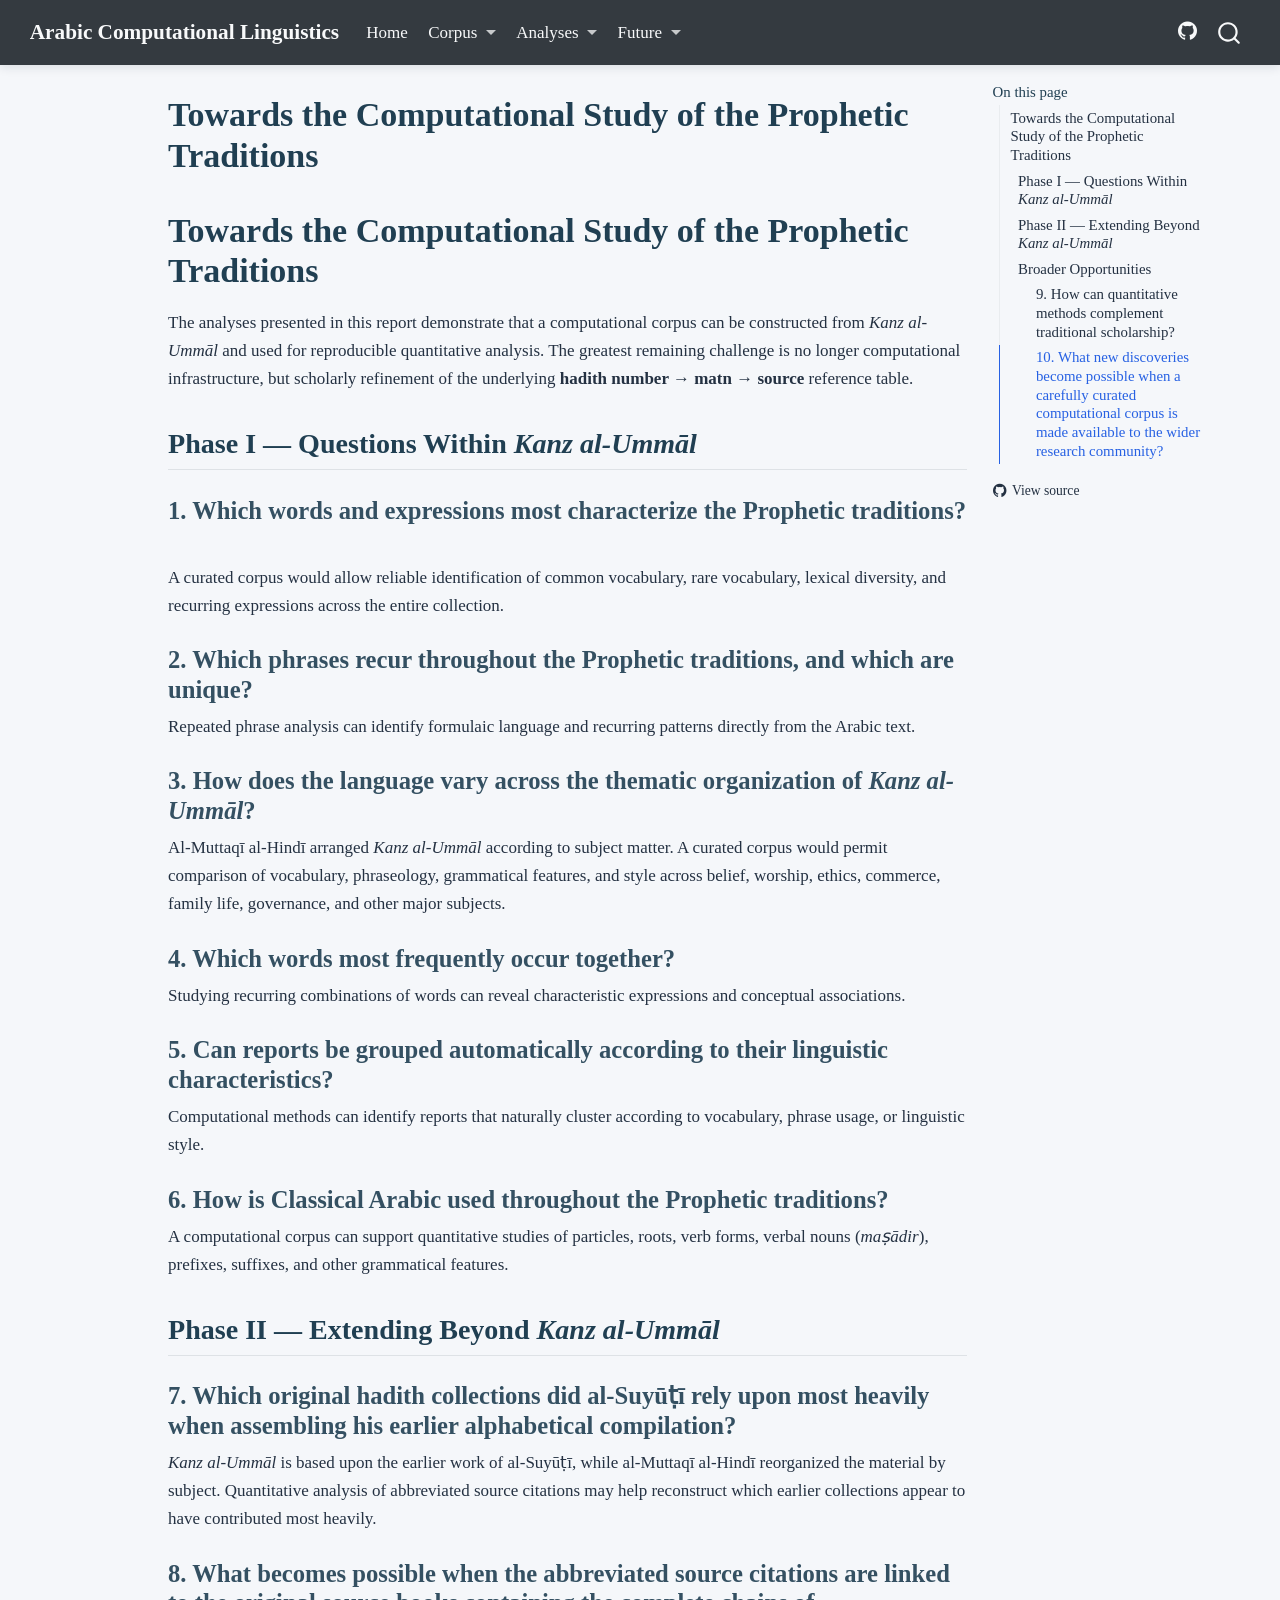
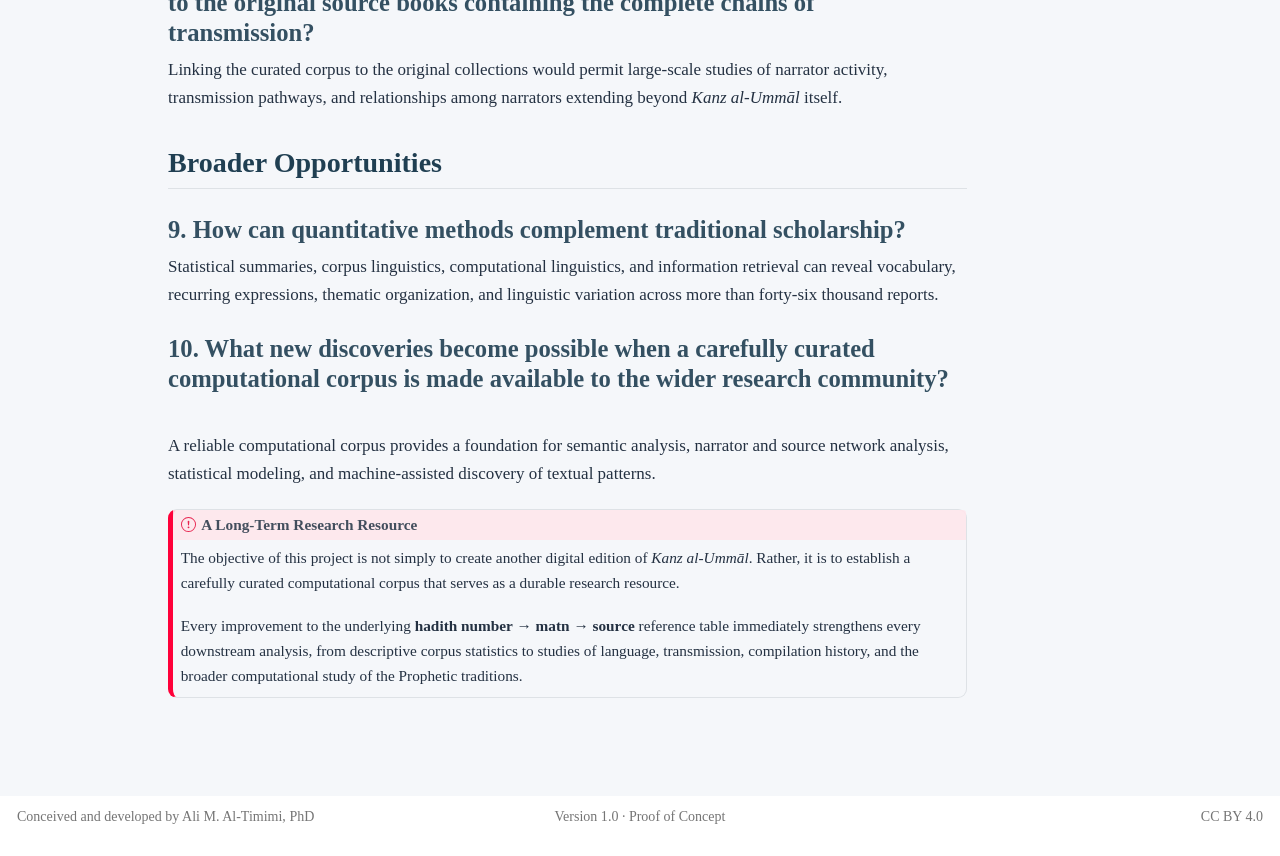
<file: docs/06_towards_computational_study_prophetic_traditions.html>
<!DOCTYPE html>
<html xmlns="http://www.w3.org/1999/xhtml" lang="en" xml:lang="en"><head>

<meta charset="utf-8">
<meta name="generator" content="quarto-1.9.38">

<meta name="viewport" content="width=device-width, initial-scale=1.0, user-scalable=yes">


<title>Towards the Computational Study of the Prophetic Traditions – Arabic Computational Linguistics</title>
<style>
/* Default styles provided by pandoc.
** See https://pandoc.org/MANUAL.html#variables-for-html for config info.
*/
code{white-space: pre-wrap;}
span.smallcaps{font-variant: small-caps;}
div.columns{display: flex; gap: min(4vw, 1.5em);}
div.column{flex: auto; overflow-x: auto;}
div.hanging-indent{margin-left: 1.5em; text-indent: -1.5em;}
ul.task-list{list-style: none;}
ul.task-list li input[type="checkbox"] {
  width: 0.8em;
  margin: 0 0.8em 0.2em -1em; /* quarto-specific, see https://github.com/quarto-dev/quarto-cli/issues/4556 */ 
  vertical-align: middle;
}
</style>


<script src="site_libs/quarto-nav/quarto-nav.js"></script>
<script src="site_libs/quarto-nav/headroom.min.js"></script>
<script src="site_libs/clipboard/clipboard.min.js"></script>
<script src="site_libs/quarto-search/autocomplete.umd.js"></script>
<script src="site_libs/quarto-search/fuse.min.js"></script>
<script src="site_libs/quarto-search/quarto-search.js"></script>
<meta name="quarto:offset" content="./">
<script src="site_libs/quarto-html/quarto.js" type="module"></script>
<script src="site_libs/quarto-html/tabsets/tabsets.js" type="module"></script>
<script src="site_libs/quarto-html/popper.min.js"></script>
<script src="site_libs/quarto-html/tippy.umd.min.js"></script>
<script src="site_libs/quarto-html/anchor.min.js"></script>
<link href="site_libs/quarto-html/tippy.css" rel="stylesheet">
<link href="site_libs/quarto-html/quarto-syntax-highlighting-15634bcf2e68342d4ad2dfa704d543f6.css" rel="stylesheet" id="quarto-text-highlighting-styles">
<script src="site_libs/bootstrap/bootstrap.min.js"></script>
<link href="site_libs/bootstrap/bootstrap-icons.css" rel="stylesheet">
<link href="site_libs/bootstrap/bootstrap-bb22cb1031d83fa3367499398b846a4e.min.css" rel="stylesheet" append-hash="true" id="quarto-bootstrap" data-mode="light">
<script id="quarto-search-options" type="application/json">{
  "location": "navbar",
  "copy-button": false,
  "collapse-after": 3,
  "panel-placement": "end",
  "type": "overlay",
  "limit": 50,
  "keyboard-shortcut": [
    "f",
    "/",
    "s"
  ],
  "show-item-context": false,
  "language": {
    "search-no-results-text": "No results",
    "search-matching-documents-text": "matching documents",
    "search-copy-link-title": "Copy link to search",
    "search-hide-matches-text": "Hide additional matches",
    "search-more-match-text": "more match in this document",
    "search-more-matches-text": "more matches in this document",
    "search-clear-button-title": "Clear",
    "search-text-placeholder": "",
    "search-detached-cancel-button-title": "Cancel",
    "search-submit-button-title": "Submit",
    "search-label": "Search"
  }
}</script>
<style>html{ scroll-behavior: smooth; }</style>


<link rel="stylesheet" href="styles.css">
</head>

<body class="nav-fixed quarto-light">

<div id="quarto-search-results"></div>
  <header id="quarto-header" class="headroom fixed-top">
    <nav class="navbar navbar-expand-lg " data-bs-theme="dark">
      <div class="navbar-container container-fluid">
      <div class="navbar-brand-container mx-auto">
    <a class="navbar-brand" href="./index.html">
    <span class="navbar-title">Arabic Computational Linguistics</span>
    </a>
  </div>
            <div id="quarto-search" class="" title="Search"></div>
          <button class="navbar-toggler" type="button" data-bs-toggle="collapse" data-bs-target="#navbarCollapse" aria-controls="navbarCollapse" role="menu" aria-expanded="false" aria-label="Toggle navigation" onclick="if (window.quartoToggleHeadroom) { window.quartoToggleHeadroom(); }">
  <span class="navbar-toggler-icon"></span>
</button>
          <div class="collapse navbar-collapse" id="navbarCollapse">
            <ul class="navbar-nav navbar-nav-scroll me-auto">
  <li class="nav-item">
    <a class="nav-link" href="./index.html"> 
<span class="menu-text">Home</span></a>
  </li>  
  <li class="nav-item dropdown ">
    <a class="nav-link dropdown-toggle" href="#" id="nav-menu-corpus" role="link" data-bs-toggle="dropdown" aria-expanded="false">
 <span class="menu-text">Corpus</span>
    </a>
    <ul class="dropdown-menu" aria-labelledby="nav-menu-corpus">    
        <li>
    <a class="dropdown-item" href="./01_source_text_and_digital_sources.html">
 <span class="dropdown-text">Source Text &amp; Digital Sources</span></a>
  </li>  
        <li>
    <a class="dropdown-item" href="./02_computational_corpus.html">
 <span class="dropdown-text">Computational Corpus</span></a>
  </li>  
    </ul>
  </li>
  <li class="nav-item dropdown ">
    <a class="nav-link dropdown-toggle" href="#" id="nav-menu-analyses" role="link" data-bs-toggle="dropdown" aria-expanded="false">
 <span class="menu-text">Analyses</span>
    </a>
    <ul class="dropdown-menu" aria-labelledby="nav-menu-analyses">    
        <li>
    <a class="dropdown-item" href="./03_matn_stats.html">
 <span class="dropdown-text">Matn Statistics</span></a>
  </li>  
        <li>
    <a class="dropdown-item" href="./04_repeated_phrases.html">
 <span class="dropdown-text">Repeated Phrases</span></a>
  </li>  
        <li>
    <a class="dropdown-item" href="./05_source_narrator.html">
 <span class="dropdown-text">Sources &amp; Narrators</span></a>
  </li>  
    </ul>
  </li>
  <li class="nav-item dropdown ">
    <a class="nav-link dropdown-toggle" href="#" id="nav-menu-future" role="link" data-bs-toggle="dropdown" aria-expanded="false">
 <span class="menu-text">Future</span>
    </a>
    <ul class="dropdown-menu" aria-labelledby="nav-menu-future">    
        <li>
    <a class="dropdown-item" href="./06_towards_computational_study_prophetic_traditions.html">
 <span class="dropdown-text">Towards Computational Hadith Studies</span></a>
  </li>  
        <li>
    <a class="dropdown-item" href="./07_possible_future_directions.html">
 <span class="dropdown-text">Possible Future Directions</span></a>
  </li>  
    </ul>
  </li>
</ul>
            <ul class="navbar-nav navbar-nav-scroll ms-auto">
  <li class="nav-item compact">
    <a class="nav-link" href="https://github.com/ali-altimimi-phd/arabic-computational-linguistics"> <i class="bi bi-github" role="img" aria-label="GitHub repository">
</i> 
<span class="menu-text"></span></a>
  </li>  
</ul>
          </div> <!-- /navcollapse -->
            <div class="quarto-navbar-tools">
</div>
      </div> <!-- /container-fluid -->
    </nav>
</header>
<!-- content -->
<div id="quarto-content" class="quarto-container page-columns page-rows-contents page-layout-article page-navbar">
<!-- sidebar -->
<!-- margin-sidebar -->
    <div id="quarto-margin-sidebar" class="sidebar margin-sidebar">
        <nav id="TOC" role="doc-toc" class="toc-active">
    <h2 id="toc-title">On this page</h2>
   
  <ul>
  <li><a href="#towards-the-computational-study-of-the-prophetic-traditions" id="toc-towards-the-computational-study-of-the-prophetic-traditions" class="nav-link active" data-scroll-target="#towards-the-computational-study-of-the-prophetic-traditions">Towards the Computational Study of the Prophetic Traditions</a>
  <ul class="collapse">
  <li><a href="#phase-i-questions-within-kanz-al-ummāl" id="toc-phase-i-questions-within-kanz-al-ummāl" class="nav-link" data-scroll-target="#phase-i-questions-within-kanz-al-ummāl">Phase I — Questions Within <em>Kanz al-Ummāl</em></a>
  <ul class="collapse">
  <li><a href="#which-words-and-expressions-most-characterize-the-prophetic-traditions" id="toc-which-words-and-expressions-most-characterize-the-prophetic-traditions" class="nav-link" data-scroll-target="#which-words-and-expressions-most-characterize-the-prophetic-traditions">1. Which words and expressions most characterize the Prophetic traditions?</a></li>
  <li><a href="#which-phrases-recur-throughout-the-prophetic-traditions-and-which-are-unique" id="toc-which-phrases-recur-throughout-the-prophetic-traditions-and-which-are-unique" class="nav-link" data-scroll-target="#which-phrases-recur-throughout-the-prophetic-traditions-and-which-are-unique">2. Which phrases recur throughout the Prophetic traditions, and which are unique?</a></li>
  <li><a href="#how-does-the-language-vary-across-the-thematic-organization-of-kanz-al-ummāl" id="toc-how-does-the-language-vary-across-the-thematic-organization-of-kanz-al-ummāl" class="nav-link" data-scroll-target="#how-does-the-language-vary-across-the-thematic-organization-of-kanz-al-ummāl">3. How does the language vary across the thematic organization of <em>Kanz al-Ummāl</em>?</a></li>
  <li><a href="#which-words-most-frequently-occur-together" id="toc-which-words-most-frequently-occur-together" class="nav-link" data-scroll-target="#which-words-most-frequently-occur-together">4. Which words most frequently occur together?</a></li>
  <li><a href="#can-reports-be-grouped-automatically-according-to-their-linguistic-characteristics" id="toc-can-reports-be-grouped-automatically-according-to-their-linguistic-characteristics" class="nav-link" data-scroll-target="#can-reports-be-grouped-automatically-according-to-their-linguistic-characteristics">5. Can reports be grouped automatically according to their linguistic characteristics?</a></li>
  <li><a href="#how-is-classical-arabic-used-throughout-the-prophetic-traditions" id="toc-how-is-classical-arabic-used-throughout-the-prophetic-traditions" class="nav-link" data-scroll-target="#how-is-classical-arabic-used-throughout-the-prophetic-traditions">6. How is Classical Arabic used throughout the Prophetic traditions?</a></li>
  </ul></li>
  <li><a href="#phase-ii-extending-beyond-kanz-al-ummāl" id="toc-phase-ii-extending-beyond-kanz-al-ummāl" class="nav-link" data-scroll-target="#phase-ii-extending-beyond-kanz-al-ummāl">Phase II — Extending Beyond <em>Kanz al-Ummāl</em></a>
  <ul class="collapse">
  <li><a href="#which-original-hadith-collections-did-al-suyūṭī-rely-upon-most-heavily-when-assembling-his-earlier-alphabetical-compilation" id="toc-which-original-hadith-collections-did-al-suyūṭī-rely-upon-most-heavily-when-assembling-his-earlier-alphabetical-compilation" class="nav-link" data-scroll-target="#which-original-hadith-collections-did-al-suyūṭī-rely-upon-most-heavily-when-assembling-his-earlier-alphabetical-compilation">7. Which original hadith collections did al-Suyūṭī rely upon most heavily when assembling his earlier alphabetical compilation?</a></li>
  <li><a href="#what-becomes-possible-when-the-abbreviated-source-citations-are-linked-to-the-original-source-books-containing-the-complete-chains-of-transmission" id="toc-what-becomes-possible-when-the-abbreviated-source-citations-are-linked-to-the-original-source-books-containing-the-complete-chains-of-transmission" class="nav-link" data-scroll-target="#what-becomes-possible-when-the-abbreviated-source-citations-are-linked-to-the-original-source-books-containing-the-complete-chains-of-transmission">8. What becomes possible when the abbreviated source citations are linked to the original source books containing the complete chains of transmission?</a></li>
  </ul></li>
  <li><a href="#broader-opportunities" id="toc-broader-opportunities" class="nav-link" data-scroll-target="#broader-opportunities">Broader Opportunities</a>
  <ul class="collapse">
  <li><a href="#how-can-quantitative-methods-complement-traditional-scholarship" id="toc-how-can-quantitative-methods-complement-traditional-scholarship" class="nav-link" data-scroll-target="#how-can-quantitative-methods-complement-traditional-scholarship">9. How can quantitative methods complement traditional scholarship?</a></li>
  <li><a href="#what-new-discoveries-become-possible-when-a-carefully-curated-computational-corpus-is-made-available-to-the-wider-research-community" id="toc-what-new-discoveries-become-possible-when-a-carefully-curated-computational-corpus-is-made-available-to-the-wider-research-community" class="nav-link" data-scroll-target="#what-new-discoveries-become-possible-when-a-carefully-curated-computational-corpus-is-made-available-to-the-wider-research-community">10. What new discoveries become possible when a carefully curated computational corpus is made available to the wider research community?</a></li>
  </ul></li>
  </ul></li>
  </ul>
<div class="toc-actions"><ul><li><a href="https://github.com/ali-altimimi-phd/arabic-computational-linguistics/blob/main/06_towards_computational_study_prophetic_traditions.qmd" class="toc-action"><i class="bi bi-github"></i>View source</a></li></ul></div></nav>
    </div>
<!-- main -->
<main class="content" id="quarto-document-content">

<header id="title-block-header" class="quarto-title-block default">
<div class="quarto-title">
<h1 class="title">Towards the Computational Study of the Prophetic Traditions</h1>
</div>



<div class="quarto-title-meta">

    
  
    
  </div>
  


</header>


<section id="towards-the-computational-study-of-the-prophetic-traditions" class="level1">
<h1>Towards the Computational Study of the Prophetic Traditions</h1>
<p>The analyses presented in this report demonstrate that a computational corpus can be constructed from <em>Kanz al-Ummāl</em> and used for reproducible quantitative analysis. The greatest remaining challenge is no longer computational infrastructure, but scholarly refinement of the underlying <strong>hadith number → matn → source</strong> reference table.</p>
<section id="phase-i-questions-within-kanz-al-ummāl" class="level2">
<h2 class="anchored" data-anchor-id="phase-i-questions-within-kanz-al-ummāl">Phase I — Questions Within <em>Kanz al-Ummāl</em></h2>
<section id="which-words-and-expressions-most-characterize-the-prophetic-traditions" class="level3">
<h3 class="anchored" data-anchor-id="which-words-and-expressions-most-characterize-the-prophetic-traditions">1. Which words and expressions most characterize the Prophetic traditions?</h3>
<p>A curated corpus would allow reliable identification of common vocabulary, rare vocabulary, lexical diversity, and recurring expressions across the entire collection.</p>
</section>
<section id="which-phrases-recur-throughout-the-prophetic-traditions-and-which-are-unique" class="level3">
<h3 class="anchored" data-anchor-id="which-phrases-recur-throughout-the-prophetic-traditions-and-which-are-unique">2. Which phrases recur throughout the Prophetic traditions, and which are unique?</h3>
<p>Repeated phrase analysis can identify formulaic language and recurring patterns directly from the Arabic text.</p>
</section>
<section id="how-does-the-language-vary-across-the-thematic-organization-of-kanz-al-ummāl" class="level3">
<h3 class="anchored" data-anchor-id="how-does-the-language-vary-across-the-thematic-organization-of-kanz-al-ummāl">3. How does the language vary across the thematic organization of <em>Kanz al-Ummāl</em>?</h3>
<p>Al-Muttaqī al-Hindī arranged <em>Kanz al-Ummāl</em> according to subject matter. A curated corpus would permit comparison of vocabulary, phraseology, grammatical features, and style across belief, worship, ethics, commerce, family life, governance, and other major subjects.</p>
</section>
<section id="which-words-most-frequently-occur-together" class="level3">
<h3 class="anchored" data-anchor-id="which-words-most-frequently-occur-together">4. Which words most frequently occur together?</h3>
<p>Studying recurring combinations of words can reveal characteristic expressions and conceptual associations.</p>
</section>
<section id="can-reports-be-grouped-automatically-according-to-their-linguistic-characteristics" class="level3">
<h3 class="anchored" data-anchor-id="can-reports-be-grouped-automatically-according-to-their-linguistic-characteristics">5. Can reports be grouped automatically according to their linguistic characteristics?</h3>
<p>Computational methods can identify reports that naturally cluster according to vocabulary, phrase usage, or linguistic style.</p>
</section>
<section id="how-is-classical-arabic-used-throughout-the-prophetic-traditions" class="level3">
<h3 class="anchored" data-anchor-id="how-is-classical-arabic-used-throughout-the-prophetic-traditions">6. How is Classical Arabic used throughout the Prophetic traditions?</h3>
<p>A computational corpus can support quantitative studies of particles, roots, verb forms, verbal nouns (<em>maṣādir</em>), prefixes, suffixes, and other grammatical features.</p>
</section>
</section>
<section id="phase-ii-extending-beyond-kanz-al-ummāl" class="level2">
<h2 class="anchored" data-anchor-id="phase-ii-extending-beyond-kanz-al-ummāl">Phase II — Extending Beyond <em>Kanz al-Ummāl</em></h2>
<section id="which-original-hadith-collections-did-al-suyūṭī-rely-upon-most-heavily-when-assembling-his-earlier-alphabetical-compilation" class="level3">
<h3 class="anchored" data-anchor-id="which-original-hadith-collections-did-al-suyūṭī-rely-upon-most-heavily-when-assembling-his-earlier-alphabetical-compilation">7. Which original hadith collections did al-Suyūṭī rely upon most heavily when assembling his earlier alphabetical compilation?</h3>
<p><em>Kanz al-Ummāl</em> is based upon the earlier work of al-Suyūṭī, while al-Muttaqī al-Hindī reorganized the material by subject. Quantitative analysis of abbreviated source citations may help reconstruct which earlier collections appear to have contributed most heavily.</p>
</section>
<section id="what-becomes-possible-when-the-abbreviated-source-citations-are-linked-to-the-original-source-books-containing-the-complete-chains-of-transmission" class="level3">
<h3 class="anchored" data-anchor-id="what-becomes-possible-when-the-abbreviated-source-citations-are-linked-to-the-original-source-books-containing-the-complete-chains-of-transmission">8. What becomes possible when the abbreviated source citations are linked to the original source books containing the complete chains of transmission?</h3>
<p>Linking the curated corpus to the original collections would permit large-scale studies of narrator activity, transmission pathways, and relationships among narrators extending beyond <em>Kanz al-Ummāl</em> itself.</p>
</section>
</section>
<section id="broader-opportunities" class="level2">
<h2 class="anchored" data-anchor-id="broader-opportunities">Broader Opportunities</h2>
<section id="how-can-quantitative-methods-complement-traditional-scholarship" class="level3">
<h3 class="anchored" data-anchor-id="how-can-quantitative-methods-complement-traditional-scholarship">9. How can quantitative methods complement traditional scholarship?</h3>
<p>Statistical summaries, corpus linguistics, computational linguistics, and information retrieval can reveal vocabulary, recurring expressions, thematic organization, and linguistic variation across more than forty-six thousand reports.</p>
</section>
<section id="what-new-discoveries-become-possible-when-a-carefully-curated-computational-corpus-is-made-available-to-the-wider-research-community" class="level3">
<h3 class="anchored" data-anchor-id="what-new-discoveries-become-possible-when-a-carefully-curated-computational-corpus-is-made-available-to-the-wider-research-community">10. What new discoveries become possible when a carefully curated computational corpus is made available to the wider research community?</h3>
<p>A reliable computational corpus provides a foundation for semantic analysis, narrator and source network analysis, statistical modeling, and machine-assisted discovery of textual patterns.</p>
<div class="callout callout-style-default callout-important callout-titled" title="A Long-Term Research Resource">
<div class="callout-header d-flex align-content-center">
<div class="callout-icon-container">
<i class="callout-icon"></i>
</div>
<div class="callout-title-container flex-fill">
<span class="screen-reader-only">Important</span>A Long-Term Research Resource
</div>
</div>
<div class="callout-body-container callout-body">
<p>The objective of this project is not simply to create another digital edition of <em>Kanz al-Ummāl</em>. Rather, it is to establish a carefully curated computational corpus that serves as a durable research resource.</p>
<p>Every improvement to the underlying <strong>hadith number → matn → source</strong> reference table immediately strengthens every downstream analysis, from descriptive corpus statistics to studies of language, transmission, compilation history, and the broader computational study of the Prophetic traditions.</p>
</div>
</div>


</section>
</section>
</section>

</main> <!-- /main -->
<script id="quarto-html-after-body" type="application/javascript">
  window.document.addEventListener("DOMContentLoaded", function (event) {
    const icon = "";
    const anchorJS = new window.AnchorJS();
    anchorJS.options = {
      placement: 'right',
      icon: icon
    };
    anchorJS.add('.anchored');
    const isCodeAnnotation = (el) => {
      for (const clz of el.classList) {
        if (clz.startsWith('code-annotation-')) {                     
          return true;
        }
      }
      return false;
    }
    const onCopySuccess = function(e) {
      // button target
      const button = e.trigger;
      // don't keep focus
      button.blur();
      // flash "checked"
      button.classList.add('code-copy-button-checked');
      var currentTitle = button.getAttribute("title");
      button.setAttribute("title", "Copied!");
      let tooltip;
      if (window.bootstrap) {
        button.setAttribute("data-bs-toggle", "tooltip");
        button.setAttribute("data-bs-placement", "left");
        button.setAttribute("data-bs-title", "Copied!");
        tooltip = new bootstrap.Tooltip(button, 
          { trigger: "manual", 
            customClass: "code-copy-button-tooltip",
            offset: [0, -8]});
        tooltip.show();    
      }
      setTimeout(function() {
        if (tooltip) {
          tooltip.hide();
          button.removeAttribute("data-bs-title");
          button.removeAttribute("data-bs-toggle");
          button.removeAttribute("data-bs-placement");
        }
        button.setAttribute("title", currentTitle);
        button.classList.remove('code-copy-button-checked');
      }, 1000);
      // clear code selection
      e.clearSelection();
    }
    const getTextToCopy = function(trigger) {
      const outerScaffold = trigger.parentElement.cloneNode(true);
      const codeEl = outerScaffold.querySelector('code');
      for (const childEl of codeEl.children) {
        if (isCodeAnnotation(childEl)) {
          childEl.remove();
        }
      }
      return codeEl.innerText;
    }
    const clipboard = new window.ClipboardJS('.code-copy-button:not([data-in-quarto-modal])', {
      text: getTextToCopy
    });
    clipboard.on('success', onCopySuccess);
    if (window.document.getElementById('quarto-embedded-source-code-modal')) {
      const clipboardModal = new window.ClipboardJS('.code-copy-button[data-in-quarto-modal]', {
        text: getTextToCopy,
        container: window.document.getElementById('quarto-embedded-source-code-modal')
      });
      clipboardModal.on('success', onCopySuccess);
    }
      var localhostRegex = new RegExp(/^(?:http|https):\/\/localhost\:?[0-9]*\//);
      var mailtoRegex = new RegExp(/^mailto:/);
        var filterRegex = new RegExp("https:\/\/ali-altimimi-phd\.github\.io\/arabic-computational-linguistics\/");
      var isInternal = (href) => {
          return filterRegex.test(href) || localhostRegex.test(href) || mailtoRegex.test(href);
      }
      // Inspect non-navigation links and adorn them if external
     var links = window.document.querySelectorAll('a[href]:not(.nav-link):not(.navbar-brand):not(.toc-action):not(.sidebar-link):not(.sidebar-item-toggle):not(.pagination-link):not(.no-external):not([aria-hidden]):not(.dropdown-item):not(.quarto-navigation-tool):not(.about-link)');
      for (var i=0; i<links.length; i++) {
        const link = links[i];
        if (!isInternal(link.href)) {
          // undo the damage that might have been done by quarto-nav.js in the case of
          // links that we want to consider external
          if (link.dataset.originalHref !== undefined) {
            link.href = link.dataset.originalHref;
          }
            // target, if specified
            link.setAttribute("target", "_blank");
            if (link.getAttribute("rel") === null) {
              link.setAttribute("rel", "noopener");
            }
        }
      }
    function tippyHover(el, contentFn, onTriggerFn, onUntriggerFn) {
      const config = {
        allowHTML: true,
        maxWidth: 500,
        delay: 100,
        arrow: false,
        appendTo: function(el) {
            return el.parentElement;
        },
        interactive: true,
        interactiveBorder: 10,
        theme: 'quarto',
        placement: 'bottom-start',
      };
      if (contentFn) {
        config.content = contentFn;
      }
      if (onTriggerFn) {
        config.onTrigger = onTriggerFn;
      }
      if (onUntriggerFn) {
        config.onUntrigger = onUntriggerFn;
      }
      window.tippy(el, config); 
    }
    const noterefs = window.document.querySelectorAll('a[role="doc-noteref"]');
    for (var i=0; i<noterefs.length; i++) {
      const ref = noterefs[i];
      tippyHover(ref, function() {
        // use id or data attribute instead here
        let href = ref.getAttribute('data-footnote-href') || ref.getAttribute('href');
        try { href = new URL(href).hash; } catch {}
        const id = href.replace(/^#\/?/, "");
        const note = window.document.getElementById(id);
        if (note) {
          return note.innerHTML;
        } else {
          return "";
        }
      });
    }
    const xrefs = window.document.querySelectorAll('a.quarto-xref');
    const processXRef = (id, note) => {
      // Strip column container classes
      const stripColumnClz = (el) => {
        el.classList.remove("page-full", "page-columns");
        if (el.children) {
          for (const child of el.children) {
            stripColumnClz(child);
          }
        }
      }
      stripColumnClz(note)
      if (id === null || id.startsWith('sec-')) {
        // Special case sections, only their first couple elements
        const container = document.createElement("div");
        if (note.children && note.children.length > 2) {
          container.appendChild(note.children[0].cloneNode(true));
          for (let i = 1; i < note.children.length; i++) {
            const child = note.children[i];
            if (child.tagName === "P" && child.innerText === "") {
              continue;
            } else {
              container.appendChild(child.cloneNode(true));
              break;
            }
          }
          if (window.Quarto?.typesetMath) {
            window.Quarto.typesetMath(container);
          }
          return container.innerHTML
        } else {
          if (window.Quarto?.typesetMath) {
            window.Quarto.typesetMath(note);
          }
          return note.innerHTML;
        }
      } else {
        // Remove any anchor links if they are present
        const anchorLink = note.querySelector('a.anchorjs-link');
        if (anchorLink) {
          anchorLink.remove();
        }
        if (window.Quarto?.typesetMath) {
          window.Quarto.typesetMath(note);
        }
        if (note.classList.contains("callout")) {
          return note.outerHTML;
        } else {
          return note.innerHTML;
        }
      }
    }
    for (var i=0; i<xrefs.length; i++) {
      const xref = xrefs[i];
      tippyHover(xref, undefined, function(instance) {
        instance.disable();
        let url = xref.getAttribute('href');
        let hash = undefined; 
        if (url.startsWith('#')) {
          hash = url;
        } else {
          try { hash = new URL(url).hash; } catch {}
        }
        if (hash) {
          const id = hash.replace(/^#\/?/, "");
          const note = window.document.getElementById(id);
          if (note !== null) {
            try {
              const html = processXRef(id, note.cloneNode(true));
              instance.setContent(html);
            } finally {
              instance.enable();
              instance.show();
            }
          } else {
            // See if we can fetch this
            fetch(url.split('#')[0])
            .then(res => res.text())
            .then(html => {
              const parser = new DOMParser();
              const htmlDoc = parser.parseFromString(html, "text/html");
              const note = htmlDoc.getElementById(id);
              if (note !== null) {
                const html = processXRef(id, note);
                instance.setContent(html);
              } 
            }).finally(() => {
              instance.enable();
              instance.show();
            });
          }
        } else {
          // See if we can fetch a full url (with no hash to target)
          // This is a special case and we should probably do some content thinning / targeting
          fetch(url)
          .then(res => res.text())
          .then(html => {
            const parser = new DOMParser();
            const htmlDoc = parser.parseFromString(html, "text/html");
            const note = htmlDoc.querySelector('main.content');
            if (note !== null) {
              // This should only happen for chapter cross references
              // (since there is no id in the URL)
              // remove the first header
              if (note.children.length > 0 && note.children[0].tagName === "HEADER") {
                note.children[0].remove();
              }
              const html = processXRef(null, note);
              instance.setContent(html);
            } 
          }).finally(() => {
            instance.enable();
            instance.show();
          });
        }
      }, function(instance) {
      });
    }
        let selectedAnnoteEl;
        const selectorForAnnotation = ( cell, annotation) => {
          let cellAttr = 'data-code-cell="' + cell + '"';
          let lineAttr = 'data-code-annotation="' +  annotation + '"';
          const selector = 'span[' + cellAttr + '][' + lineAttr + ']';
          return selector;
        }
        const selectCodeLines = (annoteEl) => {
          const doc = window.document;
          const targetCell = annoteEl.getAttribute("data-target-cell");
          const targetAnnotation = annoteEl.getAttribute("data-target-annotation");
          const annoteSpan = window.document.querySelector(selectorForAnnotation(targetCell, targetAnnotation));
          const lines = annoteSpan.getAttribute("data-code-lines").split(",");
          const lineIds = lines.map((line) => {
            return targetCell + "-" + line;
          })
          let top = null;
          let height = null;
          let parent = null;
          if (lineIds.length > 0) {
              //compute the position of the single el (top and bottom and make a div)
              const el = window.document.getElementById(lineIds[0]);
              top = el.offsetTop;
              height = el.offsetHeight;
              parent = el.parentElement.parentElement;
            if (lineIds.length > 1) {
              const lastEl = window.document.getElementById(lineIds[lineIds.length - 1]);
              const bottom = lastEl.offsetTop + lastEl.offsetHeight;
              height = bottom - top;
            }
            if (top !== null && height !== null && parent !== null) {
              // cook up a div (if necessary) and position it 
              let div = window.document.getElementById("code-annotation-line-highlight");
              if (div === null) {
                div = window.document.createElement("div");
                div.setAttribute("id", "code-annotation-line-highlight");
                div.style.position = 'absolute';
                parent.appendChild(div);
              }
              div.style.top = top - 2 + "px";
              div.style.height = height + 4 + "px";
              div.style.left = 0;
              let gutterDiv = window.document.getElementById("code-annotation-line-highlight-gutter");
              if (gutterDiv === null) {
                gutterDiv = window.document.createElement("div");
                gutterDiv.setAttribute("id", "code-annotation-line-highlight-gutter");
                gutterDiv.style.position = 'absolute';
                const codeCell = window.document.getElementById(targetCell);
                const gutter = codeCell.querySelector('.code-annotation-gutter');
                gutter.appendChild(gutterDiv);
              }
              gutterDiv.style.top = top - 2 + "px";
              gutterDiv.style.height = height + 4 + "px";
            }
            selectedAnnoteEl = annoteEl;
          }
        };
        const unselectCodeLines = () => {
          const elementsIds = ["code-annotation-line-highlight", "code-annotation-line-highlight-gutter"];
          elementsIds.forEach((elId) => {
            const div = window.document.getElementById(elId);
            if (div) {
              div.remove();
            }
          });
          selectedAnnoteEl = undefined;
        };
          // Handle positioning of the toggle
      window.addEventListener(
        "resize",
        throttle(() => {
          elRect = undefined;
          if (selectedAnnoteEl) {
            selectCodeLines(selectedAnnoteEl);
          }
        }, 10)
      );
      function throttle(fn, ms) {
      let throttle = false;
      let timer;
        return (...args) => {
          if(!throttle) { // first call gets through
              fn.apply(this, args);
              throttle = true;
          } else { // all the others get throttled
              if(timer) clearTimeout(timer); // cancel #2
              timer = setTimeout(() => {
                fn.apply(this, args);
                timer = throttle = false;
              }, ms);
          }
        };
      }
        // Attach click handler to the DT
        const annoteDls = window.document.querySelectorAll('dt[data-target-cell]');
        for (const annoteDlNode of annoteDls) {
          annoteDlNode.addEventListener('click', (event) => {
            const clickedEl = event.target;
            if (clickedEl !== selectedAnnoteEl) {
              unselectCodeLines();
              const activeEl = window.document.querySelector('dt[data-target-cell].code-annotation-active');
              if (activeEl) {
                activeEl.classList.remove('code-annotation-active');
              }
              selectCodeLines(clickedEl);
              clickedEl.classList.add('code-annotation-active');
            } else {
              // Unselect the line
              unselectCodeLines();
              clickedEl.classList.remove('code-annotation-active');
            }
          });
        }
    const findCites = (el) => {
      const parentEl = el.parentElement;
      if (parentEl) {
        const cites = parentEl.dataset.cites;
        if (cites) {
          return {
            el,
            cites: cites.split(' ')
          };
        } else {
          return findCites(el.parentElement)
        }
      } else {
        return undefined;
      }
    };
    var bibliorefs = window.document.querySelectorAll('a[role="doc-biblioref"]');
    for (var i=0; i<bibliorefs.length; i++) {
      const ref = bibliorefs[i];
      const citeInfo = findCites(ref);
      if (citeInfo) {
        tippyHover(citeInfo.el, function() {
          var popup = window.document.createElement('div');
          citeInfo.cites.forEach(function(cite) {
            var citeDiv = window.document.createElement('div');
            citeDiv.classList.add('hanging-indent');
            citeDiv.classList.add('csl-entry');
            var biblioDiv = window.document.getElementById('ref-' + cite);
            if (biblioDiv) {
              citeDiv.innerHTML = biblioDiv.innerHTML;
            }
            popup.appendChild(citeDiv);
          });
          return popup.innerHTML;
        });
      }
    }
  });
  </script>
</div> <!-- /content -->
<footer class="footer">
  <div class="nav-footer">
    <div class="nav-footer-left">
<p>Conceived and developed by Ali M. Al-Timimi, PhD</p>
</div>   
    <div class="nav-footer-center">
<p>Version 1.0 · Proof of Concept</p>
<div class="toc-actions d-sm-block d-md-none"><ul><li><a href="https://github.com/ali-altimimi-phd/arabic-computational-linguistics/blob/main/06_towards_computational_study_prophetic_traditions.qmd" class="toc-action"><i class="bi bi-github"></i>View source</a></li></ul></div></div>
    <div class="nav-footer-right">
<p>CC BY 4.0</p>
</div>
  </div>
</footer>




<script src="site_libs/quarto-html/zenscroll-min.js"></script>
</body></html>
</file>
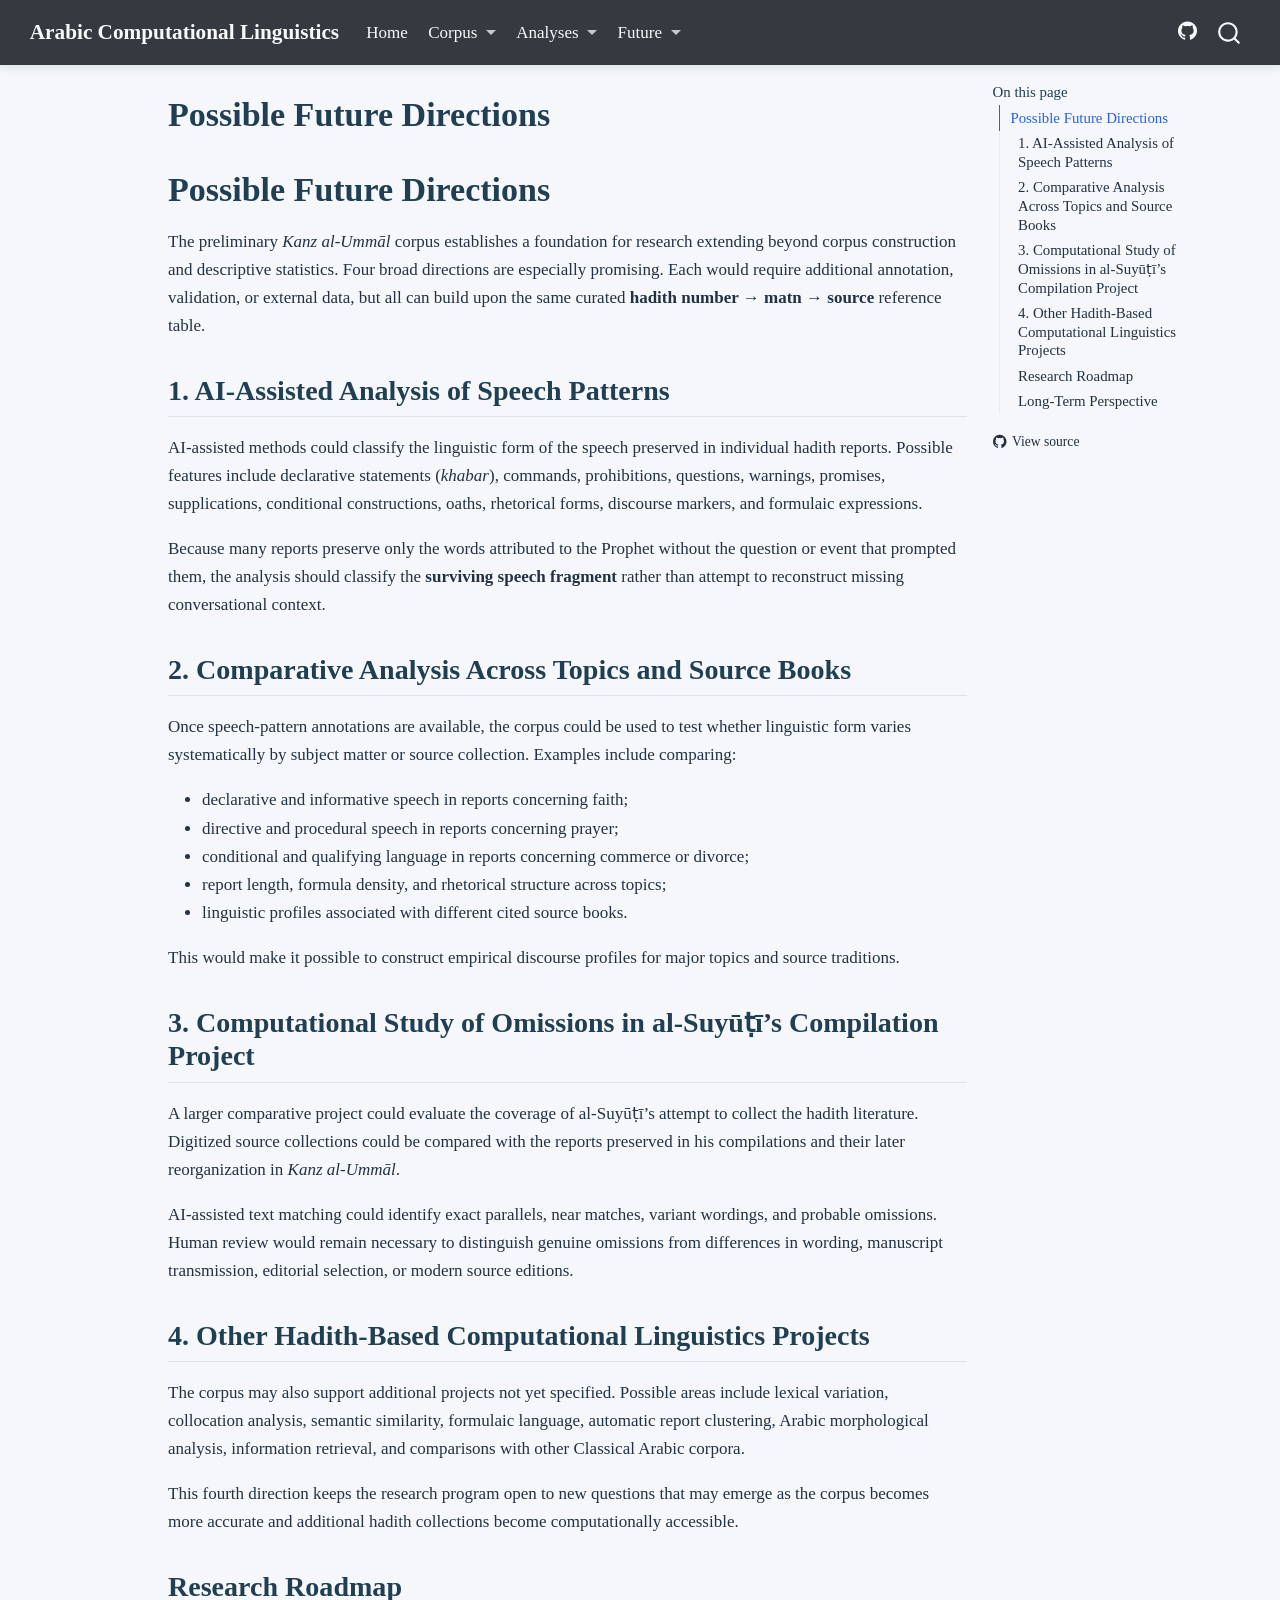
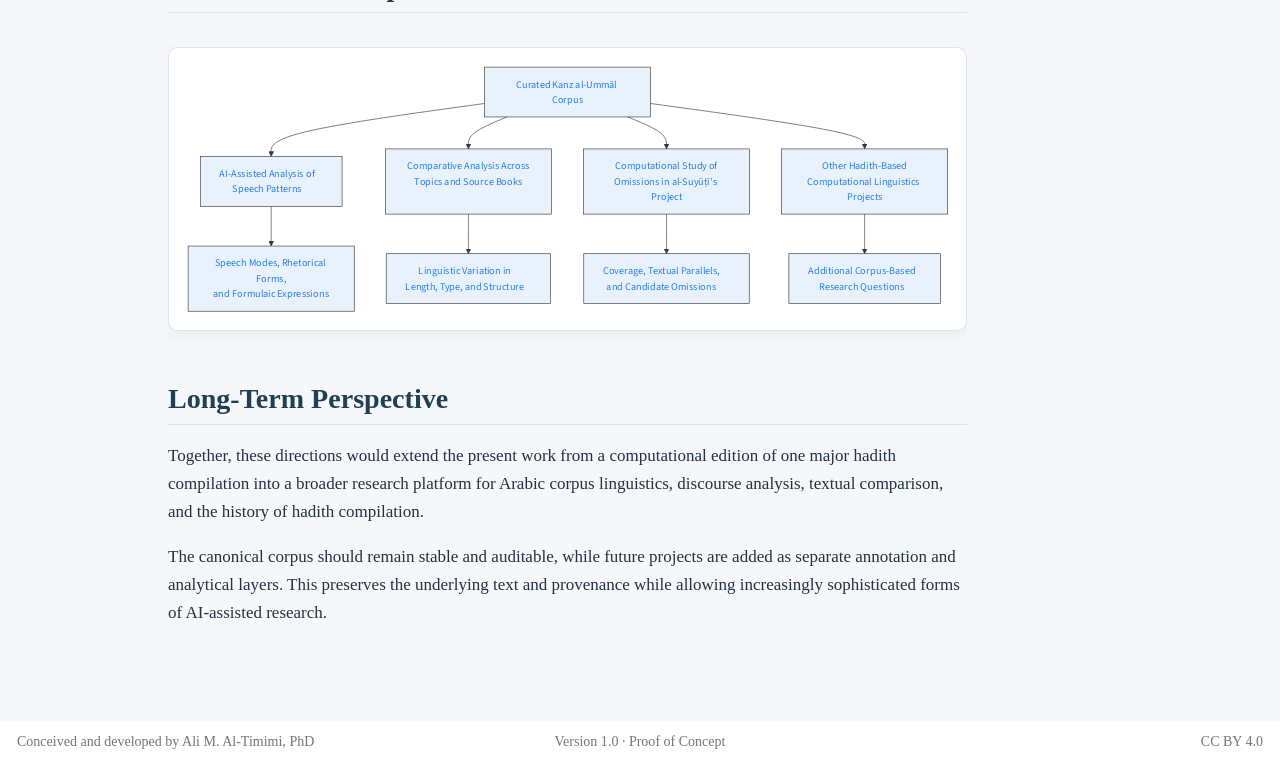
<file: docs/07_possible_future_directions.html>
<!DOCTYPE html>
<html xmlns="http://www.w3.org/1999/xhtml" lang="en" xml:lang="en"><head>

<meta charset="utf-8">
<meta name="generator" content="quarto-1.9.38">

<meta name="viewport" content="width=device-width, initial-scale=1.0, user-scalable=yes">


<title>Possible Future Directions – Arabic Computational Linguistics</title>
<style>
/* Default styles provided by pandoc.
** See https://pandoc.org/MANUAL.html#variables-for-html for config info.
*/
code{white-space: pre-wrap;}
span.smallcaps{font-variant: small-caps;}
div.columns{display: flex; gap: min(4vw, 1.5em);}
div.column{flex: auto; overflow-x: auto;}
div.hanging-indent{margin-left: 1.5em; text-indent: -1.5em;}
ul.task-list{list-style: none;}
ul.task-list li input[type="checkbox"] {
  width: 0.8em;
  margin: 0 0.8em 0.2em -1em; /* quarto-specific, see https://github.com/quarto-dev/quarto-cli/issues/4556 */ 
  vertical-align: middle;
}
</style>


<script src="site_libs/quarto-nav/quarto-nav.js"></script>
<script src="site_libs/quarto-nav/headroom.min.js"></script>
<script src="site_libs/clipboard/clipboard.min.js"></script>
<script src="site_libs/quarto-search/autocomplete.umd.js"></script>
<script src="site_libs/quarto-search/fuse.min.js"></script>
<script src="site_libs/quarto-search/quarto-search.js"></script>
<meta name="quarto:offset" content="./">
<script src="site_libs/quarto-html/quarto.js" type="module"></script>
<script src="site_libs/quarto-html/tabsets/tabsets.js" type="module"></script>
<script src="site_libs/quarto-html/popper.min.js"></script>
<script src="site_libs/quarto-html/tippy.umd.min.js"></script>
<script src="site_libs/quarto-html/anchor.min.js"></script>
<link href="site_libs/quarto-html/tippy.css" rel="stylesheet">
<link href="site_libs/quarto-html/quarto-syntax-highlighting-15634bcf2e68342d4ad2dfa704d543f6.css" rel="stylesheet" id="quarto-text-highlighting-styles">
<script src="site_libs/bootstrap/bootstrap.min.js"></script>
<link href="site_libs/bootstrap/bootstrap-icons.css" rel="stylesheet">
<link href="site_libs/bootstrap/bootstrap-bb22cb1031d83fa3367499398b846a4e.min.css" rel="stylesheet" append-hash="true" id="quarto-bootstrap" data-mode="light">
<script id="quarto-search-options" type="application/json">{
  "location": "navbar",
  "copy-button": false,
  "collapse-after": 3,
  "panel-placement": "end",
  "type": "overlay",
  "limit": 50,
  "keyboard-shortcut": [
    "f",
    "/",
    "s"
  ],
  "show-item-context": false,
  "language": {
    "search-no-results-text": "No results",
    "search-matching-documents-text": "matching documents",
    "search-copy-link-title": "Copy link to search",
    "search-hide-matches-text": "Hide additional matches",
    "search-more-match-text": "more match in this document",
    "search-more-matches-text": "more matches in this document",
    "search-clear-button-title": "Clear",
    "search-text-placeholder": "",
    "search-detached-cancel-button-title": "Cancel",
    "search-submit-button-title": "Submit",
    "search-label": "Search"
  }
}</script>
<style>html{ scroll-behavior: smooth; }</style>
<script src="site_libs/quarto-diagram/mermaid.min.js"></script>
<script src="site_libs/quarto-diagram/mermaid-init.js"></script>
<link href="site_libs/quarto-diagram/mermaid.css" rel="stylesheet">


<link rel="stylesheet" href="styles.css">
</head>

<body class="nav-fixed quarto-light">

<div id="quarto-search-results"></div>
  <header id="quarto-header" class="headroom fixed-top">
    <nav class="navbar navbar-expand-lg " data-bs-theme="dark">
      <div class="navbar-container container-fluid">
      <div class="navbar-brand-container mx-auto">
    <a class="navbar-brand" href="./index.html">
    <span class="navbar-title">Arabic Computational Linguistics</span>
    </a>
  </div>
            <div id="quarto-search" class="" title="Search"></div>
          <button class="navbar-toggler" type="button" data-bs-toggle="collapse" data-bs-target="#navbarCollapse" aria-controls="navbarCollapse" role="menu" aria-expanded="false" aria-label="Toggle navigation" onclick="if (window.quartoToggleHeadroom) { window.quartoToggleHeadroom(); }">
  <span class="navbar-toggler-icon"></span>
</button>
          <div class="collapse navbar-collapse" id="navbarCollapse">
            <ul class="navbar-nav navbar-nav-scroll me-auto">
  <li class="nav-item">
    <a class="nav-link" href="./index.html"> 
<span class="menu-text">Home</span></a>
  </li>  
  <li class="nav-item dropdown ">
    <a class="nav-link dropdown-toggle" href="#" id="nav-menu-corpus" role="link" data-bs-toggle="dropdown" aria-expanded="false">
 <span class="menu-text">Corpus</span>
    </a>
    <ul class="dropdown-menu" aria-labelledby="nav-menu-corpus">    
        <li>
    <a class="dropdown-item" href="./01_source_text_and_digital_sources.html">
 <span class="dropdown-text">Source Text &amp; Digital Sources</span></a>
  </li>  
        <li>
    <a class="dropdown-item" href="./02_computational_corpus.html">
 <span class="dropdown-text">Computational Corpus</span></a>
  </li>  
    </ul>
  </li>
  <li class="nav-item dropdown ">
    <a class="nav-link dropdown-toggle" href="#" id="nav-menu-analyses" role="link" data-bs-toggle="dropdown" aria-expanded="false">
 <span class="menu-text">Analyses</span>
    </a>
    <ul class="dropdown-menu" aria-labelledby="nav-menu-analyses">    
        <li>
    <a class="dropdown-item" href="./03_matn_stats.html">
 <span class="dropdown-text">Matn Statistics</span></a>
  </li>  
        <li>
    <a class="dropdown-item" href="./04_repeated_phrases.html">
 <span class="dropdown-text">Repeated Phrases</span></a>
  </li>  
        <li>
    <a class="dropdown-item" href="./05_source_narrator.html">
 <span class="dropdown-text">Sources &amp; Narrators</span></a>
  </li>  
    </ul>
  </li>
  <li class="nav-item dropdown ">
    <a class="nav-link dropdown-toggle" href="#" id="nav-menu-future" role="link" data-bs-toggle="dropdown" aria-expanded="false">
 <span class="menu-text">Future</span>
    </a>
    <ul class="dropdown-menu" aria-labelledby="nav-menu-future">    
        <li>
    <a class="dropdown-item" href="./06_towards_computational_study_prophetic_traditions.html">
 <span class="dropdown-text">Towards Computational Hadith Studies</span></a>
  </li>  
        <li>
    <a class="dropdown-item" href="./07_possible_future_directions.html">
 <span class="dropdown-text">Possible Future Directions</span></a>
  </li>  
    </ul>
  </li>
</ul>
            <ul class="navbar-nav navbar-nav-scroll ms-auto">
  <li class="nav-item compact">
    <a class="nav-link" href="https://github.com/ali-altimimi-phd/arabic-computational-linguistics"> <i class="bi bi-github" role="img" aria-label="GitHub repository">
</i> 
<span class="menu-text"></span></a>
  </li>  
</ul>
          </div> <!-- /navcollapse -->
            <div class="quarto-navbar-tools">
</div>
      </div> <!-- /container-fluid -->
    </nav>
</header>
<!-- content -->
<div id="quarto-content" class="quarto-container page-columns page-rows-contents page-layout-article page-navbar">
<!-- sidebar -->
<!-- margin-sidebar -->
    <div id="quarto-margin-sidebar" class="sidebar margin-sidebar">
        <nav id="TOC" role="doc-toc" class="toc-active">
    <h2 id="toc-title">On this page</h2>
   
  <ul>
  <li><a href="#possible-future-directions" id="toc-possible-future-directions" class="nav-link active" data-scroll-target="#possible-future-directions">Possible Future Directions</a>
  <ul class="collapse">
  <li><a href="#ai-assisted-analysis-of-speech-patterns" id="toc-ai-assisted-analysis-of-speech-patterns" class="nav-link" data-scroll-target="#ai-assisted-analysis-of-speech-patterns">1. AI-Assisted Analysis of Speech Patterns</a></li>
  <li><a href="#comparative-analysis-across-topics-and-source-books" id="toc-comparative-analysis-across-topics-and-source-books" class="nav-link" data-scroll-target="#comparative-analysis-across-topics-and-source-books">2. Comparative Analysis Across Topics and Source Books</a></li>
  <li><a href="#computational-study-of-omissions-in-al-suyūṭīs-compilation-project" id="toc-computational-study-of-omissions-in-al-suyūṭīs-compilation-project" class="nav-link" data-scroll-target="#computational-study-of-omissions-in-al-suyūṭīs-compilation-project">3. Computational Study of Omissions in al-Suyūṭī’s Compilation Project</a></li>
  <li><a href="#other-hadith-based-computational-linguistics-projects" id="toc-other-hadith-based-computational-linguistics-projects" class="nav-link" data-scroll-target="#other-hadith-based-computational-linguistics-projects">4. Other Hadith-Based Computational Linguistics Projects</a></li>
  <li><a href="#research-roadmap" id="toc-research-roadmap" class="nav-link" data-scroll-target="#research-roadmap">Research Roadmap</a></li>
  <li><a href="#long-term-perspective" id="toc-long-term-perspective" class="nav-link" data-scroll-target="#long-term-perspective">Long-Term Perspective</a></li>
  </ul></li>
  </ul>
<div class="toc-actions"><ul><li><a href="https://github.com/ali-altimimi-phd/arabic-computational-linguistics/blob/main/07_possible_future_directions.qmd" class="toc-action"><i class="bi bi-github"></i>View source</a></li></ul></div></nav>
    </div>
<!-- main -->
<main class="content" id="quarto-document-content">

<header id="title-block-header" class="quarto-title-block default">
<div class="quarto-title">
<h1 class="title">Possible Future Directions</h1>
</div>



<div class="quarto-title-meta">

    
  
    
  </div>
  


</header>


<section id="possible-future-directions" class="level1">
<h1>Possible Future Directions</h1>
<p>The preliminary <em>Kanz al-Ummāl</em> corpus establishes a foundation for research extending beyond corpus construction and descriptive statistics. Four broad directions are especially promising. Each would require additional annotation, validation, or external data, but all can build upon the same curated <strong>hadith number → matn → source</strong> reference table.</p>
<section id="ai-assisted-analysis-of-speech-patterns" class="level2">
<h2 class="anchored" data-anchor-id="ai-assisted-analysis-of-speech-patterns">1. AI-Assisted Analysis of Speech Patterns</h2>
<p>AI-assisted methods could classify the linguistic form of the speech preserved in individual hadith reports. Possible features include declarative statements (<em>khabar</em>), commands, prohibitions, questions, warnings, promises, supplications, conditional constructions, oaths, rhetorical forms, discourse markers, and formulaic expressions.</p>
<p>Because many reports preserve only the words attributed to the Prophet without the question or event that prompted them, the analysis should classify the <strong>surviving speech fragment</strong> rather than attempt to reconstruct missing conversational context.</p>
</section>
<section id="comparative-analysis-across-topics-and-source-books" class="level2">
<h2 class="anchored" data-anchor-id="comparative-analysis-across-topics-and-source-books">2. Comparative Analysis Across Topics and Source Books</h2>
<p>Once speech-pattern annotations are available, the corpus could be used to test whether linguistic form varies systematically by subject matter or source collection. Examples include comparing:</p>
<ul>
<li>declarative and informative speech in reports concerning faith;</li>
<li>directive and procedural speech in reports concerning prayer;</li>
<li>conditional and qualifying language in reports concerning commerce or divorce;</li>
<li>report length, formula density, and rhetorical structure across topics;</li>
<li>linguistic profiles associated with different cited source books.</li>
</ul>
<p>This would make it possible to construct empirical discourse profiles for major topics and source traditions.</p>
</section>
<section id="computational-study-of-omissions-in-al-suyūṭīs-compilation-project" class="level2">
<h2 class="anchored" data-anchor-id="computational-study-of-omissions-in-al-suyūṭīs-compilation-project">3. Computational Study of Omissions in al-Suyūṭī’s Compilation Project</h2>
<p>A larger comparative project could evaluate the coverage of al-Suyūṭī’s attempt to collect the hadith literature. Digitized source collections could be compared with the reports preserved in his compilations and their later reorganization in <em>Kanz al-Ummāl</em>.</p>
<p>AI-assisted text matching could identify exact parallels, near matches, variant wordings, and probable omissions. Human review would remain necessary to distinguish genuine omissions from differences in wording, manuscript transmission, editorial selection, or modern source editions.</p>
</section>
<section id="other-hadith-based-computational-linguistics-projects" class="level2">
<h2 class="anchored" data-anchor-id="other-hadith-based-computational-linguistics-projects">4. Other Hadith-Based Computational Linguistics Projects</h2>
<p>The corpus may also support additional projects not yet specified. Possible areas include lexical variation, collocation analysis, semantic similarity, formulaic language, automatic report clustering, Arabic morphological analysis, information retrieval, and comparisons with other Classical Arabic corpora.</p>
<p>This fourth direction keeps the research program open to new questions that may emerge as the corpus becomes more accurate and additional hadith collections become computationally accessible.</p>
</section>
<section id="research-roadmap" class="level2">
<h2 class="anchored" data-anchor-id="research-roadmap">Research Roadmap</h2>
<div class="cell" data-layout-align="default">
<div class="cell-output-display">
<div>
<p></p><figure class="figure"><p></p>
<div>
<pre class="mermaid mermaid-js">flowchart TD
    A["Curated Kanz al-Ummāl Corpus"]

    A --&gt; B["AI-Assisted Analysis of&lt;br/&gt;Speech Patterns"]
    A --&gt; C["Comparative Analysis Across&lt;br/&gt;Topics and Source Books"]
    A --&gt; D["Computational Study of&lt;br/&gt;Omissions in al-Suyūṭī's Project"]
    A --&gt; H["Other Hadith-Based&lt;br/&gt;Computational Linguistics Projects"]

    B --&gt; E["Speech Modes, Rhetorical Forms,&lt;br/&gt;and Formulaic Expressions"]
    C --&gt; F["Linguistic Variation in&lt;br/&gt;Length, Type, and Structure"]
    D --&gt; G["Coverage, Textual Parallels,&lt;br/&gt;and Candidate Omissions"]
    H --&gt; I["Additional Corpus-Based&lt;br/&gt;Research Questions"]
</pre>
</div>
<p></p></figure><p></p>
</div>
</div>
</div>
</section>
<section id="long-term-perspective" class="level2">
<h2 class="anchored" data-anchor-id="long-term-perspective">Long-Term Perspective</h2>
<p>Together, these directions would extend the present work from a computational edition of one major hadith compilation into a broader research platform for Arabic corpus linguistics, discourse analysis, textual comparison, and the history of hadith compilation.</p>
<p>The canonical corpus should remain stable and auditable, while future projects are added as separate annotation and analytical layers. This preserves the underlying text and provenance while allowing increasingly sophisticated forms of AI-assisted research.</p>


</section>
</section>

</main> <!-- /main -->
<script id="quarto-html-after-body" type="application/javascript">
  window.document.addEventListener("DOMContentLoaded", function (event) {
    const icon = "";
    const anchorJS = new window.AnchorJS();
    anchorJS.options = {
      placement: 'right',
      icon: icon
    };
    anchorJS.add('.anchored');
    const isCodeAnnotation = (el) => {
      for (const clz of el.classList) {
        if (clz.startsWith('code-annotation-')) {                     
          return true;
        }
      }
      return false;
    }
    const onCopySuccess = function(e) {
      // button target
      const button = e.trigger;
      // don't keep focus
      button.blur();
      // flash "checked"
      button.classList.add('code-copy-button-checked');
      var currentTitle = button.getAttribute("title");
      button.setAttribute("title", "Copied!");
      let tooltip;
      if (window.bootstrap) {
        button.setAttribute("data-bs-toggle", "tooltip");
        button.setAttribute("data-bs-placement", "left");
        button.setAttribute("data-bs-title", "Copied!");
        tooltip = new bootstrap.Tooltip(button, 
          { trigger: "manual", 
            customClass: "code-copy-button-tooltip",
            offset: [0, -8]});
        tooltip.show();    
      }
      setTimeout(function() {
        if (tooltip) {
          tooltip.hide();
          button.removeAttribute("data-bs-title");
          button.removeAttribute("data-bs-toggle");
          button.removeAttribute("data-bs-placement");
        }
        button.setAttribute("title", currentTitle);
        button.classList.remove('code-copy-button-checked');
      }, 1000);
      // clear code selection
      e.clearSelection();
    }
    const getTextToCopy = function(trigger) {
      const outerScaffold = trigger.parentElement.cloneNode(true);
      const codeEl = outerScaffold.querySelector('code');
      for (const childEl of codeEl.children) {
        if (isCodeAnnotation(childEl)) {
          childEl.remove();
        }
      }
      return codeEl.innerText;
    }
    const clipboard = new window.ClipboardJS('.code-copy-button:not([data-in-quarto-modal])', {
      text: getTextToCopy
    });
    clipboard.on('success', onCopySuccess);
    if (window.document.getElementById('quarto-embedded-source-code-modal')) {
      const clipboardModal = new window.ClipboardJS('.code-copy-button[data-in-quarto-modal]', {
        text: getTextToCopy,
        container: window.document.getElementById('quarto-embedded-source-code-modal')
      });
      clipboardModal.on('success', onCopySuccess);
    }
      var localhostRegex = new RegExp(/^(?:http|https):\/\/localhost\:?[0-9]*\//);
      var mailtoRegex = new RegExp(/^mailto:/);
        var filterRegex = new RegExp("https:\/\/ali-altimimi-phd\.github\.io\/arabic-computational-linguistics\/");
      var isInternal = (href) => {
          return filterRegex.test(href) || localhostRegex.test(href) || mailtoRegex.test(href);
      }
      // Inspect non-navigation links and adorn them if external
     var links = window.document.querySelectorAll('a[href]:not(.nav-link):not(.navbar-brand):not(.toc-action):not(.sidebar-link):not(.sidebar-item-toggle):not(.pagination-link):not(.no-external):not([aria-hidden]):not(.dropdown-item):not(.quarto-navigation-tool):not(.about-link)');
      for (var i=0; i<links.length; i++) {
        const link = links[i];
        if (!isInternal(link.href)) {
          // undo the damage that might have been done by quarto-nav.js in the case of
          // links that we want to consider external
          if (link.dataset.originalHref !== undefined) {
            link.href = link.dataset.originalHref;
          }
            // target, if specified
            link.setAttribute("target", "_blank");
            if (link.getAttribute("rel") === null) {
              link.setAttribute("rel", "noopener");
            }
        }
      }
    function tippyHover(el, contentFn, onTriggerFn, onUntriggerFn) {
      const config = {
        allowHTML: true,
        maxWidth: 500,
        delay: 100,
        arrow: false,
        appendTo: function(el) {
            return el.parentElement;
        },
        interactive: true,
        interactiveBorder: 10,
        theme: 'quarto',
        placement: 'bottom-start',
      };
      if (contentFn) {
        config.content = contentFn;
      }
      if (onTriggerFn) {
        config.onTrigger = onTriggerFn;
      }
      if (onUntriggerFn) {
        config.onUntrigger = onUntriggerFn;
      }
      window.tippy(el, config); 
    }
    const noterefs = window.document.querySelectorAll('a[role="doc-noteref"]');
    for (var i=0; i<noterefs.length; i++) {
      const ref = noterefs[i];
      tippyHover(ref, function() {
        // use id or data attribute instead here
        let href = ref.getAttribute('data-footnote-href') || ref.getAttribute('href');
        try { href = new URL(href).hash; } catch {}
        const id = href.replace(/^#\/?/, "");
        const note = window.document.getElementById(id);
        if (note) {
          return note.innerHTML;
        } else {
          return "";
        }
      });
    }
    const xrefs = window.document.querySelectorAll('a.quarto-xref');
    const processXRef = (id, note) => {
      // Strip column container classes
      const stripColumnClz = (el) => {
        el.classList.remove("page-full", "page-columns");
        if (el.children) {
          for (const child of el.children) {
            stripColumnClz(child);
          }
        }
      }
      stripColumnClz(note)
      if (id === null || id.startsWith('sec-')) {
        // Special case sections, only their first couple elements
        const container = document.createElement("div");
        if (note.children && note.children.length > 2) {
          container.appendChild(note.children[0].cloneNode(true));
          for (let i = 1; i < note.children.length; i++) {
            const child = note.children[i];
            if (child.tagName === "P" && child.innerText === "") {
              continue;
            } else {
              container.appendChild(child.cloneNode(true));
              break;
            }
          }
          if (window.Quarto?.typesetMath) {
            window.Quarto.typesetMath(container);
          }
          return container.innerHTML
        } else {
          if (window.Quarto?.typesetMath) {
            window.Quarto.typesetMath(note);
          }
          return note.innerHTML;
        }
      } else {
        // Remove any anchor links if they are present
        const anchorLink = note.querySelector('a.anchorjs-link');
        if (anchorLink) {
          anchorLink.remove();
        }
        if (window.Quarto?.typesetMath) {
          window.Quarto.typesetMath(note);
        }
        if (note.classList.contains("callout")) {
          return note.outerHTML;
        } else {
          return note.innerHTML;
        }
      }
    }
    for (var i=0; i<xrefs.length; i++) {
      const xref = xrefs[i];
      tippyHover(xref, undefined, function(instance) {
        instance.disable();
        let url = xref.getAttribute('href');
        let hash = undefined; 
        if (url.startsWith('#')) {
          hash = url;
        } else {
          try { hash = new URL(url).hash; } catch {}
        }
        if (hash) {
          const id = hash.replace(/^#\/?/, "");
          const note = window.document.getElementById(id);
          if (note !== null) {
            try {
              const html = processXRef(id, note.cloneNode(true));
              instance.setContent(html);
            } finally {
              instance.enable();
              instance.show();
            }
          } else {
            // See if we can fetch this
            fetch(url.split('#')[0])
            .then(res => res.text())
            .then(html => {
              const parser = new DOMParser();
              const htmlDoc = parser.parseFromString(html, "text/html");
              const note = htmlDoc.getElementById(id);
              if (note !== null) {
                const html = processXRef(id, note);
                instance.setContent(html);
              } 
            }).finally(() => {
              instance.enable();
              instance.show();
            });
          }
        } else {
          // See if we can fetch a full url (with no hash to target)
          // This is a special case and we should probably do some content thinning / targeting
          fetch(url)
          .then(res => res.text())
          .then(html => {
            const parser = new DOMParser();
            const htmlDoc = parser.parseFromString(html, "text/html");
            const note = htmlDoc.querySelector('main.content');
            if (note !== null) {
              // This should only happen for chapter cross references
              // (since there is no id in the URL)
              // remove the first header
              if (note.children.length > 0 && note.children[0].tagName === "HEADER") {
                note.children[0].remove();
              }
              const html = processXRef(null, note);
              instance.setContent(html);
            } 
          }).finally(() => {
            instance.enable();
            instance.show();
          });
        }
      }, function(instance) {
      });
    }
        let selectedAnnoteEl;
        const selectorForAnnotation = ( cell, annotation) => {
          let cellAttr = 'data-code-cell="' + cell + '"';
          let lineAttr = 'data-code-annotation="' +  annotation + '"';
          const selector = 'span[' + cellAttr + '][' + lineAttr + ']';
          return selector;
        }
        const selectCodeLines = (annoteEl) => {
          const doc = window.document;
          const targetCell = annoteEl.getAttribute("data-target-cell");
          const targetAnnotation = annoteEl.getAttribute("data-target-annotation");
          const annoteSpan = window.document.querySelector(selectorForAnnotation(targetCell, targetAnnotation));
          const lines = annoteSpan.getAttribute("data-code-lines").split(",");
          const lineIds = lines.map((line) => {
            return targetCell + "-" + line;
          })
          let top = null;
          let height = null;
          let parent = null;
          if (lineIds.length > 0) {
              //compute the position of the single el (top and bottom and make a div)
              const el = window.document.getElementById(lineIds[0]);
              top = el.offsetTop;
              height = el.offsetHeight;
              parent = el.parentElement.parentElement;
            if (lineIds.length > 1) {
              const lastEl = window.document.getElementById(lineIds[lineIds.length - 1]);
              const bottom = lastEl.offsetTop + lastEl.offsetHeight;
              height = bottom - top;
            }
            if (top !== null && height !== null && parent !== null) {
              // cook up a div (if necessary) and position it 
              let div = window.document.getElementById("code-annotation-line-highlight");
              if (div === null) {
                div = window.document.createElement("div");
                div.setAttribute("id", "code-annotation-line-highlight");
                div.style.position = 'absolute';
                parent.appendChild(div);
              }
              div.style.top = top - 2 + "px";
              div.style.height = height + 4 + "px";
              div.style.left = 0;
              let gutterDiv = window.document.getElementById("code-annotation-line-highlight-gutter");
              if (gutterDiv === null) {
                gutterDiv = window.document.createElement("div");
                gutterDiv.setAttribute("id", "code-annotation-line-highlight-gutter");
                gutterDiv.style.position = 'absolute';
                const codeCell = window.document.getElementById(targetCell);
                const gutter = codeCell.querySelector('.code-annotation-gutter');
                gutter.appendChild(gutterDiv);
              }
              gutterDiv.style.top = top - 2 + "px";
              gutterDiv.style.height = height + 4 + "px";
            }
            selectedAnnoteEl = annoteEl;
          }
        };
        const unselectCodeLines = () => {
          const elementsIds = ["code-annotation-line-highlight", "code-annotation-line-highlight-gutter"];
          elementsIds.forEach((elId) => {
            const div = window.document.getElementById(elId);
            if (div) {
              div.remove();
            }
          });
          selectedAnnoteEl = undefined;
        };
          // Handle positioning of the toggle
      window.addEventListener(
        "resize",
        throttle(() => {
          elRect = undefined;
          if (selectedAnnoteEl) {
            selectCodeLines(selectedAnnoteEl);
          }
        }, 10)
      );
      function throttle(fn, ms) {
      let throttle = false;
      let timer;
        return (...args) => {
          if(!throttle) { // first call gets through
              fn.apply(this, args);
              throttle = true;
          } else { // all the others get throttled
              if(timer) clearTimeout(timer); // cancel #2
              timer = setTimeout(() => {
                fn.apply(this, args);
                timer = throttle = false;
              }, ms);
          }
        };
      }
        // Attach click handler to the DT
        const annoteDls = window.document.querySelectorAll('dt[data-target-cell]');
        for (const annoteDlNode of annoteDls) {
          annoteDlNode.addEventListener('click', (event) => {
            const clickedEl = event.target;
            if (clickedEl !== selectedAnnoteEl) {
              unselectCodeLines();
              const activeEl = window.document.querySelector('dt[data-target-cell].code-annotation-active');
              if (activeEl) {
                activeEl.classList.remove('code-annotation-active');
              }
              selectCodeLines(clickedEl);
              clickedEl.classList.add('code-annotation-active');
            } else {
              // Unselect the line
              unselectCodeLines();
              clickedEl.classList.remove('code-annotation-active');
            }
          });
        }
    const findCites = (el) => {
      const parentEl = el.parentElement;
      if (parentEl) {
        const cites = parentEl.dataset.cites;
        if (cites) {
          return {
            el,
            cites: cites.split(' ')
          };
        } else {
          return findCites(el.parentElement)
        }
      } else {
        return undefined;
      }
    };
    var bibliorefs = window.document.querySelectorAll('a[role="doc-biblioref"]');
    for (var i=0; i<bibliorefs.length; i++) {
      const ref = bibliorefs[i];
      const citeInfo = findCites(ref);
      if (citeInfo) {
        tippyHover(citeInfo.el, function() {
          var popup = window.document.createElement('div');
          citeInfo.cites.forEach(function(cite) {
            var citeDiv = window.document.createElement('div');
            citeDiv.classList.add('hanging-indent');
            citeDiv.classList.add('csl-entry');
            var biblioDiv = window.document.getElementById('ref-' + cite);
            if (biblioDiv) {
              citeDiv.innerHTML = biblioDiv.innerHTML;
            }
            popup.appendChild(citeDiv);
          });
          return popup.innerHTML;
        });
      }
    }
  });
  </script>
</div> <!-- /content -->
<footer class="footer">
  <div class="nav-footer">
    <div class="nav-footer-left">
<p>Conceived and developed by Ali M. Al-Timimi, PhD</p>
</div>   
    <div class="nav-footer-center">
<p>Version 1.0 · Proof of Concept</p>
<div class="toc-actions d-sm-block d-md-none"><ul><li><a href="https://github.com/ali-altimimi-phd/arabic-computational-linguistics/blob/main/07_possible_future_directions.qmd" class="toc-action"><i class="bi bi-github"></i>View source</a></li></ul></div></div>
    <div class="nav-footer-right">
<p>CC BY 4.0</p>
</div>
  </div>
</footer>




<script src="site_libs/quarto-html/zenscroll-min.js"></script>
</body></html>
</file>
<file: docs/site_libs/quarto-html/tippy.css>
.tippy-box[data-animation=fade][data-state=hidden]{opacity:0}[data-tippy-root]{max-width:calc(100vw - 10px)}.tippy-box{position:relative;background-color:#333;color:#fff;border-radius:4px;font-size:14px;line-height:1.4;white-space:normal;outline:0;transition-property:transform,visibility,opacity}.tippy-box[data-placement^=top]>.tippy-arrow{bottom:0}.tippy-box[data-placement^=top]>.tippy-arrow:before{bottom:-7px;left:0;border-width:8px 8px 0;border-top-color:initial;transform-origin:center top}.tippy-box[data-placement^=bottom]>.tippy-arrow{top:0}.tippy-box[data-placement^=bottom]>.tippy-arrow:before{top:-7px;left:0;border-width:0 8px 8px;border-bottom-color:initial;transform-origin:center bottom}.tippy-box[data-placement^=left]>.tippy-arrow{right:0}.tippy-box[data-placement^=left]>.tippy-arrow:before{border-width:8px 0 8px 8px;border-left-color:initial;right:-7px;transform-origin:center left}.tippy-box[data-placement^=right]>.tippy-arrow{left:0}.tippy-box[data-placement^=right]>.tippy-arrow:before{left:-7px;border-width:8px 8px 8px 0;border-right-color:initial;transform-origin:center right}.tippy-box[data-inertia][data-state=visible]{transition-timing-function:cubic-bezier(.54,1.5,.38,1.11)}.tippy-arrow{width:16px;height:16px;color:#333}.tippy-arrow:before{content:"";position:absolute;border-color:transparent;border-style:solid}.tippy-content{position:relative;padding:5px 9px;z-index:1}
</file>
<file: docs/site_libs/quarto-html/quarto-syntax-highlighting-15634bcf2e68342d4ad2dfa704d543f6.css>
/* quarto syntax highlight colors */
:root {
  --quarto-hl-ot-color: #003B4F;
  --quarto-hl-at-color: #657422;
  --quarto-hl-ss-color: #20794D;
  --quarto-hl-an-color: #5E5E5E;
  --quarto-hl-fu-color: #4758AB;
  --quarto-hl-st-color: #20794D;
  --quarto-hl-cf-color: #003B4F;
  --quarto-hl-op-color: #5E5E5E;
  --quarto-hl-er-color: #AD0000;
  --quarto-hl-bn-color: #AD0000;
  --quarto-hl-al-color: #AD0000;
  --quarto-hl-va-color: #111111;
  --quarto-hl-bu-color: inherit;
  --quarto-hl-ex-color: inherit;
  --quarto-hl-pp-color: #AD0000;
  --quarto-hl-in-color: #5E5E5E;
  --quarto-hl-vs-color: #20794D;
  --quarto-hl-wa-color: #5E5E5E;
  --quarto-hl-do-color: #5E5E5E;
  --quarto-hl-im-color: #00769E;
  --quarto-hl-ch-color: #20794D;
  --quarto-hl-dt-color: #AD0000;
  --quarto-hl-fl-color: #AD0000;
  --quarto-hl-co-color: #5E5E5E;
  --quarto-hl-cv-color: #5E5E5E;
  --quarto-hl-cn-color: #8f5902;
  --quarto-hl-sc-color: #5E5E5E;
  --quarto-hl-dv-color: #AD0000;
  --quarto-hl-kw-color: #003B4F;
}

/* other quarto variables */
:root {
  --quarto-font-monospace: SFMono-Regular, Menlo, Monaco, Consolas, "Liberation Mono", "Courier New", monospace;
}

/* syntax highlight based on Pandoc's rules */
pre > code.sourceCode > span {
  color: #003B4F;
}

code.sourceCode > span {
  color: #003B4F;
}

div.sourceCode,
div.sourceCode pre.sourceCode {
  color: #003B4F;
}

/* Normal */
code span {
  color: #003B4F;
}

/* Alert */
code span.al {
  color: #AD0000;
  font-style: inherit;
}

/* Annotation */
code span.an {
  color: #5E5E5E;
  font-style: inherit;
}

/* Attribute */
code span.at {
  color: #657422;
  font-style: inherit;
}

/* BaseN */
code span.bn {
  color: #AD0000;
  font-style: inherit;
}

/* BuiltIn */
code span.bu {
  font-style: inherit;
}

/* ControlFlow */
code span.cf {
  color: #003B4F;
  font-weight: bold;
  font-style: inherit;
}

/* Char */
code span.ch {
  color: #20794D;
  font-style: inherit;
}

/* Constant */
code span.cn {
  color: #8f5902;
  font-style: inherit;
}

/* Comment */
code span.co {
  color: #5E5E5E;
  font-style: inherit;
}

/* CommentVar */
code span.cv {
  color: #5E5E5E;
  font-style: italic;
}

/* Documentation */
code span.do {
  color: #5E5E5E;
  font-style: italic;
}

/* DataType */
code span.dt {
  color: #AD0000;
  font-style: inherit;
}

/* DecVal */
code span.dv {
  color: #AD0000;
  font-style: inherit;
}

/* Error */
code span.er {
  color: #AD0000;
  font-style: inherit;
}

/* Extension */
code span.ex {
  font-style: inherit;
}

/* Float */
code span.fl {
  color: #AD0000;
  font-style: inherit;
}

/* Function */
code span.fu {
  color: #4758AB;
  font-style: inherit;
}

/* Import */
code span.im {
  color: #00769E;
  font-style: inherit;
}

/* Information */
code span.in {
  color: #5E5E5E;
  font-style: inherit;
}

/* Keyword */
code span.kw {
  color: #003B4F;
  font-weight: bold;
  font-style: inherit;
}

/* Operator */
code span.op {
  color: #5E5E5E;
  font-style: inherit;
}

/* Other */
code span.ot {
  color: #003B4F;
  font-style: inherit;
}

/* Preprocessor */
code span.pp {
  color: #AD0000;
  font-style: inherit;
}

/* SpecialChar */
code span.sc {
  color: #5E5E5E;
  font-style: inherit;
}

/* SpecialString */
code span.ss {
  color: #20794D;
  font-style: inherit;
}

/* String */
code span.st {
  color: #20794D;
  font-style: inherit;
}

/* Variable */
code span.va {
  color: #111111;
  font-style: inherit;
}

/* VerbatimString */
code span.vs {
  color: #20794D;
  font-style: inherit;
}

/* Warning */
code span.wa {
  color: #5E5E5E;
  font-style: italic;
}

.prevent-inlining {
  content: "</";
}

/*# sourceMappingURL=f23921c56f73e400b49028c9186a1aa0.css.map */
</file>
<file: docs/styles.css>
/* Dashboard theme */
:root {
  --dash-bg: #f5f7fa;
  --dash-surface: #ffffff;
  --dash-border: #dfe5ec;
  --dash-text: #243142;
  --dash-muted: #64748b;
  --dash-accent: #315b72;
  --dash-accent-soft: #e9f1f5;
  --dash-accent-dark: #203f52;
  --dash-shadow: 0 8px 22px rgba(31, 49, 69, 0.07);
}

body {
  font-family: "Times New Roman", "Amiri", serif;
  line-height: 1.65;
  color: var(--dash-text);
  background: var(--dash-bg);
}

.arabic, [lang="ar"] {
  font-family: "Amiri", serif;
  direction: rtl;
  text-align: right;
  font-size: 1.15em;
}

h1, h2, h3, h4 { color: var(--dash-accent-dark); }

.navbar { box-shadow: 0 2px 10px rgba(20, 35, 50, 0.12); }
.navbar-brand { font-weight: 600; }

#quarto-content { background: var(--dash-bg); }
main.content { max-width: 1320px; }

.dashboard-hero {
  background: linear-gradient(135deg, #203f52 0%, #315b72 55%, #49778e 100%);
  color: #ffffff;
  padding: 3.2rem 3.5rem;
  margin-bottom: 2rem;
  border-radius: 0 0 18px 18px;
  box-shadow: var(--dash-shadow);
}

.dashboard-hero h1 {
  color: #ffffff;
  max-width: 980px;
  margin: 0.5rem 0 0.85rem;
  font-size: clamp(2rem, 4vw, 3.25rem);
  line-height: 1.12;
}

.hero-arabic {
  font-family: "Amiri", serif;
  font-size: clamp(1.55rem, 3vw, 2.35rem);
  line-height: 1.6;
  color: #f3f7f9;
  margin-bottom: 0.4rem;
}

.hero-subtitle {
  max-width: 900px;
  font-size: 1.16rem;
  color: #e7eef2;
  margin-bottom: 1.25rem;
}

.status-pill {
  display: inline-block;
  padding: 0.38rem 0.8rem;
  border: 1px solid rgba(255,255,255,0.35);
  border-radius: 999px;
  background: rgba(255,255,255,0.10);
  font-size: 0.9rem;
}

.dashboard-section-title {
  margin-top: 2.4rem;
  margin-bottom: 1.1rem;
  font-weight: 650;
}

.kpi-grid {
  display: grid;
  grid-template-columns: repeat(4, minmax(0, 1fr));
  gap: 1rem;
  margin: 1rem 0 1.35rem;
}

.kpi-card {
  background: var(--dash-surface);
  border: 1px solid var(--dash-border);
  border-radius: 12px;
  padding: 1.25rem 1.15rem;
  box-shadow: var(--dash-shadow);
  min-height: 118px;
  display: flex;
  flex-direction: column;
  justify-content: center;
}

.kpi-value {
  color: var(--dash-accent);
  font-size: 2rem;
  font-weight: 700;
  line-height: 1.05;
  margin-bottom: 0.4rem;
}

.kpi-label {
  color: var(--dash-muted);
  font-size: 0.93rem;
  line-height: 1.3;
}

.dashboard-note {
  background: var(--dash-accent-soft);
  border-left: 4px solid var(--dash-accent);
  border-radius: 8px;
  padding: 1rem 1.2rem;
  margin: 1.2rem 0 2rem;
}

.dashboard-card-grid {
  display: grid;
  grid-template-columns: repeat(3, minmax(0, 1fr));
  gap: 1.15rem;
  margin: 1rem 0 2.2rem;
}

.dashboard-card {
  background: var(--dash-surface);
  border: 1px solid var(--dash-border);
  border-radius: 14px;
  padding: 1.35rem 1.4rem;
  box-shadow: var(--dash-shadow);
  transition: transform 0.15s ease, box-shadow 0.15s ease;
}

.dashboard-card:hover {
  transform: translateY(-2px);
  box-shadow: 0 12px 28px rgba(31,49,69,0.11);
}

.dashboard-card h3 { margin-top: 0; font-size: 1.22rem; }
.dashboard-card p { color: #465668; font-size: 0.98rem; }
.dashboard-card a { font-weight: 600; text-decoration: none; }

.dashboard-card-accent {
  background: #f0f6f8;
  border-color: #b8ccd6;
}

.dashboard-footer-callout {
  background: var(--dash-surface);
  border: 1px solid var(--dash-border);
  border-top: 4px solid var(--dash-accent);
  border-radius: 12px;
  padding: 1.35rem 1.5rem;
  margin: 2rem 0;
  box-shadow: var(--dash-shadow);
}

table { font-size: 0.92em; background: #ffffff; }
td, th { vertical-align: top; }

.figure {
  background: #ffffff;
  border: 1px solid var(--dash-border);
  border-radius: 10px;
  padding: 0.8rem;
  box-shadow: 0 5px 16px rgba(31,49,69,0.05);
}

.callout { border-radius: 9px; }

@media (max-width: 1100px) {
  .kpi-grid { grid-template-columns: repeat(2, minmax(0, 1fr)); }
  .dashboard-card-grid { grid-template-columns: repeat(2, minmax(0, 1fr)); }
}

@media (max-width: 700px) {
  .dashboard-hero { padding: 2rem 1.3rem; border-radius: 0 0 12px 12px; }
  .kpi-grid, .dashboard-card-grid { grid-template-columns: 1fr; }
}
</file>
<file: docs/site_libs/quarto-diagram/mermaid.css>
.mermaidTooltip {
  position: absolute;
  text-align: center;
  max-width: 200px;
  padding: 2px;
  font-family: "trebuchet ms", verdana, arial;
  font-size: 12px;
  background: #ffffde;
  border: 1px solid #aaaa33;
  border-radius: 2px;
  pointer-events: none;
  z-index: 1000;
}
</file>
